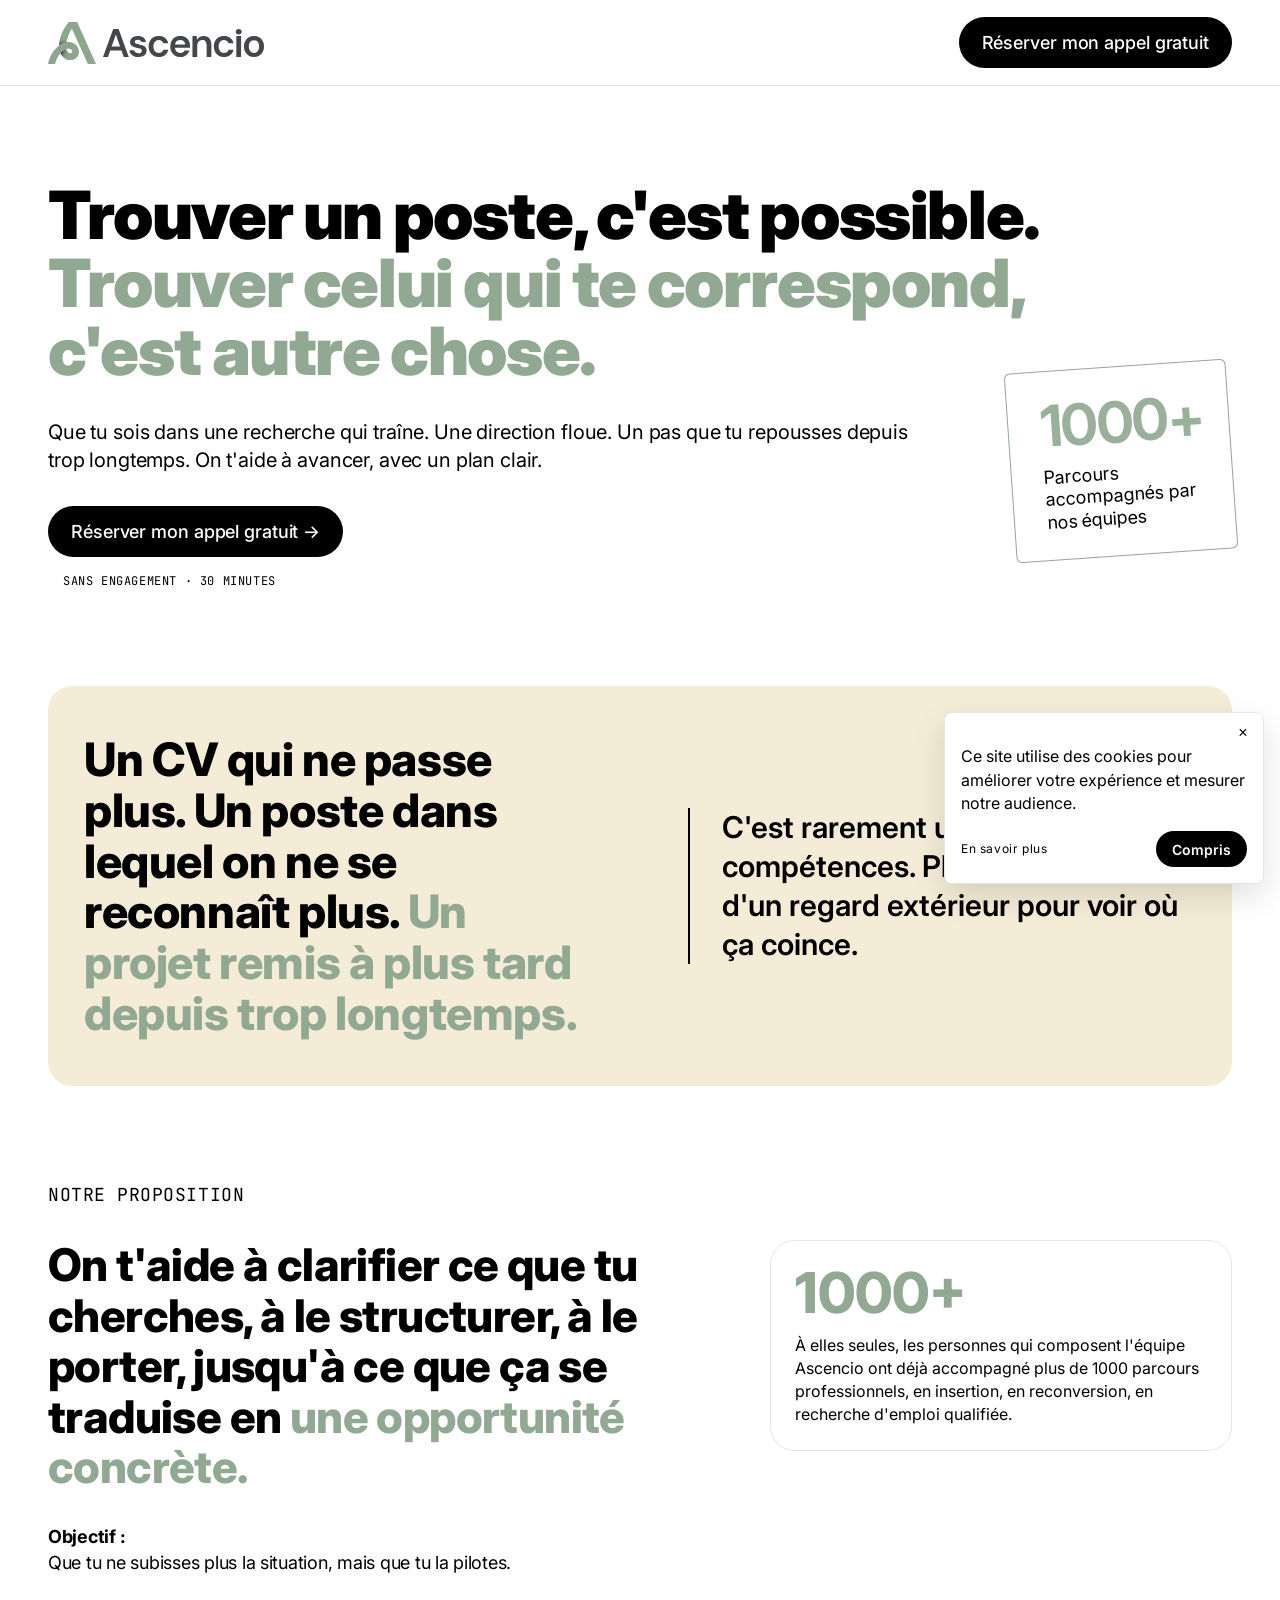
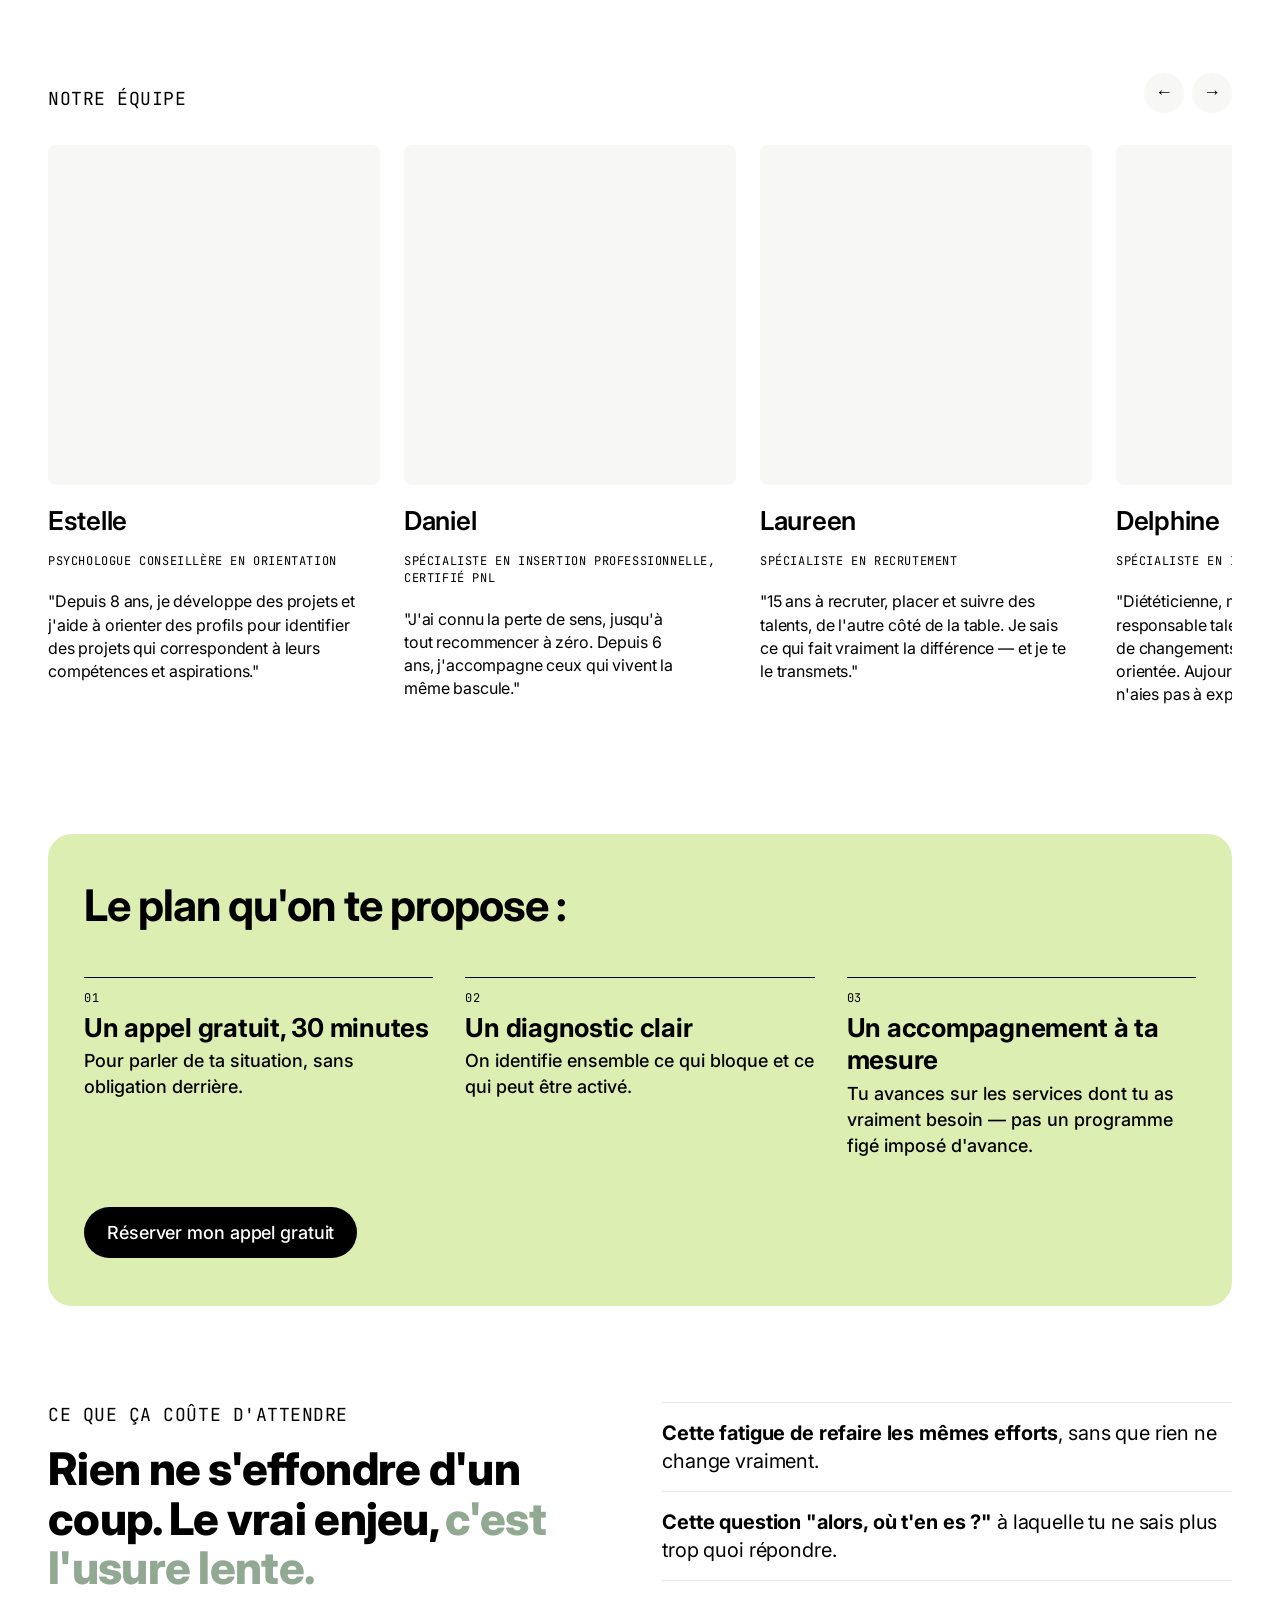
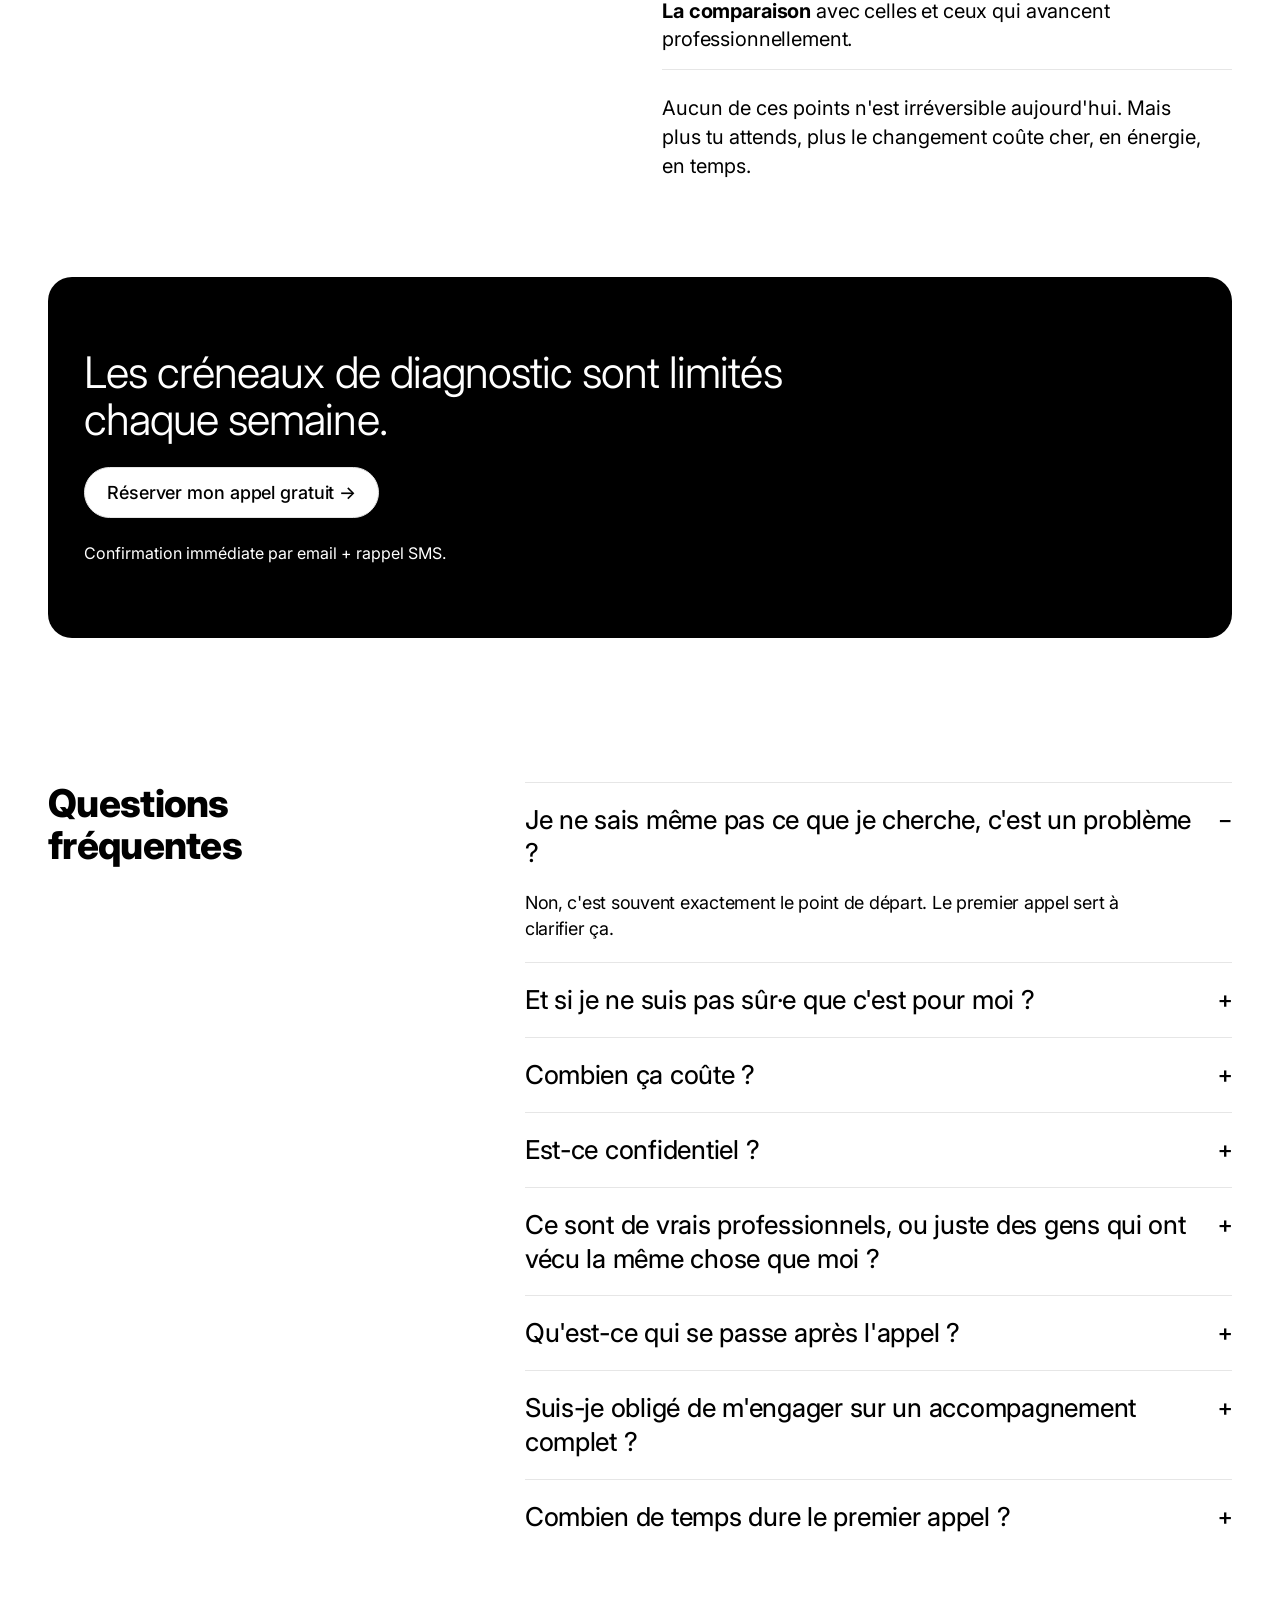
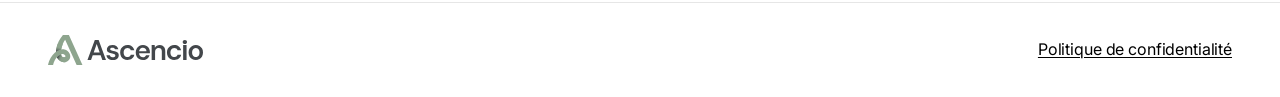
<file: index.html>
<!doctype html>
<html lang="fr">
<head>
<meta charset="utf-8">
<meta name="viewport" content="width=device-width, initial-scale=1">
<meta http-equiv="refresh" content="0; url=/avancer-professionnellement/">
<link rel="canonical" href="https://go.ascencio.ch/avancer-professionnellement/">
<title>Ascencio</title>
</head>
<body>
<p>Redirection en cours… <a href="/avancer-professionnellement/">clique ici si rien ne se passe</a>.</p>
</body>
</html>
</file>
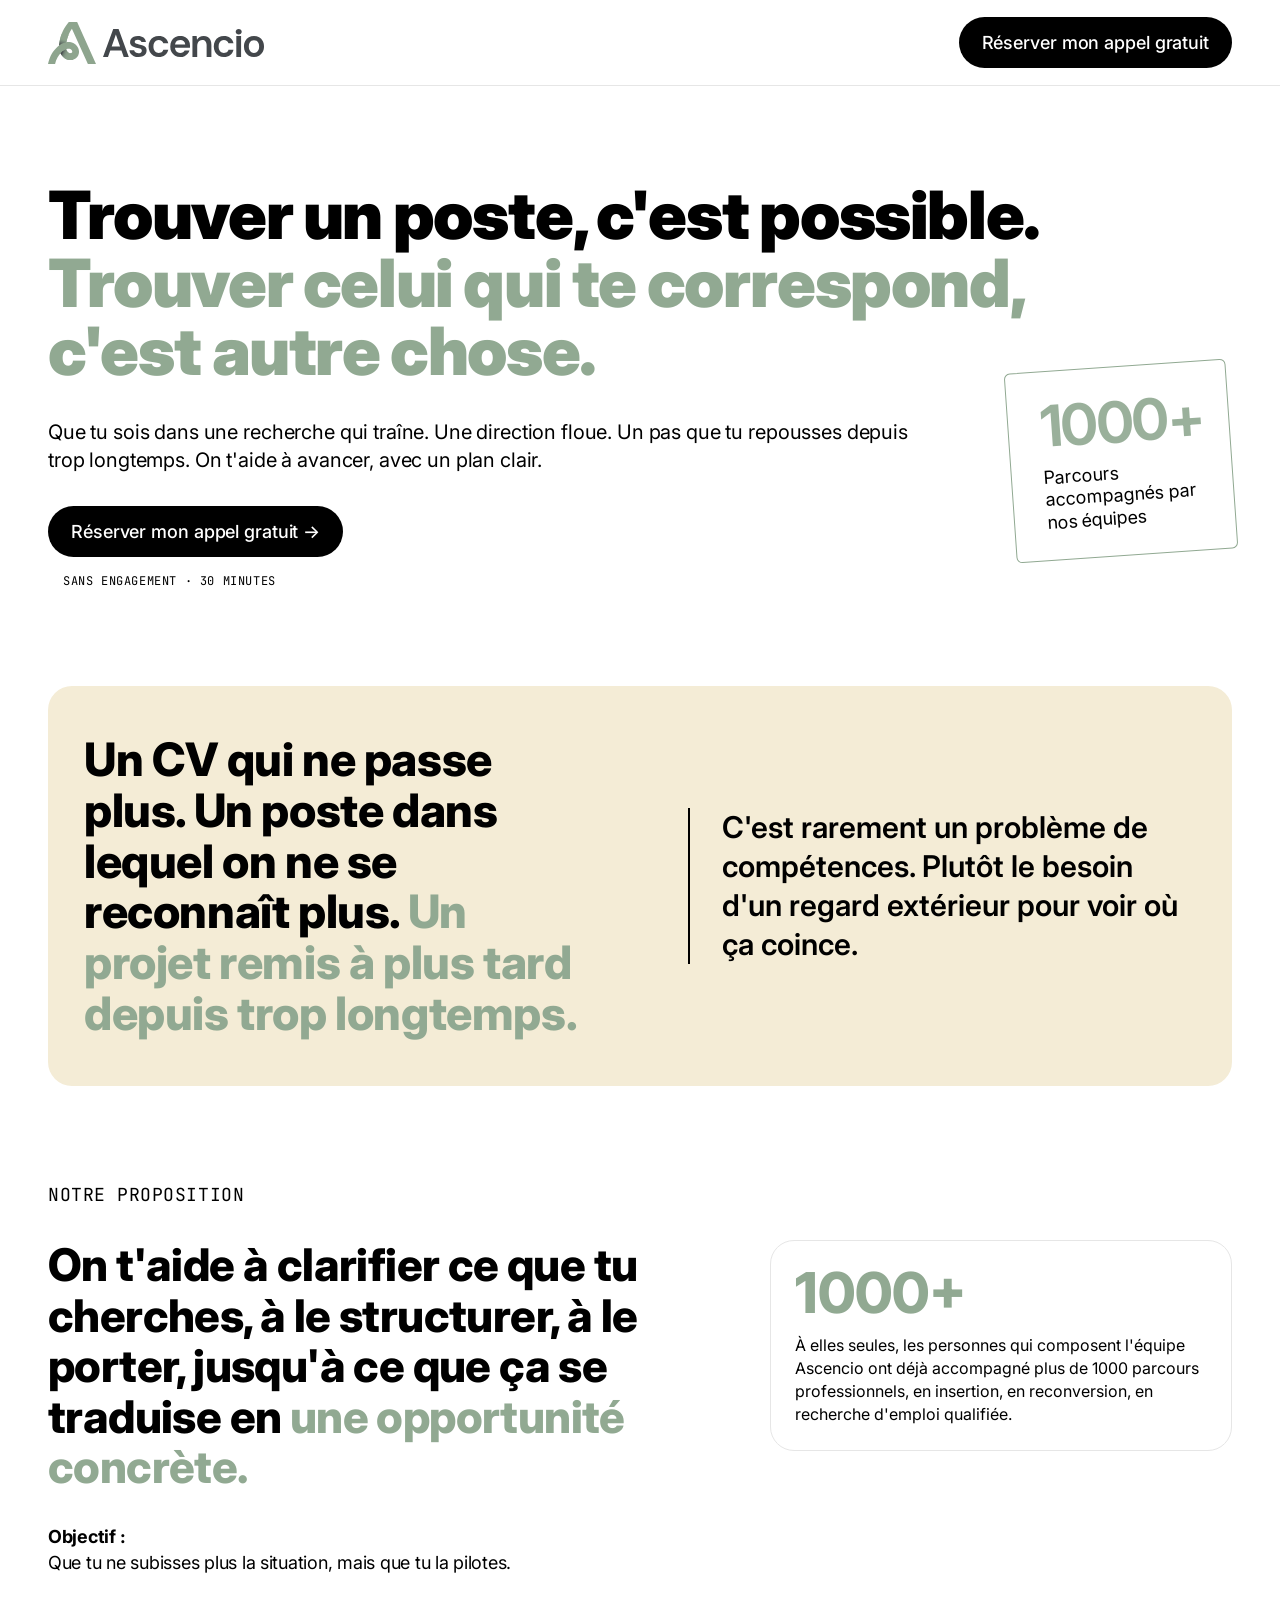
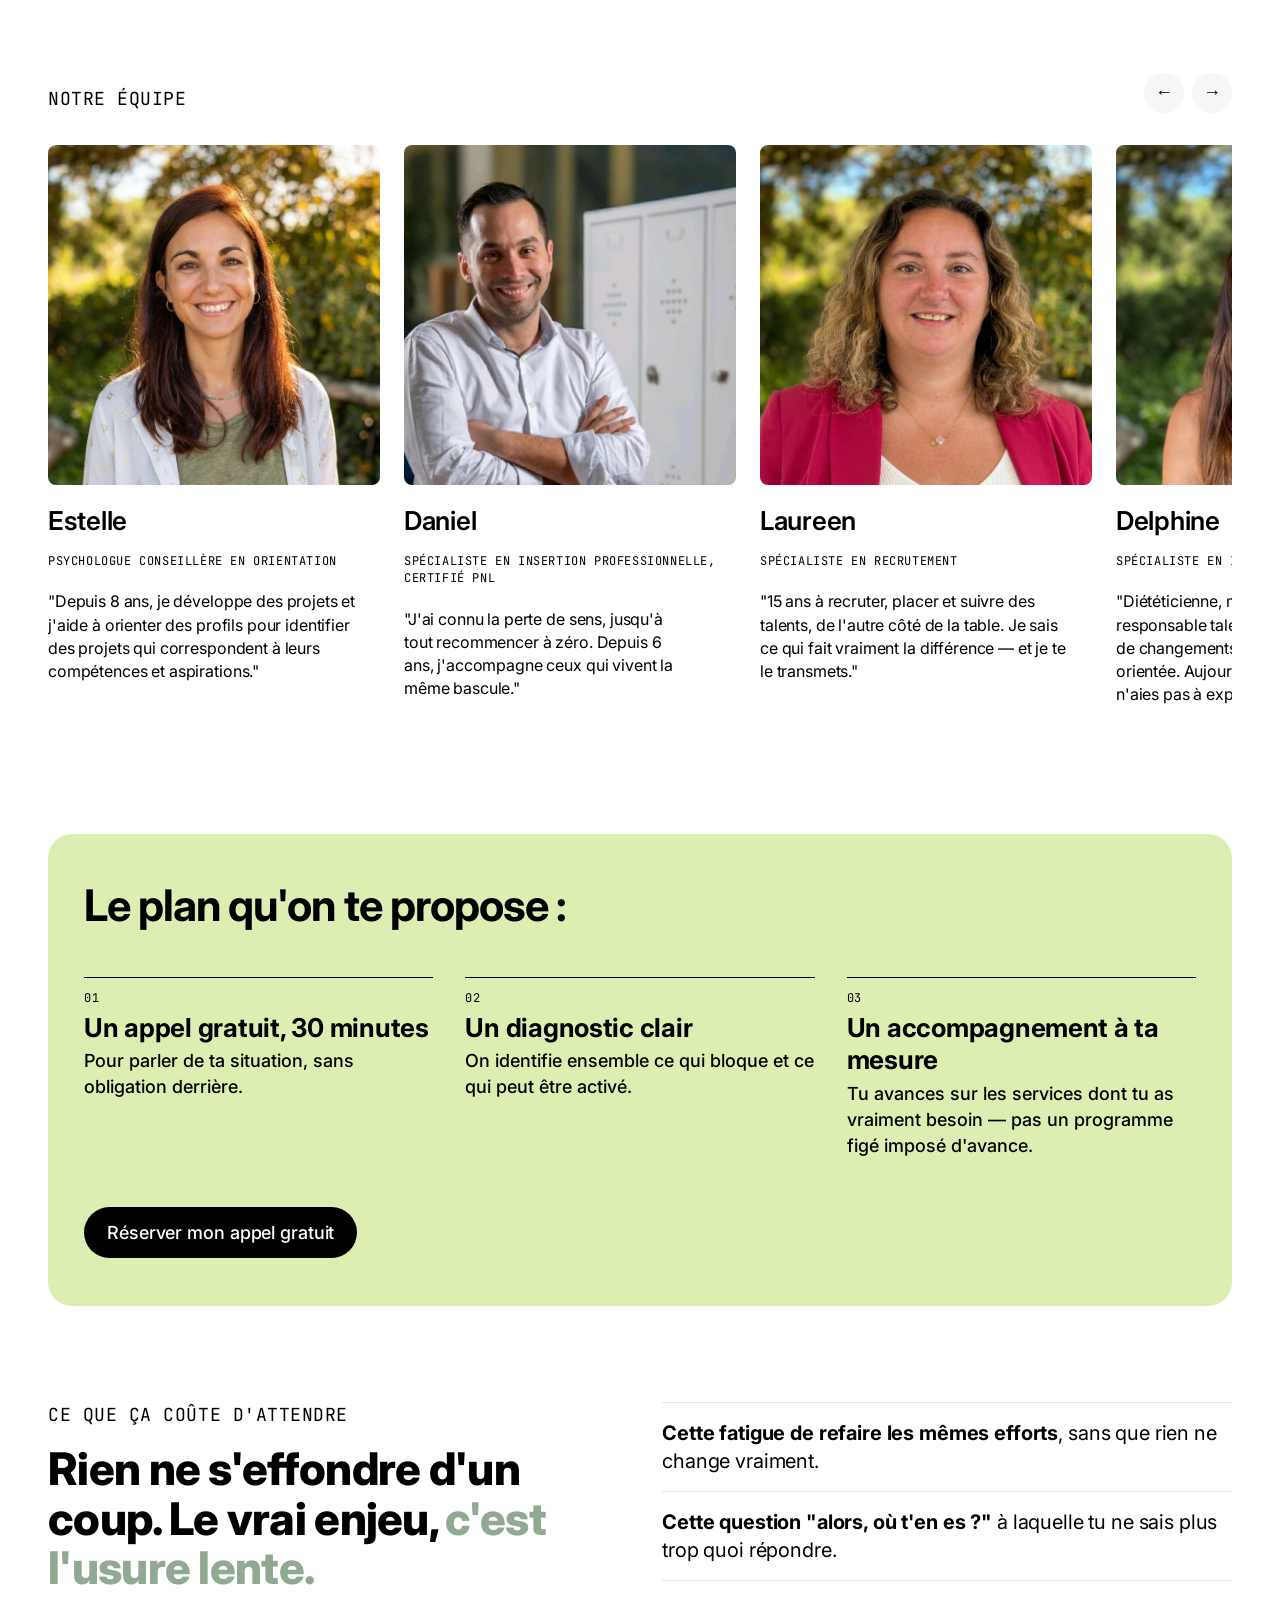
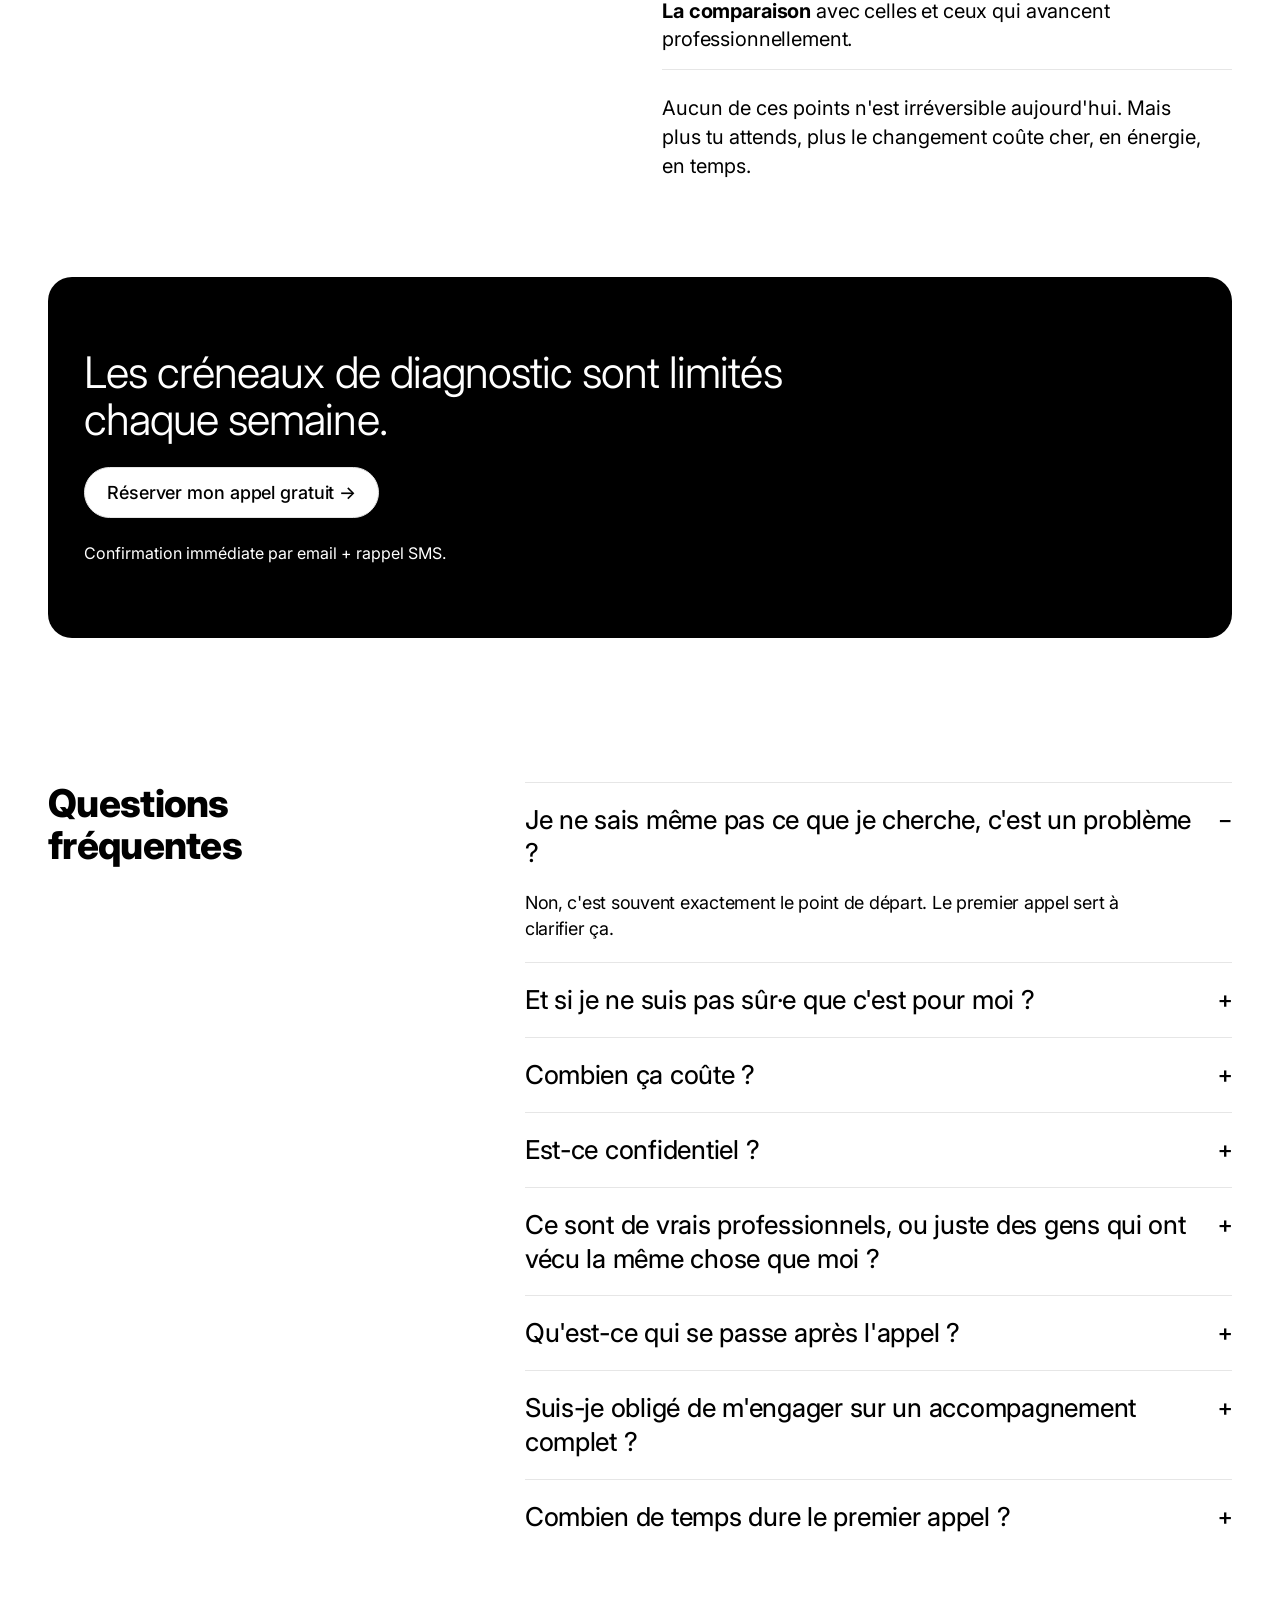
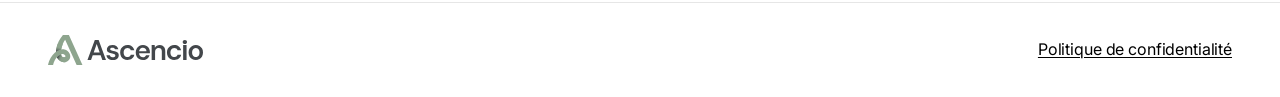
<file: avancer-professionnellement/index.html>
<!doctype html>
<html lang="fr">
<head>
<meta charset="utf-8">
<meta name="viewport" content="width=device-width, initial-scale=1">

<!-- Google Tag Manager container GTM-M7S3R6W7.
     Facebook Pixel and Google Analytics are configured as tags INSIDE
     this container (in the GTM web UI), not hardcoded here. -->
<script>(function(w,d,s,l,i){w[l]=w[l]||[];w[l].push({'gtm.start':
new Date().getTime(),event:'gtm.js'});var f=d.getElementsByTagName(s)[0],
j=d.createElement(s),dl=l!='dataLayer'?'&l='+l:'';j.async=true;j.src=
'https://www.googletagmanager.com/gtm.js?id='+i+dl;f.parentNode.insertBefore(j,f);
})(window,document,'script','dataLayer','GTM-M7S3R6W7');</script>
<!-- End Google Tag Manager -->

<title>Ascencio — Trouver un poste qui te correspond</title>
<meta name="description" content="Un appel gratuit de 30 minutes pour clarifier ta recherche d'emploi et construire un plan concret, sans engagement.">

<meta property="og:type" content="website">
<meta property="og:title" content="Ascencio — Trouver un poste qui te correspond">
<meta property="og:description" content="Un appel gratuit de 30 minutes pour clarifier ta recherche d'emploi et construire un plan concret, sans engagement.">
<meta property="og:image" content="../assets/images/team/estelle.webp">
<meta name="twitter:card" content="summary_large_image">

<!-- Fonts: preconnected + swapped in so first paint never blocks on them -->
<link rel="preconnect" href="https://fonts.googleapis.com">
<link rel="preconnect" href="https://fonts.gstatic.com" crossorigin>
<link rel="stylesheet" href="https://fonts.googleapis.com/css2?family=Inter:opsz,wght@14..32,100..900&family=JetBrains+Mono:wght@100..800&display=swap">

<link rel="icon" href="../assets/images/favicon.svg" type="image/svg+xml">
<link rel="icon" href="../assets/images/favicon-32.png" type="image/png" sizes="32x32">
<link rel="apple-touch-icon" href="../assets/images/apple-touch-icon.png">

<link rel="stylesheet" href="../assets/css/tokens.css">
<link rel="stylesheet" href="../assets/css/components.css">
</head>
<body>
<!-- Google Tag Manager (noscript) -->
<noscript><iframe src="https://www.googletagmanager.com/ns.html?id=GTM-M7S3R6W7" height="0" width="0" style="display:none;visibility:hidden"></iframe></noscript>
<!-- End Google Tag Manager (noscript) -->

<header class="site-header">
  <div class="header-inner container">
    <img class="logo" src="../assets/images/logo-ascensio.svg" width="217" height="42" alt="Ascensio">
    <a class="btn btn-primary" href="/reserver/" data-cta="reserver">Réserver mon appel gratuit</a>
  </div>
</header>

<main>

  <!-- ===== Hero ===== -->
  <section class="hero" data-component="hero">
    <div class="container">
      <h1 class="hero-title">Trouver un poste, c'est possible. <span class="accent">Trouver celui qui te correspond, c'est autre chose.</span></h1>
      <p class="hero-sub">Que tu sois dans une recherche qui traîne. Une direction floue. Un pas que tu repousses depuis trop longtemps. On t'aide à avancer, avec un plan clair.</p>
      <div class="hero-actions">
        <div class="hero-cta-col">
          <a class="btn btn-primary btn-block" href="/reserver/" data-cta="reserver">Réserver mon appel gratuit →</a>
          <span class="hero-reassurance">Sans engagement · 30 minutes</span>
        </div>
        <div class="hero-stat">
          <span class="hero-stat-number">1000+</span>
          <span class="hero-stat-label">Parcours accompagnés par nos équipes</span>
        </div>
      </div>
    </div>
  </section>
  <div data-sticky-sentinel aria-hidden="true"></div>

  <!-- ===== Mirror: problem framing (no consequences list for this theme — pull-quote instead) ===== -->
  <section data-component="mirror">
    <div class="container">
      <div class="color-block color-block--cream">
        <div class="mirror-grid mirror-grid--center">
          <div>
            <h2 class="mirror-title">Un CV qui ne passe plus. Un poste dans lequel on ne se reconnaît plus. <span class="accent">Un projet remis à plus tard depuis trop longtemps.</span></h2>
          </div>
          <blockquote class="mirror-quote">C'est rarement un problème de compétences. Plutôt le besoin d'un regard extérieur pour voir où ça coince.</blockquote>
        </div>
      </div>
    </div>
  </section>

  <!-- ===== Proposition ===== -->
  <section class="proposition" data-component="proposition">
    <div class="container">
      <div class="proposition-eyebrow">Notre proposition</div>
      <div class="proposition-grid">
        <div>
          <h2 class="proposition-title">On t'aide à clarifier ce que tu cherches, à le structurer, à le porter, jusqu'à ce que ça se traduise en <span class="accent">une opportunité concrète.</span></h2>
          <p class="proposition-goal"><strong>Objectif :</strong><br>Que tu ne subisses plus la situation, mais que tu la pilotes.</p>
        </div>
        <div class="proposition-card">
          <div class="stat-number">1000+</div>
          <p>À elles seules, les personnes qui composent l'équipe Ascencio ont déjà accompagné plus de 1000 parcours professionnels, en insertion, en reconversion, en recherche d'emploi qualifiée.</p>
        </div>
      </div>
    </div>
  </section>

  <!-- ===== Team ===== -->
  <section class="team" data-component="team" aria-label="Notre équipe">
    <div class="team-head container">
      <div class="team-eyebrow">Notre équipe</div>
      <div class="team-controls">
        <button type="button" class="icon-btn" data-rail-prev aria-label="Profil précédent">←</button>
        <button type="button" class="icon-btn" data-rail-next aria-label="Profil suivant">→</button>
      </div>
    </div>
    <div class="team-rail-outer">
    <div class="team-rail-mask">
    <ul class="team-rail" data-rail>
      <li class="team-card">
        <img class="team-photo" src="../assets/images/team/estelle.webp" width="780" height="780" alt="Estelle" loading="lazy" decoding="async">
        <div class="team-name">Estelle</div>
        <div class="team-role">Psychologue conseillère en orientation</div>
        <p class="team-quote">"Depuis 8 ans, je développe des projets et j'aide à orienter des profils pour identifier des projets qui correspondent à leurs compétences et aspirations."</p>
      </li>
      <li class="team-card">
        <img class="team-photo" src="../assets/images/team/daniel.webp" width="780" height="780" alt="Daniel" loading="lazy" decoding="async">
        <div class="team-name">Daniel</div>
        <div class="team-role">Spécialiste en insertion professionnelle, certifié PNL</div>
        <p class="team-quote">"J'ai connu la perte de sens, jusqu'à tout recommencer à zéro. Depuis 6 ans, j'accompagne ceux qui vivent la même bascule."</p>
      </li>
      <li class="team-card">
        <img class="team-photo" src="../assets/images/team/laureen.webp" width="780" height="780" alt="Laureen" loading="lazy" decoding="async">
        <div class="team-name">Laureen</div>
        <div class="team-role">Spécialiste en recrutement</div>
        <p class="team-quote">"15 ans à recruter, placer et suivre des talents, de l'autre côté de la table. Je sais ce qui fait vraiment la différence — et je te le transmets."</p>
      </li>
      <li class="team-card">
        <img class="team-photo" src="../assets/images/team/delphine.webp" width="780" height="780" alt="Delphine" loading="lazy" decoding="async">
        <div class="team-name">Delphine</div>
        <div class="team-role">Spécialiste en insertion professionnelle</div>
        <p class="team-quote">"Diététicienne, manager événementiel, responsable talents : ma carrière a été faite de changements faute d'avoir été bien orientée. Aujourd'hui, je m'assure que toi, tu n'aies pas à expérimenter mon vécu."</p>
      </li>
      <li class="team-card">
        <img class="team-photo" src="../assets/images/team/alexandre.webp" width="780" height="780" alt="Alexandre" loading="lazy" decoding="async">
        <div class="team-name">Alexandre</div>
        <div class="team-role">Psychologue conseiller en orientation</div>
        <p class="team-quote">"Mon parcours professionnel a commencé à 14 ans et m’a appris qu’une trajectoire n’est jamais toute tracée. Aujourd’hui, j’aide chacun à questionner ses choix, à trouver du sens et à construire un projet qui lui ressemble."</p>
      </li>
    </ul>
    </div>
    </div>
  </section>

  <!-- ===== Plan ===== -->
  <section data-component="plan">
    <div class="container">
      <div class="color-block color-block--lime">
        <h2 class="plan-title">Le plan qu'on te propose :</h2>
        <ol class="plan-list">
          <li class="plan-item">
            <span class="plan-num">01</span>
            <strong>Un appel gratuit, 30 minutes</strong>
            <span>Pour parler de ta situation, sans obligation derrière.</span>
          </li>
          <li class="plan-item">
            <span class="plan-num">02</span>
            <strong>Un diagnostic clair</strong>
            <span>On identifie ensemble ce qui bloque et ce qui peut être activé.</span>
          </li>
          <li class="plan-item">
            <span class="plan-num">03</span>
            <strong>Un accompagnement à ta mesure</strong>
            <span>Tu avances sur les services dont tu as vraiment besoin — pas un programme figé imposé d'avance.</span>
          </li>
        </ol>
        <div class="plan-cta">
          <a class="btn btn-primary btn-block" href="/reserver/" data-cta="reserver">Réserver mon appel gratuit</a>
        </div>
      </div>
    </div>
  </section>

  <!-- ===== Cost of waiting ===== -->
  <section class="cost" data-component="cost">
    <div class="container">
      <div class="cost-grid">
        <div>
          <div class="cost-eyebrow">Ce que ça coûte d'attendre</div>
          <h2 class="cost-title">Rien ne s'effondre d'un coup. Le vrai enjeu, <span class="accent">c'est l'usure lente.</span></h2>
        </div>
        <div>
          <div class="cost-list">
            <div><strong>Cette fatigue de refaire les mêmes efforts</strong>, sans que rien ne change vraiment.</div>
            <div><strong>Cette question "alors, où t'en es ?"</strong> à laquelle tu ne sais plus trop quoi répondre.</div>
            <div><strong>La comparaison</strong> avec celles et ceux qui avancent professionnellement.</div>
          </div>
          <p class="cost-note">Aucun de ces points n'est irréversible aujourd'hui. Mais plus tu attends, plus le changement coûte cher, en énergie, en temps.</p>
        </div>
      </div>
    </div>
  </section>

  <!-- ===== Scarcity / secondary CTA ===== -->
  <section class="scarcity-section" data-component="scarcity">
    <div class="container">
      <div class="color-block color-block--dark scarcity">
        <h2 class="scarcity-title">Les créneaux de diagnostic sont limités chaque semaine.</h2>
        <a class="btn btn-secondary btn-block" href="/reserver/" data-cta="reserver">Réserver mon appel gratuit →</a>
        <div class="scarcity-note">Confirmation immédiate par email + rappel SMS.</div>
      </div>
    </div>
  </section>

  <!-- ===== FAQ ===== -->
  <section class="faq" data-component="faq">
    <div class="container">
      <div class="faq-grid">
        <h2 class="faq-title">Questions fréquentes</h2>
        <div class="faq-list">
          <details class="faq-item" open>
            <summary>Je ne sais même pas ce que je cherche, c'est un problème ?</summary>
            <p>Non, c'est souvent exactement le point de départ. Le premier appel sert à clarifier ça.</p>
          </details>
          <details class="faq-item">
            <summary>Et si je ne suis pas sûr·e que c'est pour moi ?</summary>
            <p>L'appel n'engage à rien. S'il s'avère qu'on n'est pas la bonne réponse, on te le dira aussi.</p>
          </details>
          <details class="faq-item">
            <summary>Combien ça coûte ?</summary>
            <p>Ça dépend de ce dont tu as besoin, c'est justement ce que le premier appel permet de clarifier. Nos accompagnements démarrent à 150.–/h.</p>
          </details>
          <details class="faq-item">
            <summary>Est-ce confidentiel ?</summary>
            <p>Oui, entièrement. Rien n'est partagé.</p>
          </details>
          <details class="faq-item">
            <summary>Ce sont de vrais professionnels, ou juste des gens qui ont vécu la même chose que moi ?</summary>
            <p>Les deux à la fois. Chacun est sélectionné pour sa formation certifiée mais aussi pour son vécu personnel qui vient enrichir l'accompagnement, pas le remplacer.</p>
          </details>
          <details class="faq-item">
            <summary>Qu'est-ce qui se passe après l'appel ?</summary>
            <p>Une lecture claire de ta situation, et, si ça a du sens, une proposition adaptée d'accompagnement. Aucune obligation.</p>
          </details>
          <details class="faq-item">
            <summary>Suis-je obligé de m'engager sur un accompagnement complet ?</summary>
            <p>Non. Chaque accompagnement est sans engagement.</p>
          </details>
          <details class="faq-item">
            <summary>Combien de temps dure le premier appel ?</summary>
            <p>30 minutes, sans engagement.</p>
          </details>
        </div>
      </div>
    </div>
  </section>

</main>

<footer class="site-footer">
  <div class="container footer-inner">
    <img class="logo" src="../assets/images/logo-ascensio.svg" width="150" height="29" alt="Ascensio">
    <div class="footer-meta">
      <a class="footer-link" href="../politique-confidentialite/">Politique de confidentialité</a>
    </div>
  </div>
</footer>

<div class="sticky-cta" data-sticky-cta>
  <span>Réserver mon appel gratuit</span>
  <a class="btn btn-primary" href="/reserver/" data-cta="reserver">Réserver</a>
</div>

<div class="cookie-notice" data-cookie-notice hidden>
  <button type="button" class="cookie-notice-close" data-cookie-close aria-label="Fermer">×</button>
  <p class="cookie-notice-text">Ce site utilise des cookies pour améliorer votre expérience et mesurer notre audience.</p>
  <div class="cookie-notice-actions">
    <a class="cookie-notice-link" href="../politique-confidentialite/">En savoir plus</a>
    <button type="button" class="cookie-notice-accept" data-cookie-accept>Compris</button>
  </div>
</div>

<script src="../assets/js/main.js" defer></script>
</body>
</html>
</file>
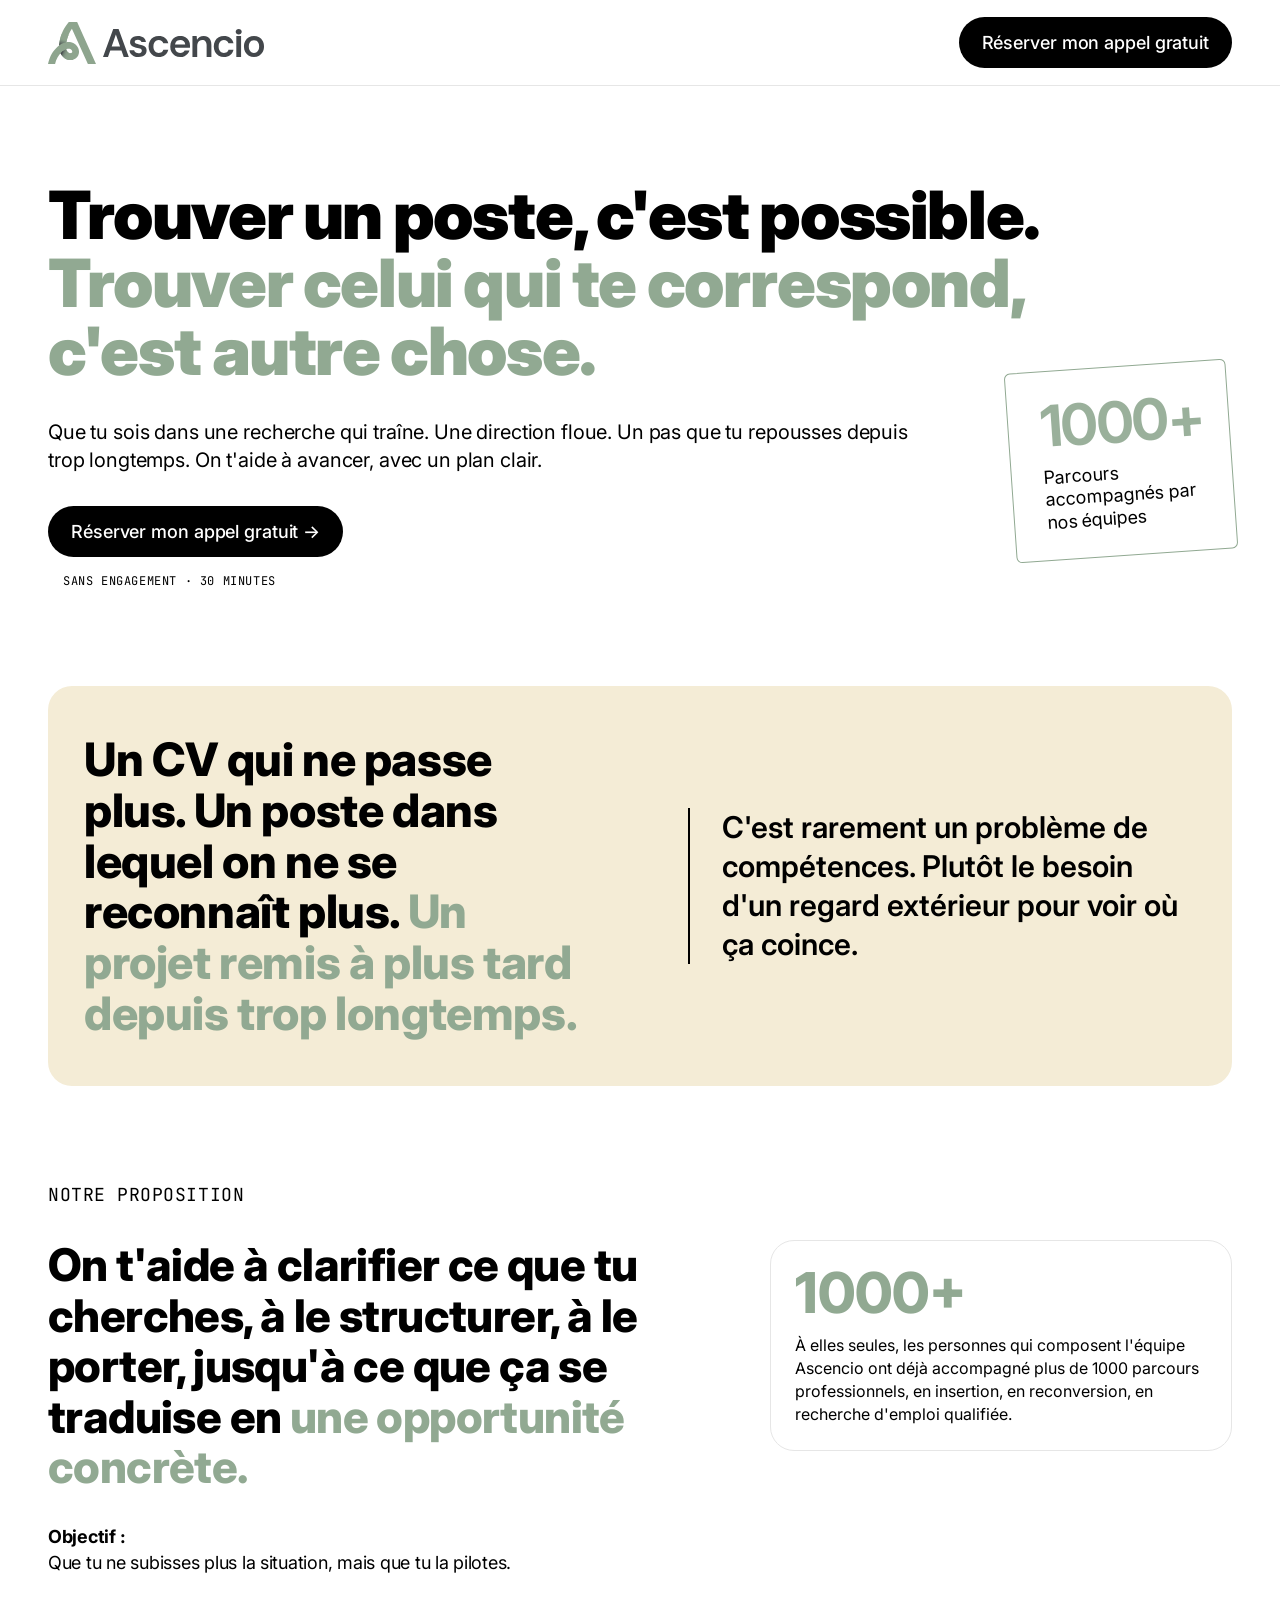
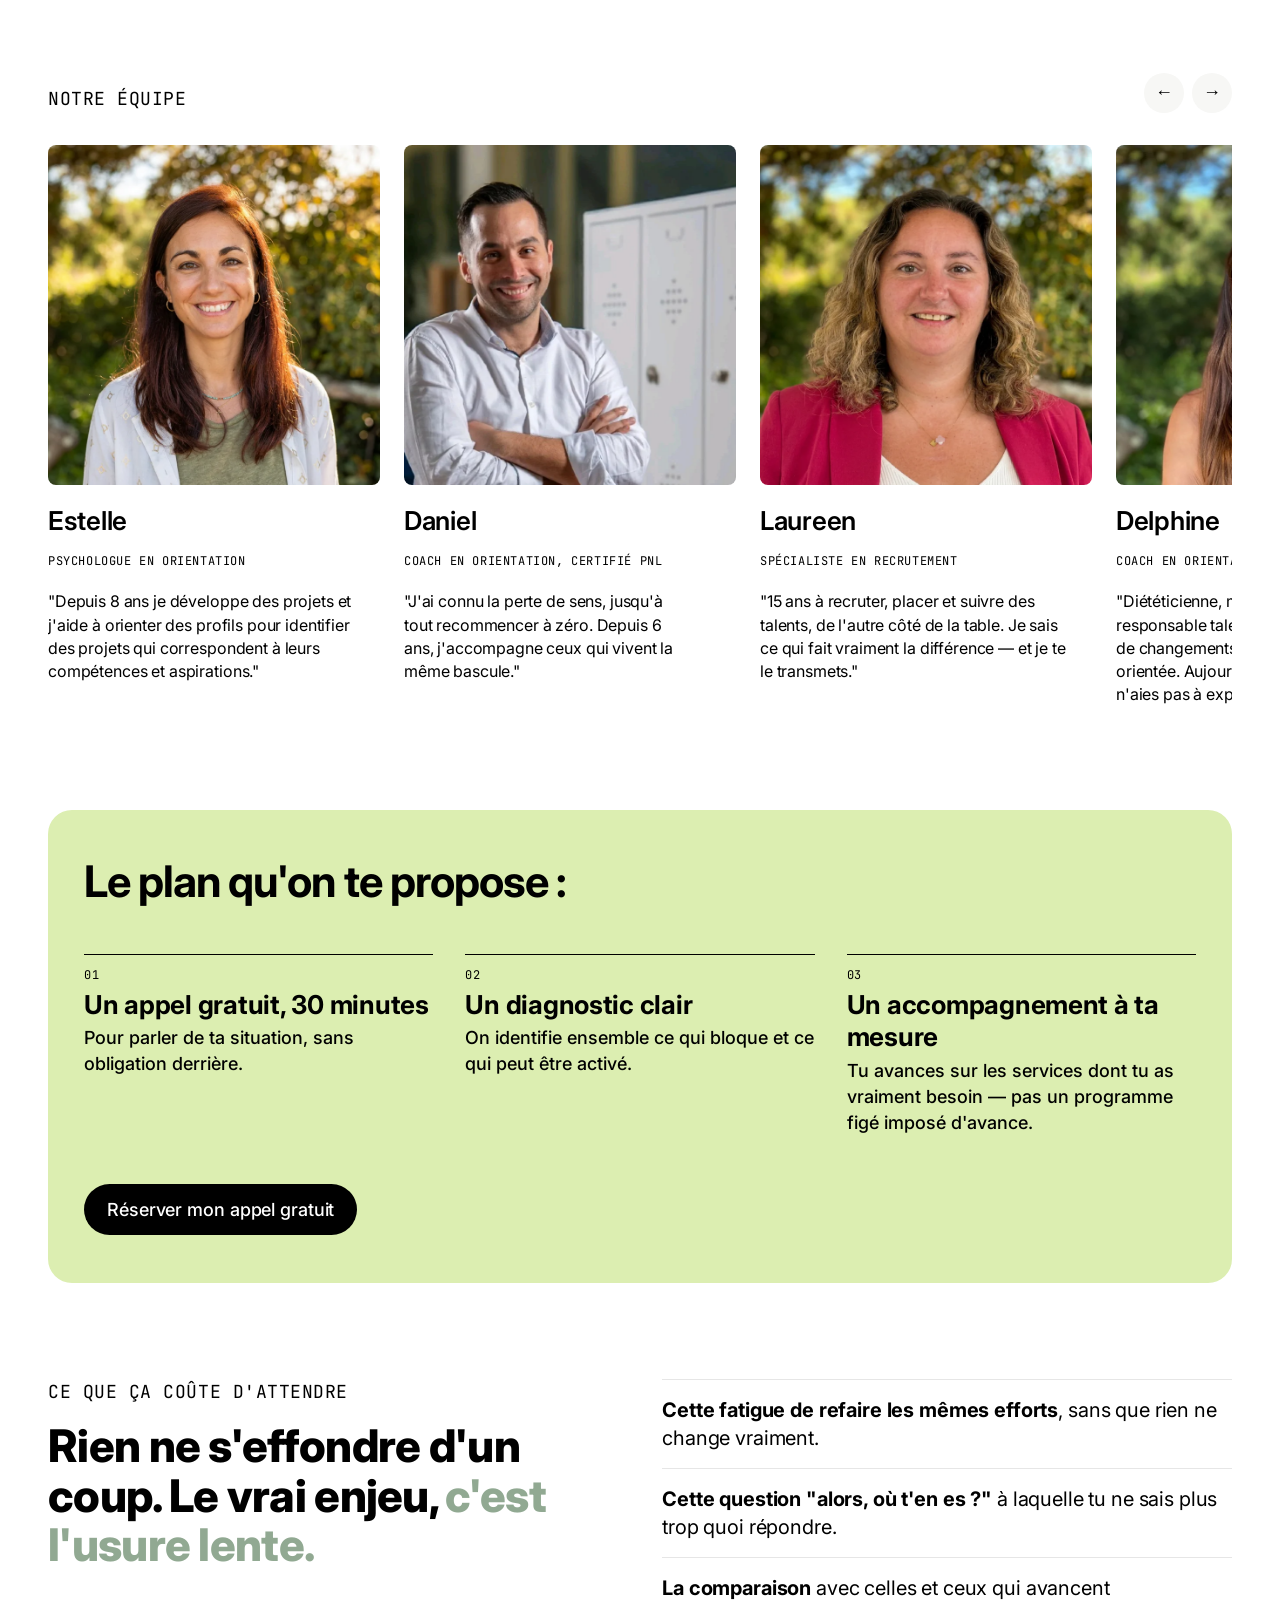
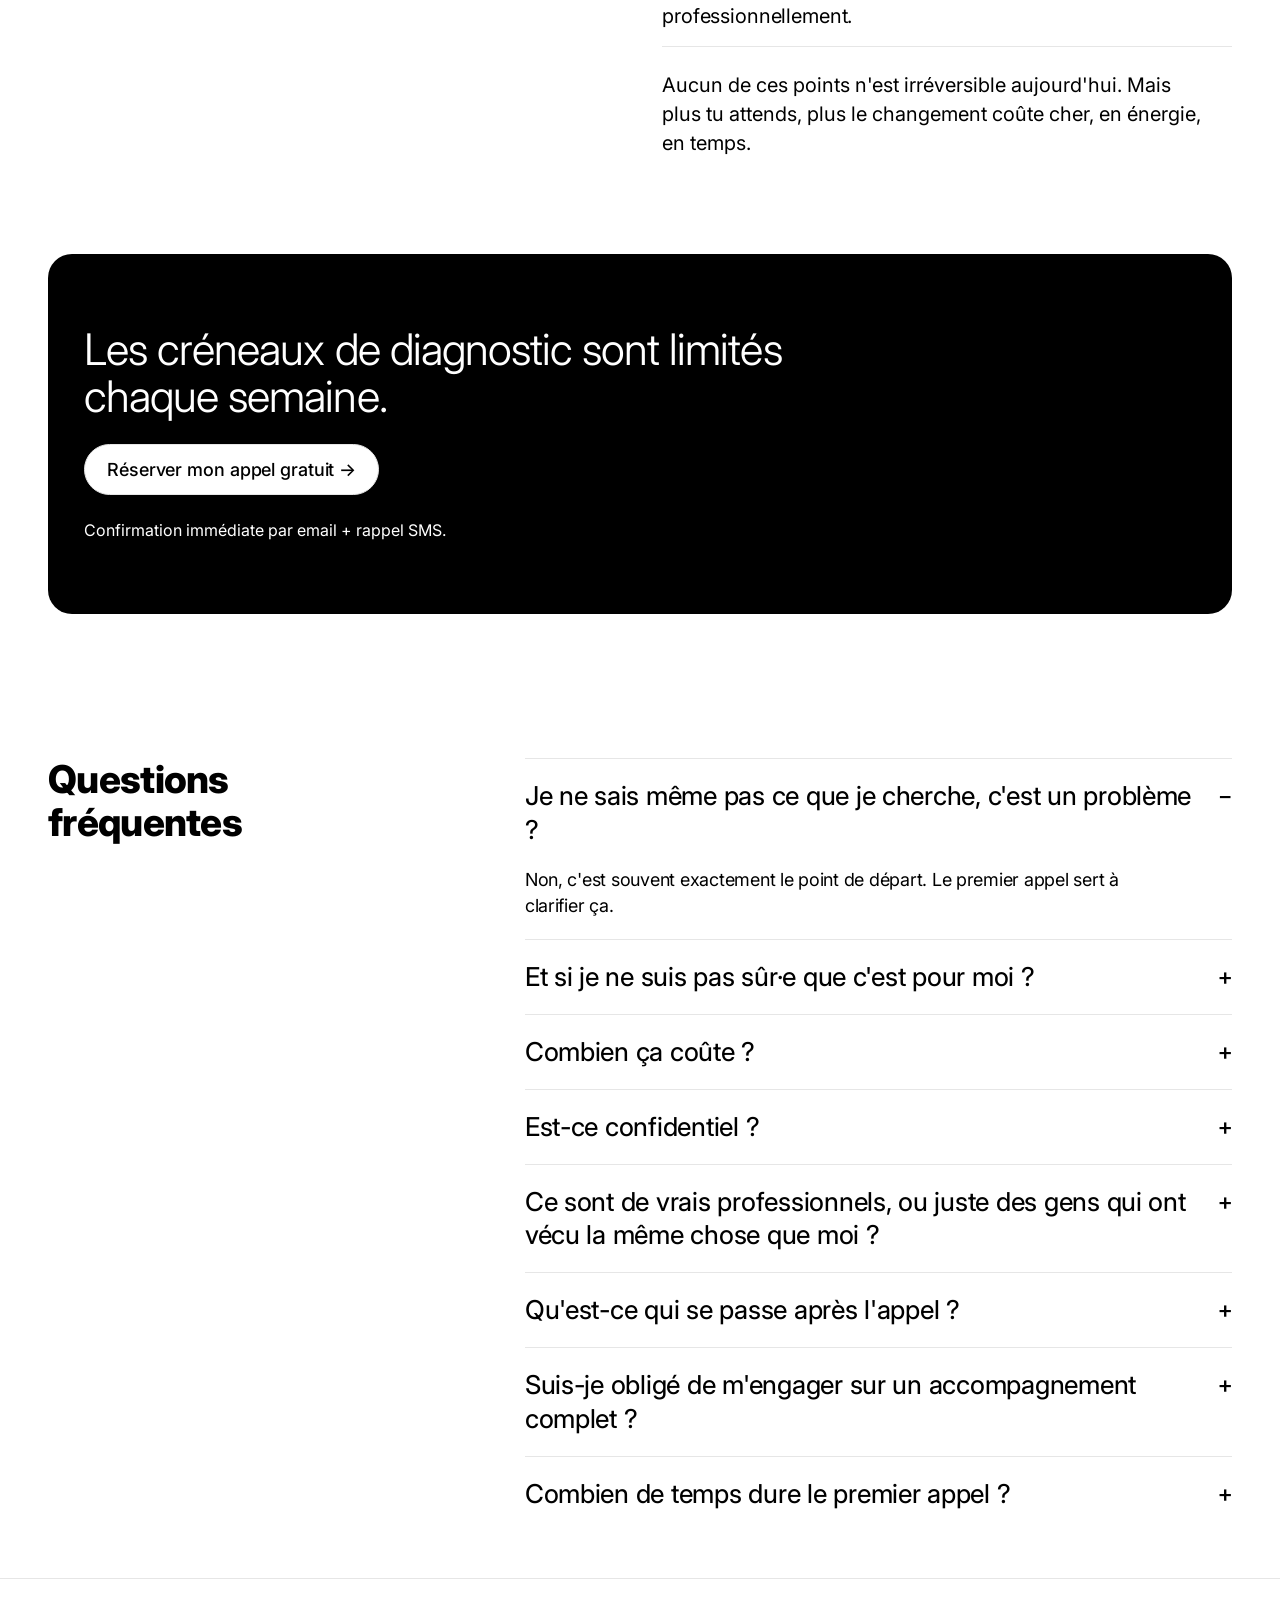
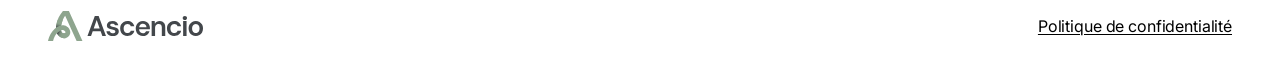
<file: celui-qui-te-correspond/index.html>
<!doctype html>
<html lang="fr">
<head>
<meta charset="utf-8">
<meta name="viewport" content="width=device-width, initial-scale=1">

<!-- Google Tag Manager container GTM-M7S3R6W7.
     Facebook Pixel and Google Analytics are configured as tags INSIDE
     this container (in the GTM web UI), not hardcoded here. -->
<script>(function(w,d,s,l,i){w[l]=w[l]||[];w[l].push({'gtm.start':
new Date().getTime(),event:'gtm.js'});var f=d.getElementsByTagName(s)[0],
j=d.createElement(s),dl=l!='dataLayer'?'&l='+l:'';j.async=true;j.src=
'https://www.googletagmanager.com/gtm.js?id='+i+dl;f.parentNode.insertBefore(j,f);
})(window,document,'script','dataLayer','GTM-M7S3R6W7');</script>
<!-- End Google Tag Manager -->

<title>Ascencio — Trouver un poste qui te correspond</title>
<meta name="description" content="Un appel gratuit de 30 minutes pour clarifier ta recherche d'emploi et construire un plan concret, sans engagement.">

<meta property="og:type" content="website">
<meta property="og:title" content="Ascencio — Trouver un poste qui te correspond">
<meta property="og:description" content="Un appel gratuit de 30 minutes pour clarifier ta recherche d'emploi et construire un plan concret, sans engagement.">
<meta property="og:image" content="../assets/images/team/estelle.webp">
<meta name="twitter:card" content="summary_large_image">

<!-- Fonts: preconnected + swapped in so first paint never blocks on them -->
<link rel="preconnect" href="https://fonts.googleapis.com">
<link rel="preconnect" href="https://fonts.gstatic.com" crossorigin>
<link rel="stylesheet" href="https://fonts.googleapis.com/css2?family=Inter:opsz,wght@14..32,100..900&family=JetBrains+Mono:wght@100..800&display=swap">

<link rel="icon" href="../assets/images/favicon.svg" type="image/svg+xml">
<link rel="icon" href="../assets/images/favicon-32.png" type="image/png" sizes="32x32">
<link rel="apple-touch-icon" href="../assets/images/apple-touch-icon.png">

<link rel="stylesheet" href="../assets/css/tokens.css">
<link rel="stylesheet" href="../assets/css/components.css">
</head>
<body>
<!-- Google Tag Manager (noscript) -->
<noscript><iframe src="https://www.googletagmanager.com/ns.html?id=GTM-M7S3R6W7" height="0" width="0" style="display:none;visibility:hidden"></iframe></noscript>
<!-- End Google Tag Manager (noscript) -->

<header class="site-header">
  <div class="header-inner container">
    <img class="logo" src="../assets/images/logo-ascensio.svg" width="217" height="42" alt="Ascensio">
    <a class="btn btn-primary" href="https://calendly.com/ascencio-ch/30min" target="_blank" rel="noopener noreferrer">Réserver mon appel gratuit</a>
  </div>
</header>

<main>

  <!-- ===== Hero ===== -->
  <section class="hero" data-component="hero">
    <div class="container">
      <h1 class="hero-title">Trouver un poste, c'est possible. <span class="accent">Trouver celui qui te correspond, c'est autre chose.</span></h1>
      <p class="hero-sub">Que tu sois dans une recherche qui traîne. Une direction floue. Un pas que tu repousses depuis trop longtemps. On t'aide à avancer, avec un plan clair.</p>
      <div class="hero-actions">
        <div class="hero-cta-col">
          <a class="btn btn-primary btn-block" href="https://calendly.com/ascencio-ch/30min" target="_blank" rel="noopener noreferrer">Réserver mon appel gratuit →</a>
          <span class="hero-reassurance">Sans engagement · 30 minutes</span>
        </div>
        <div class="hero-stat">
          <span class="hero-stat-number">1000+</span>
          <span class="hero-stat-label">Parcours accompagnés par nos équipes</span>
        </div>
      </div>
    </div>
  </section>
  <div data-sticky-sentinel aria-hidden="true"></div>

  <!-- ===== Mirror: problem framing (no consequences list for this theme — pull-quote instead) ===== -->
  <section data-component="mirror">
    <div class="container">
      <div class="color-block color-block--cream">
        <div class="mirror-grid mirror-grid--center">
          <div>
            <h2 class="mirror-title">Un CV qui ne passe plus. Un poste dans lequel on ne se reconnaît plus. <span class="accent">Un projet remis à plus tard depuis trop longtemps.</span></h2>
          </div>
          <blockquote class="mirror-quote">C'est rarement un problème de compétences. Plutôt le besoin d'un regard extérieur pour voir où ça coince.</blockquote>
        </div>
      </div>
    </div>
  </section>

  <!-- ===== Proposition ===== -->
  <section class="proposition" data-component="proposition">
    <div class="container">
      <div class="proposition-eyebrow">Notre proposition</div>
      <div class="proposition-grid">
        <div>
          <h2 class="proposition-title">On t'aide à clarifier ce que tu cherches, à le structurer, à le porter, jusqu'à ce que ça se traduise en <span class="accent">une opportunité concrète.</span></h2>
          <p class="proposition-goal"><strong>Objectif :</strong><br>Que tu ne subisses plus la situation, mais que tu la pilotes.</p>
        </div>
        <div class="proposition-card">
          <div class="stat-number">1000+</div>
          <p>À elles seules, les personnes qui composent l'équipe Ascencio ont déjà accompagné plus de 1000 parcours professionnels, en insertion, en reconversion, en recherche d'emploi qualifiée.</p>
        </div>
      </div>
    </div>
  </section>

  <!-- ===== Team ===== -->
  <section class="team" data-component="team" aria-label="Notre équipe">
    <div class="team-head container">
      <div class="team-eyebrow">Notre équipe</div>
      <div class="team-controls">
        <button type="button" class="icon-btn" data-rail-prev aria-label="Profil précédent">←</button>
        <button type="button" class="icon-btn" data-rail-next aria-label="Profil suivant">→</button>
      </div>
    </div>
    <div class="team-rail-outer">
    <div class="team-rail-mask">
    <ul class="team-rail" data-rail>
      <li class="team-card">
        <img class="team-photo" src="../assets/images/team/estelle.webp" width="780" height="780" alt="Estelle" loading="lazy" decoding="async">
        <div class="team-name">Estelle</div>
        <div class="team-role">Psychologue en orientation</div>
        <p class="team-quote">"Depuis 8 ans je développe des projets et j'aide à orienter des profils pour identifier des projets qui correspondent à leurs compétences et aspirations."</p>
      </li>
      <li class="team-card">
        <img class="team-photo" src="../assets/images/team/daniel.webp" width="780" height="780" alt="Daniel" loading="lazy" decoding="async">
        <div class="team-name">Daniel</div>
        <div class="team-role">Coach en orientation, certifié PNL</div>
        <p class="team-quote">"J'ai connu la perte de sens, jusqu'à tout recommencer à zéro. Depuis 6 ans, j'accompagne ceux qui vivent la même bascule."</p>
      </li>
      <li class="team-card">
        <img class="team-photo" src="../assets/images/team/laureen.webp" width="780" height="780" alt="Laureen" loading="lazy" decoding="async">
        <div class="team-name">Laureen</div>
        <div class="team-role">Spécialiste en recrutement</div>
        <p class="team-quote">"15 ans à recruter, placer et suivre des talents, de l'autre côté de la table. Je sais ce qui fait vraiment la différence — et je te le transmets."</p>
      </li>
      <li class="team-card">
        <img class="team-photo" src="../assets/images/team/delphine.webp" width="780" height="780" alt="Delphine" loading="lazy" decoding="async">
        <div class="team-name">Delphine</div>
        <div class="team-role">Coach en orientation</div>
        <p class="team-quote">"Diététicienne, manager événementiel, responsable talents : ma carrière a été faite de changements faute d'avoir été bien orientée. Aujourd'hui, je m'assure que toi, tu n'aies pas à expérimenter mon vécu."</p>
      </li>
      <li class="team-card">
        <img class="team-photo" src="../assets/images/team/alice.webp" width="390" height="520" alt="Alice" loading="lazy" decoding="async">
        <div class="team-name">Alice</div>
        <div class="team-role">Psychologue en orientation</div>
      </li>
    </ul>
    </div>
    </div>
  </section>

  <!-- ===== Plan ===== -->
  <section data-component="plan">
    <div class="container">
      <div class="color-block color-block--lime">
        <h2 class="plan-title">Le plan qu'on te propose :</h2>
        <ol class="plan-list">
          <li class="plan-item">
            <span class="plan-num">01</span>
            <strong>Un appel gratuit, 30 minutes</strong>
            <span>Pour parler de ta situation, sans obligation derrière.</span>
          </li>
          <li class="plan-item">
            <span class="plan-num">02</span>
            <strong>Un diagnostic clair</strong>
            <span>On identifie ensemble ce qui bloque et ce qui peut être activé.</span>
          </li>
          <li class="plan-item">
            <span class="plan-num">03</span>
            <strong>Un accompagnement à ta mesure</strong>
            <span>Tu avances sur les services dont tu as vraiment besoin — pas un programme figé imposé d'avance.</span>
          </li>
        </ol>
        <div class="plan-cta">
          <a class="btn btn-primary btn-block" href="https://calendly.com/ascencio-ch/30min" target="_blank" rel="noopener noreferrer">Réserver mon appel gratuit</a>
        </div>
      </div>
    </div>
  </section>

  <!-- ===== Cost of waiting ===== -->
  <section class="cost" data-component="cost">
    <div class="container">
      <div class="cost-grid">
        <div>
          <div class="cost-eyebrow">Ce que ça coûte d'attendre</div>
          <h2 class="cost-title">Rien ne s'effondre d'un coup. Le vrai enjeu, <span class="accent">c'est l'usure lente.</span></h2>
        </div>
        <div>
          <div class="cost-list">
            <div><strong>Cette fatigue de refaire les mêmes efforts</strong>, sans que rien ne change vraiment.</div>
            <div><strong>Cette question "alors, où t'en es ?"</strong> à laquelle tu ne sais plus trop quoi répondre.</div>
            <div><strong>La comparaison</strong> avec celles et ceux qui avancent professionnellement.</div>
          </div>
          <p class="cost-note">Aucun de ces points n'est irréversible aujourd'hui. Mais plus tu attends, plus le changement coûte cher, en énergie, en temps.</p>
        </div>
      </div>
    </div>
  </section>

  <!-- ===== Scarcity / secondary CTA ===== -->
  <section class="scarcity-section" data-component="scarcity">
    <div class="container">
      <div class="color-block color-block--dark scarcity">
        <h2 class="scarcity-title">Les créneaux de diagnostic sont limités chaque semaine.</h2>
        <a class="btn btn-secondary btn-block" href="https://calendly.com/ascencio-ch/30min" target="_blank" rel="noopener noreferrer">Réserver mon appel gratuit →</a>
        <div class="scarcity-note">Confirmation immédiate par email + rappel SMS.</div>
      </div>
    </div>
  </section>

  <!-- ===== FAQ ===== -->
  <section class="faq" data-component="faq">
    <div class="container">
      <div class="faq-grid">
        <h2 class="faq-title">Questions fréquentes</h2>
        <div class="faq-list">
          <details class="faq-item" open>
            <summary>Je ne sais même pas ce que je cherche, c'est un problème ?</summary>
            <p>Non, c'est souvent exactement le point de départ. Le premier appel sert à clarifier ça.</p>
          </details>
          <details class="faq-item">
            <summary>Et si je ne suis pas sûr·e que c'est pour moi ?</summary>
            <p>L'appel n'engage à rien. S'il s'avère qu'on n'est pas la bonne réponse, on te le dira aussi.</p>
          </details>
          <details class="faq-item">
            <summary>Combien ça coûte ?</summary>
            <p>Ça dépend de ce dont tu as besoin, c'est justement ce que le premier appel permet de clarifier. Nos accompagnements démarrent à 150.–/h.</p>
          </details>
          <details class="faq-item">
            <summary>Est-ce confidentiel ?</summary>
            <p>Oui, entièrement. Rien n'est partagé.</p>
          </details>
          <details class="faq-item">
            <summary>Ce sont de vrais professionnels, ou juste des gens qui ont vécu la même chose que moi ?</summary>
            <p>Les deux à la fois. Chacun est sélectionné pour sa formation certifiée mais aussi pour son vécu personnel qui vient enrichir l'accompagnement, pas le remplacer.</p>
          </details>
          <details class="faq-item">
            <summary>Qu'est-ce qui se passe après l'appel ?</summary>
            <p>Une lecture claire de ta situation, et, si ça a du sens, une proposition adaptée d'accompagnement. Aucune obligation.</p>
          </details>
          <details class="faq-item">
            <summary>Suis-je obligé de m'engager sur un accompagnement complet ?</summary>
            <p>Non. Chaque accompagnement est sans engagement.</p>
          </details>
          <details class="faq-item">
            <summary>Combien de temps dure le premier appel ?</summary>
            <p>30 minutes, sans engagement.</p>
          </details>
        </div>
      </div>
    </div>
  </section>

</main>

<footer class="site-footer">
  <div class="container footer-inner">
    <img class="logo" src="../assets/images/logo-ascensio.svg" width="150" height="29" alt="Ascensio">
    <div class="footer-meta">
      <a class="footer-link" href="../politique-confidentialite/">Politique de confidentialité</a>
    </div>
  </div>
</footer>

<div class="sticky-cta" data-sticky-cta>
  <span>Réserver mon appel gratuit</span>
  <a class="btn btn-primary" href="https://calendly.com/ascencio-ch/30min" target="_blank" rel="noopener noreferrer">Réserver</a>
</div>

<div class="cookie-notice" data-cookie-notice hidden>
  <button type="button" class="cookie-notice-close" data-cookie-close aria-label="Fermer">×</button>
  <p class="cookie-notice-text">Ce site utilise des cookies pour améliorer votre expérience et mesurer notre audience.</p>
  <div class="cookie-notice-actions">
    <a class="cookie-notice-link" href="../politique-confidentialite/">En savoir plus</a>
    <button type="button" class="cookie-notice-accept" data-cookie-accept>Compris</button>
  </div>
</div>

<script src="../assets/js/main.js" defer></script>
</body>
</html>
</file>
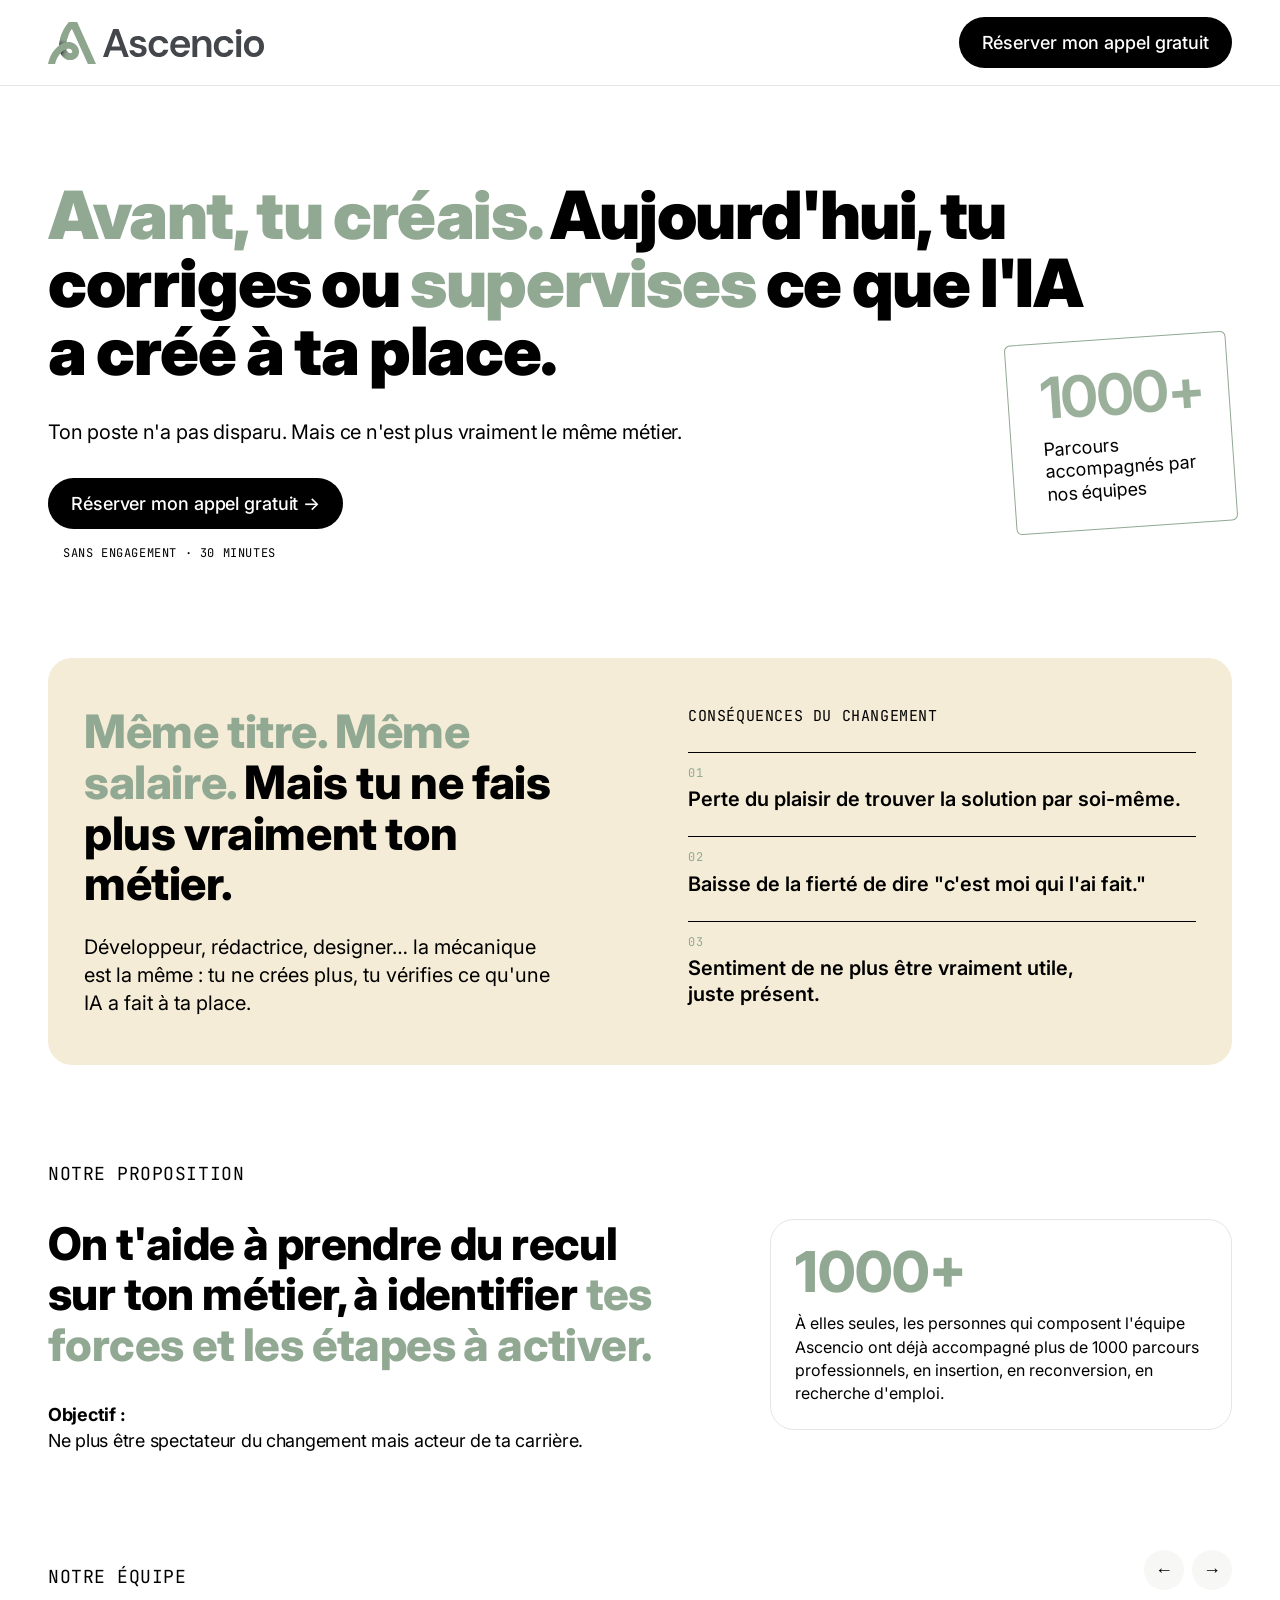
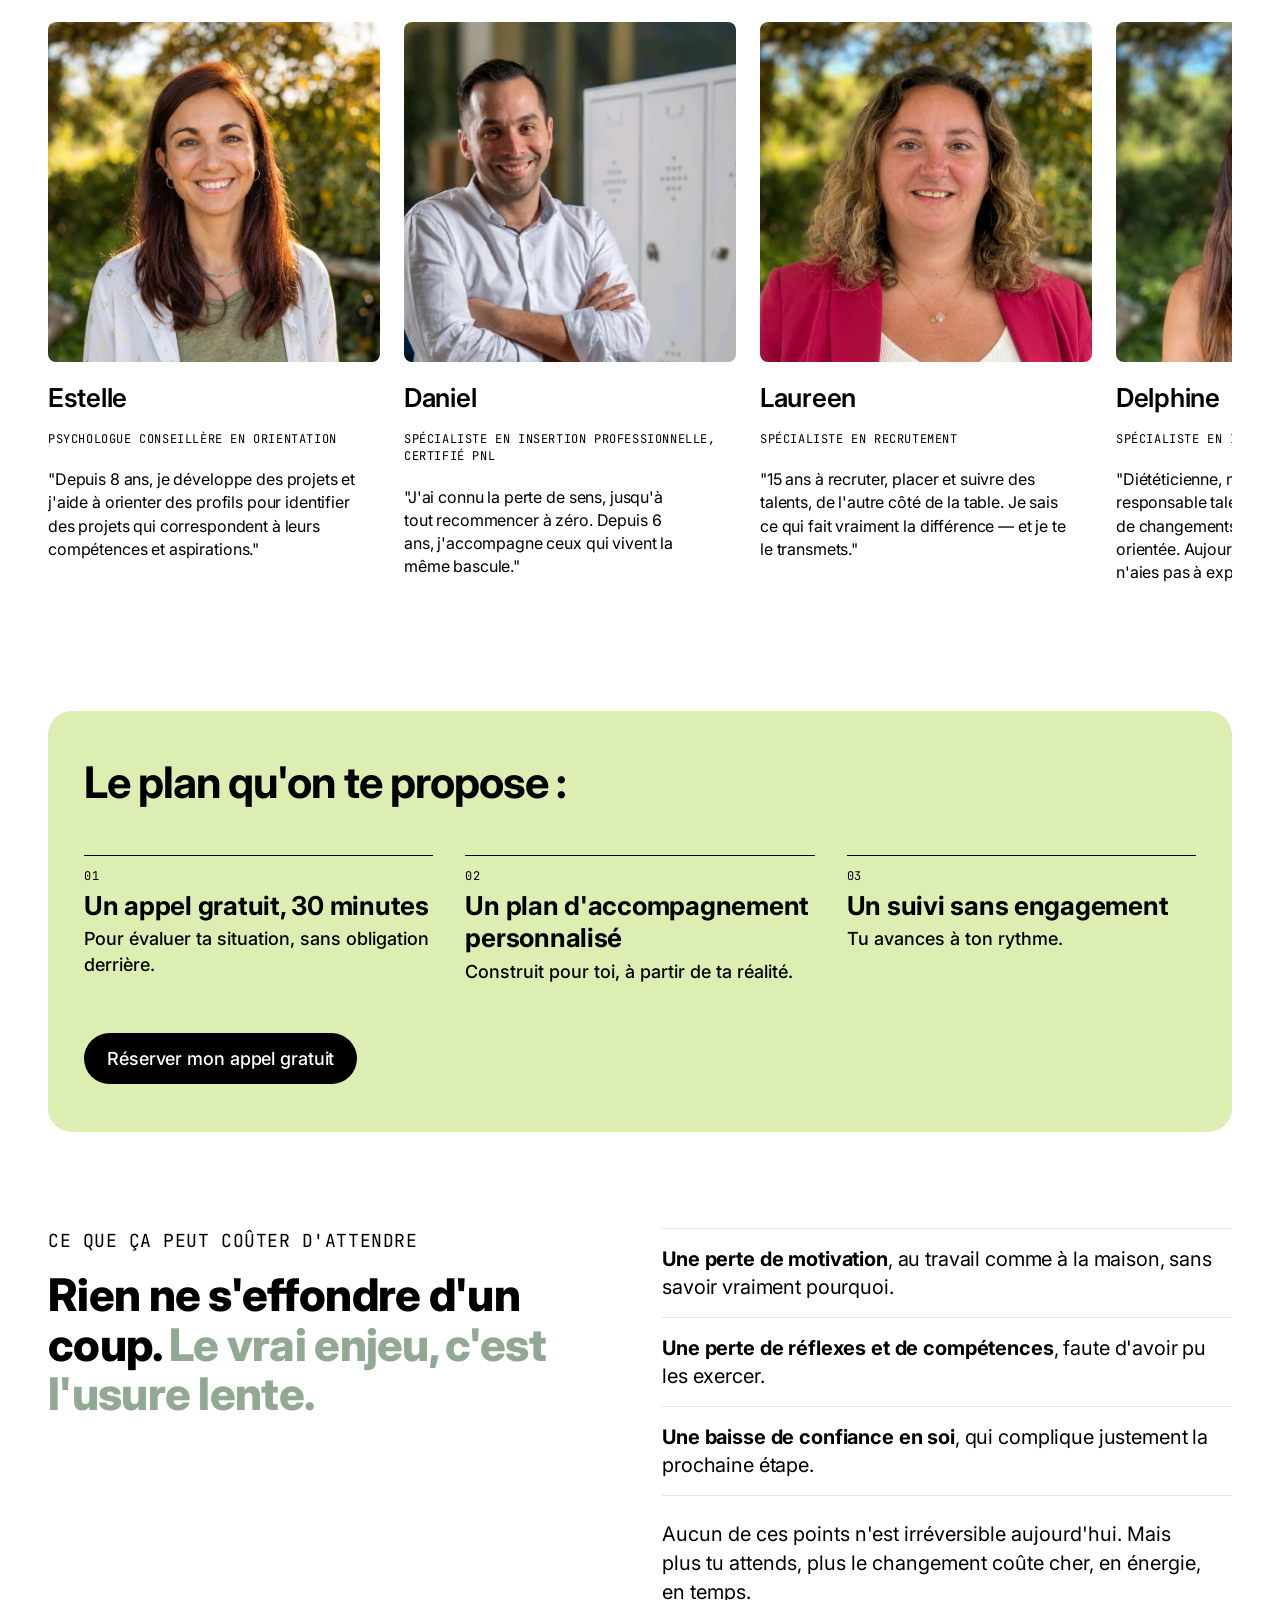
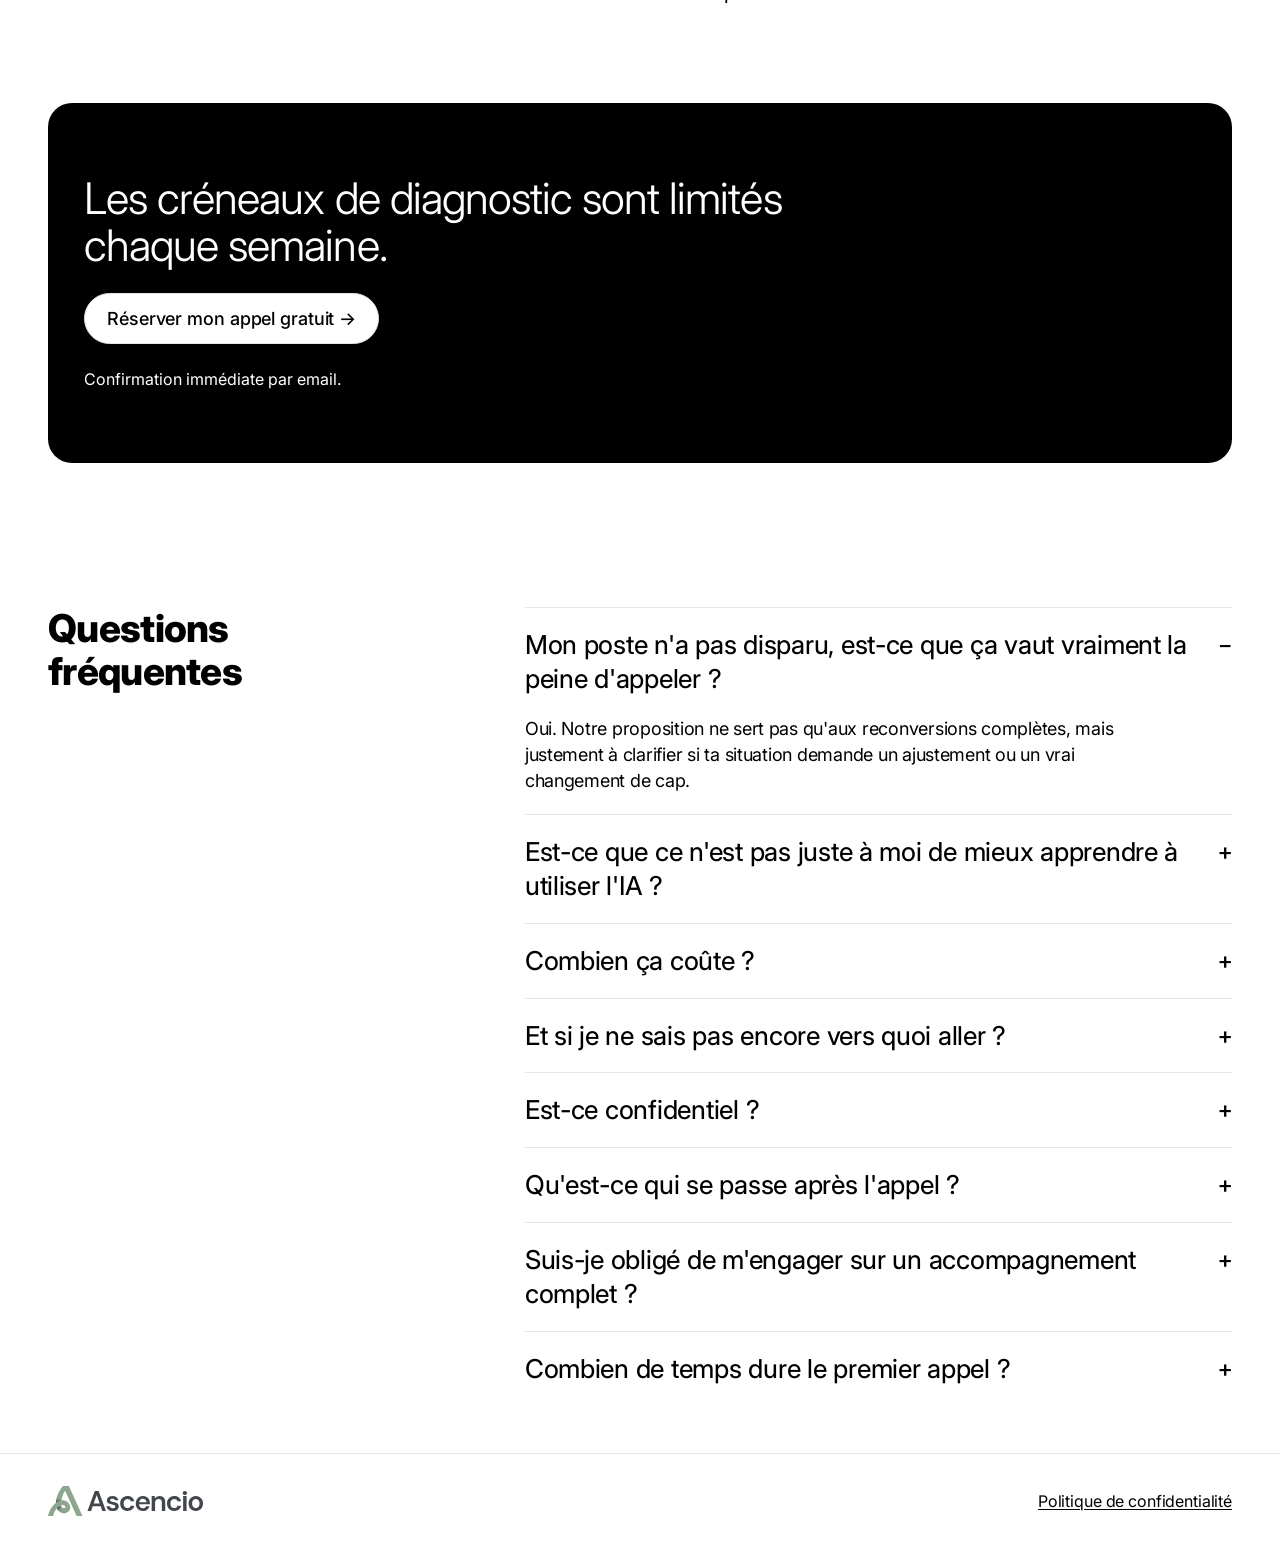
<file: ia-qui-vide-metier/index.html>
<!doctype html>
<html lang="fr">
<head>
<meta charset="utf-8">
<meta name="viewport" content="width=device-width, initial-scale=1">

<!-- Google Tag Manager container GTM-M7S3R6W7.
     Facebook Pixel and Google Analytics are configured as tags INSIDE
     this container (in the GTM web UI), not hardcoded here. -->
<script>(function(w,d,s,l,i){w[l]=w[l]||[];w[l].push({'gtm.start':
new Date().getTime(),event:'gtm.js'});var f=d.getElementsByTagName(s)[0],
j=d.createElement(s),dl=l!='dataLayer'?'&l='+l:'';j.async=true;j.src=
'https://www.googletagmanager.com/gtm.js?id='+i+dl;f.parentNode.insertBefore(j,f);
})(window,document,'script','dataLayer','GTM-M7S3R6W7');</script>
<!-- End Google Tag Manager -->

<title>Ascencio — Reprends la main sur ton métier face à l'IA</title>
<meta name="description" content="Un appel gratuit de 30 minutes pour faire le point sur ton métier et bâtir un plan d'accompagnement personnalisé, sans engagement.">

<meta property="og:type" content="website">
<meta property="og:title" content="Ascencio — Reprends la main sur ton métier face à l'IA">
<meta property="og:description" content="Un appel gratuit de 30 minutes pour faire le point sur ton métier et bâtir un plan d'accompagnement personnalisé, sans engagement.">
<meta property="og:image" content="../assets/images/team/estelle.webp">
<meta name="twitter:card" content="summary_large_image">

<!-- Fonts: preconnected + swapped in so first paint never blocks on them -->
<link rel="preconnect" href="https://fonts.googleapis.com">
<link rel="preconnect" href="https://fonts.gstatic.com" crossorigin>
<link rel="stylesheet" href="https://fonts.googleapis.com/css2?family=Inter:opsz,wght@14..32,100..900&family=JetBrains+Mono:wght@100..800&display=swap">

<link rel="icon" href="../assets/images/favicon.svg" type="image/svg+xml">
<link rel="icon" href="../assets/images/favicon-32.png" type="image/png" sizes="32x32">
<link rel="apple-touch-icon" href="../assets/images/apple-touch-icon.png">

<link rel="stylesheet" href="../assets/css/tokens.css">
<link rel="stylesheet" href="../assets/css/components.css">
</head>
<body>
<!-- Google Tag Manager (noscript) -->
<noscript><iframe src="https://www.googletagmanager.com/ns.html?id=GTM-M7S3R6W7" height="0" width="0" style="display:none;visibility:hidden"></iframe></noscript>
<!-- End Google Tag Manager (noscript) -->

<header class="site-header">
  <div class="header-inner container">
    <img class="logo" src="../assets/images/logo-ascensio.svg" width="217" height="42" alt="Ascensio">
    <a class="btn btn-primary" href="/reserver/" data-cta="reserver">Réserver mon appel gratuit</a>
  </div>
</header>

<main>

  <!-- ===== Hero ===== -->
  <section class="hero" data-component="hero">
    <div class="container">
      <h1 class="hero-title"><span class="accent">Avant, tu créais.</span> Aujourd'hui, tu corriges ou <span class="accent">supervises</span> ce que l'IA a créé à ta place.</h1>
      <p class="hero-sub">Ton poste n'a pas disparu. Mais ce n'est plus vraiment le même métier.</p>
      <div class="hero-actions">
        <div class="hero-cta-col">
          <a class="btn btn-primary btn-block" href="/reserver/" data-cta="reserver">Réserver mon appel gratuit →</a>
          <span class="hero-reassurance">Sans engagement · 30 minutes</span>
        </div>
        <div class="hero-stat">
          <span class="hero-stat-number">1000+</span>
          <span class="hero-stat-label">Parcours accompagnés par nos équipes</span>
        </div>
      </div>
    </div>
  </section>
  <div data-sticky-sentinel aria-hidden="true"></div>

  <!-- ===== Mirror: problem framing ===== -->
  <section data-component="mirror">
    <div class="container">
      <div class="color-block color-block--cream">
        <div class="mirror-grid">
          <div>
            <h2 class="mirror-title"><span class="accent">Même titre. Même salaire.</span> Mais tu ne fais plus vraiment ton métier.</h2>
            <p class="mirror-body">Développeur, rédactrice, designer… la mécanique est la même : tu ne crées plus, tu vérifies ce qu'une IA a fait à ta place.</p>
          </div>
          <div>
            <div class="mirror-eyebrow">Conséquences du changement</div>
            <ol class="mirror-list">
              <li class="mirror-item">
                <span class="mirror-num">01</span>
                <p>Perte du plaisir de trouver la solution par soi-même.</p>
              </li>
              <li class="mirror-item">
                <span class="mirror-num">02</span>
                <p>Baisse de la fierté de dire "c'est moi qui l'ai fait."</p>
              </li>
              <li class="mirror-item">
                <span class="mirror-num">03</span>
                <p>Sentiment de ne plus être vraiment utile, juste présent.</p>
              </li>
            </ol>
          </div>
        </div>
      </div>
    </div>
  </section>

  <!-- ===== Proposition ===== -->
  <section class="proposition" data-component="proposition">
    <div class="container">
      <div class="proposition-eyebrow">Notre proposition</div>
      <div class="proposition-grid">
        <div>
          <h2 class="proposition-title">On t'aide à prendre du recul sur ton métier, à identifier <span class="accent">tes forces et les étapes à activer.</span></h2>
          <p class="proposition-goal"><strong>Objectif :</strong><br>Ne plus être spectateur du changement mais acteur de ta carrière.</p>
        </div>
        <div class="proposition-card">
          <div class="stat-number">1000+</div>
          <p>À elles seules, les personnes qui composent l'équipe Ascencio ont déjà accompagné plus de 1000 parcours professionnels, en insertion, en reconversion, en recherche d'emploi.</p>
        </div>
      </div>
    </div>
  </section>

  <!-- ===== Team ===== -->
  <section class="team" data-component="team" aria-label="Notre équipe">
    <div class="team-head container">
      <div class="team-eyebrow">Notre équipe</div>
      <div class="team-controls">
        <button type="button" class="icon-btn" data-rail-prev aria-label="Profil précédent">←</button>
        <button type="button" class="icon-btn" data-rail-next aria-label="Profil suivant">→</button>
      </div>
    </div>
    <div class="team-rail-outer">
    <div class="team-rail-mask">
    <ul class="team-rail" data-rail>
      <li class="team-card">
        <img class="team-photo" src="../assets/images/team/estelle.webp" width="780" height="780" alt="Estelle" loading="lazy" decoding="async">
        <div class="team-name">Estelle</div>
        <div class="team-role">Psychologue conseillère en orientation</div>
        <p class="team-quote">"Depuis 8 ans, je développe des projets et j'aide à orienter des profils pour identifier des projets qui correspondent à leurs compétences et aspirations."</p>
      </li>
      <li class="team-card">
        <img class="team-photo" src="../assets/images/team/daniel.webp" width="780" height="780" alt="Daniel" loading="lazy" decoding="async">
        <div class="team-name">Daniel</div>
        <div class="team-role">Spécialiste en insertion professionnelle, certifié PNL</div>
        <p class="team-quote">"J'ai connu la perte de sens, jusqu'à tout recommencer à zéro. Depuis 6 ans, j'accompagne ceux qui vivent la même bascule."</p>
      </li>
      <li class="team-card">
        <img class="team-photo" src="../assets/images/team/laureen.webp" width="780" height="780" alt="Laureen" loading="lazy" decoding="async">
        <div class="team-name">Laureen</div>
        <div class="team-role">Spécialiste en recrutement</div>
        <p class="team-quote">"15 ans à recruter, placer et suivre des talents, de l'autre côté de la table. Je sais ce qui fait vraiment la différence — et je te le transmets."</p>
      </li>
      <li class="team-card">
        <img class="team-photo" src="../assets/images/team/delphine.webp" width="780" height="780" alt="Delphine" loading="lazy" decoding="async">
        <div class="team-name">Delphine</div>
        <div class="team-role">Spécialiste en insertion professionnelle</div>
        <p class="team-quote">"Diététicienne, manager événementiel, responsable talents : ma carrière a été faite de changements faute d'avoir été bien orientée. Aujourd'hui, je m'assure que toi, tu n'aies pas à expérimenter mon vécu."</p>
      </li>
      <li class="team-card">
        <img class="team-photo" src="../assets/images/team/alexandre.webp" width="780" height="780" alt="Alexandre" loading="lazy" decoding="async">
        <div class="team-name">Alexandre</div>
        <div class="team-role">Psychologue conseiller en orientation</div>
        <p class="team-quote">"Mon parcours professionnel a commencé à 14 ans et m’a appris qu’une trajectoire n’est jamais toute tracée. Aujourd’hui, j’aide chacun à questionner ses choix, à trouver du sens et à construire un projet qui lui ressemble."</p>
      </li>
    </ul>
    </div>
    </div>
  </section>

  <!-- ===== Plan ===== -->
  <section data-component="plan">
    <div class="container">
      <div class="color-block color-block--lime">
        <h2 class="plan-title">Le plan qu'on te propose :</h2>
        <ol class="plan-list">
          <li class="plan-item">
            <span class="plan-num">01</span>
            <strong>Un appel gratuit, 30 minutes</strong>
            <span>Pour évaluer ta situation, sans obligation derrière.</span>
          </li>
          <li class="plan-item">
            <span class="plan-num">02</span>
            <strong>Un plan d'accompagnement personnalisé</strong>
            <span>Construit pour toi, à partir de ta réalité.</span>
          </li>
          <li class="plan-item">
            <span class="plan-num">03</span>
            <strong>Un suivi sans engagement</strong>
            <span>Tu avances à ton rythme.</span>
          </li>
        </ol>
        <div class="plan-cta">
          <a class="btn btn-primary btn-block" href="/reserver/" data-cta="reserver">Réserver mon appel gratuit</a>
        </div>
      </div>
    </div>
  </section>

  <!-- ===== Cost of waiting ===== -->
  <section class="cost" data-component="cost">
    <div class="container">
      <div class="cost-grid">
        <div>
          <div class="cost-eyebrow">Ce que ça peut coûter d'attendre</div>
          <h2 class="cost-title">Rien ne s'effondre d'un coup. <span class="accent">Le vrai enjeu, c'est l'usure lente.</span></h2>
        </div>
        <div>
          <div class="cost-list">
            <div><strong>Une perte de motivation</strong>, au travail comme à la maison, sans savoir vraiment pourquoi.</div>
            <div><strong>Une perte de réflexes et de compétences</strong>, faute d'avoir pu les exercer.</div>
            <div><strong>Une baisse de confiance en soi</strong>, qui complique justement la prochaine étape.</div>
          </div>
          <p class="cost-note">Aucun de ces points n'est irréversible aujourd'hui. Mais plus tu attends, plus le changement coûte cher, en énergie, en temps.</p>
        </div>
      </div>
    </div>
  </section>

  <!-- ===== Scarcity / secondary CTA ===== -->
  <section class="scarcity-section" data-component="scarcity">
    <div class="container">
      <div class="color-block color-block--dark scarcity">
        <h2 class="scarcity-title">Les créneaux de diagnostic sont limités chaque semaine.</h2>
        <a class="btn btn-secondary btn-block" href="/reserver/" data-cta="reserver">Réserver mon appel gratuit →</a>
        <div class="scarcity-note">Confirmation immédiate par email.</div>
      </div>
    </div>
  </section>

  <!-- ===== FAQ ===== -->
  <section class="faq" data-component="faq">
    <div class="container">
      <div class="faq-grid">
        <h2 class="faq-title">Questions fréquentes</h2>
        <div class="faq-list">
          <details class="faq-item" open>
            <summary>Mon poste n'a pas disparu, est-ce que ça vaut vraiment la peine d'appeler ?</summary>
            <p>Oui. Notre proposition ne sert pas qu'aux reconversions complètes, mais justement à clarifier si ta situation demande un ajustement ou un vrai changement de cap.</p>
          </details>
          <details class="faq-item">
            <summary>Est-ce que ce n'est pas juste à moi de mieux apprendre à utiliser l'IA ?</summary>
            <p>C'est une des pistes qu'on regarde ensemble. Le but du premier appel, c'est justement de voir si la réponse est là, ou ailleurs.</p>
          </details>
          <details class="faq-item">
            <summary>Combien ça coûte ?</summary>
            <p>Ça dépend de ce dont tu as besoin, c'est justement ce que le premier appel permet de clarifier. Nos accompagnements démarrent à 150.–/h.</p>
          </details>
          <details class="faq-item">
            <summary>Et si je ne sais pas encore vers quoi aller ?</summary>
            <p>C'est justement le rôle de l'appel de 30 minutes : clarifier avant de décider.</p>
          </details>
          <details class="faq-item">
            <summary>Est-ce confidentiel ?</summary>
            <p>Oui, entièrement. Rien n'est partagé.</p>
          </details>
          <details class="faq-item">
            <summary>Qu'est-ce qui se passe après l'appel ?</summary>
            <p>Une lecture claire de ta situation, et, si ça a du sens, une proposition adaptée d'accompagnement. Aucune obligation.</p>
          </details>
          <details class="faq-item">
            <summary>Suis-je obligé de m'engager sur un accompagnement complet ?</summary>
            <p>Non. Chaque accompagnement est sans engagement.</p>
          </details>
          <details class="faq-item">
            <summary>Combien de temps dure le premier appel ?</summary>
            <p>30 minutes, sans engagement.</p>
          </details>
        </div>
      </div>
    </div>
  </section>

</main>

<footer class="site-footer">
  <div class="container footer-inner">
    <img class="logo" src="../assets/images/logo-ascensio.svg" width="150" height="29" alt="Ascensio">
    <div class="footer-meta">
      <a class="footer-link" href="../politique-confidentialite/">Politique de confidentialité</a>
    </div>
  </div>
</footer>

<div class="sticky-cta" data-sticky-cta>
  <span>Réserver mon appel gratuit</span>
  <a class="btn btn-primary" href="/reserver/" data-cta="reserver">Réserver</a>
</div>

<div class="cookie-notice" data-cookie-notice hidden>
  <button type="button" class="cookie-notice-close" data-cookie-close aria-label="Fermer">×</button>
  <p class="cookie-notice-text">Ce site utilise des cookies pour améliorer votre expérience et mesurer notre audience.</p>
  <div class="cookie-notice-actions">
    <a class="cookie-notice-link" href="../politique-confidentialite/">En savoir plus</a>
    <button type="button" class="cookie-notice-accept" data-cookie-accept>Compris</button>
  </div>
</div>

<script src="../assets/js/main.js" defer></script>
</body>
</html>
</file>
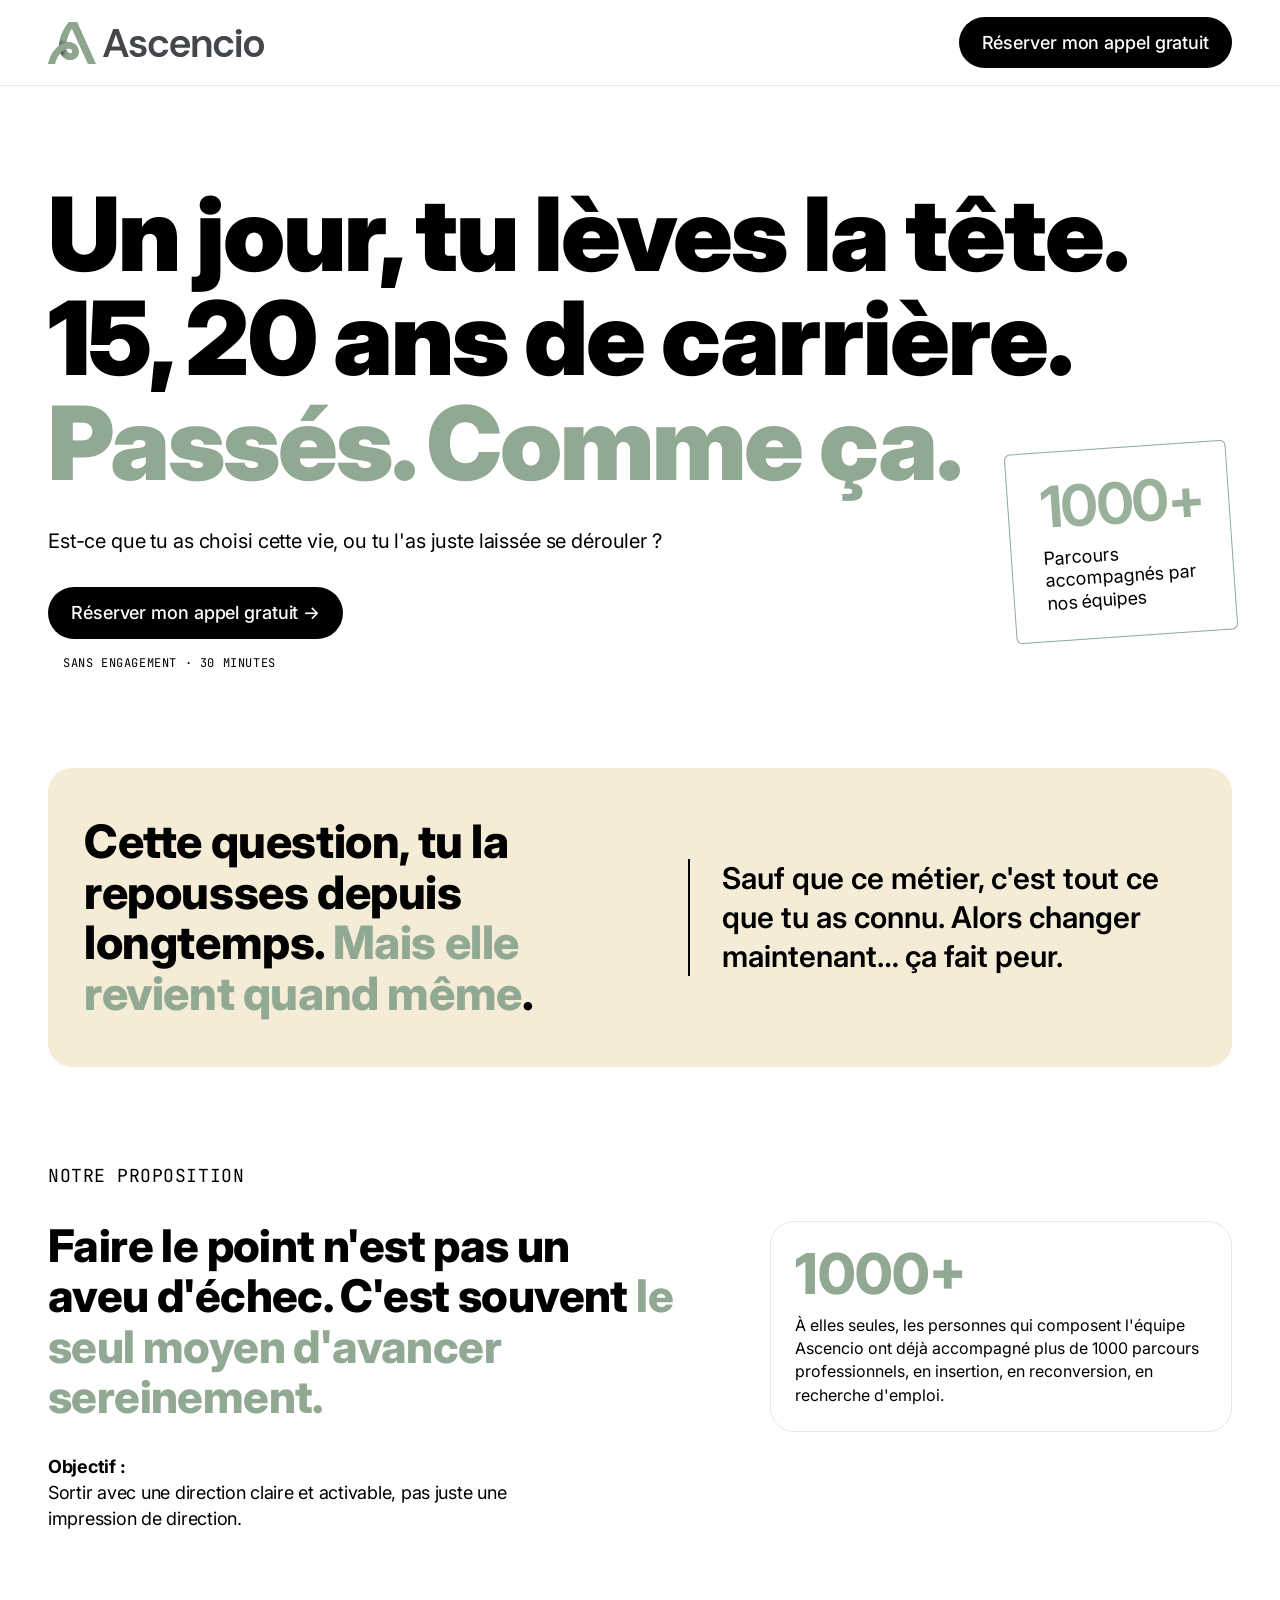
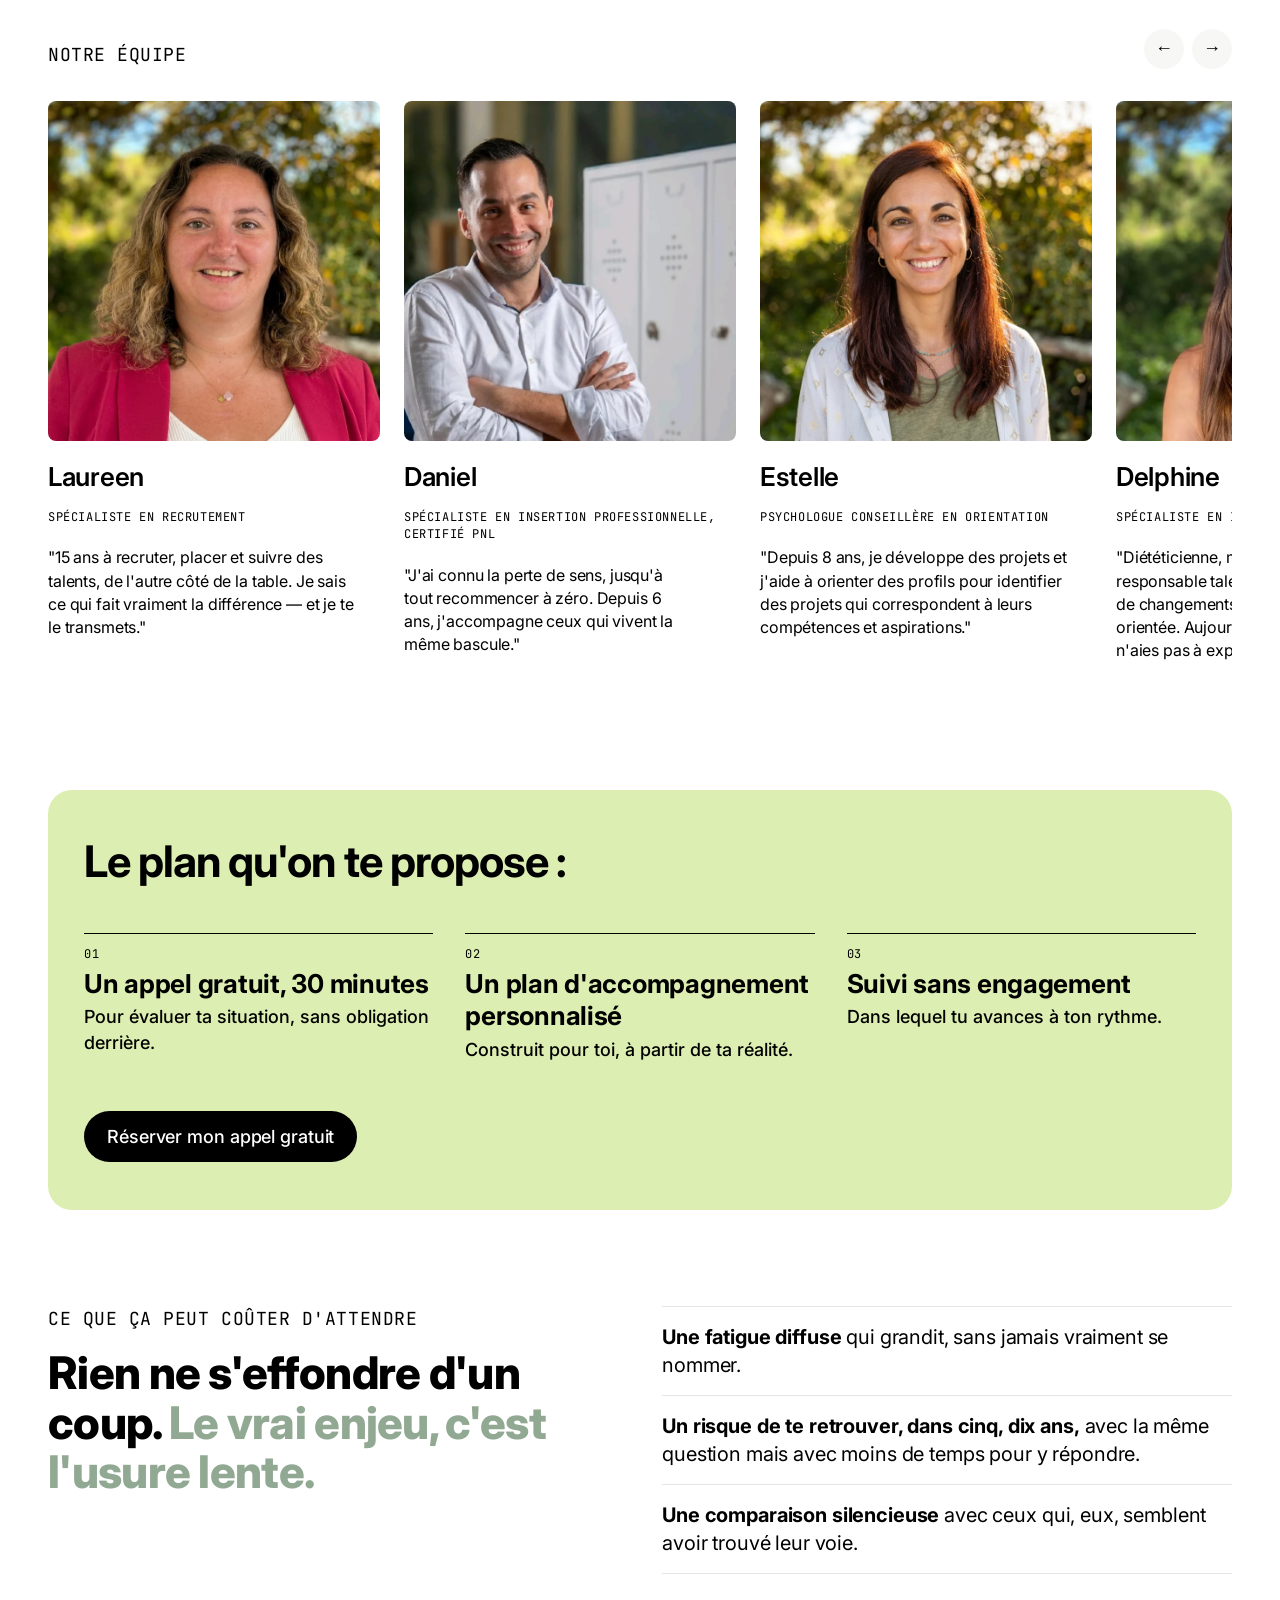
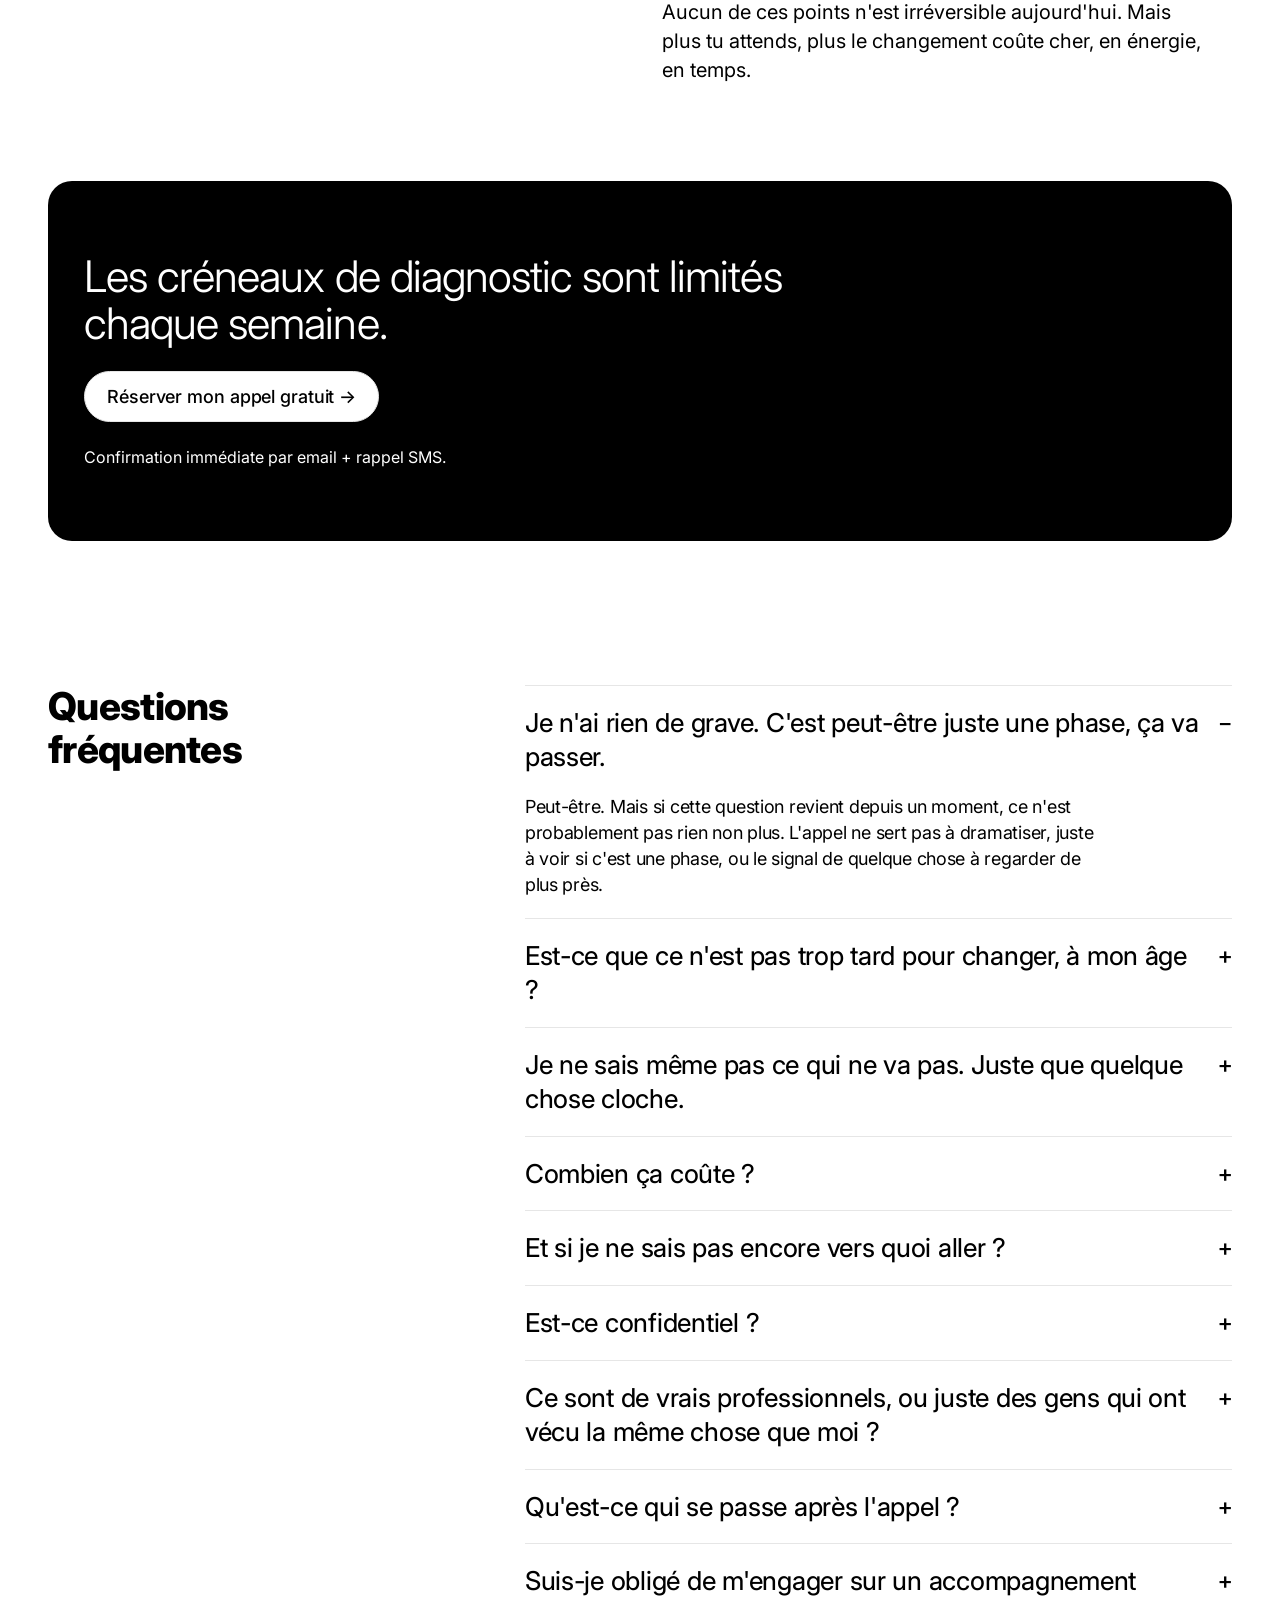
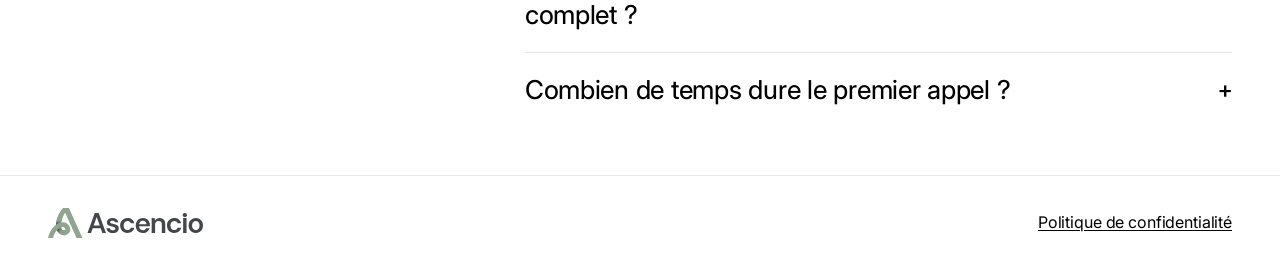
<file: la-question-qui-revient/index.html>
<!doctype html>
<html lang="fr">
<head>
<meta charset="utf-8">
<meta name="viewport" content="width=device-width, initial-scale=1">

<!-- Google Tag Manager container GTM-M7S3R6W7.
     Facebook Pixel and Google Analytics are configured as tags INSIDE
     this container (in the GTM web UI), not hardcoded here. -->
<script>(function(w,d,s,l,i){w[l]=w[l]||[];w[l].push({'gtm.start':
new Date().getTime(),event:'gtm.js'});var f=d.getElementsByTagName(s)[0],
j=d.createElement(s),dl=l!='dataLayer'?'&l='+l:'';j.async=true;j.src=
'https://www.googletagmanager.com/gtm.js?id='+i+dl;f.parentNode.insertBefore(j,f);
})(window,document,'script','dataLayer','GTM-M7S3R6W7');</script>
<!-- End Google Tag Manager -->

<title>Ascencio — Cette question sur ta carrière qui revient sans cesse</title>
<meta name="description" content="Un appel gratuit de 30 minutes pour faire le point sur ta carrière et sortir avec une direction claire, sans engagement.">

<meta property="og:type" content="website">
<meta property="og:title" content="Ascencio — Cette question sur ta carrière qui revient sans cesse">
<meta property="og:description" content="Un appel gratuit de 30 minutes pour faire le point sur ta carrière et sortir avec une direction claire, sans engagement.">
<meta property="og:image" content="../assets/images/team/estelle.webp">
<meta name="twitter:card" content="summary_large_image">

<!-- Fonts: preconnected + swapped in so first paint never blocks on them -->
<link rel="preconnect" href="https://fonts.googleapis.com">
<link rel="preconnect" href="https://fonts.gstatic.com" crossorigin>
<link rel="stylesheet" href="https://fonts.googleapis.com/css2?family=Inter:opsz,wght@14..32,100..900&family=JetBrains+Mono:wght@100..800&display=swap">

<link rel="icon" href="../assets/images/favicon.svg" type="image/svg+xml">
<link rel="icon" href="../assets/images/favicon-32.png" type="image/png" sizes="32x32">
<link rel="apple-touch-icon" href="../assets/images/apple-touch-icon.png">

<link rel="stylesheet" href="../assets/css/tokens.css">
<link rel="stylesheet" href="../assets/css/components.css">
</head>
<body>
<!-- Google Tag Manager (noscript) -->
<noscript><iframe src="https://www.googletagmanager.com/ns.html?id=GTM-M7S3R6W7" height="0" width="0" style="display:none;visibility:hidden"></iframe></noscript>
<!-- End Google Tag Manager (noscript) -->

<header class="site-header">
  <div class="header-inner container">
    <img class="logo" src="../assets/images/logo-ascensio.svg" width="217" height="42" alt="Ascensio">
    <a class="btn btn-primary" href="/reserver/" data-cta="reserver">Réserver mon appel gratuit</a>
  </div>
</header>

<main>

  <!-- ===== Hero ===== -->
  <section class="hero" data-component="hero">
    <div class="container">
      <h1 class="hero-title hero-title--lg">Un jour, tu lèves la tête. 15, 20 ans de carrière. <span class="accent">Passés. Comme ça.</span></h1>
      <p class="hero-sub">Est-ce que tu as choisi cette vie, ou tu l'as juste laissée se dérouler ?</p>
      <div class="hero-actions">
        <div class="hero-cta-col">
          <a class="btn btn-primary btn-block" href="/reserver/" data-cta="reserver">Réserver mon appel gratuit →</a>
          <span class="hero-reassurance">Sans engagement · 30 minutes</span>
        </div>
        <div class="hero-stat">
          <span class="hero-stat-number">1000+</span>
          <span class="hero-stat-label">Parcours accompagnés par nos équipes</span>
        </div>
      </div>
    </div>
  </section>
  <div data-sticky-sentinel aria-hidden="true"></div>

  <!-- ===== Mirror: problem framing (no consequences list for this theme — pull-quote instead) ===== -->
  <section data-component="mirror">
    <div class="container">
      <div class="color-block color-block--cream">
        <div class="mirror-grid mirror-grid--center">
          <div>
            <h2 class="mirror-title">Cette question, tu la repousses depuis longtemps. <span class="accent">Mais elle revient quand même</span>.</h2>
          </div>
          <blockquote class="mirror-quote">Sauf que ce métier, c'est tout ce que tu as connu. Alors changer maintenant… ça fait peur.</blockquote>
        </div>
      </div>
    </div>
  </section>

  <!-- ===== Proposition ===== -->
  <section class="proposition" data-component="proposition">
    <div class="container">
      <div class="proposition-eyebrow">Notre proposition</div>
      <div class="proposition-grid">
        <div>
          <h2 class="proposition-title">Faire le point n'est pas un aveu d'échec. C'est souvent <span class="accent">le seul moyen d'avancer sereinement.</span></h2>
          <p class="proposition-goal"><strong>Objectif :</strong><br>Sortir avec une direction claire et activable, pas juste une impression de direction.</p>
        </div>
        <div class="proposition-card">
          <div class="stat-number">1000+</div>
          <p>À elles seules, les personnes qui composent l'équipe Ascencio ont déjà accompagné plus de 1000 parcours professionnels, en insertion, en reconversion, en recherche d'emploi.</p>
        </div>
      </div>
    </div>
  </section>

  <!-- ===== Team ===== -->
  <section class="team" data-component="team" aria-label="Notre équipe">
    <div class="team-head container">
      <div class="team-eyebrow">Notre équipe</div>
      <div class="team-controls">
        <button type="button" class="icon-btn" data-rail-prev aria-label="Profil précédent">←</button>
        <button type="button" class="icon-btn" data-rail-next aria-label="Profil suivant">→</button>
      </div>
    </div>
    <div class="team-rail-outer">
    <div class="team-rail-mask">
    <ul class="team-rail" data-rail>
      <li class="team-card">
        <img class="team-photo" src="../assets/images/team/laureen.webp" width="780" height="780" alt="Laureen" loading="lazy" decoding="async">
        <div class="team-name">Laureen</div>
        <div class="team-role">Spécialiste en recrutement</div>
        <p class="team-quote">"15 ans à recruter, placer et suivre des talents, de l'autre côté de la table. Je sais ce qui fait vraiment la différence — et je te le transmets."</p>
      </li>
      <li class="team-card">
        <img class="team-photo" src="../assets/images/team/daniel.webp" width="780" height="780" alt="Daniel" loading="lazy" decoding="async">
        <div class="team-name">Daniel</div>
        <div class="team-role">Spécialiste en insertion professionnelle, certifié PNL</div>
        <p class="team-quote">"J'ai connu la perte de sens, jusqu'à tout recommencer à zéro. Depuis 6 ans, j'accompagne ceux qui vivent la même bascule."</p>
      </li>
      <li class="team-card">
        <img class="team-photo" src="../assets/images/team/estelle.webp" width="780" height="780" alt="Estelle" loading="lazy" decoding="async">
        <div class="team-name">Estelle</div>
        <div class="team-role">Psychologue conseillère en orientation</div>
        <p class="team-quote">"Depuis 8 ans, je développe des projets et j'aide à orienter des profils pour identifier des projets qui correspondent à leurs compétences et aspirations."</p>
      </li>
      <li class="team-card">
        <img class="team-photo" src="../assets/images/team/delphine.webp" width="780" height="780" alt="Delphine" loading="lazy" decoding="async">
        <div class="team-name">Delphine</div>
        <div class="team-role">Spécialiste en insertion professionnelle</div>
        <p class="team-quote">"Diététicienne, manager événementiel, responsable talents : ma carrière a été faite de changements faute d'avoir été bien orientée. Aujourd'hui, je m'assure que toi, tu n'aies pas à expérimenter mon vécu."</p>
      </li>
      <li class="team-card">
        <img class="team-photo" src="../assets/images/team/alexandre.webp" width="780" height="780" alt="Alexandre" loading="lazy" decoding="async">
        <div class="team-name">Alexandre</div>
        <div class="team-role">Psychologue conseiller en orientation</div>
        <p class="team-quote">"Mon parcours professionnel a commencé à 14 ans et m’a appris qu’une trajectoire n’est jamais toute tracée. Aujourd’hui, j’aide chacun à questionner ses choix, à trouver du sens et à construire un projet qui lui ressemble."</p>
      </li>
    </ul>
    </div>
    </div>
  </section>

  <!-- ===== Plan ===== -->
  <section data-component="plan">
    <div class="container">
      <div class="color-block color-block--lime">
        <h2 class="plan-title">Le plan qu'on te propose :</h2>
        <ol class="plan-list">
          <li class="plan-item">
            <span class="plan-num">01</span>
            <strong>Un appel gratuit, 30 minutes</strong>
            <span>Pour évaluer ta situation, sans obligation derrière.</span>
          </li>
          <li class="plan-item">
            <span class="plan-num">02</span>
            <strong>Un plan d'accompagnement personnalisé</strong>
            <span>Construit pour toi, à partir de ta réalité.</span>
          </li>
          <li class="plan-item">
            <span class="plan-num">03</span>
            <strong>Suivi sans engagement</strong>
            <span>Dans lequel tu avances à ton rythme.</span>
          </li>
        </ol>
        <div class="plan-cta">
          <a class="btn btn-primary btn-block" href="/reserver/" data-cta="reserver">Réserver mon appel gratuit</a>
        </div>
      </div>
    </div>
  </section>

  <!-- ===== Cost of waiting ===== -->
  <section class="cost" data-component="cost">
    <div class="container">
      <div class="cost-grid">
        <div>
          <div class="cost-eyebrow">Ce que ça peut coûter d'attendre</div>
          <h2 class="cost-title">Rien ne s'effondre d'un coup. <span class="accent">Le vrai enjeu, c'est l'usure lente.</span></h2>
        </div>
        <div>
          <div class="cost-list">
            <div><strong>Une fatigue diffuse</strong> qui grandit, sans jamais vraiment se nommer.</div>
            <div><strong>Un risque de te retrouver, dans cinq, dix ans,</strong> avec la même question mais avec moins de temps pour y répondre.</div>
            <div><strong>Une comparaison silencieuse</strong> avec ceux qui, eux, semblent avoir trouvé leur voie.</div>
          </div>
          <p class="cost-note">Aucun de ces points n'est irréversible aujourd'hui. Mais plus tu attends, plus le changement coûte cher, en énergie, en temps.</p>
        </div>
      </div>
    </div>
  </section>

  <!-- ===== Scarcity / secondary CTA ===== -->
  <section class="scarcity-section" data-component="scarcity">
    <div class="container">
      <div class="color-block color-block--dark scarcity">
        <h2 class="scarcity-title">Les créneaux de diagnostic sont limités chaque semaine.</h2>
        <a class="btn btn-secondary btn-block" href="/reserver/" data-cta="reserver">Réserver mon appel gratuit →</a>
        <div class="scarcity-note">Confirmation immédiate par email + rappel SMS.</div>
      </div>
    </div>
  </section>

  <!-- ===== FAQ ===== -->
  <section class="faq" data-component="faq">
    <div class="container">
      <div class="faq-grid">
        <h2 class="faq-title">Questions fréquentes</h2>
        <div class="faq-list">
          <details class="faq-item" open>
            <summary>Je n'ai rien de grave. C'est peut-être juste une phase, ça va passer.</summary>
            <p>Peut-être. Mais si cette question revient depuis un moment, ce n'est probablement pas rien non plus. L'appel ne sert pas à dramatiser, juste à voir si c'est une phase, ou le signal de quelque chose à regarder de plus près.</p>
          </details>
          <details class="faq-item">
            <summary>Est-ce que ce n'est pas trop tard pour changer, à mon âge ?</summary>
            <p>C'est justement une des questions qu'on entend le plus souvent, et rarement une bonne raison de ne pas se la poser. Changer à 45 ou 50 ans ne veut pas dire tout recommencer à zéro : la plupart des personnes accompagnées gardent une bonne partie de ce qu'elles ont construit, elles l'utilisent juste autrement.</p>
          </details>
          <details class="faq-item">
            <summary>Je ne sais même pas ce qui ne va pas. Juste que quelque chose cloche.</summary>
            <p>Tu n'as pas besoin de savoir avant d'appeler. C'est même souvent le point de départ : une sensation diffuse, sans nom précis. L'appel sert justement à commencer à la nommer.</p>
          </details>
          <details class="faq-item">
            <summary>Combien ça coûte ?</summary>
            <p>Ça dépend de ce dont tu as besoin, c'est justement ce que le premier appel permet de clarifier. Nos accompagnements démarrent à 150.–/h.</p>
          </details>
          <details class="faq-item">
            <summary>Et si je ne sais pas encore vers quoi aller ?</summary>
            <p>C'est justement le rôle de l'appel de 30 minutes : clarifier avant de décider.</p>
          </details>
          <details class="faq-item">
            <summary>Est-ce confidentiel ?</summary>
            <p>Oui, entièrement. Rien n'est partagé.</p>
          </details>
          <details class="faq-item">
            <summary>Ce sont de vrais professionnels, ou juste des gens qui ont vécu la même chose que moi ?</summary>
            <p>Les deux à la fois. Chacun est sélectionné pour sa formation certifiée mais aussi pour son vécu personnel qui vient enrichir l'accompagnement, pas le remplacer.</p>
          </details>
          <details class="faq-item">
            <summary>Qu'est-ce qui se passe après l'appel ?</summary>
            <p>Une lecture claire de ta situation, et, si ça a du sens, une proposition adaptée d'accompagnement. Aucune obligation.</p>
          </details>
          <details class="faq-item">
            <summary>Suis-je obligé de m'engager sur un accompagnement complet ?</summary>
            <p>Non. Chaque accompagnement est sans engagement.</p>
          </details>
          <details class="faq-item">
            <summary>Combien de temps dure le premier appel ?</summary>
            <p>30 minutes, sans engagement.</p>
          </details>
        </div>
      </div>
    </div>
  </section>

</main>

<footer class="site-footer">
  <div class="container footer-inner">
    <img class="logo" src="../assets/images/logo-ascensio.svg" width="150" height="29" alt="Ascensio">
    <div class="footer-meta">
      <a class="footer-link" href="../politique-confidentialite/">Politique de confidentialité</a>
    </div>
  </div>
</footer>

<div class="sticky-cta" data-sticky-cta>
  <span>Réserver mon appel gratuit</span>
  <a class="btn btn-primary" href="/reserver/" data-cta="reserver">Réserver</a>
</div>

<div class="cookie-notice" data-cookie-notice hidden>
  <button type="button" class="cookie-notice-close" data-cookie-close aria-label="Fermer">×</button>
  <p class="cookie-notice-text">Ce site utilise des cookies pour améliorer votre expérience et mesurer notre audience.</p>
  <div class="cookie-notice-actions">
    <a class="cookie-notice-link" href="../politique-confidentialite/">En savoir plus</a>
    <button type="button" class="cookie-notice-accept" data-cookie-accept>Compris</button>
  </div>
</div>

<script src="../assets/js/main.js" defer></script>
</body>
</html>
</file>
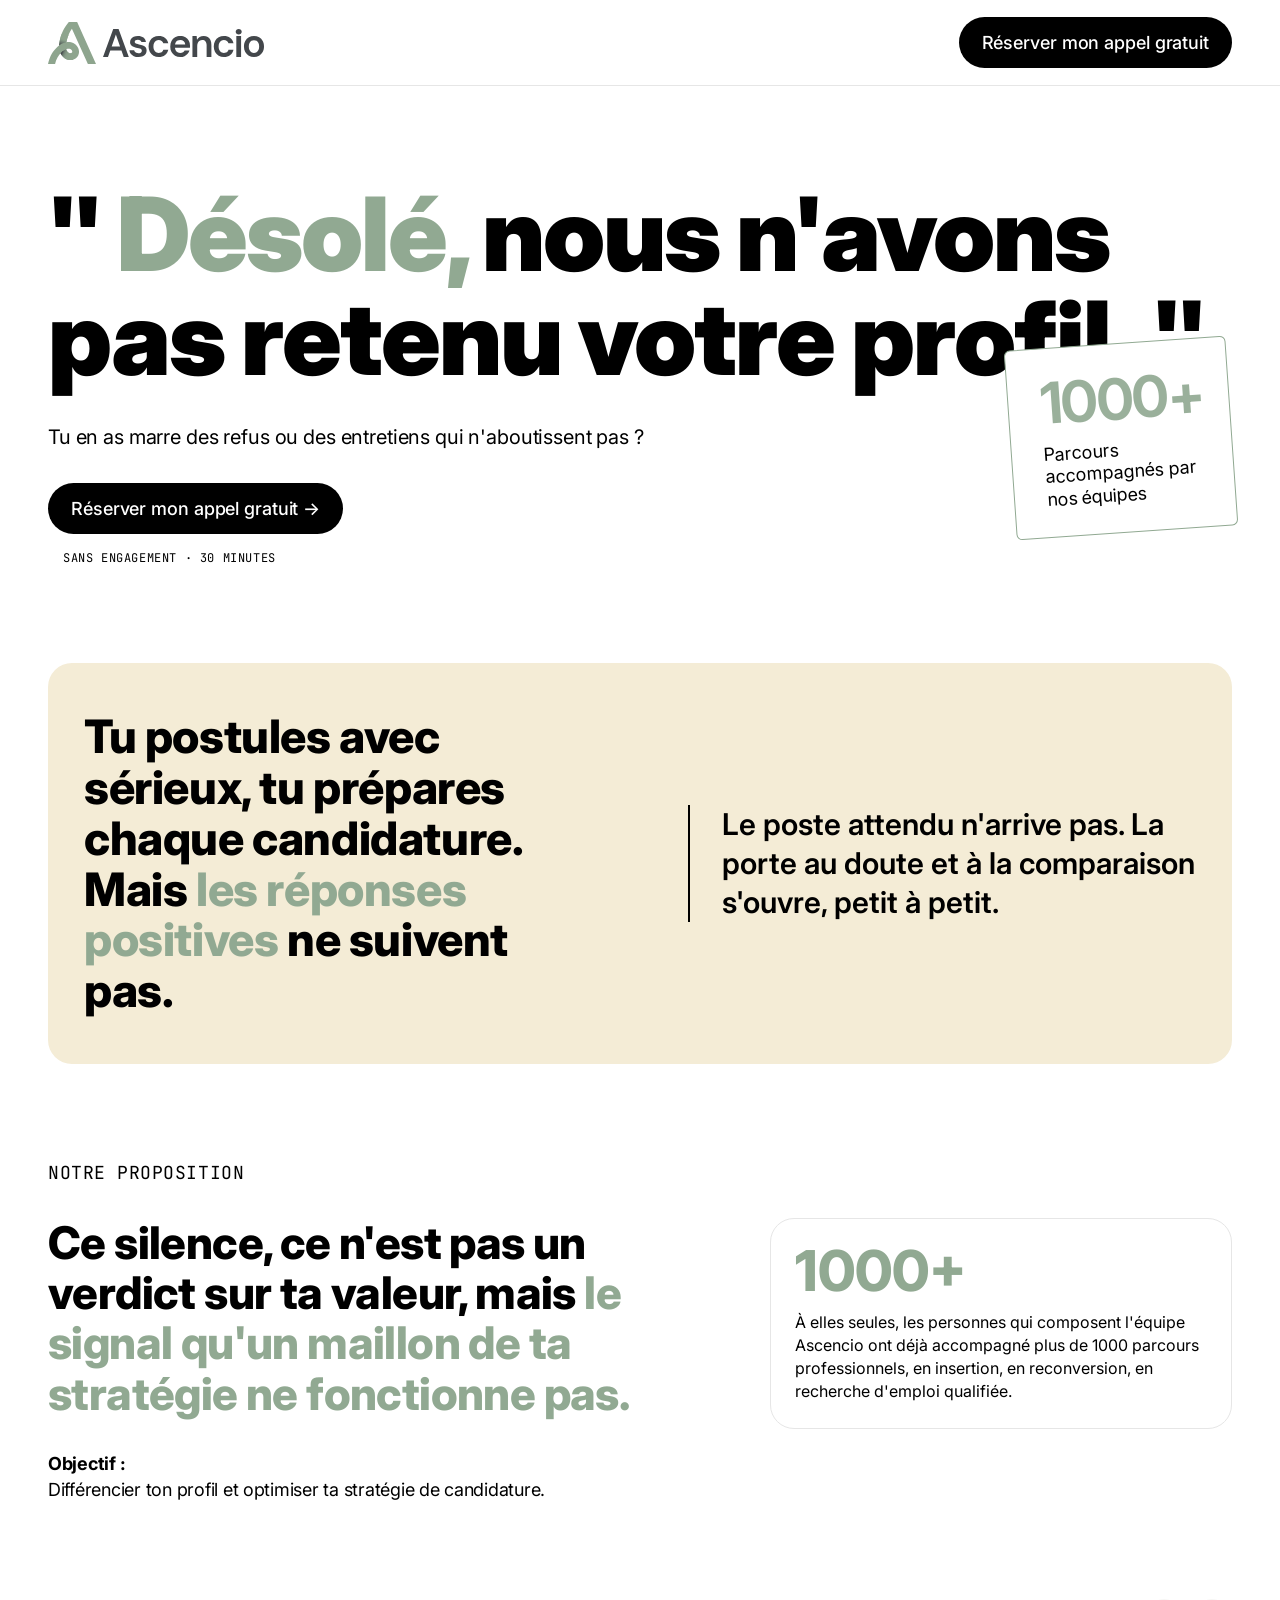
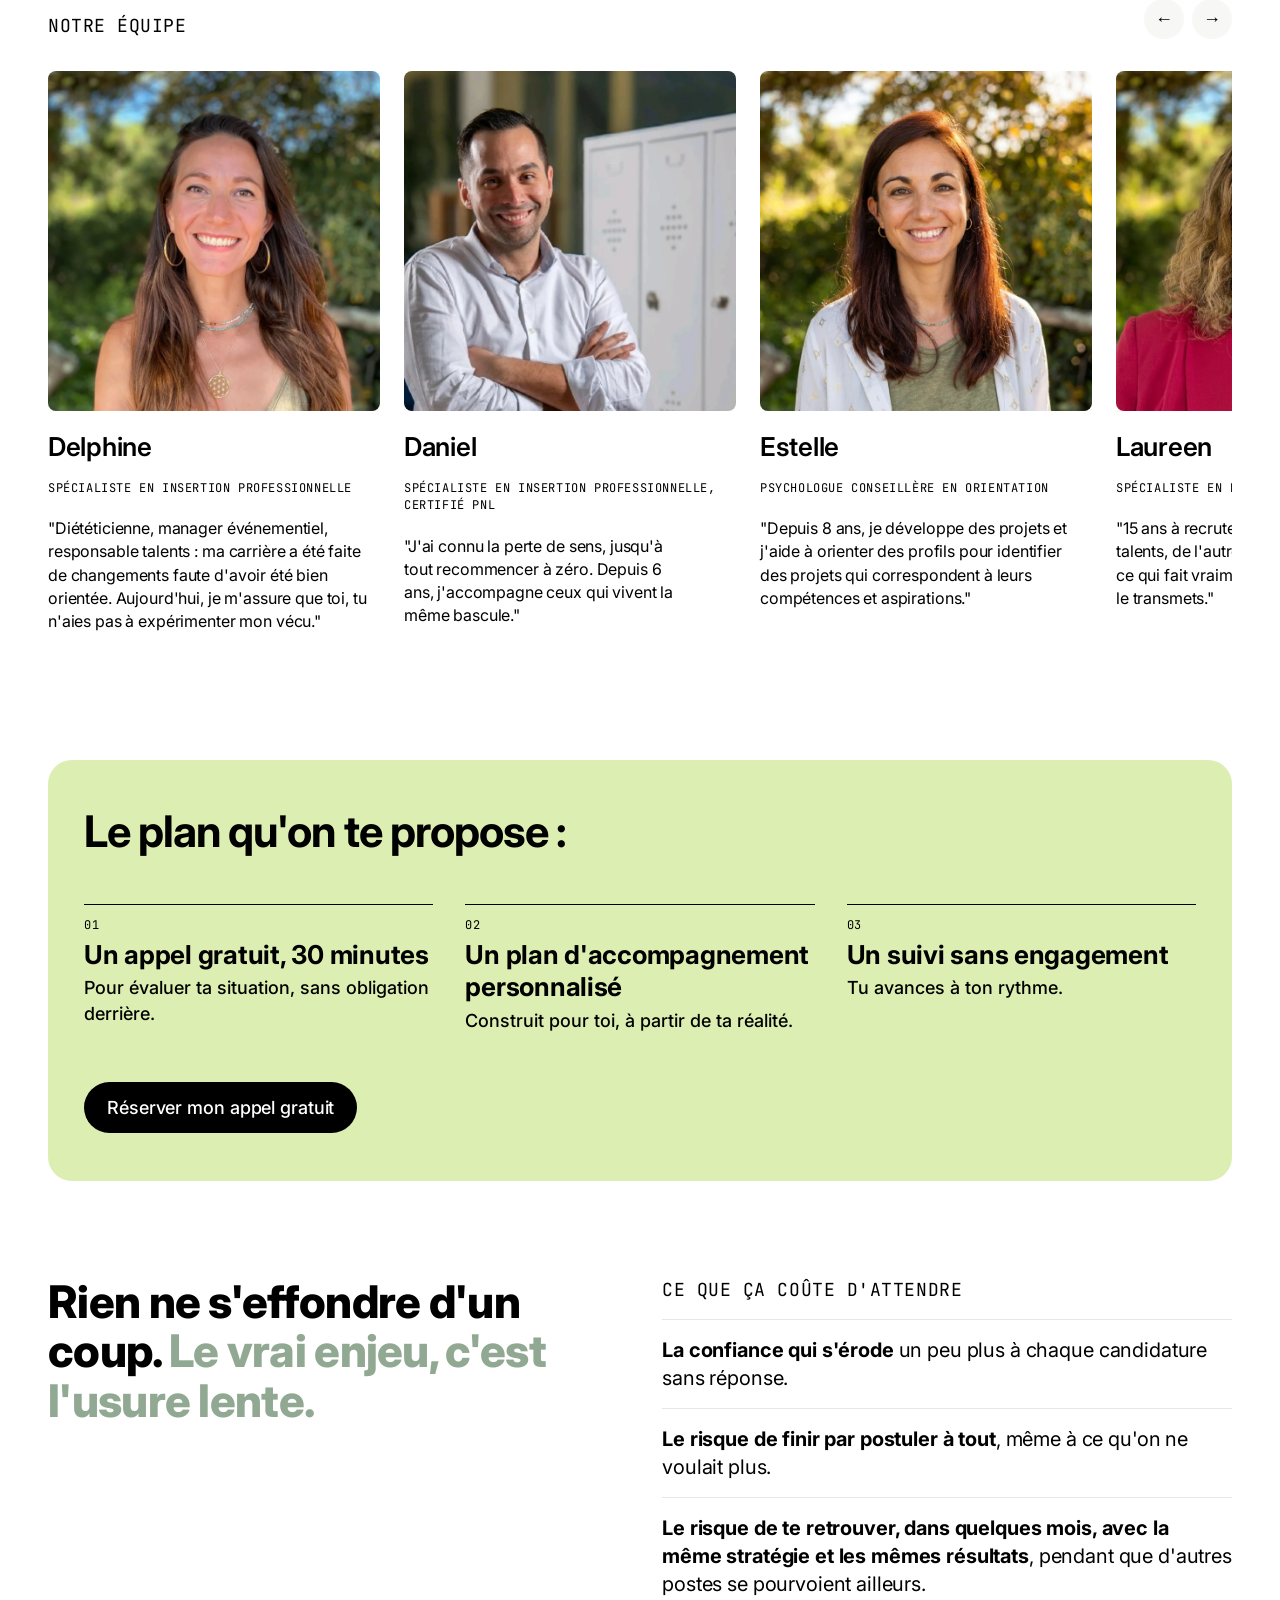
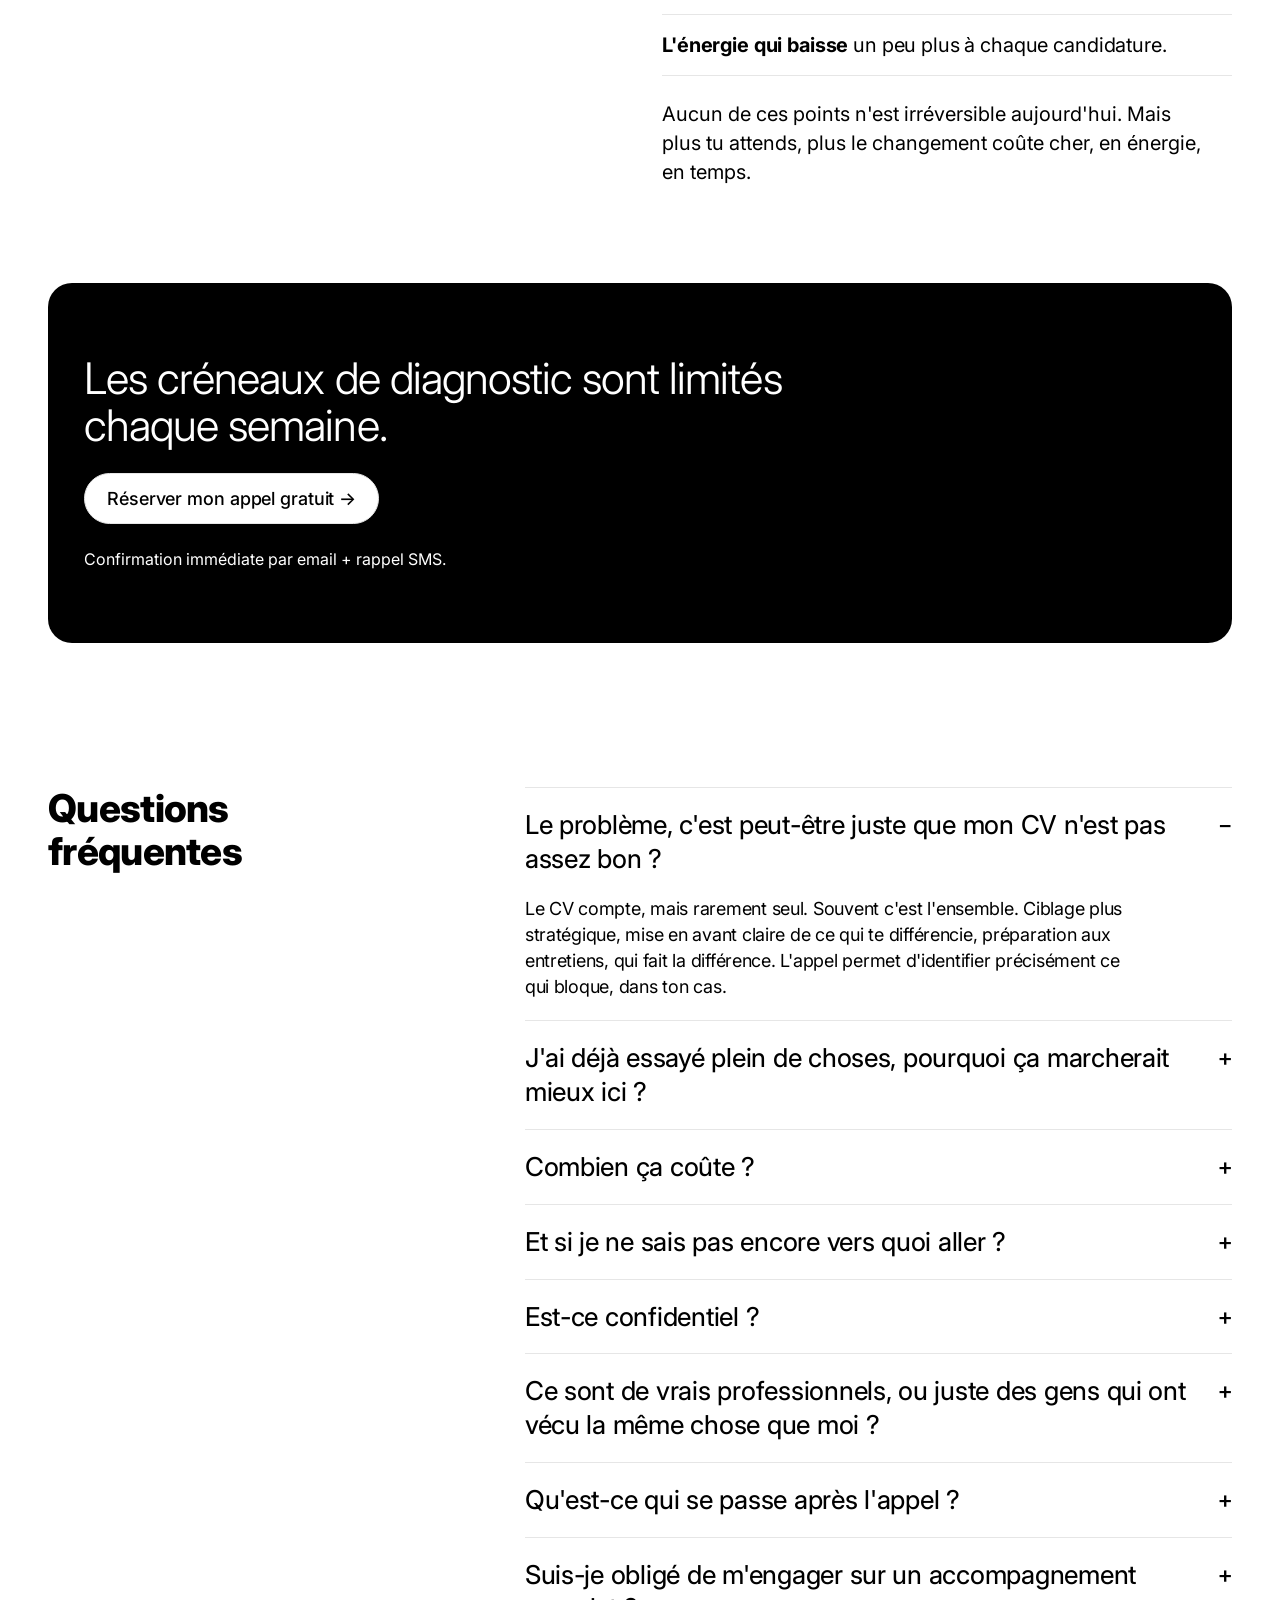
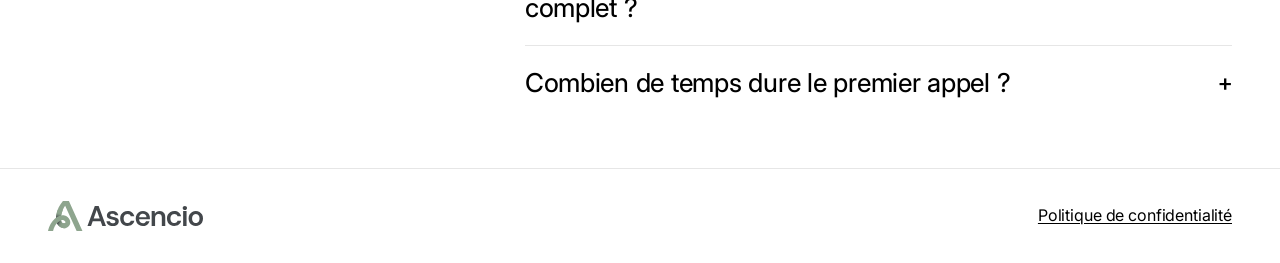
<file: le-silence-numerique/index.html>
<!doctype html>
<html lang="fr">
<head>
<meta charset="utf-8">
<meta name="viewport" content="width=device-width, initial-scale=1">

<!-- Google Tag Manager container GTM-M7S3R6W7.
     Facebook Pixel and Google Analytics are configured as tags INSIDE
     this container (in the GTM web UI), not hardcoded here. -->
<script>(function(w,d,s,l,i){w[l]=w[l]||[];w[l].push({'gtm.start':
new Date().getTime(),event:'gtm.js'});var f=d.getElementsByTagName(s)[0],
j=d.createElement(s),dl=l!='dataLayer'?'&l='+l:'';j.async=true;j.src=
'https://www.googletagmanager.com/gtm.js?id='+i+dl;f.parentNode.insertBefore(j,f);
})(window,document,'script','dataLayer','GTM-M7S3R6W7');</script>
<!-- End Google Tag Manager -->

<title>Ascencio — Sors du silence des candidatures</title>
<meta name="description" content="Tu enchaînes les candidatures sans réponse ? Un appel gratuit de 30 minutes pour identifier ce qui bloque et bâtir un plan d'accompagnement personnalisé.">

<meta property="og:type" content="website">
<meta property="og:title" content="Ascencio — Sors du silence des candidatures">
<meta property="og:description" content="Tu enchaînes les candidatures sans réponse ? Un appel gratuit de 30 minutes pour identifier ce qui bloque et bâtir un plan d'accompagnement personnalisé.">
<meta property="og:image" content="../assets/images/team/estelle.webp">
<meta name="twitter:card" content="summary_large_image">

<!-- Fonts: preconnected + swapped in so first paint never blocks on them -->
<link rel="preconnect" href="https://fonts.googleapis.com">
<link rel="preconnect" href="https://fonts.gstatic.com" crossorigin>
<link rel="stylesheet" href="https://fonts.googleapis.com/css2?family=Inter:opsz,wght@14..32,100..900&family=JetBrains+Mono:wght@100..800&display=swap">

<link rel="icon" href="../assets/images/favicon.svg" type="image/svg+xml">
<link rel="icon" href="../assets/images/favicon-32.png" type="image/png" sizes="32x32">
<link rel="apple-touch-icon" href="../assets/images/apple-touch-icon.png">

<link rel="stylesheet" href="../assets/css/tokens.css">
<link rel="stylesheet" href="../assets/css/components.css">
</head>
<body>
<!-- Google Tag Manager (noscript) -->
<noscript><iframe src="https://www.googletagmanager.com/ns.html?id=GTM-M7S3R6W7" height="0" width="0" style="display:none;visibility:hidden"></iframe></noscript>
<!-- End Google Tag Manager (noscript) -->

<header class="site-header">
  <div class="header-inner container">
    <img class="logo" src="../assets/images/logo-ascensio.svg" width="217" height="42" alt="Ascensio">
    <a class="btn btn-primary" href="/reserver/" data-cta="reserver">Réserver mon appel gratuit</a>
  </div>
</header>

<main>

  <!-- ===== Hero ===== -->
  <section class="hero" data-component="hero">
    <div class="container">
      <h1 class="hero-title hero-title--lg">"&nbsp;<span class="accent">Désolé,</span> nous n'avons pas retenu votre profil.&nbsp;"</h1>
      <p class="hero-sub">Tu en as marre des refus ou des entretiens qui n'aboutissent pas ?</p>
      <div class="hero-actions">
        <div class="hero-cta-col">
          <a class="btn btn-primary btn-block" href="/reserver/" data-cta="reserver">Réserver mon appel gratuit →</a>
          <span class="hero-reassurance">Sans engagement · 30 minutes</span>
        </div>
        <div class="hero-stat">
          <span class="hero-stat-number">1000+</span>
          <span class="hero-stat-label">Parcours accompagnés par nos équipes</span>
        </div>
      </div>
    </div>
  </section>
  <div data-sticky-sentinel aria-hidden="true"></div>

  <!-- ===== Mirror: problem framing (no consequences list for this theme — pull-quote instead) ===== -->
  <section data-component="mirror">
    <div class="container">
      <div class="color-block color-block--cream">
        <div class="mirror-grid mirror-grid--center">
          <div>
            <h2 class="mirror-title">Tu postules avec sérieux, tu prépares chaque candidature. Mais <span class="accent">les réponses positives</span> ne suivent pas.</h2>
          </div>
          <blockquote class="mirror-quote">Le poste attendu n'arrive pas. La porte au doute et à la comparaison s'ouvre, petit à petit.</blockquote>
        </div>
      </div>
    </div>
  </section>

  <!-- ===== Proposition ===== -->
  <section class="proposition" data-component="proposition">
    <div class="container">
      <div class="proposition-eyebrow">Notre proposition</div>
      <div class="proposition-grid">
        <div>
          <h2 class="proposition-title">Ce silence, ce n'est pas un verdict sur ta valeur, mais <span class="accent">le signal qu'un maillon de ta stratégie ne fonctionne pas.</span></h2>
          <p class="proposition-goal"><strong>Objectif :</strong><br>Différencier ton profil et optimiser ta stratégie de candidature.</p>
        </div>
        <div class="proposition-card">
          <div class="stat-number">1000+</div>
          <p>À elles seules, les personnes qui composent l'équipe Ascencio ont déjà accompagné plus de 1000 parcours professionnels, en insertion, en reconversion, en recherche d'emploi qualifiée.</p>
        </div>
      </div>
    </div>
  </section>

  <!-- ===== Team ===== -->
  <section class="team" data-component="team" aria-label="Notre équipe">
    <div class="team-head container">
      <div class="team-eyebrow">Notre équipe</div>
      <div class="team-controls">
        <button type="button" class="icon-btn" data-rail-prev aria-label="Profil précédent">←</button>
        <button type="button" class="icon-btn" data-rail-next aria-label="Profil suivant">→</button>
      </div>
    </div>
    <div class="team-rail-outer">
    <div class="team-rail-mask">
    <ul class="team-rail" data-rail>
      <li class="team-card">
        <img class="team-photo" src="../assets/images/team/delphine.webp" width="780" height="780" alt="Delphine" loading="lazy" decoding="async">
        <div class="team-name">Delphine</div>
        <div class="team-role">Spécialiste en insertion professionnelle</div>
        <p class="team-quote">"Diététicienne, manager événementiel, responsable talents : ma carrière a été faite de changements faute d'avoir été bien orientée. Aujourd'hui, je m'assure que toi, tu n'aies pas à expérimenter mon vécu."</p>
      </li>
      <li class="team-card">
        <img class="team-photo" src="../assets/images/team/daniel.webp" width="780" height="780" alt="Daniel" loading="lazy" decoding="async">
        <div class="team-name">Daniel</div>
        <div class="team-role">Spécialiste en insertion professionnelle, certifié PNL</div>
        <p class="team-quote">"J'ai connu la perte de sens, jusqu'à tout recommencer à zéro. Depuis 6 ans, j'accompagne ceux qui vivent la même bascule."</p>
      </li>
      <li class="team-card">
        <img class="team-photo" src="../assets/images/team/estelle.webp" width="780" height="780" alt="Estelle" loading="lazy" decoding="async">
        <div class="team-name">Estelle</div>
        <div class="team-role">Psychologue conseillère en orientation</div>
        <p class="team-quote">"Depuis 8 ans, je développe des projets et j'aide à orienter des profils pour identifier des projets qui correspondent à leurs compétences et aspirations."</p>
      </li>
      <li class="team-card">
        <img class="team-photo" src="../assets/images/team/laureen.webp" width="780" height="780" alt="Laureen" loading="lazy" decoding="async">
        <div class="team-name">Laureen</div>
        <div class="team-role">Spécialiste en recrutement</div>
        <p class="team-quote">"15 ans à recruter, placer et suivre des talents, de l'autre côté de la table. Je sais ce qui fait vraiment la différence — et je te le transmets."</p>
      </li>
      <li class="team-card">
        <img class="team-photo" src="../assets/images/team/alexandre.webp" width="780" height="780" alt="Alexandre" loading="lazy" decoding="async">
        <div class="team-name">Alexandre</div>
        <div class="team-role">Psychologue conseiller en orientation</div>
        <p class="team-quote">"Mon parcours professionnel a commencé à 14 ans et m’a appris qu’une trajectoire n’est jamais toute tracée. Aujourd’hui, j’aide chacun à questionner ses choix, à trouver du sens et à construire un projet qui lui ressemble."</p>
      </li>
    </ul>
    </div>
    </div>
  </section>

  <!-- ===== Plan ===== -->
  <section data-component="plan">
    <div class="container">
      <div class="color-block color-block--lime">
        <h2 class="plan-title">Le plan qu'on te propose :</h2>
        <ol class="plan-list">
          <li class="plan-item">
            <span class="plan-num">01</span>
            <strong>Un appel gratuit, 30 minutes</strong>
            <span>Pour évaluer ta situation, sans obligation derrière.</span>
          </li>
          <li class="plan-item">
            <span class="plan-num">02</span>
            <strong>Un plan d'accompagnement personnalisé</strong>
            <span>Construit pour toi, à partir de ta réalité.</span>
          </li>
          <li class="plan-item">
            <span class="plan-num">03</span>
            <strong>Un suivi sans engagement</strong>
            <span>Tu avances à ton rythme.</span>
          </li>
        </ol>
        <div class="plan-cta">
          <a class="btn btn-primary btn-block" href="/reserver/" data-cta="reserver">Réserver mon appel gratuit</a>
        </div>
      </div>
    </div>
  </section>

  <!-- ===== Cost of waiting ===== -->
  <section class="cost" data-component="cost">
    <div class="container">
      <div class="cost-grid">
        <div>
          <h2 class="cost-title">Rien ne s'effondre d'un coup. <span class="accent">Le vrai enjeu, c'est l'usure lente.</span></h2>
        </div>
        <div>
          <div class="cost-eyebrow">Ce que ça coûte d'attendre</div>
          <div class="cost-list">
            <div><strong>La confiance qui s'érode</strong> un peu plus à chaque candidature sans réponse.</div>
            <div><strong>Le risque de finir par postuler à tout</strong>, même à ce qu'on ne voulait plus.</div>
            <div><strong>Le risque de te retrouver, dans quelques mois, avec la même stratégie et les mêmes résultats</strong>, pendant que d'autres postes se pourvoient ailleurs.</div>
            <div><strong>L'énergie qui baisse</strong> un peu plus à chaque candidature.</div>
          </div>
          <p class="cost-note">Aucun de ces points n'est irréversible aujourd'hui. Mais plus tu attends, plus le changement coûte cher, en énergie, en temps.</p>
        </div>
      </div>
    </div>
  </section>

  <!-- ===== Scarcity / secondary CTA ===== -->
  <section class="scarcity-section" data-component="scarcity">
    <div class="container">
      <div class="color-block color-block--dark scarcity">
        <h2 class="scarcity-title">Les créneaux de diagnostic sont limités chaque semaine.</h2>
        <a class="btn btn-secondary btn-block" href="/reserver/" data-cta="reserver">Réserver mon appel gratuit →</a>
        <div class="scarcity-note">Confirmation immédiate par email + rappel SMS.</div>
      </div>
    </div>
  </section>

  <!-- ===== FAQ ===== -->
  <section class="faq" data-component="faq">
    <div class="container">
      <div class="faq-grid">
        <h2 class="faq-title">Questions fréquentes</h2>
        <div class="faq-list">
          <details class="faq-item" open>
            <summary>Le problème, c'est peut-être juste que mon CV n'est pas assez bon ?</summary>
            <p>Le CV compte, mais rarement seul. Souvent c'est l'ensemble. Ciblage plus stratégique, mise en avant claire de ce qui te différencie, préparation aux entretiens, qui fait la différence. L'appel permet d'identifier précisément ce qui bloque, dans ton cas.</p>
          </details>
          <details class="faq-item">
            <summary>J'ai déjà essayé plein de choses, pourquoi ça marcherait mieux ici ?</summary>
            <p>Parce qu'on ne travaille pas un seul outil isolé. On regarde l'ensemble de ta stratégie, de ce qui te différencie vraiment jusqu'à ta façon de te présenter en entretien, pour identifier le vrai point de blocage, pas juste retoucher un CV de plus.</p>
          </details>
          <details class="faq-item">
            <summary>Combien ça coûte ?</summary>
            <p>Ça dépend de ce dont tu as besoin — c'est justement ce que le premier appel permet de clarifier. Nos accompagnements démarrent à 150.–/h.</p>
          </details>
          <details class="faq-item">
            <summary>Et si je ne sais pas encore vers quoi aller ?</summary>
            <p>C'est justement le rôle de l'appel de 30 minutes : clarifier avant de décider.</p>
          </details>
          <details class="faq-item">
            <summary>Est-ce confidentiel ?</summary>
            <p>Oui, entièrement. Rien n'est partagé.</p>
          </details>
          <details class="faq-item">
            <summary>Ce sont de vrais professionnels, ou juste des gens qui ont vécu la même chose que moi ?</summary>
            <p>Les deux à la fois. Chacun est sélectionné pour sa formation certifiée mais aussi pour son vécu personnel qui vient enrichir l'accompagnement, pas le remplacer.</p>
          </details>
          <details class="faq-item">
            <summary>Qu'est-ce qui se passe après l'appel ?</summary>
            <p>Une lecture claire de ta situation, et, si ça a du sens, une proposition adaptée d'accompagnement. Aucune obligation.</p>
          </details>
          <details class="faq-item">
            <summary>Suis-je obligé de m'engager sur un accompagnement complet ?</summary>
            <p>Non. Chaque accompagnement est sans engagement.</p>
          </details>
          <details class="faq-item">
            <summary>Combien de temps dure le premier appel ?</summary>
            <p>30 minutes, sans engagement.</p>
          </details>
        </div>
      </div>
    </div>
  </section>

</main>

<footer class="site-footer">
  <div class="container footer-inner">
    <img class="logo" src="../assets/images/logo-ascensio.svg" width="150" height="29" alt="Ascensio">
    <div class="footer-meta">
      <a class="footer-link" href="../politique-confidentialite/">Politique de confidentialité</a>
    </div>
  </div>
</footer>

<div class="sticky-cta" data-sticky-cta>
  <span>Réserver mon appel gratuit</span>
  <a class="btn btn-primary" href="/reserver/" data-cta="reserver">Réserver</a>
</div>

<div class="cookie-notice" data-cookie-notice hidden>
  <button type="button" class="cookie-notice-close" data-cookie-close aria-label="Fermer">×</button>
  <p class="cookie-notice-text">Ce site utilise des cookies pour améliorer votre expérience et mesurer notre audience.</p>
  <div class="cookie-notice-actions">
    <a class="cookie-notice-link" href="../politique-confidentialite/">En savoir plus</a>
    <button type="button" class="cookie-notice-accept" data-cookie-accept>Compris</button>
  </div>
</div>

<script src="../assets/js/main.js" defer></script>
</body>
</html>
</file>
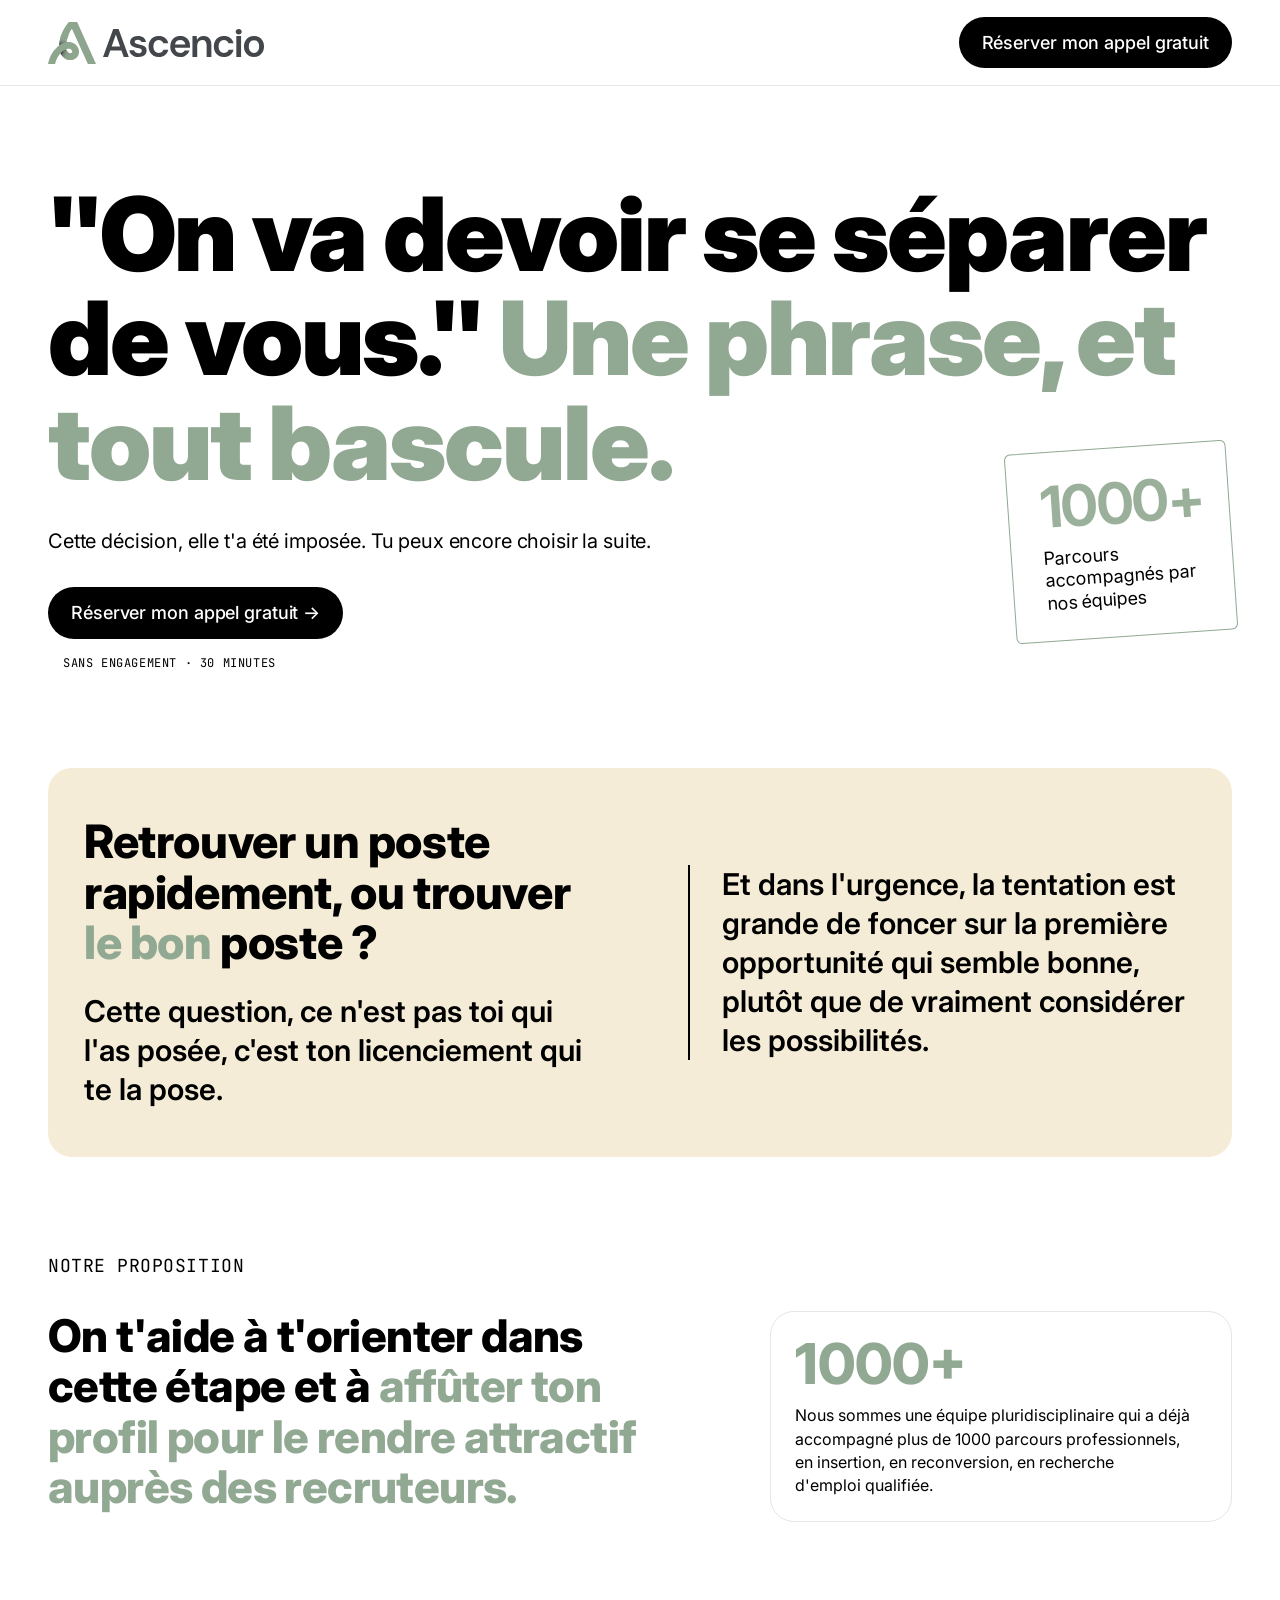
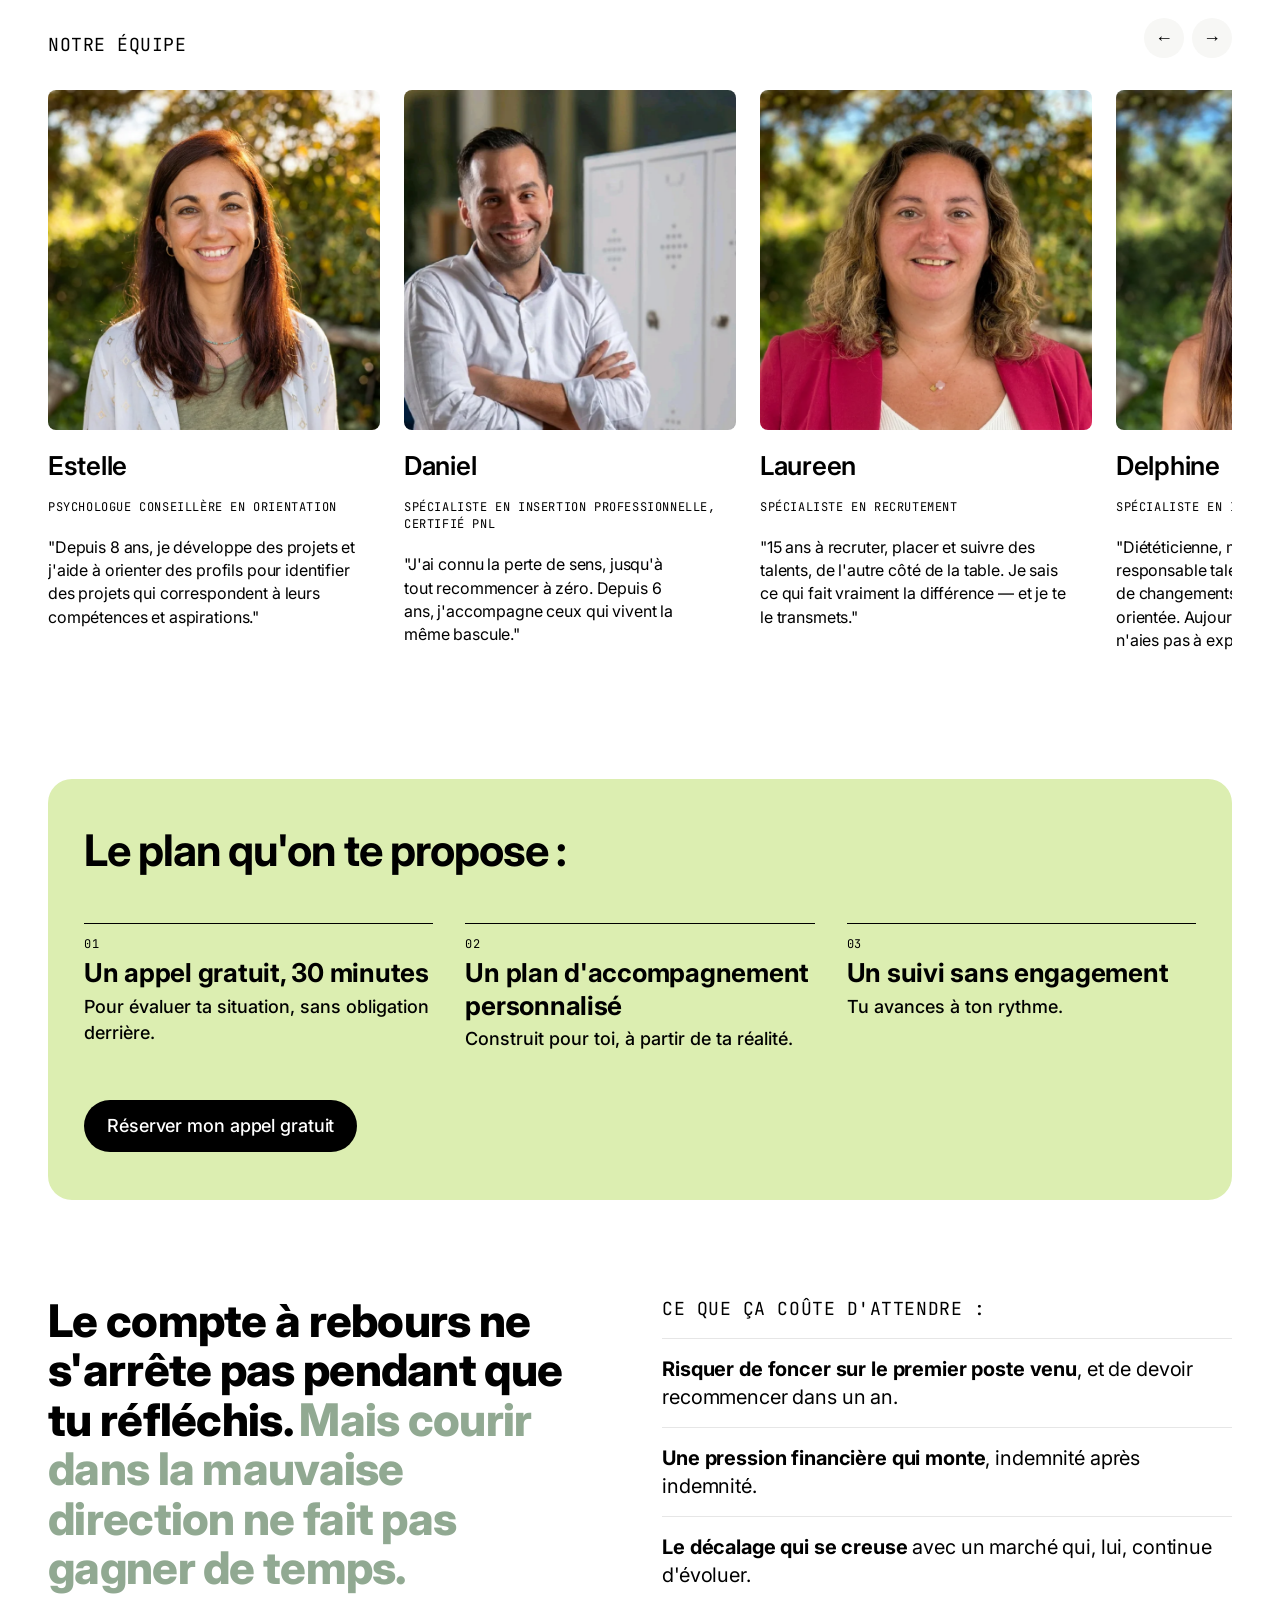
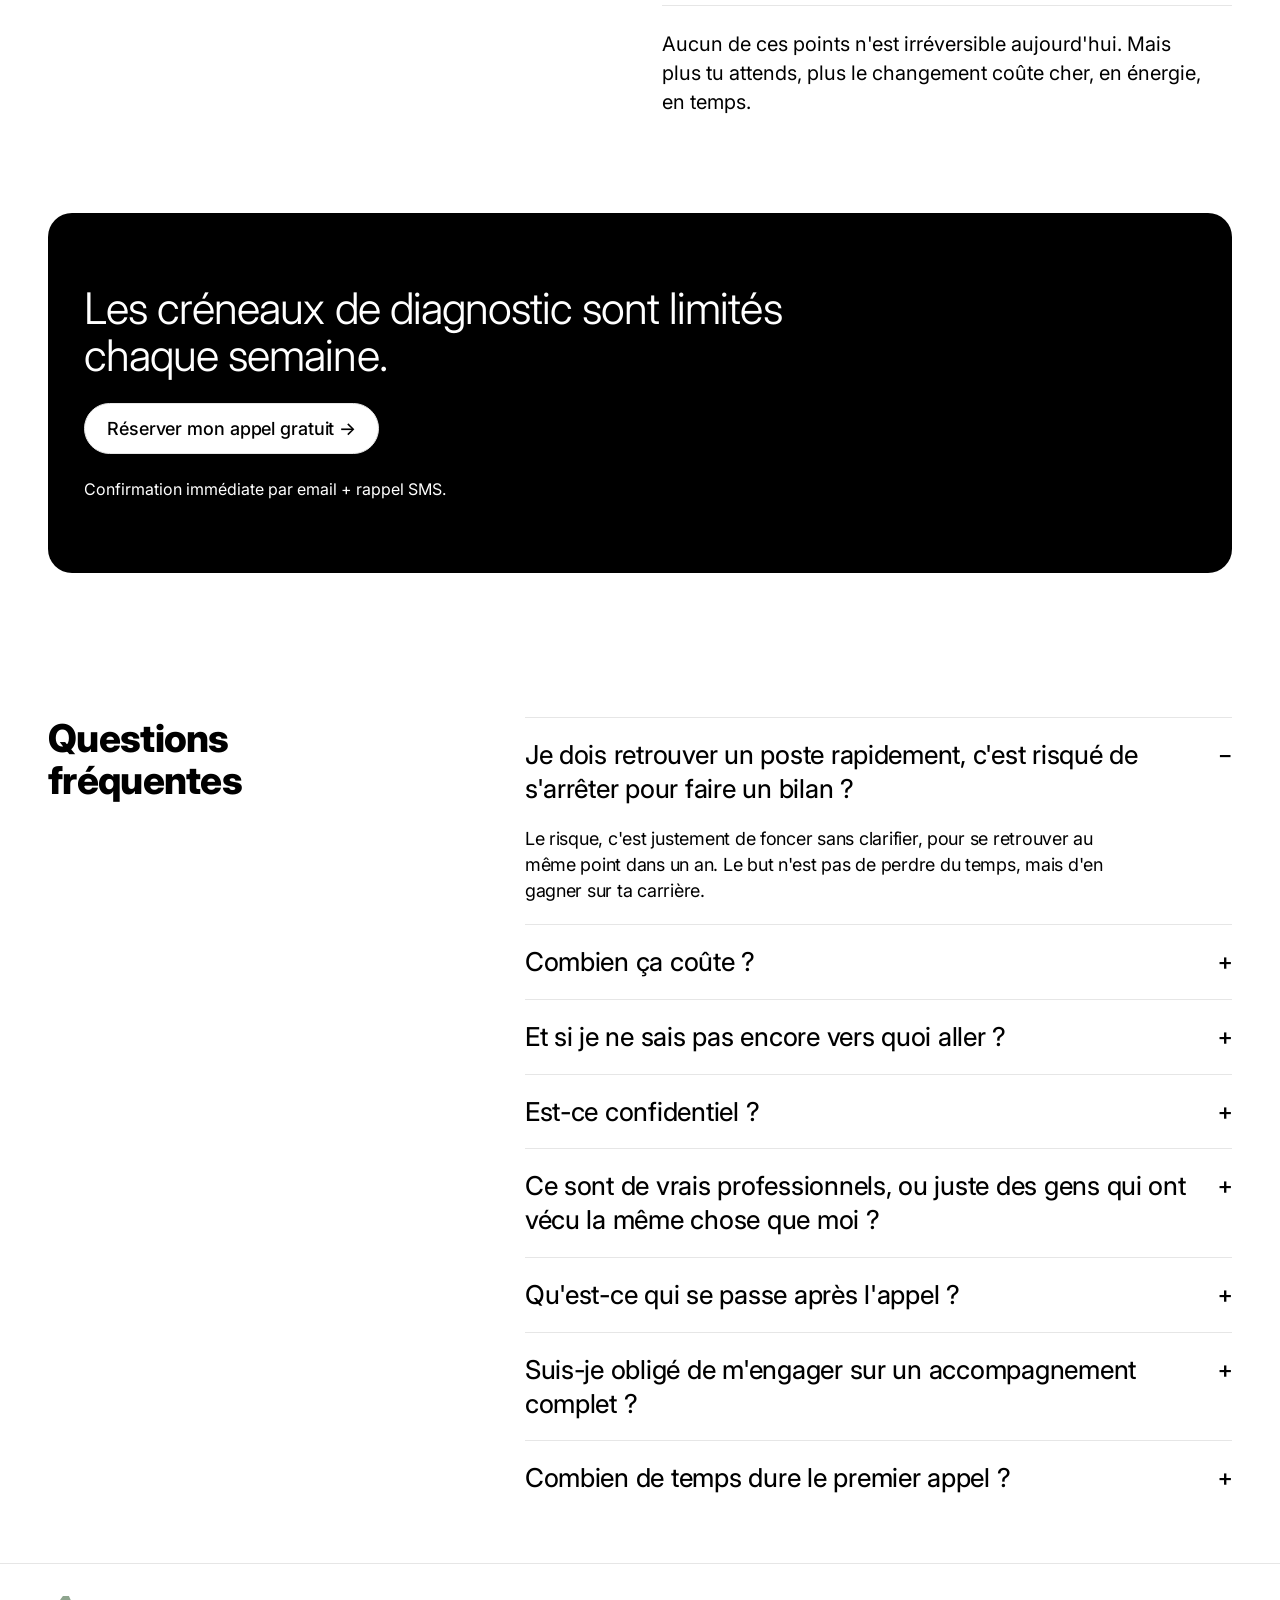
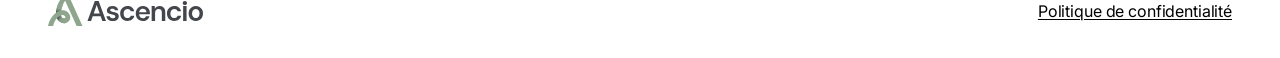
<file: licenciement-restructuration/index.html>
<!doctype html>
<html lang="fr">
<head>
<meta charset="utf-8">
<meta name="viewport" content="width=device-width, initial-scale=1">

<!-- Google Tag Manager container GTM-M7S3R6W7.
     Facebook Pixel and Google Analytics are configured as tags INSIDE
     this container (in the GTM web UI), not hardcoded here. -->
<script>(function(w,d,s,l,i){w[l]=w[l]||[];w[l].push({'gtm.start':
new Date().getTime(),event:'gtm.js'});var f=d.getElementsByTagName(s)[0],
j=d.createElement(s),dl=l!='dataLayer'?'&l='+l:'';j.async=true;j.src=
'https://www.googletagmanager.com/gtm.js?id='+i+dl;f.parentNode.insertBefore(j,f);
})(window,document,'script','dataLayer','GTM-M7S3R6W7');</script>
<!-- End Google Tag Manager -->

<title>Ascencio — Une phrase, et tout bascule</title>
<meta name="description" content="Un appel gratuit de 30 minutes pour faire le point après un licenciement ou une restructuration, et choisir la suite plutôt que la subir.">

<meta property="og:type" content="website">
<meta property="og:title" content="Ascencio — Une phrase, et tout bascule">
<meta property="og:description" content="Un appel gratuit de 30 minutes pour faire le point après un licenciement ou une restructuration, et choisir la suite plutôt que la subir.">
<meta property="og:image" content="../assets/images/team/estelle.webp">
<meta name="twitter:card" content="summary_large_image">

<!-- Fonts: preconnected + swapped in so first paint never blocks on them -->
<link rel="preconnect" href="https://fonts.googleapis.com">
<link rel="preconnect" href="https://fonts.gstatic.com" crossorigin>
<link rel="stylesheet" href="https://fonts.googleapis.com/css2?family=Inter:opsz,wght@14..32,100..900&family=JetBrains+Mono:wght@100..800&display=swap">

<link rel="icon" href="../assets/images/favicon.svg" type="image/svg+xml">
<link rel="icon" href="../assets/images/favicon-32.png" type="image/png" sizes="32x32">
<link rel="apple-touch-icon" href="../assets/images/apple-touch-icon.png">

<link rel="stylesheet" href="../assets/css/tokens.css">
<link rel="stylesheet" href="../assets/css/components.css">
</head>
<body>
<!-- Google Tag Manager (noscript) -->
<noscript><iframe src="https://www.googletagmanager.com/ns.html?id=GTM-M7S3R6W7" height="0" width="0" style="display:none;visibility:hidden"></iframe></noscript>
<!-- End Google Tag Manager (noscript) -->

<header class="site-header">
  <div class="header-inner container">
    <img class="logo" src="../assets/images/logo-ascensio.svg" width="217" height="42" alt="Ascensio">
    <a class="btn btn-primary" href="/reserver/" data-cta="reserver">Réserver mon appel gratuit</a>
  </div>
</header>

<main>

  <!-- ===== Hero ===== -->
  <section class="hero" data-component="hero">
    <div class="container">
      <h1 class="hero-title hero-title--lg">"On va devoir se séparer de vous." <span class="accent">Une phrase, et tout bascule.</span></h1>
      <p class="hero-sub">Cette décision, elle t'a été imposée. Tu peux encore choisir la suite.</p>
      <div class="hero-actions">
        <div class="hero-cta-col">
          <a class="btn btn-primary btn-block" href="/reserver/" data-cta="reserver">Réserver mon appel gratuit →</a>
          <span class="hero-reassurance">Sans engagement · 30 minutes</span>
        </div>
        <div class="hero-stat">
          <span class="hero-stat-number">1000+</span>
          <span class="hero-stat-label">Parcours accompagnés par nos équipes</span>
        </div>
      </div>
    </div>
  </section>
  <div data-sticky-sentinel aria-hidden="true"></div>

  <!-- ===== Mirror: problem framing (no consequences list — pull-quote instead) ===== -->
  <section data-component="mirror">
    <div class="container">
      <div class="color-block color-block--cream">
        <div class="mirror-grid mirror-grid--center">
          <div>
            <h2 class="mirror-title">Retrouver un poste rapidement, ou trouver <span class="accent">le bon</span> poste ?</h2>
            <p class="mirror-quote">Cette question, ce n'est pas toi qui l'as posée, c'est ton licenciement qui te la pose.</p>
          </div>
          <blockquote class="mirror-quote">Et dans l'urgence, la tentation est grande de foncer sur la première opportunité qui semble bonne, plutôt que de vraiment considérer les possibilités.</blockquote>
        </div>
      </div>
    </div>
  </section>

  <!-- ===== Proposition ===== -->
  <section class="proposition" data-component="proposition">
    <div class="container">
      <div class="proposition-eyebrow">Notre proposition</div>
      <div class="proposition-grid">
        <div>
          <h2 class="proposition-title">On t'aide à t'orienter dans cette étape et à <span class="accent">affûter ton profil pour le rendre attractif auprès des recruteurs.</span></h2>
        </div>
        <div class="proposition-card">
          <div class="stat-number">1000+</div>
          <p>Nous sommes une équipe pluridisciplinaire qui a déjà accompagné plus de 1000 parcours professionnels, en insertion, en reconversion, en recherche d'emploi qualifiée.</p>
        </div>
      </div>
    </div>
  </section>

  <!-- ===== Team ===== -->
  <section class="team" data-component="team" aria-label="Notre équipe">
    <div class="team-head container">
      <div class="team-eyebrow">Notre équipe</div>
      <div class="team-controls">
        <button type="button" class="icon-btn" data-rail-prev aria-label="Profil précédent">←</button>
        <button type="button" class="icon-btn" data-rail-next aria-label="Profil suivant">→</button>
      </div>
    </div>
    <div class="team-rail-outer">
    <div class="team-rail-mask">
    <ul class="team-rail" data-rail>
      <li class="team-card">
        <img class="team-photo" src="../assets/images/team/estelle.webp" width="780" height="780" alt="Estelle" loading="lazy" decoding="async">
        <div class="team-name">Estelle</div>
        <div class="team-role">Psychologue conseillère en orientation</div>
        <p class="team-quote">"Depuis 8 ans, je développe des projets et j'aide à orienter des profils pour identifier des projets qui correspondent à leurs compétences et aspirations."</p>
      </li>
      <li class="team-card">
        <img class="team-photo" src="../assets/images/team/daniel.webp" width="780" height="780" alt="Daniel" loading="lazy" decoding="async">
        <div class="team-name">Daniel</div>
        <div class="team-role">Spécialiste en insertion professionnelle, certifié PNL</div>
        <p class="team-quote">"J'ai connu la perte de sens, jusqu'à tout recommencer à zéro. Depuis 6 ans, j'accompagne ceux qui vivent la même bascule."</p>
      </li>
      <li class="team-card">
        <img class="team-photo" src="../assets/images/team/laureen.webp" width="780" height="780" alt="Laureen" loading="lazy" decoding="async">
        <div class="team-name">Laureen</div>
        <div class="team-role">Spécialiste en recrutement</div>
        <p class="team-quote">"15 ans à recruter, placer et suivre des talents, de l'autre côté de la table. Je sais ce qui fait vraiment la différence — et je te le transmets."</p>
      </li>
      <li class="team-card">
        <img class="team-photo" src="../assets/images/team/delphine.webp" width="780" height="780" alt="Delphine" loading="lazy" decoding="async">
        <div class="team-name">Delphine</div>
        <div class="team-role">Spécialiste en insertion professionnelle</div>
        <p class="team-quote">"Diététicienne, manager événementiel, responsable talents : ma carrière a été faite de changements faute d'avoir été bien orientée. Aujourd'hui, je m'assure que toi, tu n'aies pas à expérimenter mon vécu."</p>
      </li>
      <li class="team-card">
        <img class="team-photo" src="../assets/images/team/alexandre.webp" width="780" height="780" alt="Alexandre" loading="lazy" decoding="async">
        <div class="team-name">Alexandre</div>
        <div class="team-role">Psychologue conseiller en orientation</div>
        <p class="team-quote">"Mon parcours professionnel a commencé à 14 ans et m’a appris qu’une trajectoire n’est jamais toute tracée. Aujourd’hui, j’aide chacun à questionner ses choix, à trouver du sens et à construire un projet qui lui ressemble."</p>
      </li>
    </ul>
    </div>
    </div>
  </section>

  <!-- ===== Plan ===== -->
  <section data-component="plan">
    <div class="container">
      <div class="color-block color-block--lime">
        <h2 class="plan-title">Le plan qu'on te propose :</h2>
        <ol class="plan-list">
          <li class="plan-item">
            <span class="plan-num">01</span>
            <strong>Un appel gratuit, 30 minutes</strong>
            <span>Pour évaluer ta situation, sans obligation derrière.</span>
          </li>
          <li class="plan-item">
            <span class="plan-num">02</span>
            <strong>Un plan d'accompagnement personnalisé</strong>
            <span>Construit pour toi, à partir de ta réalité.</span>
          </li>
          <li class="plan-item">
            <span class="plan-num">03</span>
            <strong>Un suivi sans engagement</strong>
            <span>Tu avances à ton rythme.</span>
          </li>
        </ol>
        <div class="plan-cta">
          <a class="btn btn-primary btn-block" href="/reserver/" data-cta="reserver">Réserver mon appel gratuit</a>
        </div>
      </div>
    </div>
  </section>

  <!-- ===== Cost of waiting ===== -->
  <section class="cost" data-component="cost">
    <div class="container">
      <div class="cost-grid">
        <div>
          <h2 class="cost-title">Le compte à rebours ne s'arrête pas pendant que tu réfléchis. <span class="accent">Mais courir dans la mauvaise direction ne fait pas gagner de temps.</span></h2>
        </div>
        <div>
          <div class="cost-eyebrow">Ce que ça coûte d'attendre : </div>
          <div class="cost-list">
            <div><strong>Risquer de foncer sur le premier poste venu</strong>, et de devoir recommencer dans un an.</div>
            <div><strong>Une pression financière qui monte</strong>, indemnité après indemnité.</div>
            <div><strong>Le décalage qui se creuse</strong> avec un marché qui, lui, continue d'évoluer.</div>
          </div>
          <p class="cost-note">Aucun de ces points n'est irréversible aujourd'hui. Mais plus tu attends, plus le changement coûte cher, en énergie, en temps.</p>
        </div>
      </div>
    </div>
  </section>

  <!-- ===== Scarcity / secondary CTA ===== -->
  <section class="scarcity-section" data-component="scarcity">
    <div class="container">
      <div class="color-block color-block--dark scarcity">
        <h2 class="scarcity-title">Les créneaux de diagnostic sont limités chaque semaine.</h2>
        <a class="btn btn-secondary btn-block" href="/reserver/" data-cta="reserver">Réserver mon appel gratuit →</a>
        <div class="scarcity-note">Confirmation immédiate par email + rappel SMS.</div>
      </div>
    </div>
  </section>

  <!-- ===== FAQ ===== -->
  <section class="faq" data-component="faq">
    <div class="container">
      <div class="faq-grid">
        <h2 class="faq-title">Questions fréquentes</h2>
        <div class="faq-list">
          <details class="faq-item" open>
            <summary>Je dois retrouver un poste rapidement, c'est risqué de s'arrêter pour faire un bilan ?</summary>
            <p>Le risque, c'est justement de foncer sans clarifier, pour se retrouver au même point dans un an. Le but n'est pas de perdre du temps, mais d'en gagner sur ta carrière.</p>
          </details>
          <details class="faq-item">
            <summary>Combien ça coûte ?</summary>
            <p>Ça dépend de ce dont tu as besoin — c'est justement ce que le premier appel permet de clarifier. Nos accompagnements démarrent à 150.–/h.</p>
          </details>
          <details class="faq-item">
            <summary>Et si je ne sais pas encore vers quoi aller ?</summary>
            <p>C'est justement le rôle de l'appel de 30 minutes : clarifier avant de décider.</p>
          </details>
          <details class="faq-item">
            <summary>Est-ce confidentiel ?</summary>
            <p>Oui, entièrement. Rien n'est partagé.</p>
          </details>
          <details class="faq-item">
            <summary>Ce sont de vrais professionnels, ou juste des gens qui ont vécu la même chose que moi ?</summary>
            <p>Les deux à la fois. Chacun est sélectionné pour sa formation certifiée mais aussi pour son vécu personnel qui vient enrichir l'accompagnement, pas le remplacer.</p>
          </details>
          <details class="faq-item">
            <summary>Qu'est-ce qui se passe après l'appel ?</summary>
            <p>Une lecture claire de ta situation, et, si ça a du sens, une proposition adaptée d'accompagnement. Aucune obligation.</p>
          </details>
          <details class="faq-item">
            <summary>Suis-je obligé de m'engager sur un accompagnement complet ?</summary>
            <p>Non. Chaque accompagnement est sans engagement.</p>
          </details>
          <details class="faq-item">
            <summary>Combien de temps dure le premier appel ?</summary>
            <p>30 minutes, sans engagement.</p>
          </details>
        </div>
      </div>
    </div>
  </section>

</main>

<footer class="site-footer">
  <div class="container footer-inner">
    <img class="logo" src="../assets/images/logo-ascensio.svg" width="150" height="29" alt="Ascensio">
    <div class="footer-meta">
      <a class="footer-link" href="../politique-confidentialite/">Politique de confidentialité</a>
    </div>
  </div>
</footer>

<div class="sticky-cta" data-sticky-cta>
  <span>Réserver mon appel gratuit</span>
  <a class="btn btn-primary" href="/reserver/" data-cta="reserver">Réserver</a>
</div>

<div class="cookie-notice" data-cookie-notice hidden>
  <button type="button" class="cookie-notice-close" data-cookie-close aria-label="Fermer">×</button>
  <p class="cookie-notice-text">Ce site utilise des cookies pour améliorer votre expérience et mesurer notre audience.</p>
  <div class="cookie-notice-actions">
    <a class="cookie-notice-link" href="../politique-confidentialite/">En savoir plus</a>
    <button type="button" class="cookie-notice-accept" data-cookie-accept>Compris</button>
  </div>
</div>

<script src="../assets/js/main.js" defer></script>
</body>
</html>
</file>
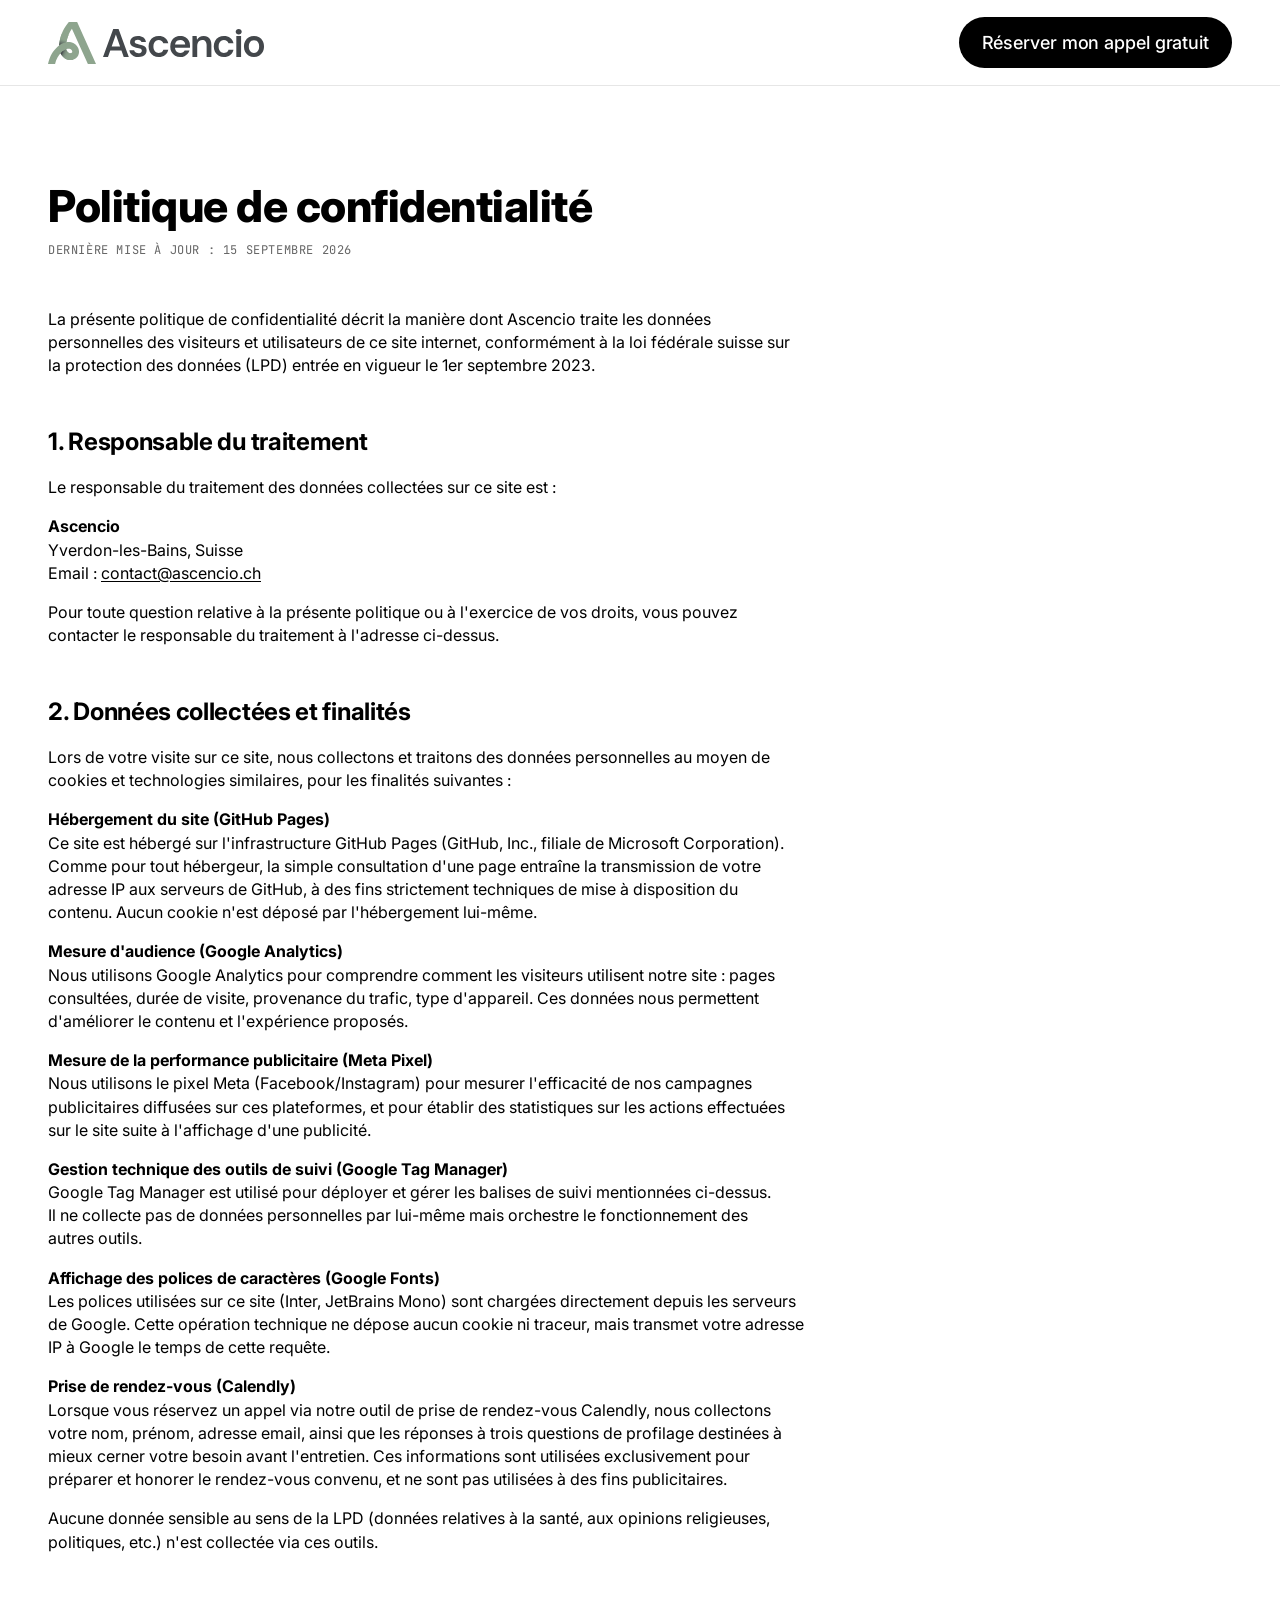
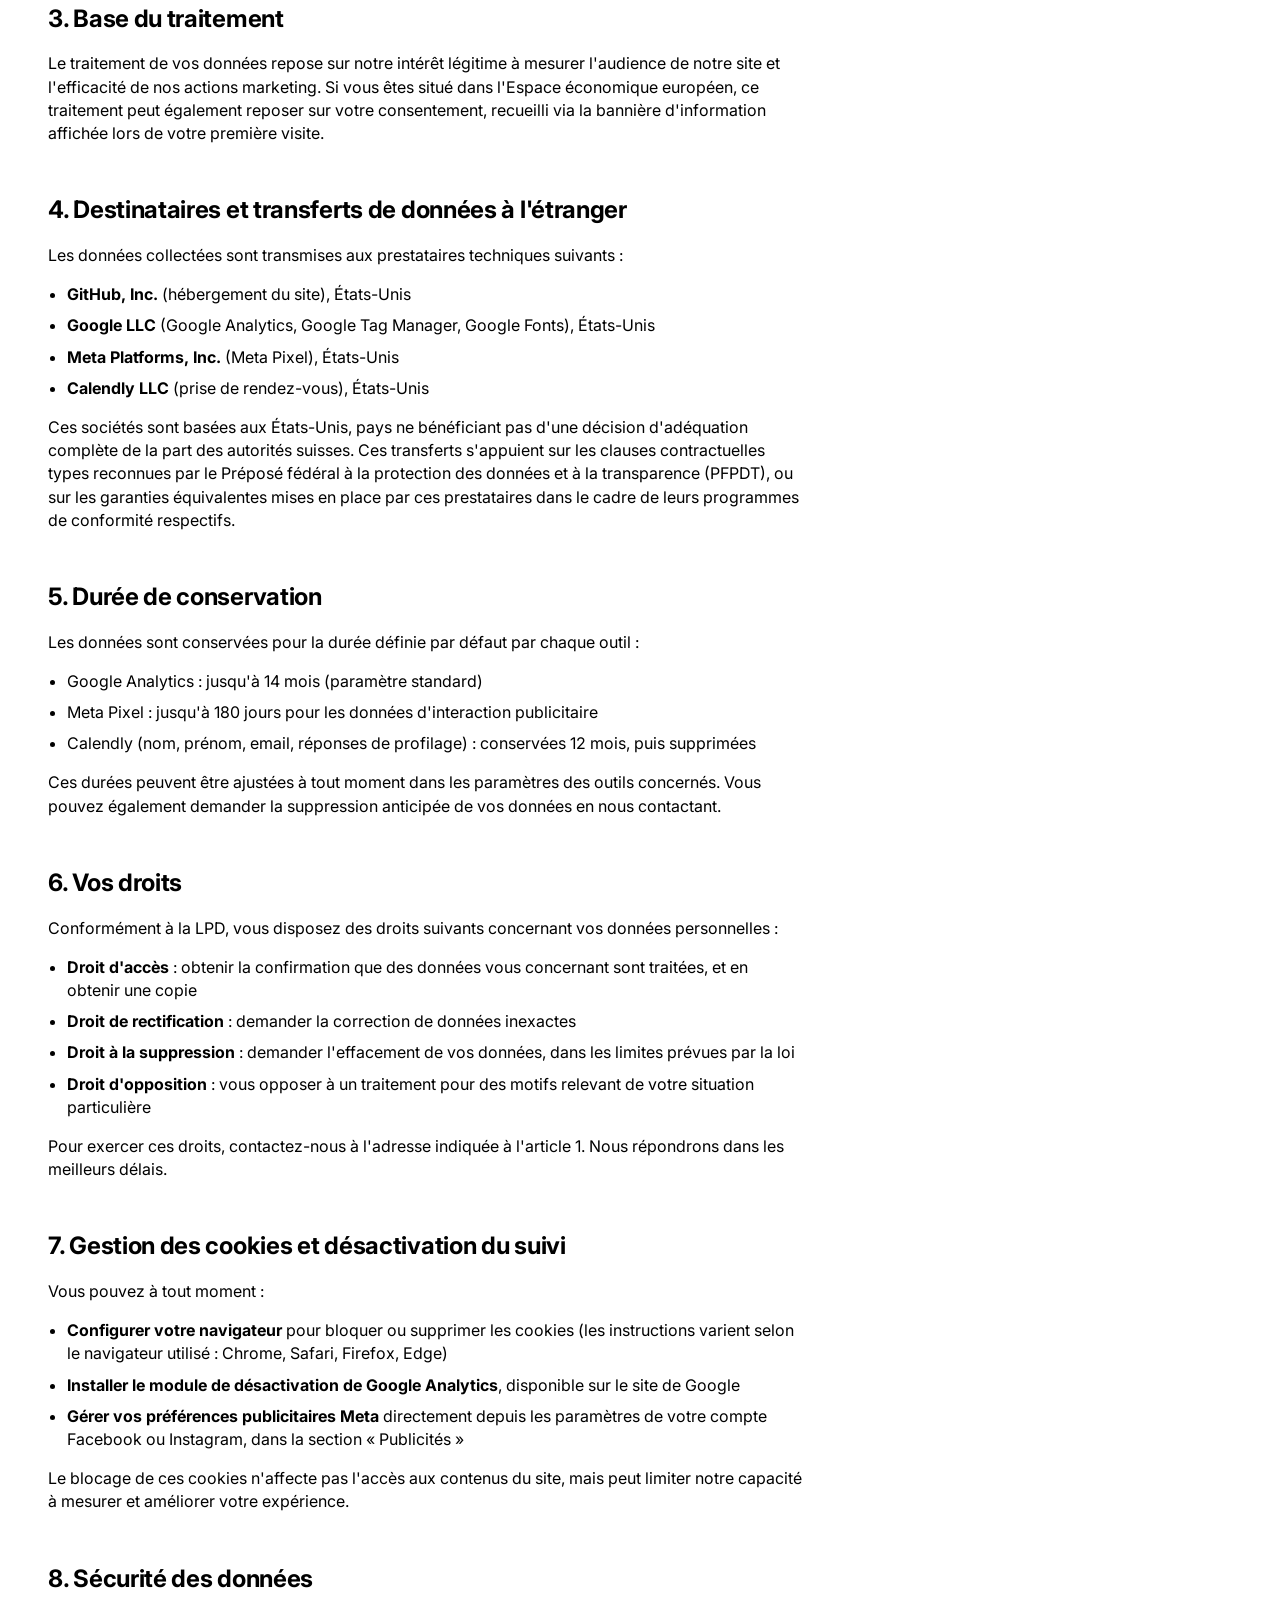
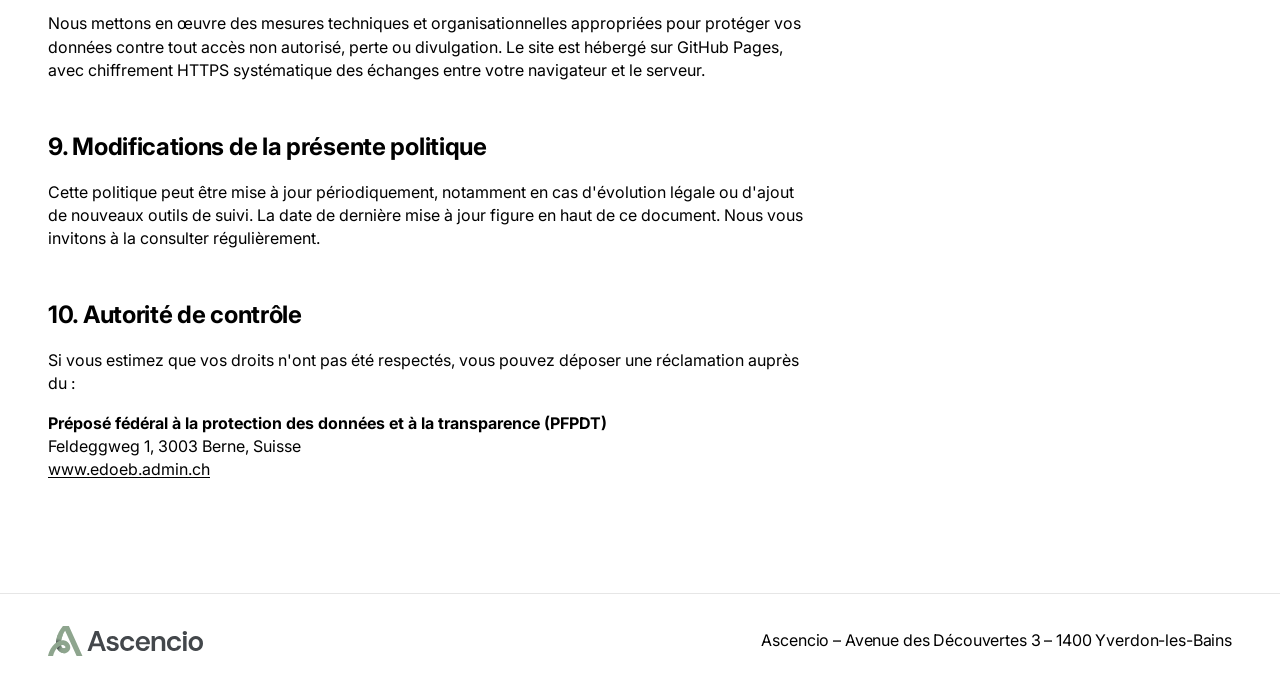
<file: politique-confidentialite/index.html>
<!doctype html>
<html lang="fr">
<head>
<meta charset="utf-8">
<meta name="viewport" content="width=device-width, initial-scale=1">

<!-- Google Tag Manager container GTM-M7S3R6W7.
     Facebook Pixel and Google Analytics are configured as tags INSIDE
     this container (in the GTM web UI), not hardcoded here. -->
<script>(function(w,d,s,l,i){w[l]=w[l]||[];w[l].push({'gtm.start':
new Date().getTime(),event:'gtm.js'});var f=d.getElementsByTagName(s)[0],
j=d.createElement(s),dl=l!='dataLayer'?'&l='+l:'';j.async=true;j.src=
'https://www.googletagmanager.com/gtm.js?id='+i+dl;f.parentNode.insertBefore(j,f);
})(window,document,'script','dataLayer','GTM-M7S3R6W7');</script>
<!-- End Google Tag Manager -->

<title>Ascencio — Politique de confidentialité</title>
<meta name="description" content="Comment Ascencio traite les données personnelles des visiteurs de ce site, conformément à la loi fédérale suisse sur la protection des données (LPD).">

<link rel="preconnect" href="https://fonts.googleapis.com">
<link rel="preconnect" href="https://fonts.gstatic.com" crossorigin>
<link rel="stylesheet" href="https://fonts.googleapis.com/css2?family=Inter:opsz,wght@14..32,100..900&family=JetBrains+Mono:wght@100..800&display=swap">

<link rel="icon" href="../assets/images/favicon.svg" type="image/svg+xml">
<link rel="icon" href="../assets/images/favicon-32.png" type="image/png" sizes="32x32">
<link rel="apple-touch-icon" href="../assets/images/apple-touch-icon.png">

<link rel="stylesheet" href="../assets/css/tokens.css">
<link rel="stylesheet" href="../assets/css/components.css">
</head>
<body>
<!-- Google Tag Manager (noscript) -->
<noscript><iframe src="https://www.googletagmanager.com/ns.html?id=GTM-M7S3R6W7" height="0" width="0" style="display:none;visibility:hidden"></iframe></noscript>
<!-- End Google Tag Manager (noscript) -->

<header class="site-header">
  <div class="header-inner container">
    <img class="logo" src="../assets/images/logo-ascensio.svg" width="217" height="42" alt="Ascensio">
    <a class="btn btn-primary" href="/reserver/" data-cta="reserver">Réserver mon appel gratuit</a>
  </div>
</header>

<main>
  <section class="legal" data-component="legal">
    <div class="container">
      <h1 class="legal-title">Politique de confidentialité</h1>
      <p class="legal-updated">Dernière mise à jour : 15 septembre 2026</p>

      <div class="legal-content">
        <p>La présente politique de confidentialité décrit la manière dont Ascencio traite les données personnelles des visiteurs et utilisateurs de ce site internet, conformément à la loi fédérale suisse sur la protection des données (LPD) entrée en vigueur le 1er septembre 2023.</p>

        <h2>1. Responsable du traitement</h2>
        <p>Le responsable du traitement des données collectées sur ce site est :</p>
        <p><strong>Ascencio</strong><br>Yverdon-les-Bains, Suisse<br>Email : <a href="mailto:contact@ascencio.ch">contact@ascencio.ch</a></p>
        <p>Pour toute question relative à la présente politique ou à l'exercice de vos droits, vous pouvez contacter le responsable du traitement à l'adresse ci-dessus.</p>

        <h2>2. Données collectées et finalités</h2>
        <p>Lors de votre visite sur ce site, nous collectons et traitons des données personnelles au moyen de cookies et technologies similaires, pour les finalités suivantes :</p>
        <p><strong>Hébergement du site (GitHub Pages)</strong><br>Ce site est hébergé sur l'infrastructure GitHub Pages (GitHub, Inc., filiale de Microsoft Corporation). Comme pour tout hébergeur, la simple consultation d'une page entraîne la transmission de votre adresse IP aux serveurs de GitHub, à des fins strictement techniques de mise à disposition du contenu. Aucun cookie n'est déposé par l'hébergement lui-même.</p>
        <p><strong>Mesure d'audience (Google Analytics)</strong><br>Nous utilisons Google Analytics pour comprendre comment les visiteurs utilisent notre site : pages consultées, durée de visite, provenance du trafic, type d'appareil. Ces données nous permettent d'améliorer le contenu et l'expérience proposés.</p>
        <p><strong>Mesure de la performance publicitaire (Meta Pixel)</strong><br>Nous utilisons le pixel Meta (Facebook/Instagram) pour mesurer l'efficacité de nos campagnes publicitaires diffusées sur ces plateformes, et pour établir des statistiques sur les actions effectuées sur le site suite à l'affichage d'une publicité.</p>
        <p><strong>Gestion technique des outils de suivi (Google Tag Manager)</strong><br>Google Tag Manager est utilisé pour déployer et gérer les balises de suivi mentionnées ci-dessus. Il ne collecte pas de données personnelles par lui-même mais orchestre le fonctionnement des autres outils.</p>
        <p><strong>Affichage des polices de caractères (Google Fonts)</strong><br>Les polices utilisées sur ce site (Inter, JetBrains Mono) sont chargées directement depuis les serveurs de Google. Cette opération technique ne dépose aucun cookie ni traceur, mais transmet votre adresse IP à Google le temps de cette requête.</p>
        <p><strong>Prise de rendez-vous (Calendly)</strong><br>Lorsque vous réservez un appel via notre outil de prise de rendez-vous Calendly, nous collectons votre nom, prénom, adresse email, ainsi que les réponses à trois questions de profilage destinées à mieux cerner votre besoin avant l'entretien. Ces informations sont utilisées exclusivement pour préparer et honorer le rendez-vous convenu, et ne sont pas utilisées à des fins publicitaires.</p>
        <p>Aucune donnée sensible au sens de la LPD (données relatives à la santé, aux opinions religieuses, politiques, etc.) n'est collectée via ces outils.</p>

        <h2>3. Base du traitement</h2>
        <p>Le traitement de vos données repose sur notre intérêt légitime à mesurer l'audience de notre site et l'efficacité de nos actions marketing. Si vous êtes situé dans l'Espace économique européen, ce traitement peut également reposer sur votre consentement, recueilli via la bannière d'information affichée lors de votre première visite.</p>

        <h2>4. Destinataires et transferts de données à l'étranger</h2>
        <p>Les données collectées sont transmises aux prestataires techniques suivants :</p>
        <ul>
          <li><strong>GitHub, Inc.</strong> (hébergement du site), États-Unis</li>
          <li><strong>Google LLC</strong> (Google Analytics, Google Tag Manager, Google Fonts), États-Unis</li>
          <li><strong>Meta Platforms, Inc.</strong> (Meta Pixel), États-Unis</li>
          <li><strong>Calendly LLC</strong> (prise de rendez-vous), États-Unis</li>
        </ul>
        <p>Ces sociétés sont basées aux États-Unis, pays ne bénéficiant pas d'une décision d'adéquation complète de la part des autorités suisses. Ces transferts s'appuient sur les clauses contractuelles types reconnues par le Préposé fédéral à la protection des données et à la transparence (PFPDT), ou sur les garanties équivalentes mises en place par ces prestataires dans le cadre de leurs programmes de conformité respectifs.</p>

        <h2>5. Durée de conservation</h2>
        <p>Les données sont conservées pour la durée définie par défaut par chaque outil :</p>
        <ul>
          <li>Google Analytics : jusqu'à 14 mois (paramètre standard)</li>
          <li>Meta Pixel : jusqu'à 180 jours pour les données d'interaction publicitaire</li>
          <li>Calendly (nom, prénom, email, réponses de profilage) : conservées 12 mois, puis supprimées</li>
        </ul>
        <p>Ces durées peuvent être ajustées à tout moment dans les paramètres des outils concernés. Vous pouvez également demander la suppression anticipée de vos données en nous contactant.</p>

        <h2>6. Vos droits</h2>
        <p>Conformément à la LPD, vous disposez des droits suivants concernant vos données personnelles :</p>
        <ul>
          <li><strong>Droit d'accès</strong> : obtenir la confirmation que des données vous concernant sont traitées, et en obtenir une copie</li>
          <li><strong>Droit de rectification</strong> : demander la correction de données inexactes</li>
          <li><strong>Droit à la suppression</strong> : demander l'effacement de vos données, dans les limites prévues par la loi</li>
          <li><strong>Droit d'opposition</strong> : vous opposer à un traitement pour des motifs relevant de votre situation particulière</li>
        </ul>
        <p>Pour exercer ces droits, contactez-nous à l'adresse indiquée à l'article 1. Nous répondrons dans les meilleurs délais.</p>

        <h2>7. Gestion des cookies et désactivation du suivi</h2>
        <p>Vous pouvez à tout moment :</p>
        <ul>
          <li><strong>Configurer votre navigateur</strong> pour bloquer ou supprimer les cookies (les instructions varient selon le navigateur utilisé : Chrome, Safari, Firefox, Edge)</li>
          <li><strong>Installer le module de désactivation de Google Analytics</strong>, disponible sur le site de Google</li>
          <li><strong>Gérer vos préférences publicitaires Meta</strong> directement depuis les paramètres de votre compte Facebook ou Instagram, dans la section « Publicités »</li>
        </ul>
        <p>Le blocage de ces cookies n'affecte pas l'accès aux contenus du site, mais peut limiter notre capacité à mesurer et améliorer votre expérience.</p>

        <h2>8. Sécurité des données</h2>
        <p>Nous mettons en œuvre des mesures techniques et organisationnelles appropriées pour protéger vos données contre tout accès non autorisé, perte ou divulgation. Le site est hébergé sur GitHub Pages, avec chiffrement HTTPS systématique des échanges entre votre navigateur et le serveur.</p>

        <h2>9. Modifications de la présente politique</h2>
        <p>Cette politique peut être mise à jour périodiquement, notamment en cas d'évolution légale ou d'ajout de nouveaux outils de suivi. La date de dernière mise à jour figure en haut de ce document. Nous vous invitons à la consulter régulièrement.</p>

        <h2>10. Autorité de contrôle</h2>
        <p>Si vous estimez que vos droits n'ont pas été respectés, vous pouvez déposer une réclamation auprès du :</p>
        <p><strong>Préposé fédéral à la protection des données et à la transparence (PFPDT)</strong><br>Feldeggweg 1, 3003 Berne, Suisse<br><a href="https://www.edoeb.admin.ch" target="_blank" rel="noopener noreferrer">www.edoeb.admin.ch</a></p>
      </div>
    </div>
  </section>
</main>

<footer class="site-footer">
  <div class="container footer-inner">
    <img class="logo" src="../assets/images/logo-ascensio.svg" width="150" height="29" alt="Ascensio">
    <div class="footer-meta">
      <address>Ascencio – Avenue des Découvertes 3 – 1400 Yverdon-les-Bains</address>
    </div>
  </div>
</footer>

</body>
</html>
</file>
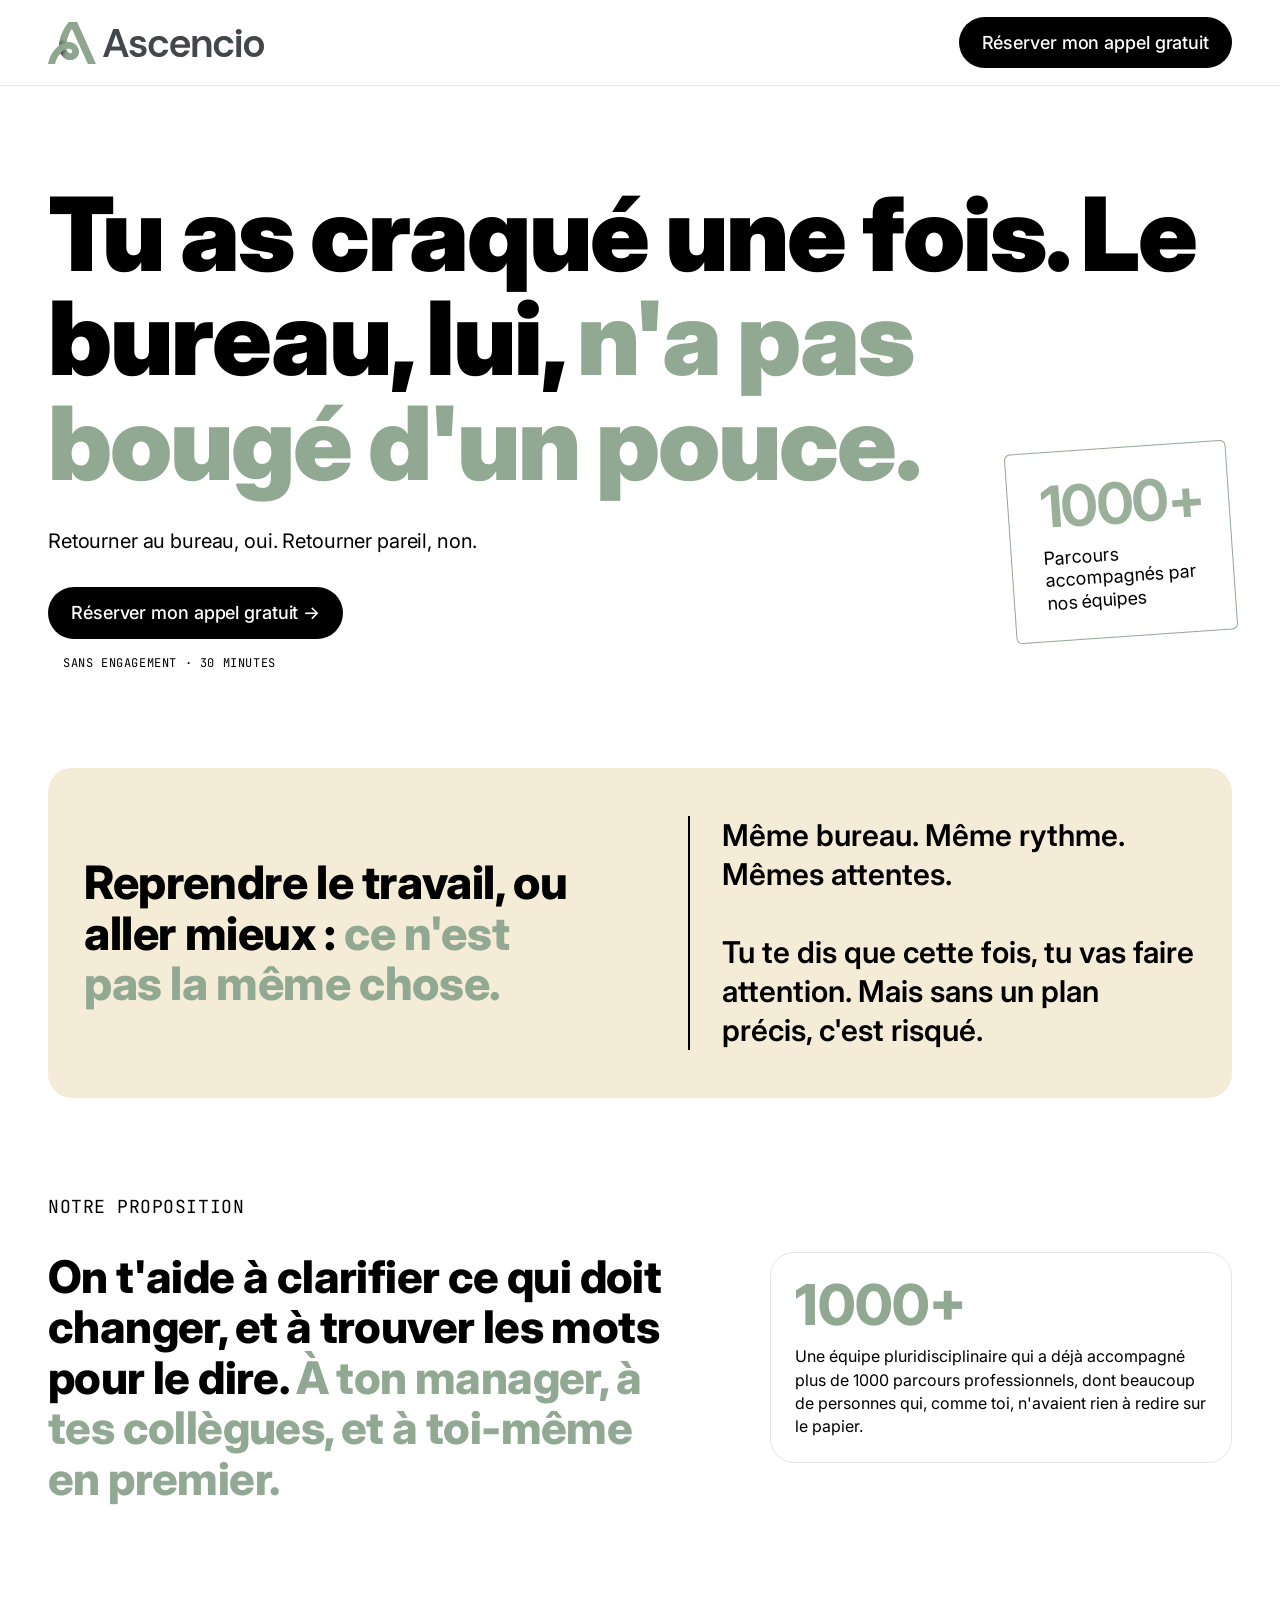
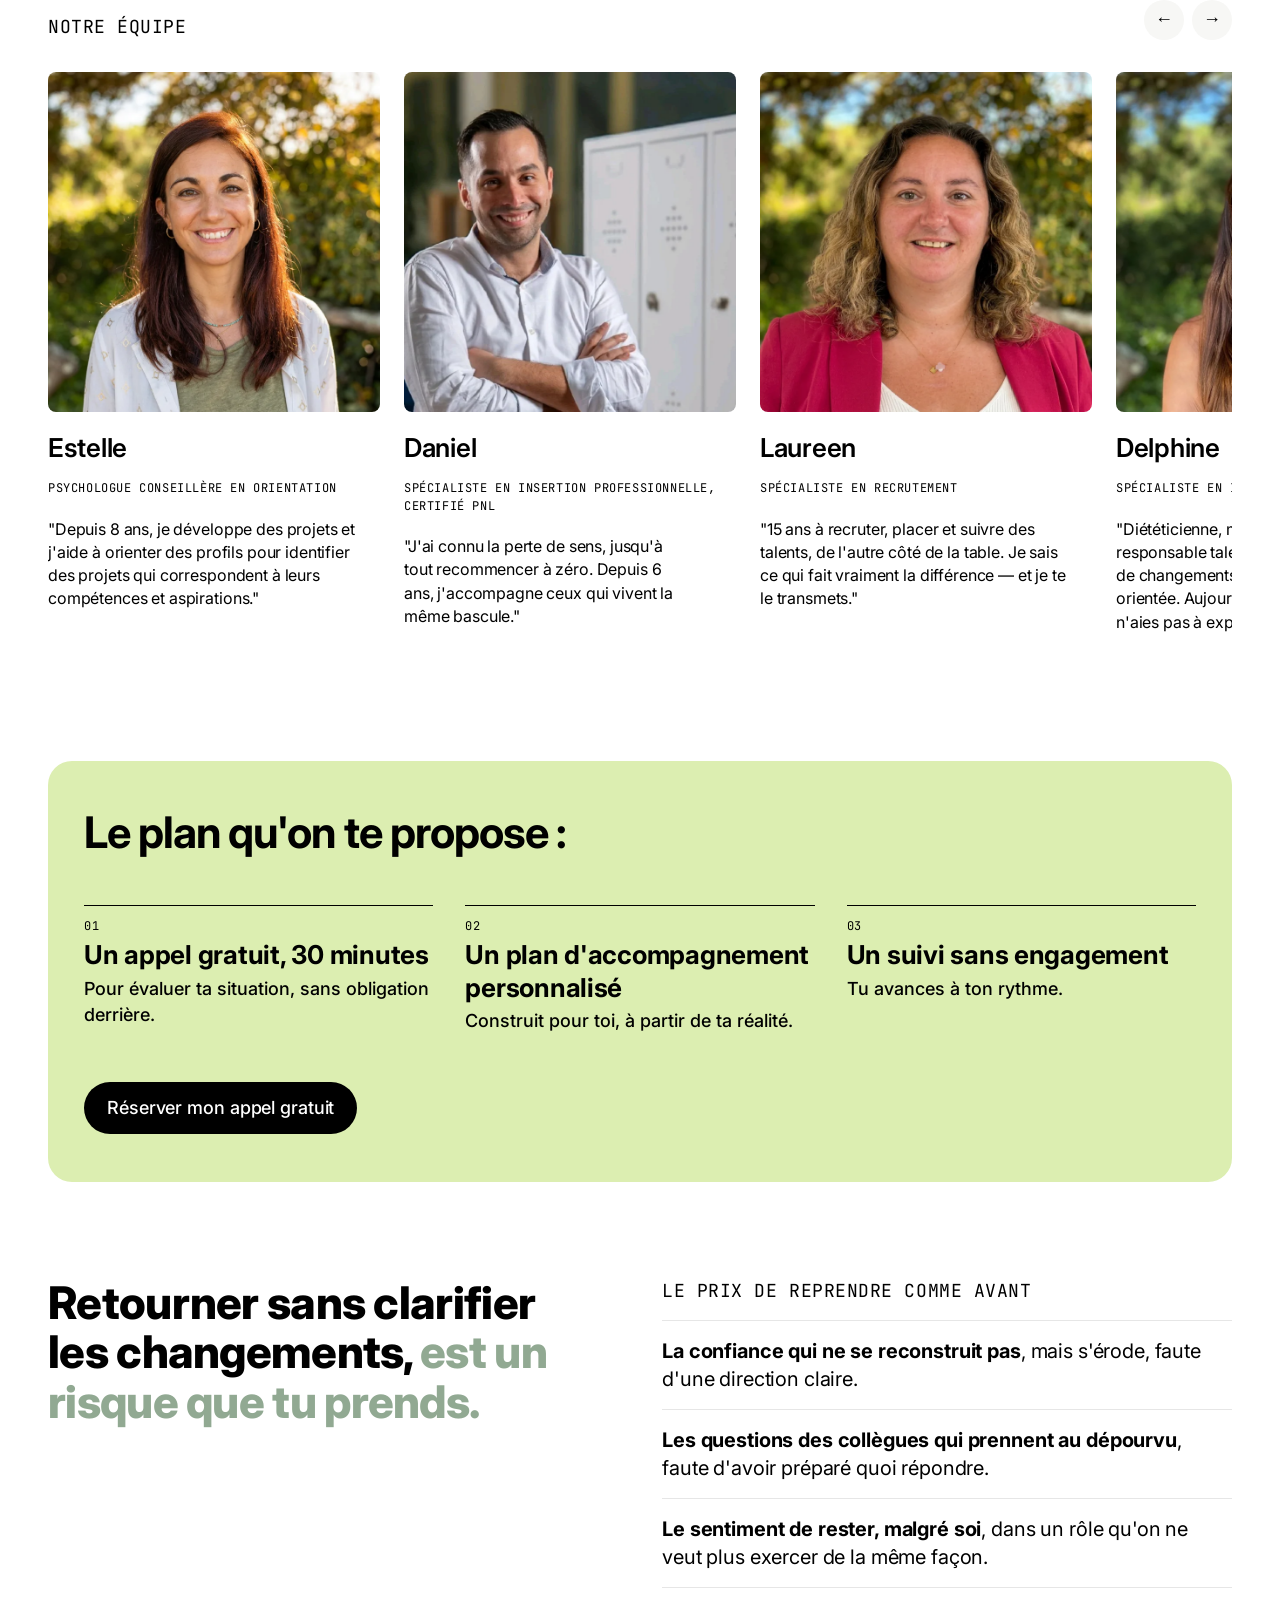
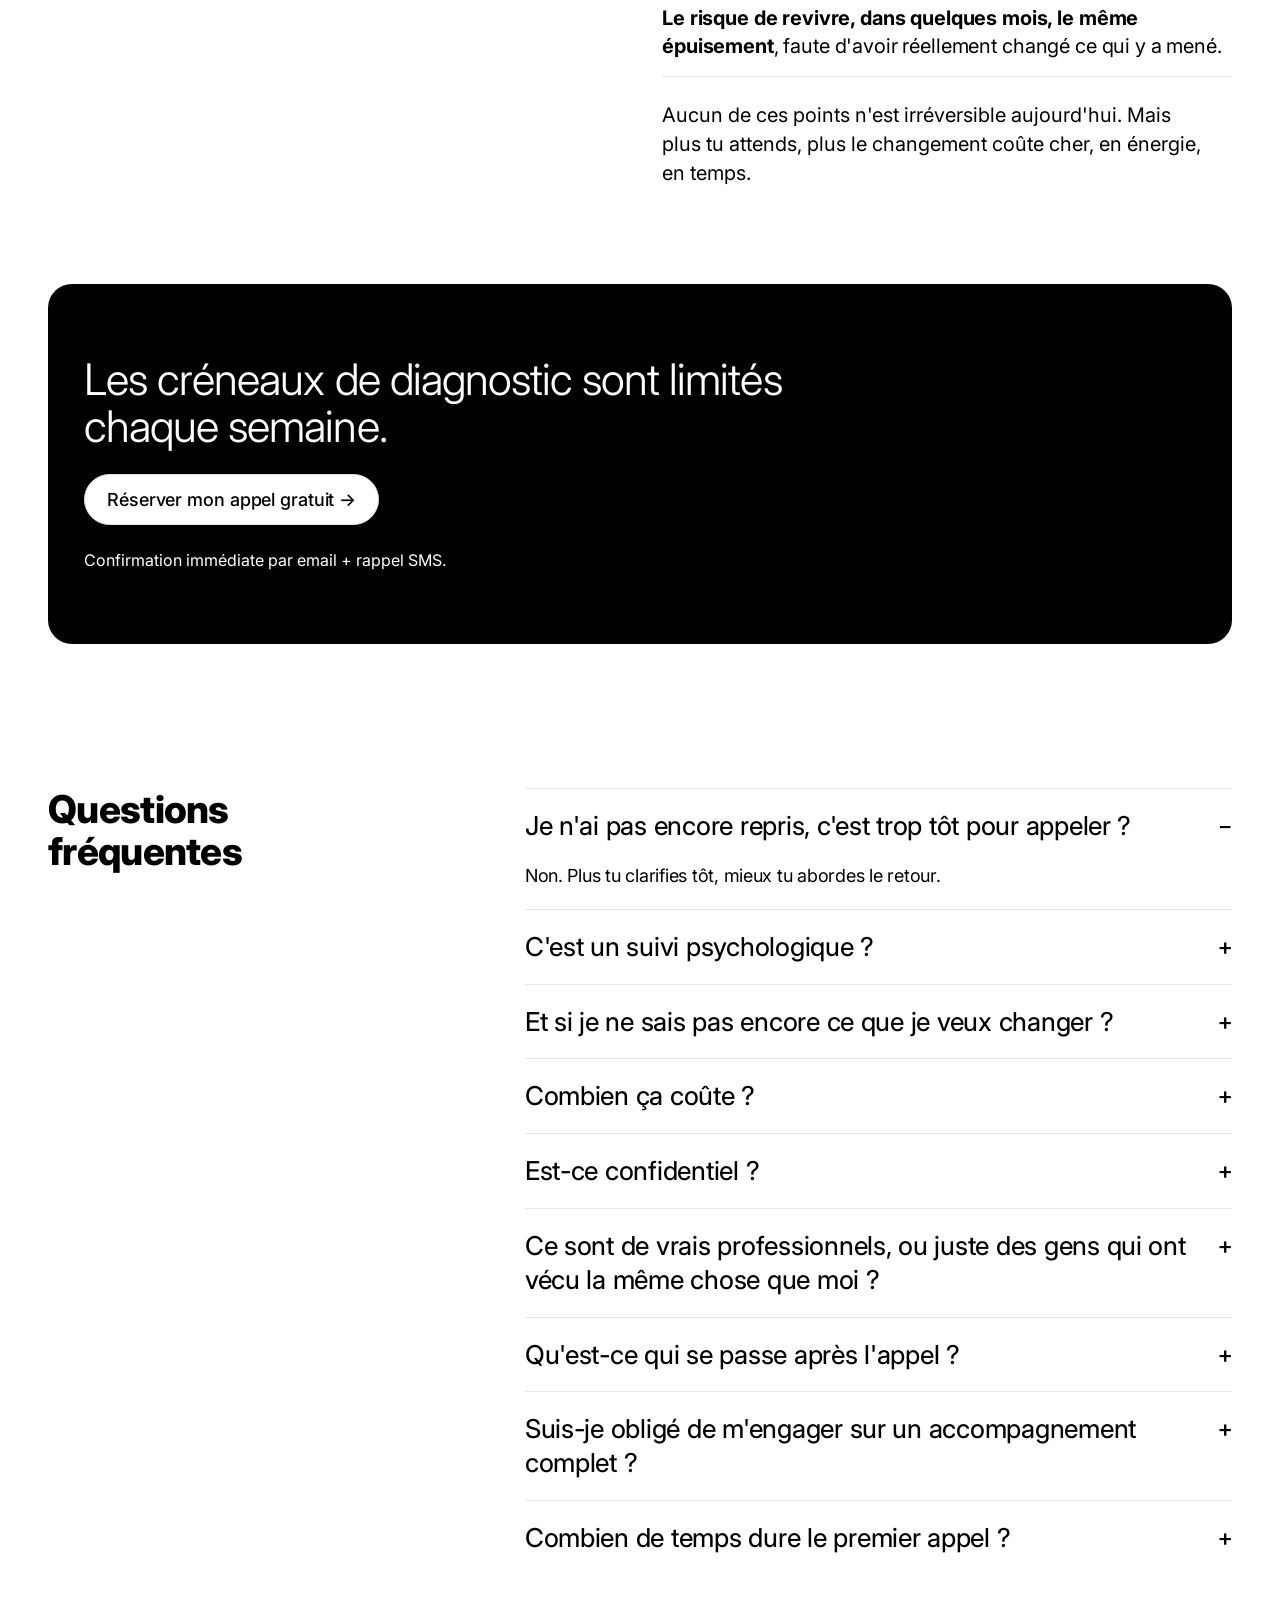
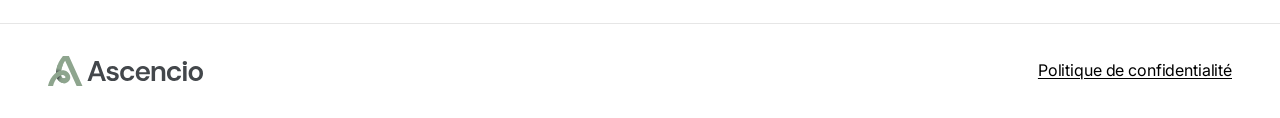
<file: reprendre-apres-une-pause/index.html>
<!doctype html>
<html lang="fr">
<head>
<meta charset="utf-8">
<meta name="viewport" content="width=device-width, initial-scale=1">

<!-- Google Tag Manager container GTM-M7S3R6W7.
     Facebook Pixel and Google Analytics are configured as tags INSIDE
     this container (in the GTM web UI), not hardcoded here. -->
<script>(function(w,d,s,l,i){w[l]=w[l]||[];w[l].push({'gtm.start':
new Date().getTime(),event:'gtm.js'});var f=d.getElementsByTagName(s)[0],
j=d.createElement(s),dl=l!='dataLayer'?'&l='+l:'';j.async=true;j.src=
'https://www.googletagmanager.com/gtm.js?id='+i+dl;f.parentNode.insertBefore(j,f);
})(window,document,'script','dataLayer','GTM-M7S3R6W7');</script>
<!-- End Google Tag Manager -->

<title>Ascencio — Retourner au bureau, oui. Pareil, non.</title>
<meta name="description" content="Ton corps avait dit stop. Bientôt, tu retournes au bureau. Un appel gratuit de 30 minutes pour clarifier ce qui doit changer avant la reprise.">

<meta property="og:type" content="website">
<meta property="og:title" content="Ascencio — Retourner au bureau, oui. Pareil, non.">
<meta property="og:description" content="Ton corps avait dit stop. Bientôt, tu retournes au bureau. Un appel gratuit de 30 minutes pour clarifier ce qui doit changer avant la reprise.">
<meta property="og:image" content="../assets/images/team/estelle.webp">
<meta name="twitter:card" content="summary_large_image">

<!-- Fonts: preconnected + swapped in so first paint never blocks on them -->
<link rel="preconnect" href="https://fonts.googleapis.com">
<link rel="preconnect" href="https://fonts.gstatic.com" crossorigin>
<link rel="stylesheet" href="https://fonts.googleapis.com/css2?family=Inter:opsz,wght@14..32,100..900&family=JetBrains+Mono:wght@100..800&display=swap">

<link rel="icon" href="../assets/images/favicon.svg" type="image/svg+xml">
<link rel="icon" href="../assets/images/favicon-32.png" type="image/png" sizes="32x32">
<link rel="apple-touch-icon" href="../assets/images/apple-touch-icon.png">

<link rel="stylesheet" href="../assets/css/tokens.css">
<link rel="stylesheet" href="../assets/css/components.css">
</head>
<body>
<!-- Google Tag Manager (noscript) -->
<noscript><iframe src="https://www.googletagmanager.com/ns.html?id=GTM-M7S3R6W7" height="0" width="0" style="display:none;visibility:hidden"></iframe></noscript>
<!-- End Google Tag Manager (noscript) -->

<header class="site-header">
  <div class="header-inner container">
    <img class="logo" src="../assets/images/logo-ascensio.svg" width="217" height="42" alt="Ascensio">
    <a class="btn btn-primary" href="/reserver/" data-cta="reserver">Réserver mon appel gratuit</a>
  </div>
</header>

<main>

  <!-- ===== Hero ===== -->
  <section class="hero" data-component="hero">
    <div class="container">
      <h1 class="hero-title hero-title--lg">Tu as craqué une fois. Le bureau, lui, <span class="accent">n'a pas bougé d'un pouce.</span></h1>
      <p class="hero-sub">Retourner au bureau, oui. Retourner pareil, non.</p>
      <div class="hero-actions">
        <div class="hero-cta-col">
          <a class="btn btn-primary btn-block" href="/reserver/" data-cta="reserver">Réserver mon appel gratuit →</a>
          <span class="hero-reassurance">Sans engagement · 30 minutes</span>
        </div>
        <div class="hero-stat">
          <span class="hero-stat-number">1000+</span>
          <span class="hero-stat-label">Parcours accompagnés par nos équipes</span>
        </div>
      </div>
    </div>
  </section>
  <div data-sticky-sentinel aria-hidden="true"></div>

  <!-- ===== Mirror: problem framing (no consequences list for this theme — pull-quote instead) ===== -->
  <section data-component="mirror">
    <div class="container">
      <div class="color-block color-block--cream">
        <div class="mirror-grid mirror-grid--center">
          <div>
            <h2 class="mirror-title">Reprendre le travail, ou aller mieux : <span class="accent">ce n'est pas la même chose.</span></h2>
          </div>
          <blockquote class="mirror-quote">Même bureau. Même rythme. Mêmes attentes. <br /> <br /> Tu te dis que cette fois, tu vas faire attention. Mais sans un plan précis, c'est risqué.</blockquote>
        </div>
      </div>
    </div>
  </section>

  <!-- ===== Proposition ===== -->
  <section class="proposition" data-component="proposition">
    <div class="container">
      <div class="proposition-eyebrow">Notre proposition</div>
      <div class="proposition-grid">
        <div>
          <h2 class="proposition-title">On t'aide à clarifier ce qui doit changer, et à trouver les mots pour le dire. <span class="accent">À ton manager, à tes collègues, et à toi-même en premier.</span></h2>
        </div>
        <div class="proposition-card">
          <div class="stat-number">1000+</div>
          <p>Une équipe pluridisciplinaire qui a déjà accompagné plus de 1000 parcours professionnels, dont beaucoup de personnes qui, comme toi, n'avaient rien à redire sur le papier.</p>
        </div>
      </div>
    </div>
  </section>

  <!-- ===== Team ===== -->
  <section class="team" data-component="team" aria-label="Notre équipe">
    <div class="team-head container">
      <div class="team-eyebrow">Notre équipe</div>
      <div class="team-controls">
        <button type="button" class="icon-btn" data-rail-prev aria-label="Profil précédent">←</button>
        <button type="button" class="icon-btn" data-rail-next aria-label="Profil suivant">→</button>
      </div>
    </div>
    <div class="team-rail-outer">
    <div class="team-rail-mask">
    <ul class="team-rail" data-rail>
      <li class="team-card">
        <img class="team-photo" src="../assets/images/team/estelle.webp" width="780" height="780" alt="Estelle" loading="lazy" decoding="async">
        <div class="team-name">Estelle</div>
        <div class="team-role">Psychologue conseillère en orientation</div>
        <p class="team-quote">"Depuis 8 ans, je développe des projets et j'aide à orienter des profils pour identifier des projets qui correspondent à leurs compétences et aspirations."</p>
      </li>
      <li class="team-card">
        <img class="team-photo" src="../assets/images/team/daniel.webp" width="780" height="780" alt="Daniel" loading="lazy" decoding="async">
        <div class="team-name">Daniel</div>
        <div class="team-role">Spécialiste en insertion professionnelle, certifié PNL</div>
        <p class="team-quote">"J'ai connu la perte de sens, jusqu'à tout recommencer à zéro. Depuis 6 ans, j'accompagne ceux qui vivent la même bascule."</p>
      </li>
      <li class="team-card">
        <img class="team-photo" src="../assets/images/team/laureen.webp" width="780" height="780" alt="Laureen" loading="lazy" decoding="async">
        <div class="team-name">Laureen</div>
        <div class="team-role">Spécialiste en recrutement</div>
        <p class="team-quote">"15 ans à recruter, placer et suivre des talents, de l'autre côté de la table. Je sais ce qui fait vraiment la différence — et je te le transmets."</p>
      </li>
      <li class="team-card">
        <img class="team-photo" src="../assets/images/team/delphine.webp" width="780" height="780" alt="Delphine" loading="lazy" decoding="async">
        <div class="team-name">Delphine</div>
        <div class="team-role">Spécialiste en insertion professionnelle</div>
        <p class="team-quote">"Diététicienne, manager événementiel, responsable talents : ma carrière a été faite de changements faute d'avoir été bien orientée. Aujourd'hui, je m'assure que toi, tu n'aies pas à expérimenter mon vécu."</p>
      </li>
      <li class="team-card">
        <img class="team-photo" src="../assets/images/team/alexandre.webp" width="780" height="780" alt="Alexandre" loading="lazy" decoding="async">
        <div class="team-name">Alexandre</div>
        <div class="team-role">Psychologue conseiller en orientation</div>
        <p class="team-quote">"Mon parcours professionnel a commencé à 14 ans et m’a appris qu’une trajectoire n’est jamais toute tracée. Aujourd’hui, j’aide chacun à questionner ses choix, à trouver du sens et à construire un projet qui lui ressemble."</p>
      </li>
    </ul>
    </div>
    </div>
  </section>

  <!-- ===== Plan ===== -->
  <section data-component="plan">
    <div class="container">
      <div class="color-block color-block--lime">
        <h2 class="plan-title">Le plan qu'on te propose :</h2>
        <ol class="plan-list">
          <li class="plan-item">
            <span class="plan-num">01</span>
            <strong>Un appel gratuit, 30 minutes</strong>
            <span>Pour évaluer ta situation, sans obligation derrière.</span>
          </li>
          <li class="plan-item">
            <span class="plan-num">02</span>
            <strong>Un plan d'accompagnement personnalisé</strong>
            <span>Construit pour toi, à partir de ta réalité.</span>
          </li>
          <li class="plan-item">
            <span class="plan-num">03</span>
            <strong>Un suivi sans engagement</strong>
            <span>Tu avances à ton rythme.</span>
          </li>
        </ol>
        <div class="plan-cta">
          <a class="btn btn-primary btn-block" href="/reserver/" data-cta="reserver">Réserver mon appel gratuit</a>
        </div>
      </div>
    </div>
  </section>

  <!-- ===== Cost of waiting ===== -->
  <section class="cost" data-component="cost">
    <div class="container">
      <div class="cost-grid">
        <div>
          <h2 class="cost-title">Retourner sans clarifier les changements,<span class="accent"> est un risque que tu prends.</span></h2>
        </div>
        <div>
          <div class="cost-eyebrow">Le prix de reprendre comme avant</div>
          <div class="cost-list">
            <div><strong>La confiance qui ne se reconstruit pas</strong>, mais s'érode, faute d'une direction claire.</div>
            <div><strong>Les questions des collègues qui prennent au dépourvu</strong>, faute d'avoir préparé quoi répondre.</div>
            <div><strong>Le sentiment de rester, malgré soi</strong>, dans un rôle qu'on ne veut plus exercer de la même façon.</div>
            <div><strong>Le risque de revivre, dans quelques mois, le même épuisement</strong>, faute d'avoir réellement changé ce qui y a mené.</div>
          </div>
          <p class="cost-note">Aucun de ces points n'est irréversible aujourd'hui. Mais plus tu attends, plus le changement coûte cher, en énergie, en temps.</p>
        </div>
      </div>
    </div>
  </section>

  <!-- ===== Scarcity / secondary CTA ===== -->
  <section class="scarcity-section" data-component="scarcity">
    <div class="container">
      <div class="color-block color-block--dark scarcity">
        <h2 class="scarcity-title">Les créneaux de diagnostic sont limités chaque semaine.</h2>
        <a class="btn btn-secondary btn-block" href="/reserver/" data-cta="reserver">Réserver mon appel gratuit →</a>
        <div class="scarcity-note">Confirmation immédiate par email + rappel SMS.</div>
      </div>
    </div>
  </section>

  <!-- ===== FAQ ===== -->
  <section class="faq" data-component="faq">
    <div class="container">
      <div class="faq-grid">
        <h2 class="faq-title">Questions fréquentes</h2>
        <div class="faq-list">
          <details class="faq-item" open>
            <summary>Je n'ai pas encore repris, c'est trop tôt pour appeler ?</summary>
            <p>Non. Plus tu clarifies tôt, mieux tu abordes le retour.</p>
          </details>
          <details class="faq-item">
            <summary>C'est un suivi psychologique ?</summary>
            <p>Non, et c'est important de le savoir. On ne fait pas de suivi médical ou thérapeutique ; si c'est de ça dont tu as besoin, nous t'orienterons vers la bonne ressource. Ce qu'on fait ici, c'est la partie professionnelle : ce qui doit changer dans ton poste ou ta trajectoire pour que ça ne se reproduise pas.</p>
          </details>
          <details class="faq-item">
            <summary>Et si je ne sais pas encore ce que je veux changer ?</summary>
            <p>C'est justement le point de départ de l'appel. Tu n'as pas besoin d'arriver avec des réponses toutes faites.</p>
          </details>
          <details class="faq-item">
            <summary>Combien ça coûte ?</summary>
            <p>Ça dépend de ce dont tu as besoin, c'est justement ce que le premier appel permet de clarifier. Nos accompagnements démarrent à 150.–/h.</p>
          </details>
          <details class="faq-item">
            <summary>Est-ce confidentiel ?</summary>
            <p>Oui, entièrement. Rien n'est partagé.</p>
          </details>
          <details class="faq-item">
            <summary>Ce sont de vrais professionnels, ou juste des gens qui ont vécu la même chose que moi ?</summary>
            <p>Les deux à la fois. Chacun est sélectionné pour sa formation certifiée mais aussi pour son vécu personnel qui vient enrichir l'accompagnement, pas le remplacer.</p>
          </details>
          <details class="faq-item">
            <summary>Qu'est-ce qui se passe après l'appel ?</summary>
            <p>Une lecture claire de ta situation, et, si ça a du sens, une proposition adaptée d'accompagnement. Aucune obligation.</p>
          </details>
          <details class="faq-item">
            <summary>Suis-je obligé de m'engager sur un accompagnement complet ?</summary>
            <p>Non. Chaque accompagnement est sans engagement.</p>
          </details>
          <details class="faq-item">
            <summary>Combien de temps dure le premier appel ?</summary>
            <p>30 minutes, sans engagement.</p>
          </details>
        </div>
      </div>
    </div>
  </section>

</main>

<footer class="site-footer">
  <div class="container footer-inner">
    <img class="logo" src="../assets/images/logo-ascensio.svg" width="150" height="29" alt="Ascensio">
    <div class="footer-meta">
      <a class="footer-link" href="../politique-confidentialite/">Politique de confidentialité</a>
    </div>
  </div>
</footer>

<div class="sticky-cta" data-sticky-cta>
  <span>Réserver mon appel gratuit</span>
  <a class="btn btn-primary" href="/reserver/" data-cta="reserver">Réserver</a>
</div>

<div class="cookie-notice" data-cookie-notice hidden>
  <button type="button" class="cookie-notice-close" data-cookie-close aria-label="Fermer">×</button>
  <p class="cookie-notice-text">Ce site utilise des cookies pour améliorer votre expérience et mesurer notre audience.</p>
  <div class="cookie-notice-actions">
    <a class="cookie-notice-link" href="../politique-confidentialite/">En savoir plus</a>
    <button type="button" class="cookie-notice-accept" data-cookie-accept>Compris</button>
  </div>
</div>

<script src="../assets/js/main.js" defer></script>
</body>
</html>
</file>
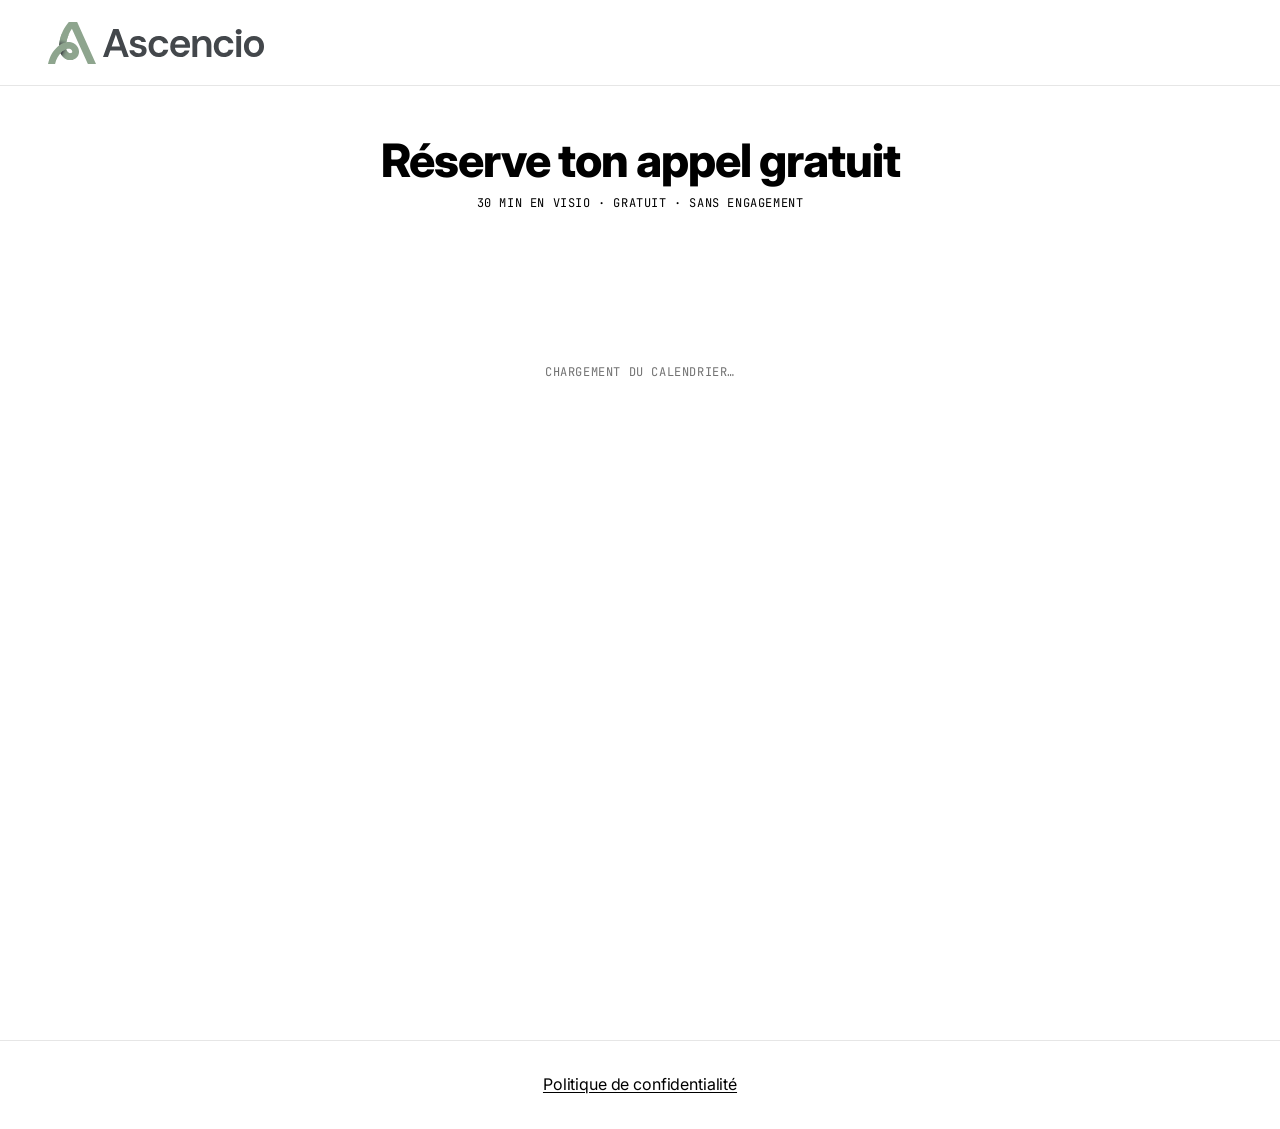
<file: reserver/index.html>
<!doctype html>
<html lang="fr">
<head>
<meta charset="utf-8">
<meta name="viewport" content="width=device-width, initial-scale=1">
<meta name="robots" content="noindex, follow">

<!-- Google Tag Manager container GTM-M7S3R6W7.
     Facebook Pixel and Google Analytics are configured as tags INSIDE
     this container (in the GTM web UI), not hardcoded here. -->
<script>(function(w,d,s,l,i){w[l]=w[l]||[];w[l].push({'gtm.start':
new Date().getTime(),event:'gtm.js'});var f=d.getElementsByTagName(s)[0],
j=d.createElement(s),dl=l!='dataLayer'?'&l='+l:'';j.async=true;j.src=
'https://www.googletagmanager.com/gtm.js?id='+i+dl;f.parentNode.insertBefore(j,f);
})(window,document,'script','dataLayer','GTM-M7S3R6W7');</script>
<!-- End Google Tag Manager -->

<title>Réserver un appel — Ascencio</title>

<link rel="preconnect" href="https://calendly.com">
<link rel="preconnect" href="https://assets.calendly.com">

<!-- Fonts: preconnected + swapped in so first paint never blocks on them -->
<link rel="preconnect" href="https://fonts.googleapis.com">
<link rel="preconnect" href="https://fonts.gstatic.com" crossorigin>
<link rel="stylesheet" href="https://fonts.googleapis.com/css2?family=Inter:opsz,wght@14..32,100..900&family=JetBrains+Mono:wght@100..800&display=swap">

<link rel="icon" href="../assets/images/favicon.svg" type="image/svg+xml">
<link rel="icon" href="../assets/images/favicon-32.png" type="image/png" sizes="32x32">
<link rel="apple-touch-icon" href="../assets/images/apple-touch-icon.png">

<link rel="stylesheet" href="../assets/css/tokens.css">
<link rel="stylesheet" href="../assets/css/components.css">
<noscript><style>.reserve-loading { display: none; }</style></noscript>
</head>
<body>
<!-- Google Tag Manager (noscript) -->
<noscript><iframe src="https://www.googletagmanager.com/ns.html?id=GTM-M7S3R6W7" height="0" width="0" style="display:none;visibility:hidden"></iframe></noscript>
<!-- End Google Tag Manager (noscript) -->

<header class="site-header">
  <div class="header-inner container">
    <a class="logo-link" href="/" data-reserve-back aria-label="Retour">
      <img class="logo" src="../assets/images/logo-ascensio.svg" width="217" height="42" alt="Ascensio">
    </a>
  </div>
</header>

<main class="reserve" data-component="reserve">
  <div class="reserve-inner">
    <div class="reserve-head">
      <h1 class="reserve-title">Réserve ton appel gratuit</h1>
      <p class="reserve-reassurance">30 min en visio · gratuit · sans engagement</p>
    </div>

    <div class="reserve-calendar">
      <p class="reserve-loading" data-reserve-loading>Chargement du calendrier…</p>
      <div class="calendly-inline-widget"
           data-url="https://calendly.com/ascencio-ch/30min?hide_gdpr_banner=1"
           data-resize="true"
           style="min-width:320px;"></div>
    </div>
  </div>
</main>

<footer class="site-footer">
  <div class="container footer-inner footer-inner--solo">
    <div class="footer-meta">
      <a class="footer-link" href="/politique-confidentialite/">Politique de confidentialité</a>
    </div>
  </div>
</footer>

<div class="cookie-notice" data-cookie-notice hidden>
  <button type="button" class="cookie-notice-close" data-cookie-close aria-label="Fermer">×</button>
  <p class="cookie-notice-text">Ce site utilise des cookies pour améliorer votre expérience et mesurer notre audience.</p>
  <div class="cookie-notice-actions">
    <a class="cookie-notice-link" href="/politique-confidentialite/">En savoir plus</a>
    <button type="button" class="cookie-notice-accept" data-cookie-accept>Compris</button>
  </div>
</div>

<!-- Must run before widget.js: Calendly reads data-url once, when it initialises.
     Everything here is non-personal: only the 5 UTM params go to Calendly, and
     the dataLayer events carry the landing slug, never anything from the booking. -->
<script>
(function () {
  "use strict";
  window.dataLayer = window.dataLayer || [];

  var params = new URLSearchParams(location.search);
  var src = params.get("src");
  var landingSource = src && /^[A-Za-z0-9_-]{1,64}$/.test(src) ? src : "direct";

  var widget = document.querySelector(".calendly-inline-widget");
  if (widget) {
    var url = new URL(widget.getAttribute("data-url"));
    ["utm_source", "utm_medium", "utm_campaign", "utm_content", "utm_term"].forEach(function (key) {
      var value = params.get(key);
      if (value) url.searchParams.set(key, value);
    });
    widget.setAttribute("data-url", url.toString());
  }

  var EVENTS = {
    "calendly.event_type_viewed": "calendly_view",
    "calendly.date_and_time_selected": "calendly_date_selected",
    "calendly.event_scheduled": "calendly_booking_confirmed"
  };
  var pushed = {};
  window.addEventListener("message", function (e) {
    if (e.origin !== "https://calendly.com") return;
    var name = e.data && e.data.event;
    if (typeof name !== "string" || name.indexOf("calendly.") !== 0) return;
    var event = EVENTS[name];
    if (!event || pushed[event]) return;
    pushed[event] = true;
    window.dataLayer.push({ event: event, landing_source: landingSource });
    if (event === "calendly_view") {
      var box = document.querySelector(".reserve-calendar");
      if (box) box.classList.add("is-loaded");
    }
  });

  var back = document.querySelector("[data-reserve-back]");
  if (back) {
    if (landingSource !== "direct") back.setAttribute("href", "/" + landingSource + "/");
    back.addEventListener("click", function (e) {
      var sameSiteReferrer = false;
      try { sameSiteReferrer = !!document.referrer && new URL(document.referrer).origin === location.origin; } catch (err) {}
      if (sameSiteReferrer && history.length > 1) {
        e.preventDefault();
        history.back();
      }
    });
  }
})();
</script>
<script src="https://assets.calendly.com/assets/external/widget.js" async></script>
<noscript><a href="https://calendly.com/ascencio-ch/30min">Réserver mon appel gratuit</a></noscript>

<script src="../assets/js/main.js" defer></script>
</body>
</html>
</file>
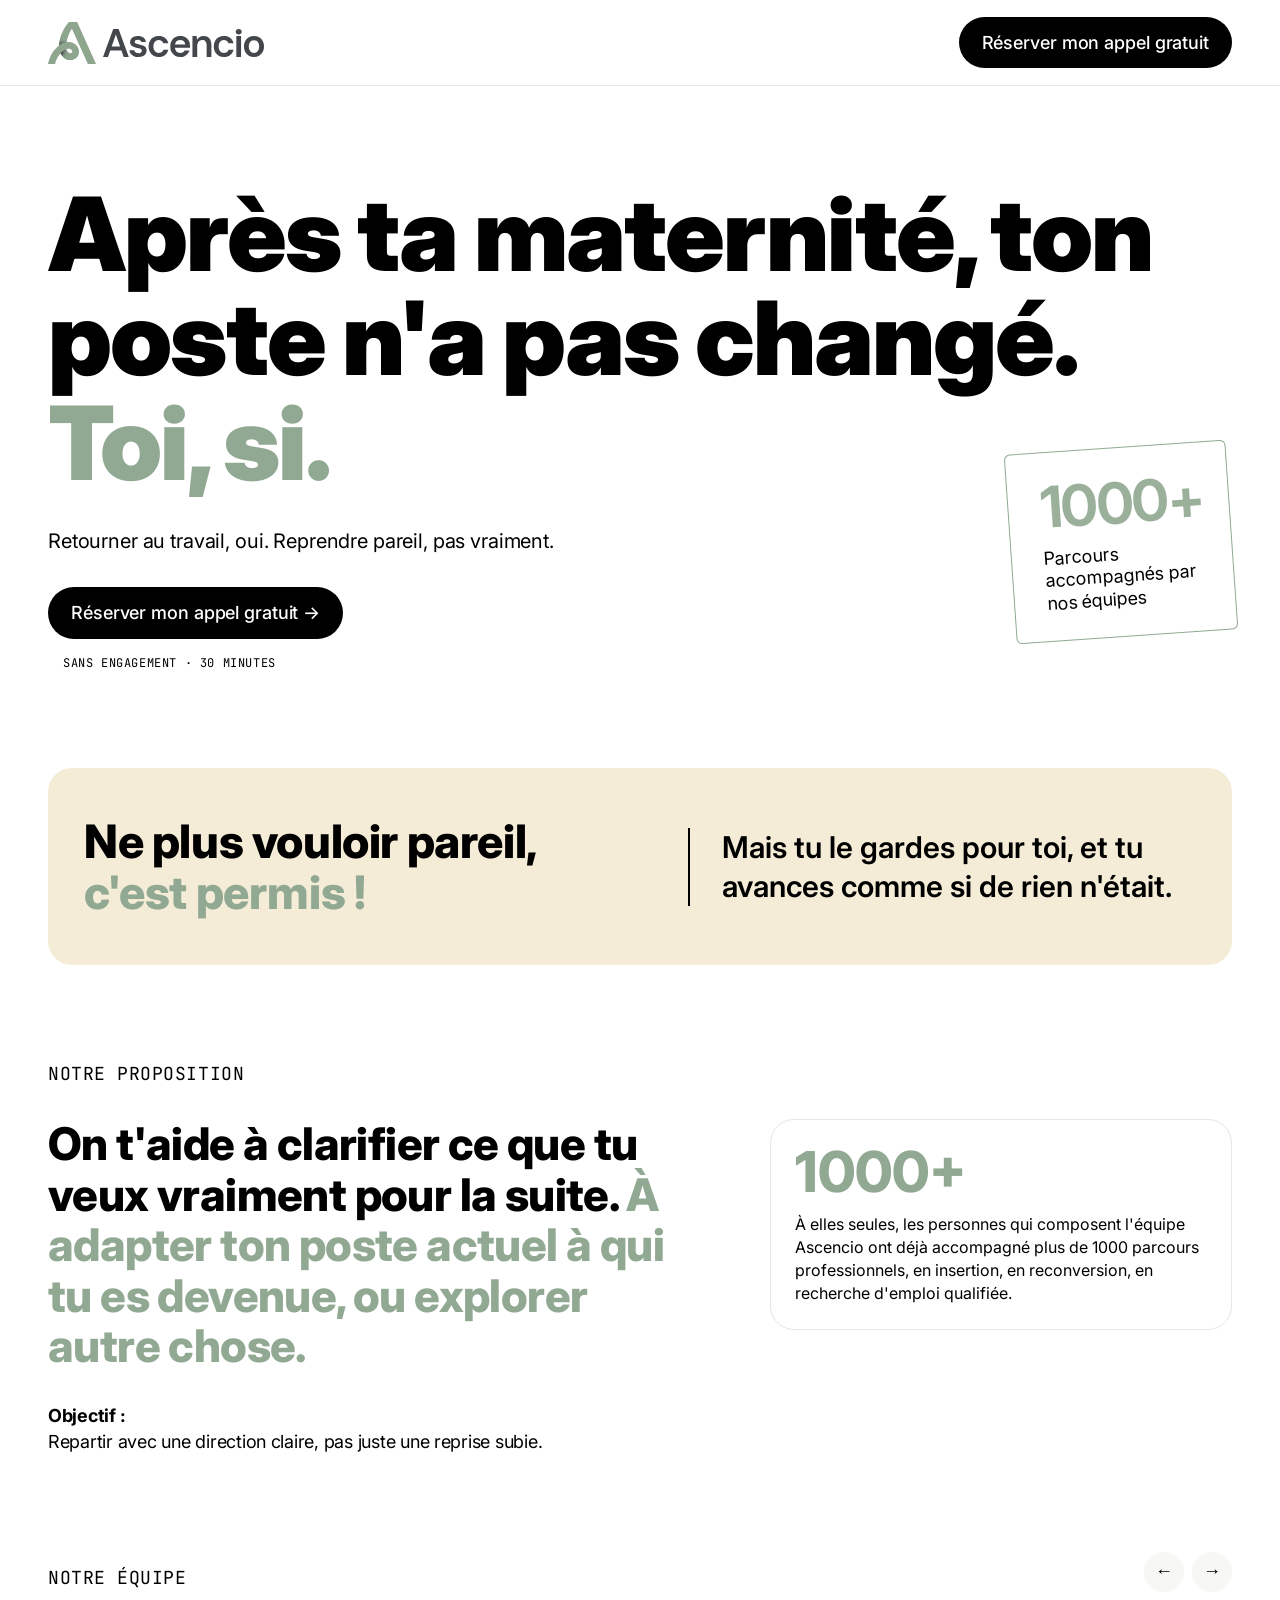
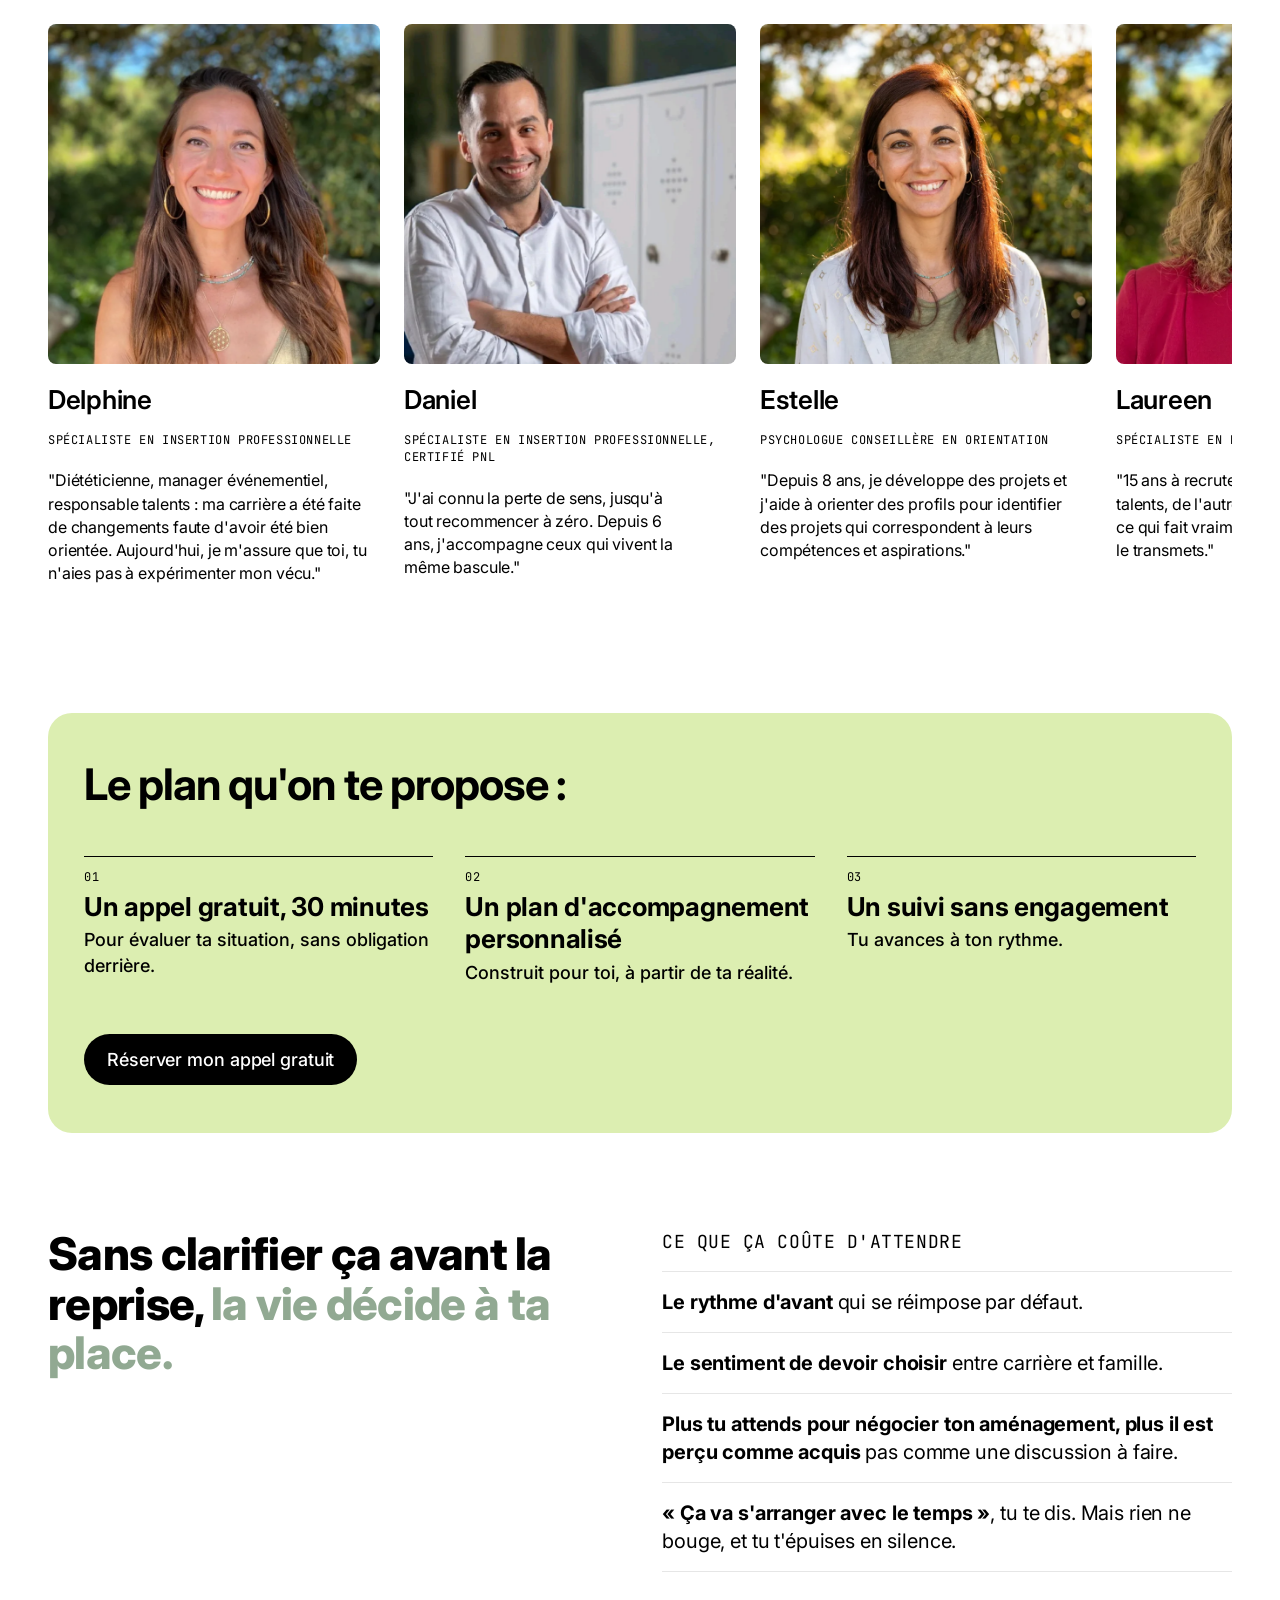
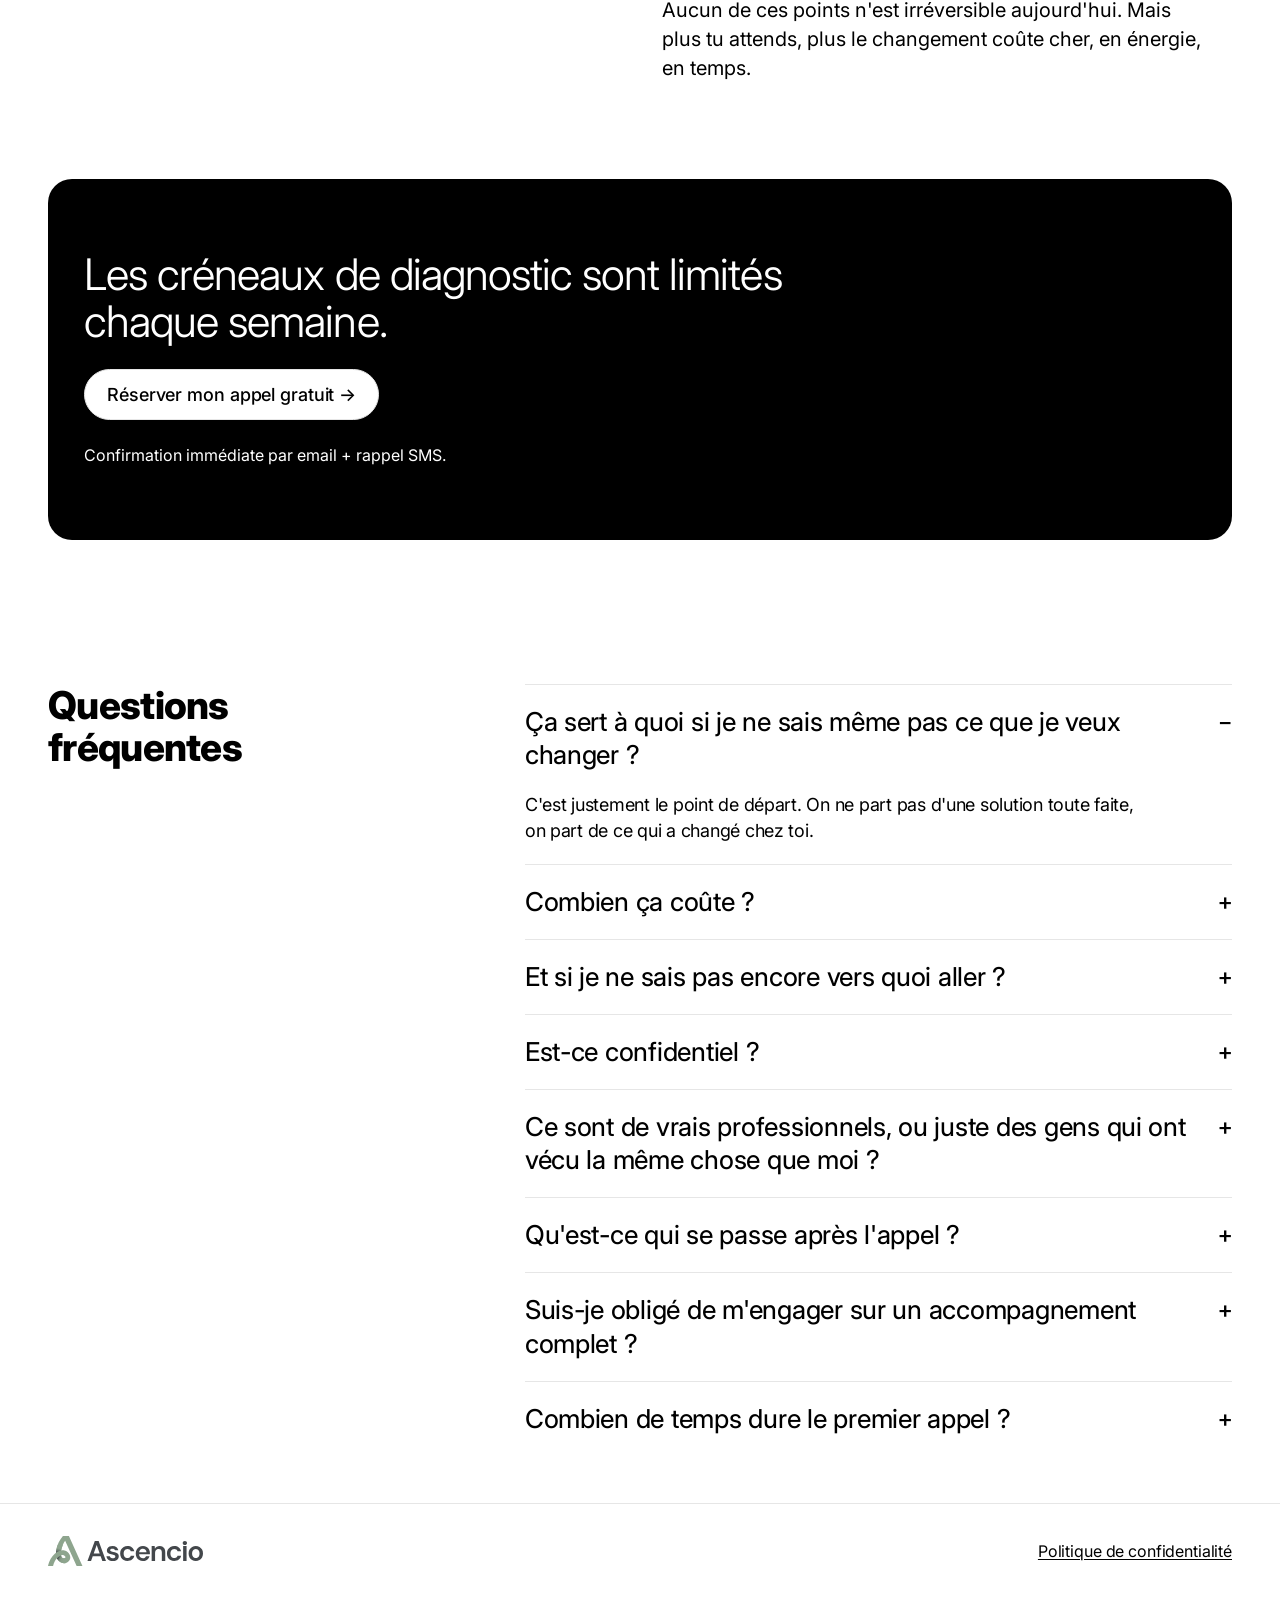
<file: retour-conge-maternite/index.html>
<!doctype html>
<html lang="fr">
<head>
<meta charset="utf-8">
<meta name="viewport" content="width=device-width, initial-scale=1">
<meta name="robots" content="noindex">
<link rel="canonical" href="https://go.ascencio.ch/revenir-apres-un-conge/">
<meta http-equiv="refresh" content="0; url=/revenir-apres-un-conge/">
<title>Ascencio</title>
<!-- Ancienne URL conservée pour les liens déjà diffusés (pubs, réseaux).
     Le JS garde la query string (UTM, fbclid…) ; le meta refresh est le repli sans JS.
     Pas de GTM ici : le visiteur est compté sur la nouvelle page. -->
<script>location.replace("/revenir-apres-un-conge/" + location.search + location.hash);</script>
</head>
<body>
<p>Redirection en cours… <a href="/revenir-apres-un-conge/">clique ici si rien ne se passe</a>.</p>
</body>
</html>
</file>
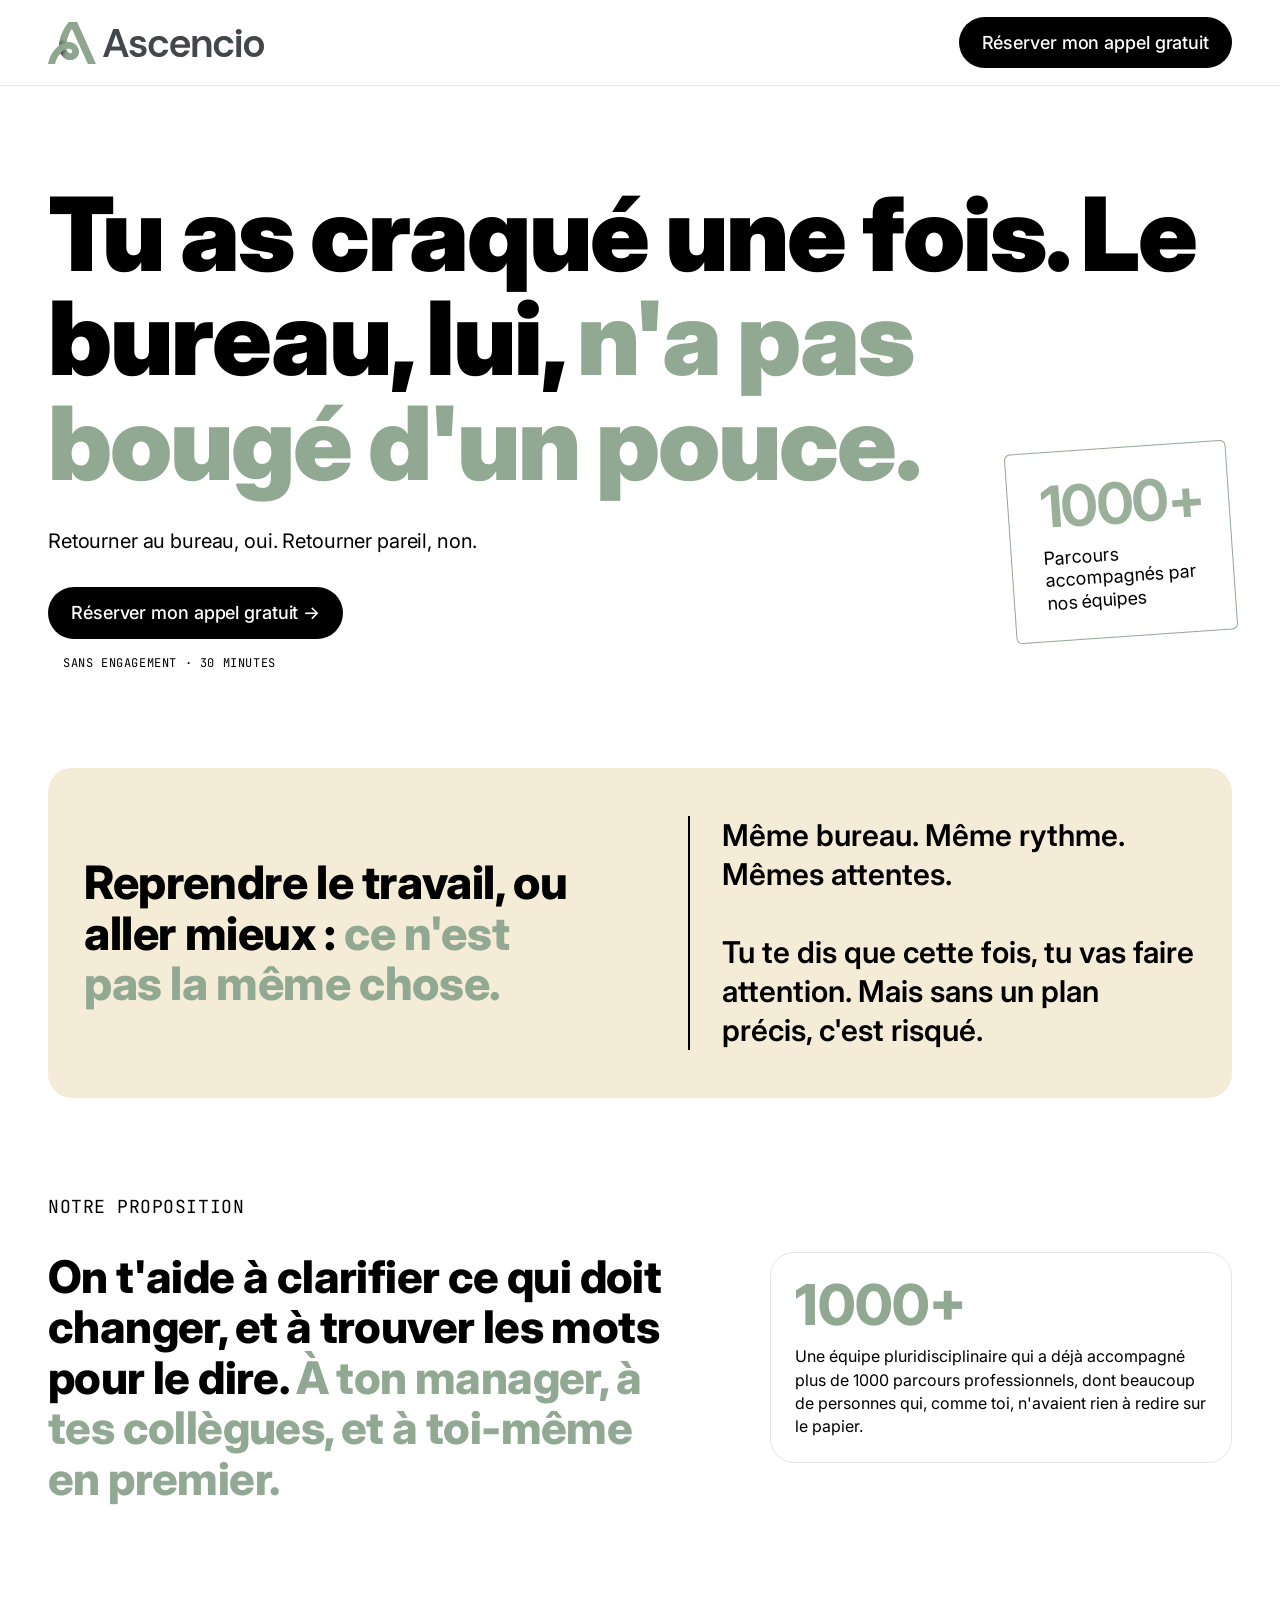
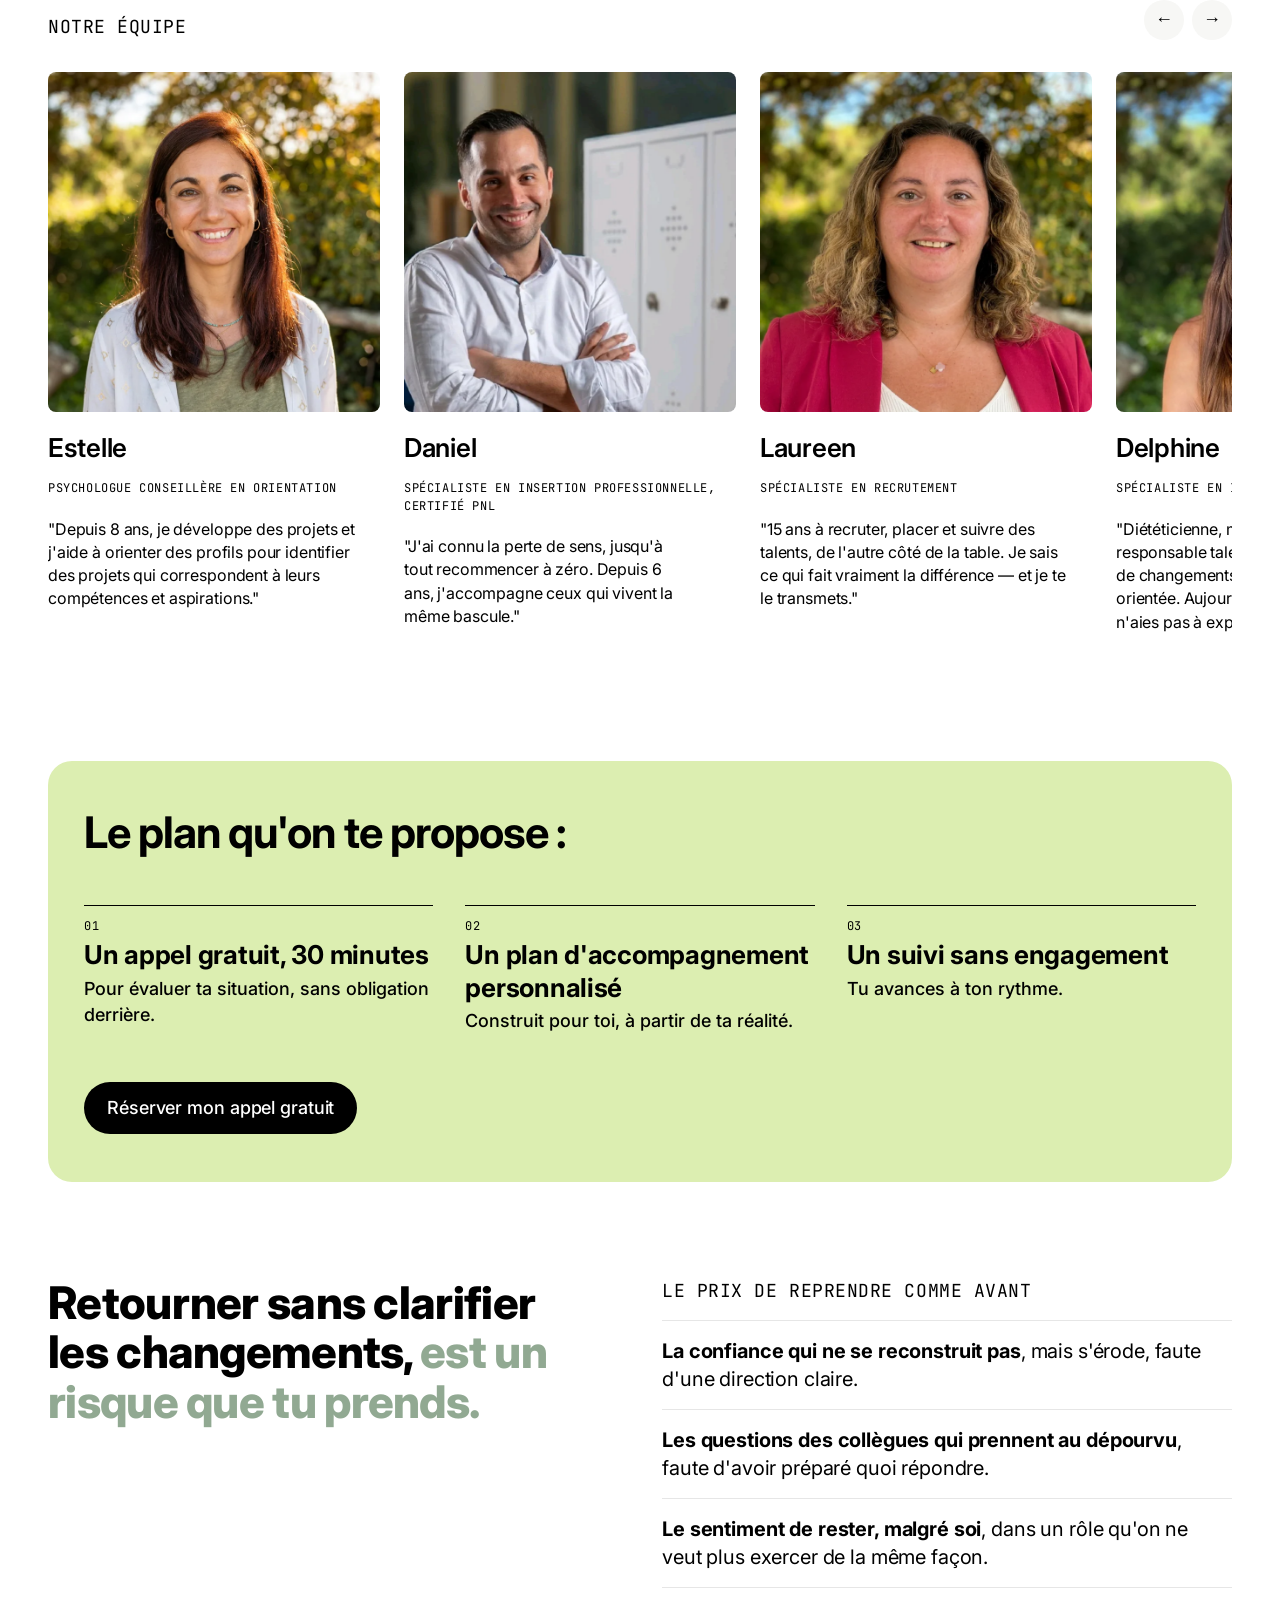
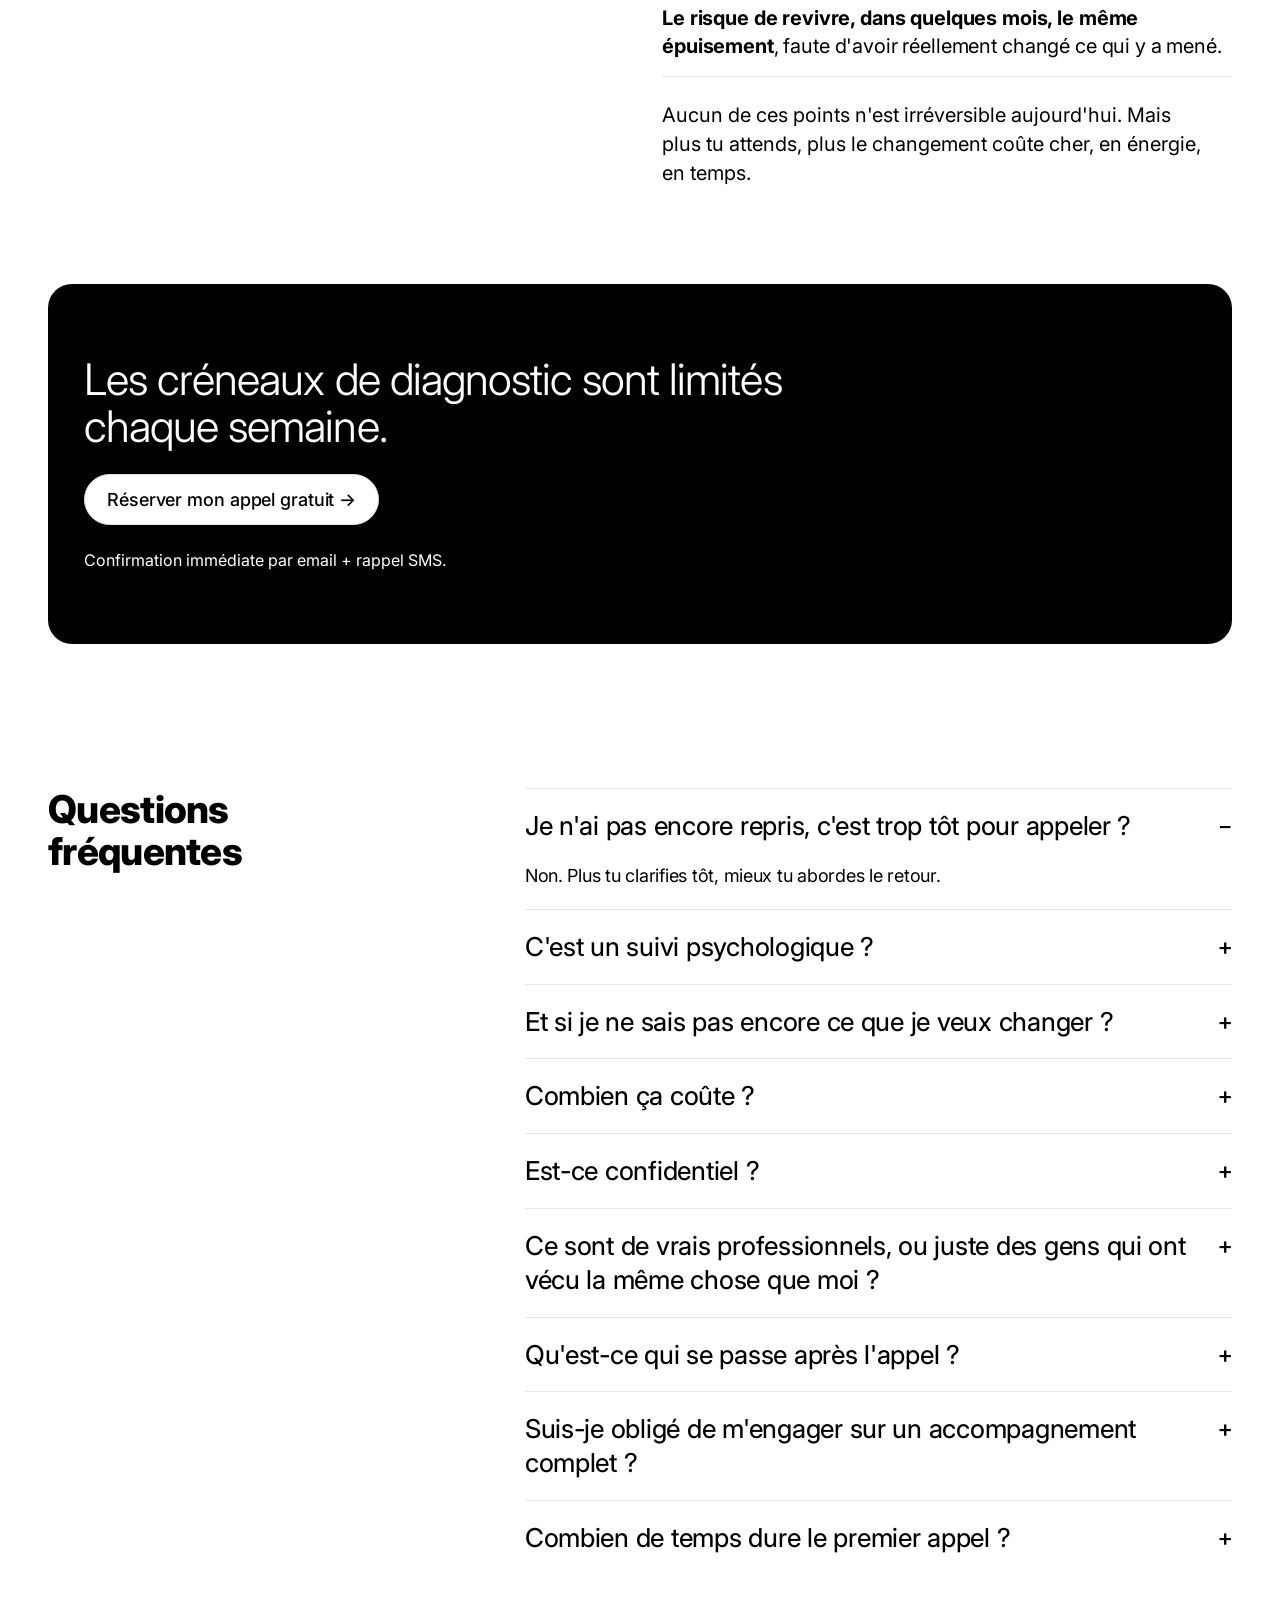
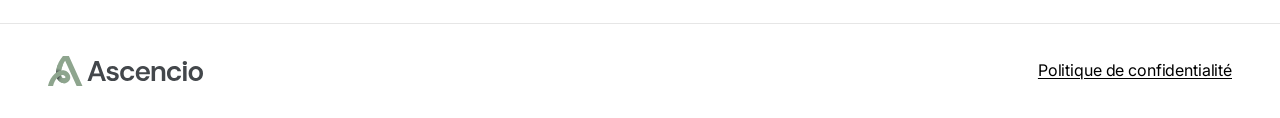
<file: retour-du-burnout/index.html>
<!doctype html>
<html lang="fr">
<head>
<meta charset="utf-8">
<meta name="viewport" content="width=device-width, initial-scale=1">
<meta name="robots" content="noindex">
<link rel="canonical" href="https://go.ascencio.ch/reprendre-apres-une-pause/">
<meta http-equiv="refresh" content="0; url=/reprendre-apres-une-pause/">
<title>Ascencio</title>
<!-- Ancienne URL conservée pour les liens déjà diffusés (pubs, réseaux).
     Le JS garde la query string (UTM, fbclid…) ; le meta refresh est le repli sans JS.
     Pas de GTM ici : le visiteur est compté sur la nouvelle page. -->
<script>location.replace("/reprendre-apres-une-pause/" + location.search + location.hash);</script>
</head>
<body>
<p>Redirection en cours… <a href="/reprendre-apres-une-pause/">clique ici si rien ne se passe</a>.</p>
</body>
</html>
</file>
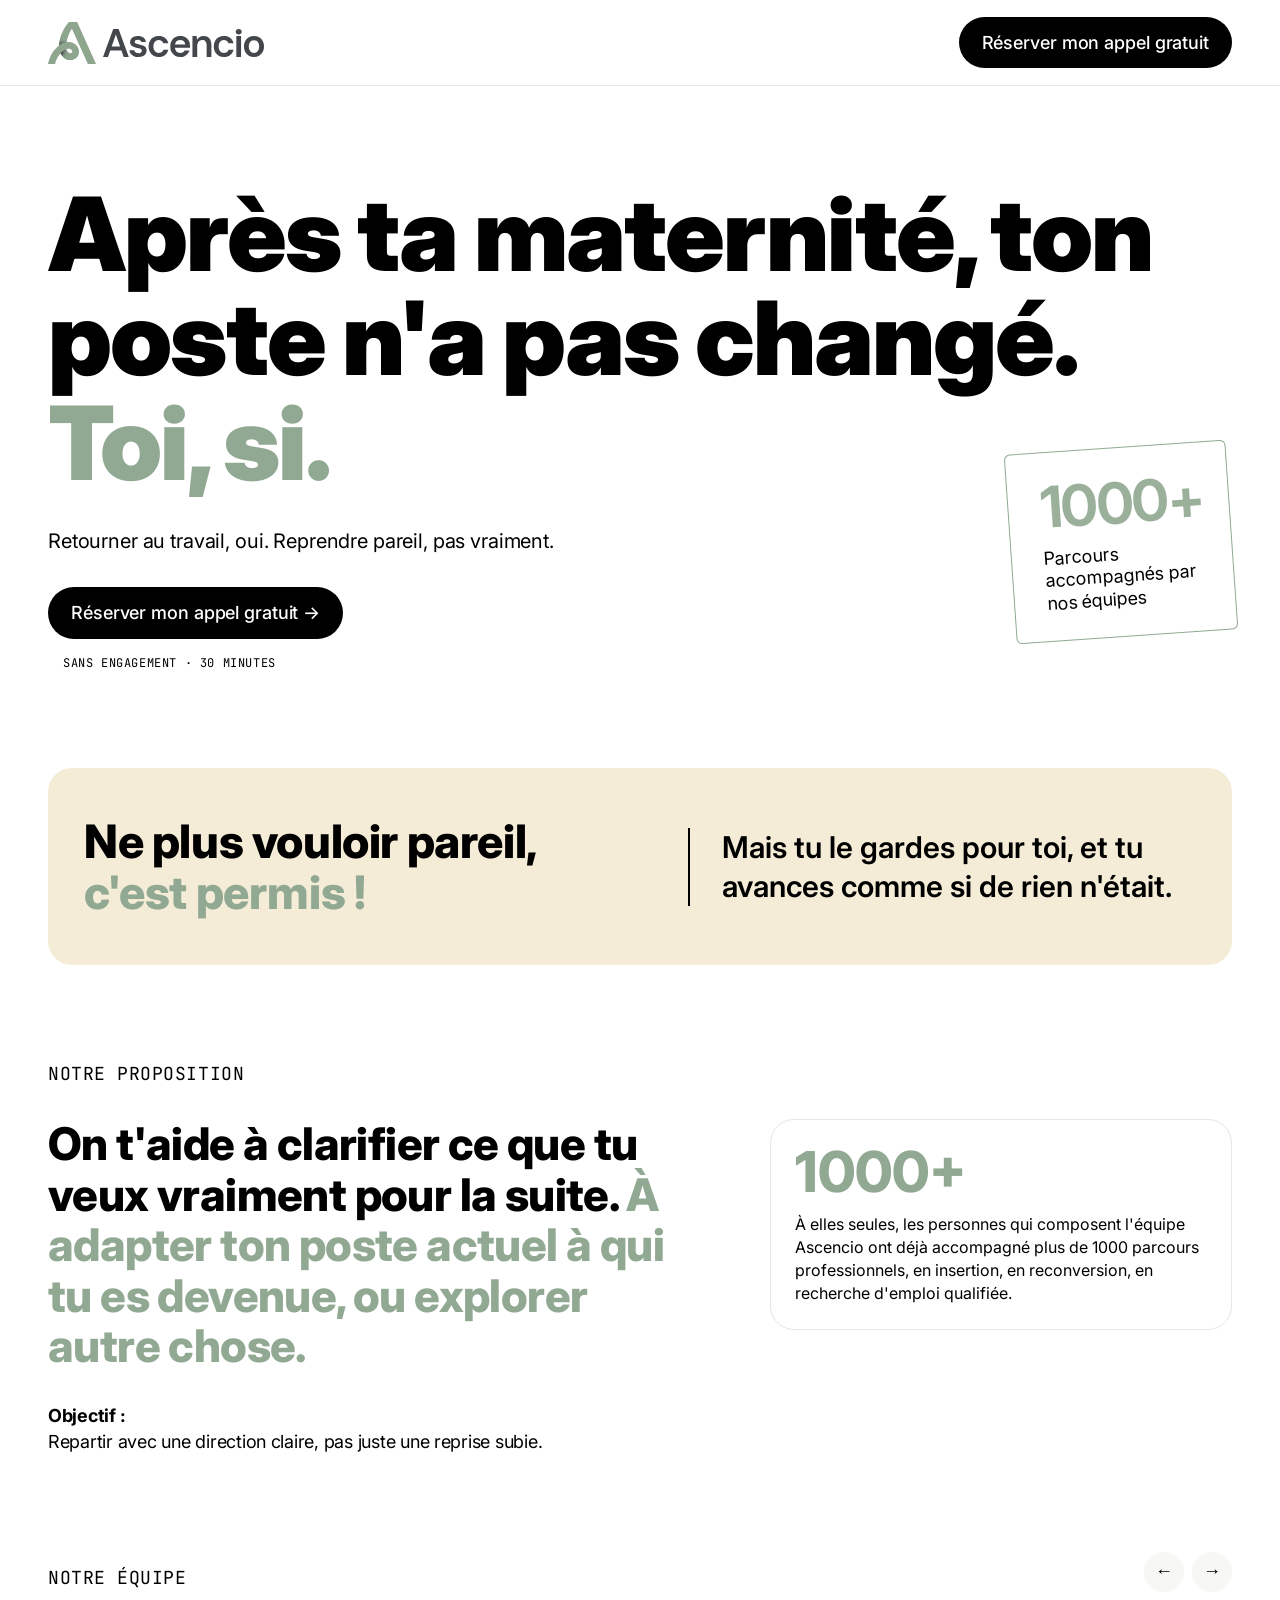
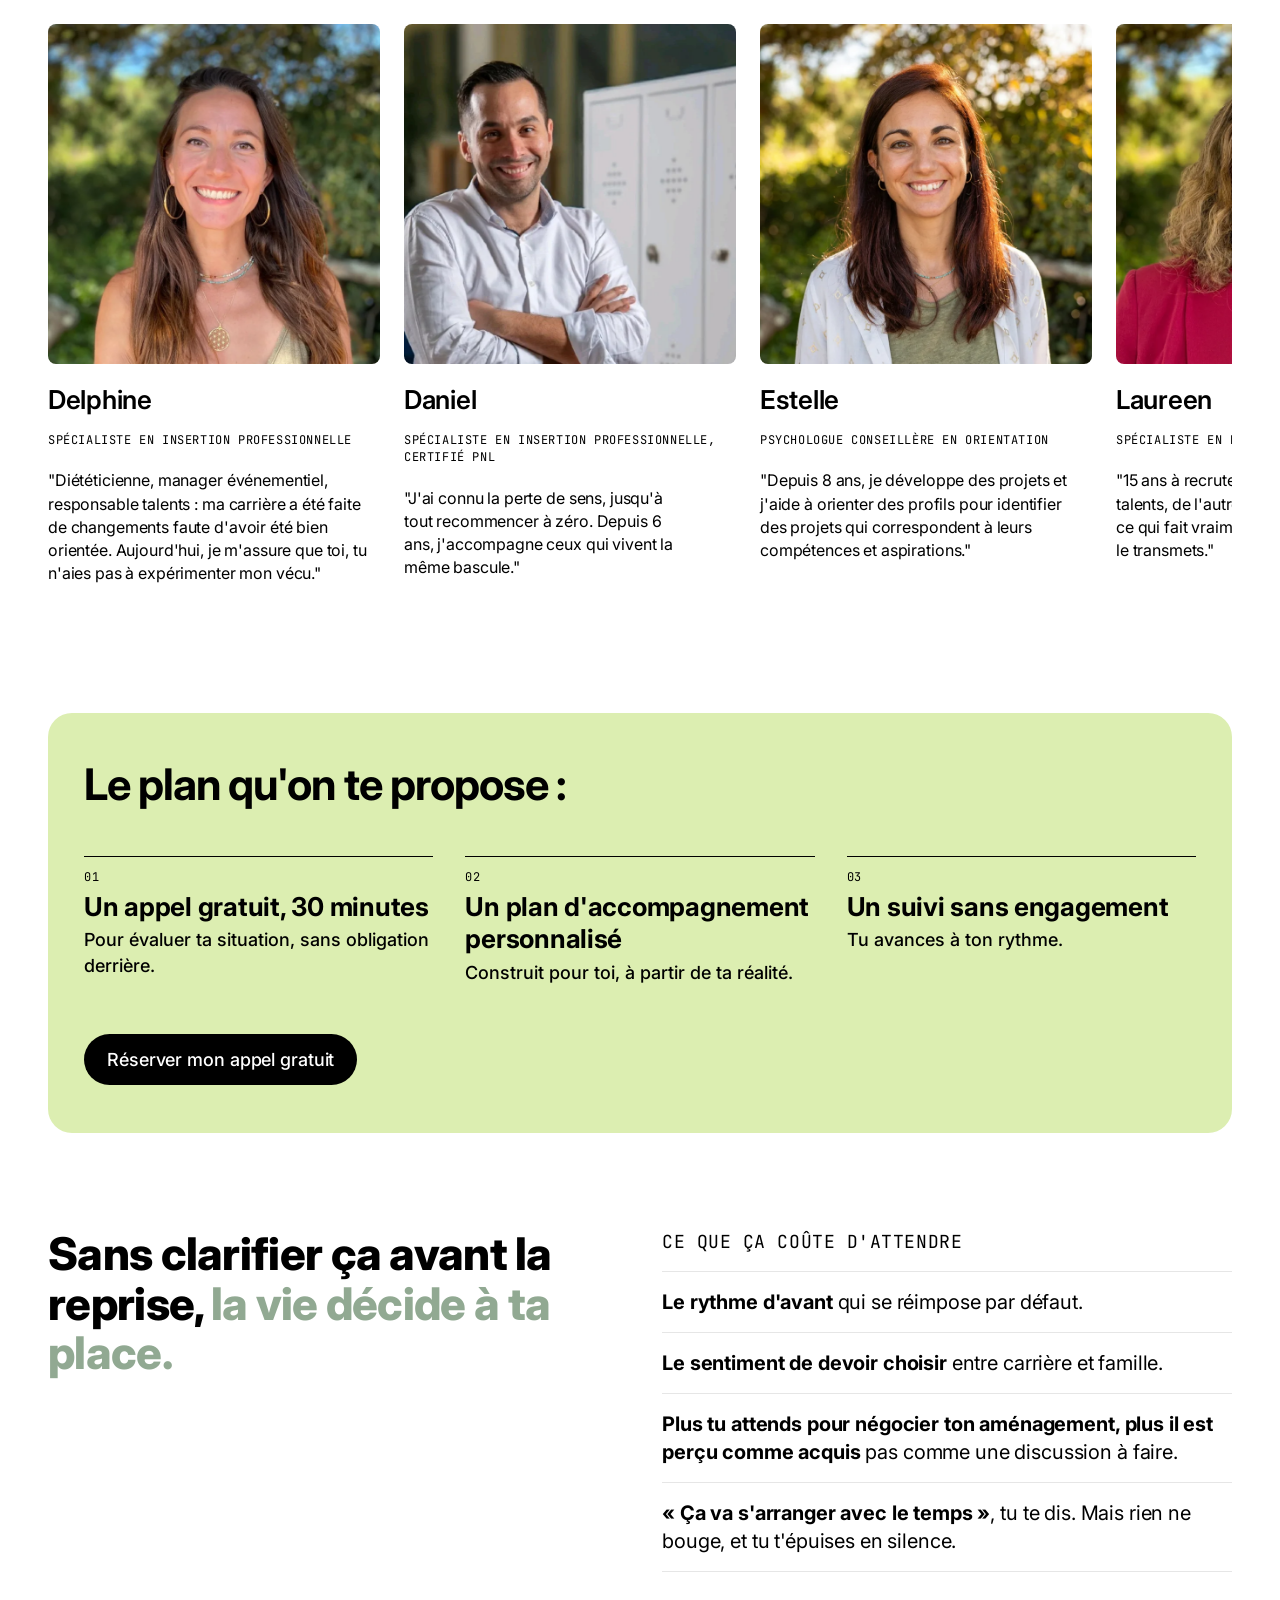
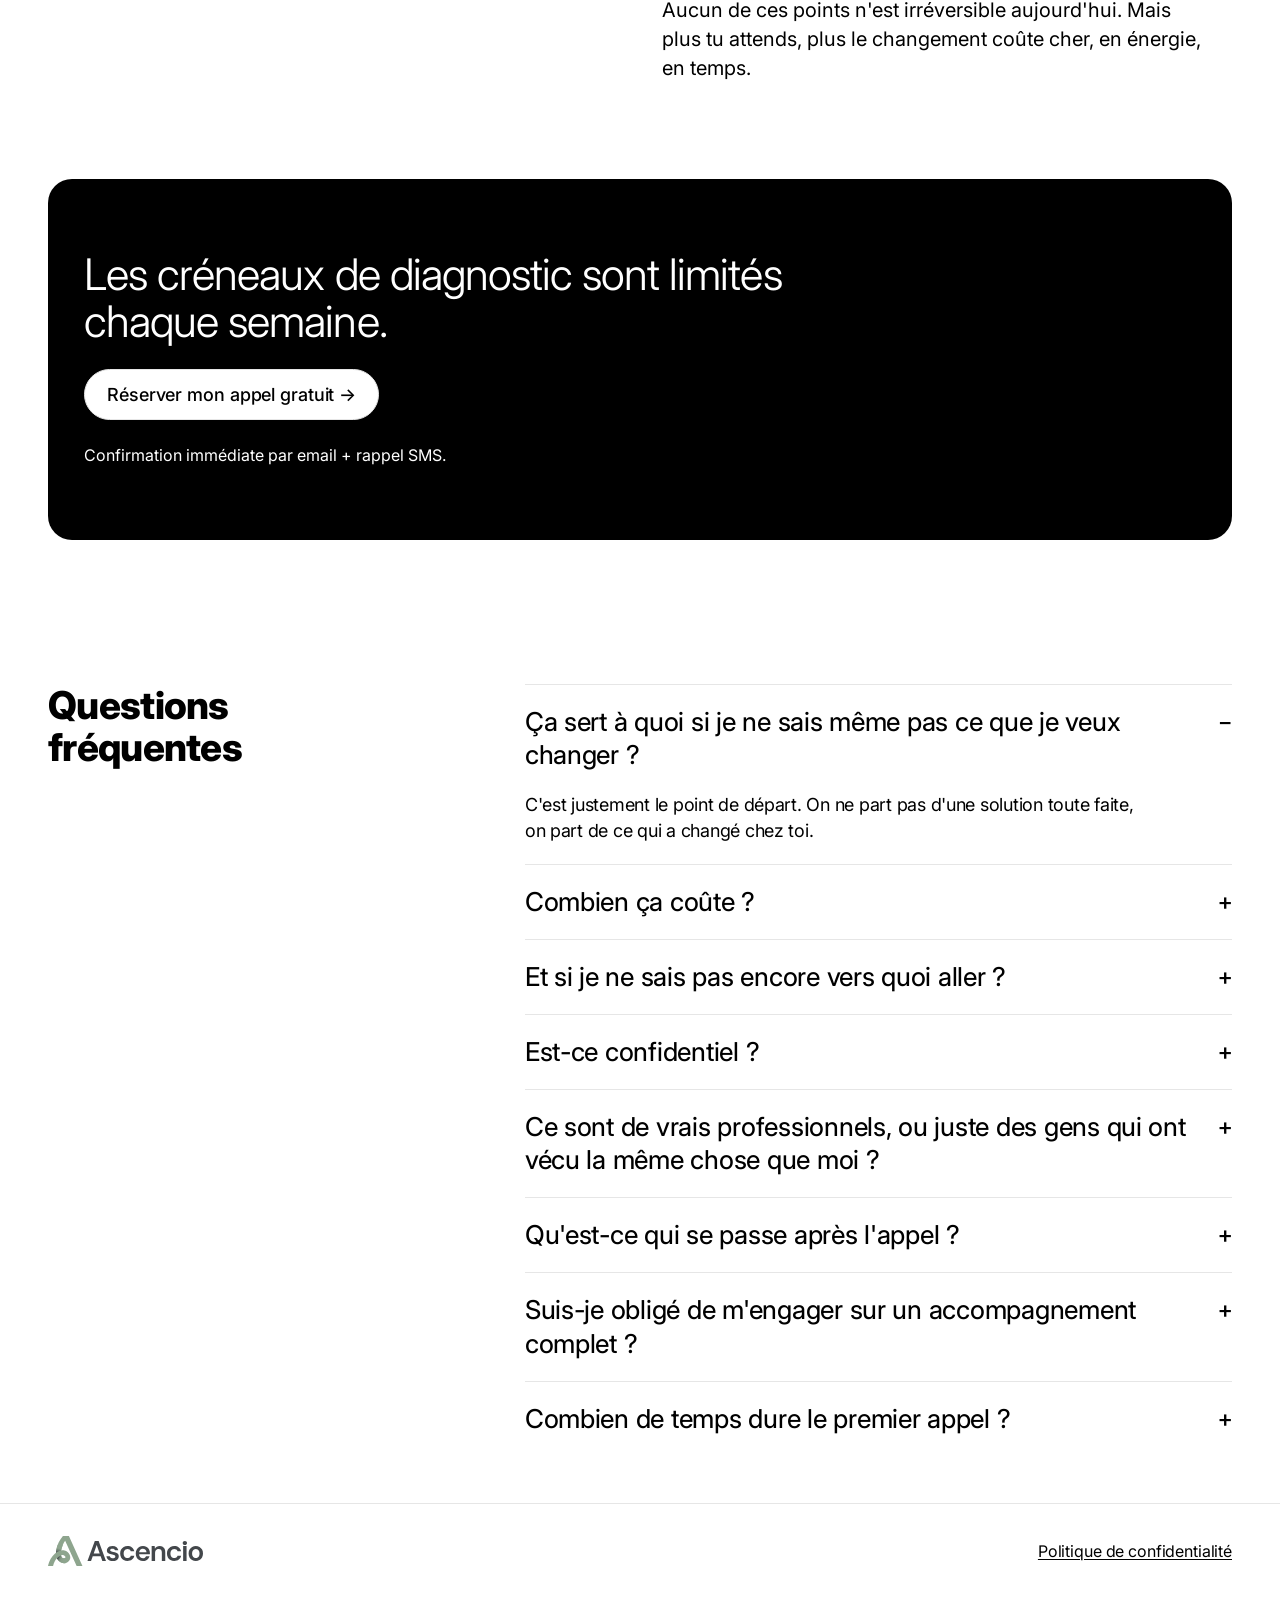
<file: revenir-apres-un-conge/index.html>
<!doctype html>
<html lang="fr">
<head>
<meta charset="utf-8">
<meta name="viewport" content="width=device-width, initial-scale=1">

<!-- Google Tag Manager container GTM-M7S3R6W7.
     Facebook Pixel and Google Analytics are configured as tags INSIDE
     this container (in the GTM web UI), not hardcoded here. -->
<script>(function(w,d,s,l,i){w[l]=w[l]||[];w[l].push({'gtm.start':
new Date().getTime(),event:'gtm.js'});var f=d.getElementsByTagName(s)[0],
j=d.createElement(s),dl=l!='dataLayer'?'&l='+l:'';j.async=true;j.src=
'https://www.googletagmanager.com/gtm.js?id='+i+dl;f.parentNode.insertBefore(j,f);
})(window,document,'script','dataLayer','GTM-M7S3R6W7');</script>
<!-- End Google Tag Manager -->

<title>Ascencio — Ton poste n'a pas changé. Toi, si.</title>
<meta name="description" content="Retourner au travail après ta maternité, oui. Reprendre pareil, pas vraiment. Un appel gratuit de 30 minutes pour clarifier ce que tu veux vraiment pour la suite.">

<meta property="og:type" content="website">
<meta property="og:title" content="Ascencio — Ton poste n'a pas changé. Toi, si.">
<meta property="og:description" content="Retourner au travail après ta maternité, oui. Reprendre pareil, pas vraiment. Un appel gratuit de 30 minutes pour clarifier ce que tu veux vraiment pour la suite.">
<meta property="og:image" content="../assets/images/team/estelle.webp">
<meta name="twitter:card" content="summary_large_image">

<!-- Fonts: preconnected + swapped in so first paint never blocks on them -->
<link rel="preconnect" href="https://fonts.googleapis.com">
<link rel="preconnect" href="https://fonts.gstatic.com" crossorigin>
<link rel="stylesheet" href="https://fonts.googleapis.com/css2?family=Inter:opsz,wght@14..32,100..900&family=JetBrains+Mono:wght@100..800&display=swap">

<link rel="icon" href="../assets/images/favicon.svg" type="image/svg+xml">
<link rel="icon" href="../assets/images/favicon-32.png" type="image/png" sizes="32x32">
<link rel="apple-touch-icon" href="../assets/images/apple-touch-icon.png">

<link rel="stylesheet" href="../assets/css/tokens.css">
<link rel="stylesheet" href="../assets/css/components.css">
</head>
<body>
<!-- Google Tag Manager (noscript) -->
<noscript><iframe src="https://www.googletagmanager.com/ns.html?id=GTM-M7S3R6W7" height="0" width="0" style="display:none;visibility:hidden"></iframe></noscript>
<!-- End Google Tag Manager (noscript) -->

<header class="site-header">
  <div class="header-inner container">
    <img class="logo" src="../assets/images/logo-ascensio.svg" width="217" height="42" alt="Ascensio">
    <a class="btn btn-primary" href="/reserver/" data-cta="reserver">Réserver mon appel gratuit</a>
  </div>
</header>

<main>

  <!-- ===== Hero ===== -->
  <section class="hero" data-component="hero">
    <div class="container">
      <h1 class="hero-title hero-title--lg">Après ta maternité, ton poste n'a pas changé. <span class="accent">Toi, si.</span></h1>
      <p class="hero-sub">Retourner au travail, oui. Reprendre pareil, pas vraiment.</p>
      <div class="hero-actions">
        <div class="hero-cta-col">
          <a class="btn btn-primary btn-block" href="/reserver/" data-cta="reserver">Réserver mon appel gratuit →</a>
          <span class="hero-reassurance">Sans engagement · 30 minutes</span>
        </div>
        <div class="hero-stat">
          <span class="hero-stat-number">1000+</span>
          <span class="hero-stat-label">Parcours accompagnés par nos équipes</span>
        </div>
      </div>
    </div>
  </section>
  <div data-sticky-sentinel aria-hidden="true"></div>

  <!-- ===== Mirror: problem framing (no consequences list for this theme — pull-quote instead) ===== -->
  <section data-component="mirror">
    <div class="container">
      <div class="color-block color-block--cream">
        <div class="mirror-grid mirror-grid--center">
          <div>
            <h2 class="mirror-title">Ne plus vouloir pareil, <span class="accent">c'est permis&nbsp;!</span></h2>
          </div>
          <blockquote class="mirror-quote">Mais tu le gardes pour toi, et tu avances comme si de rien n'était.</blockquote>
        </div>
      </div>
    </div>
  </section>

  <!-- ===== Proposition ===== -->
  <section class="proposition" data-component="proposition">
    <div class="container">
      <div class="proposition-eyebrow">Notre proposition</div>
      <div class="proposition-grid">
        <div>
          <h2 class="proposition-title">On t'aide à clarifier ce que tu veux vraiment pour la suite. <span class="accent">À adapter ton poste actuel à qui tu es devenue, ou explorer autre chose.</span></h2>
          <p class="proposition-goal"><strong>Objectif :</strong><br>Repartir avec une direction claire, pas juste une reprise subie.</p>
        </div>
        <div class="proposition-card">
          <div class="stat-number">1000+</div>
          <p>À elles seules, les personnes qui composent l'équipe Ascencio ont déjà accompagné plus de 1000 parcours professionnels, en insertion, en reconversion, en recherche d'emploi qualifiée.</p>
        </div>
      </div>
    </div>
  </section>

  <!-- ===== Team ===== -->
  <section class="team" data-component="team" aria-label="Notre équipe">
    <div class="team-head container">
      <div class="team-eyebrow">Notre équipe</div>
      <div class="team-controls">
        <button type="button" class="icon-btn" data-rail-prev aria-label="Profil précédent">←</button>
        <button type="button" class="icon-btn" data-rail-next aria-label="Profil suivant">→</button>
      </div>
    </div>
    <div class="team-rail-outer">
    <div class="team-rail-mask">
    <ul class="team-rail" data-rail>
      <li class="team-card">
        <img class="team-photo" src="../assets/images/team/delphine.webp" width="780" height="780" alt="Delphine" loading="lazy" decoding="async">
        <div class="team-name">Delphine</div>
        <div class="team-role">Spécialiste en insertion professionnelle</div>
        <p class="team-quote">"Diététicienne, manager événementiel, responsable talents : ma carrière a été faite de changements faute d'avoir été bien orientée. Aujourd'hui, je m'assure que toi, tu n'aies pas à expérimenter mon vécu."</p>
      </li>
      <li class="team-card">
        <img class="team-photo" src="../assets/images/team/daniel.webp" width="780" height="780" alt="Daniel" loading="lazy" decoding="async">
        <div class="team-name">Daniel</div>
        <div class="team-role">Spécialiste en insertion professionnelle, certifié PNL</div>
        <p class="team-quote">"J'ai connu la perte de sens, jusqu'à tout recommencer à zéro. Depuis 6 ans, j'accompagne ceux qui vivent la même bascule."</p>
      </li>
      <li class="team-card">
        <img class="team-photo" src="../assets/images/team/estelle.webp" width="780" height="780" alt="Estelle" loading="lazy" decoding="async">
        <div class="team-name">Estelle</div>
        <div class="team-role">Psychologue conseillère en orientation</div>
        <p class="team-quote">"Depuis 8 ans, je développe des projets et j'aide à orienter des profils pour identifier des projets qui correspondent à leurs compétences et aspirations."</p>
      </li>
      <li class="team-card">
        <img class="team-photo" src="../assets/images/team/laureen.webp" width="780" height="780" alt="Laureen" loading="lazy" decoding="async">
        <div class="team-name">Laureen</div>
        <div class="team-role">Spécialiste en recrutement</div>
        <p class="team-quote">"15 ans à recruter, placer et suivre des talents, de l'autre côté de la table. Je sais ce qui fait vraiment la différence — et je te le transmets."</p>
      </li>
      <li class="team-card">
        <img class="team-photo" src="../assets/images/team/alexandre.webp" width="780" height="780" alt="Alexandre" loading="lazy" decoding="async">
        <div class="team-name">Alexandre</div>
        <div class="team-role">Psychologue conseiller en orientation</div>
        <p class="team-quote">"Mon parcours professionnel a commencé à 14 ans et m’a appris qu’une trajectoire n’est jamais toute tracée. Aujourd’hui, j’aide chacun à questionner ses choix, à trouver du sens et à construire un projet qui lui ressemble."</p>
      </li>
    </ul>
    </div>
    </div>
  </section>

  <!-- ===== Plan ===== -->
  <section data-component="plan">
    <div class="container">
      <div class="color-block color-block--lime">
        <h2 class="plan-title">Le plan qu'on te propose :</h2>
        <ol class="plan-list">
          <li class="plan-item">
            <span class="plan-num">01</span>
            <strong>Un appel gratuit, 30 minutes</strong>
            <span>Pour évaluer ta situation, sans obligation derrière.</span>
          </li>
          <li class="plan-item">
            <span class="plan-num">02</span>
            <strong>Un plan d'accompagnement personnalisé</strong>
            <span>Construit pour toi, à partir de ta réalité.</span>
          </li>
          <li class="plan-item">
            <span class="plan-num">03</span>
            <strong>Un suivi sans engagement</strong>
            <span>Tu avances à ton rythme.</span>
          </li>
        </ol>
        <div class="plan-cta">
          <a class="btn btn-primary btn-block" href="/reserver/" data-cta="reserver">Réserver mon appel gratuit</a>
        </div>
      </div>
    </div>
  </section>

  <!-- ===== Cost of waiting ===== -->
  <section class="cost" data-component="cost">
    <div class="container">
      <div class="cost-grid">
        <div>
          <h2 class="cost-title">Sans clarifier ça avant la reprise, <span class="accent">la vie décide à ta place.</span></h2>
        </div>
        <div>
          <div class="cost-eyebrow">Ce que ça coûte d'attendre</div>
          <div class="cost-list">
            <div><strong>Le rythme d'avant</strong> qui se réimpose par défaut.</div>
            <div><strong>Le sentiment de devoir choisir</strong> entre carrière et famille.</div>
            <div><strong>Plus tu attends pour négocier ton aménagement, plus il est perçu comme acquis</strong> pas comme une discussion à faire.</div>
            <div><strong>« Ça va s'arranger avec le temps »</strong>, tu te dis. Mais rien ne bouge, et tu t'épuises en silence.</div>
          </div>
          <p class="cost-note">Aucun de ces points n'est irréversible aujourd'hui. Mais plus tu attends, plus le changement coûte cher, en énergie, en temps.</p>
        </div>
      </div>
    </div>
  </section>

  <!-- ===== Scarcity / secondary CTA ===== -->
  <section class="scarcity-section" data-component="scarcity">
    <div class="container">
      <div class="color-block color-block--dark scarcity">
        <h2 class="scarcity-title">Les créneaux de diagnostic sont limités chaque semaine.</h2>
        <a class="btn btn-secondary btn-block" href="/reserver/" data-cta="reserver">Réserver mon appel gratuit →</a>
        <div class="scarcity-note">Confirmation immédiate par email + rappel SMS.</div>
      </div>
    </div>
  </section>

  <!-- ===== FAQ ===== -->
  <section class="faq" data-component="faq">
    <div class="container">
      <div class="faq-grid">
        <h2 class="faq-title">Questions fréquentes</h2>
        <div class="faq-list">
          <details class="faq-item" open>
            <summary>Ça sert à quoi si je ne sais même pas ce que je veux changer ?</summary>
            <p>C'est justement le point de départ. On ne part pas d'une solution toute faite, on part de ce qui a changé chez toi.</p>
          </details>
          <details class="faq-item">
            <summary>Combien ça coûte ?</summary>
            <p>Ça dépend de ce dont tu as besoin, c'est justement ce que le premier appel permet de clarifier. Nos accompagnements démarrent à 150.–/h.</p>
          </details>
          <details class="faq-item">
            <summary>Et si je ne sais pas encore vers quoi aller ?</summary>
            <p>C'est justement le rôle de l'appel de 30 minutes : clarifier avant de décider.</p>
          </details>
          <details class="faq-item">
            <summary>Est-ce confidentiel ?</summary>
            <p>Oui, entièrement. Rien n'est partagé.</p>
          </details>
          <details class="faq-item">
            <summary>Ce sont de vrais professionnels, ou juste des gens qui ont vécu la même chose que moi ?</summary>
            <p>Les deux à la fois. Chacun est sélectionné pour sa formation certifiée mais aussi pour son vécu personnel qui vient enrichir l'accompagnement, pas le remplacer.</p>
          </details>
          <details class="faq-item">
            <summary>Qu'est-ce qui se passe après l'appel ?</summary>
            <p>Une lecture claire de ta situation, et, si ça a du sens, une proposition adaptée d'accompagnement. Aucune obligation.</p>
          </details>
          <details class="faq-item">
            <summary>Suis-je obligé de m'engager sur un accompagnement complet ?</summary>
            <p>Non. Chaque accompagnement est sans engagement.</p>
          </details>
          <details class="faq-item">
            <summary>Combien de temps dure le premier appel ?</summary>
            <p>30 minutes, sans engagement.</p>
          </details>
        </div>
      </div>
    </div>
  </section>

</main>

<footer class="site-footer">
  <div class="container footer-inner">
    <img class="logo" src="../assets/images/logo-ascensio.svg" width="150" height="29" alt="Ascensio">
    <div class="footer-meta">
      <a class="footer-link" href="../politique-confidentialite/">Politique de confidentialité</a>
    </div>
  </div>
</footer>

<div class="sticky-cta" data-sticky-cta>
  <span>Réserver mon appel gratuit</span>
  <a class="btn btn-primary" href="/reserver/" data-cta="reserver">Réserver</a>
</div>

<div class="cookie-notice" data-cookie-notice hidden>
  <button type="button" class="cookie-notice-close" data-cookie-close aria-label="Fermer">×</button>
  <p class="cookie-notice-text">Ce site utilise des cookies pour améliorer votre expérience et mesurer notre audience.</p>
  <div class="cookie-notice-actions">
    <a class="cookie-notice-link" href="../politique-confidentialite/">En savoir plus</a>
    <button type="button" class="cookie-notice-accept" data-cookie-accept>Compris</button>
  </div>
</div>

<script src="../assets/js/main.js" defer></script>
</body>
</html>
</file>
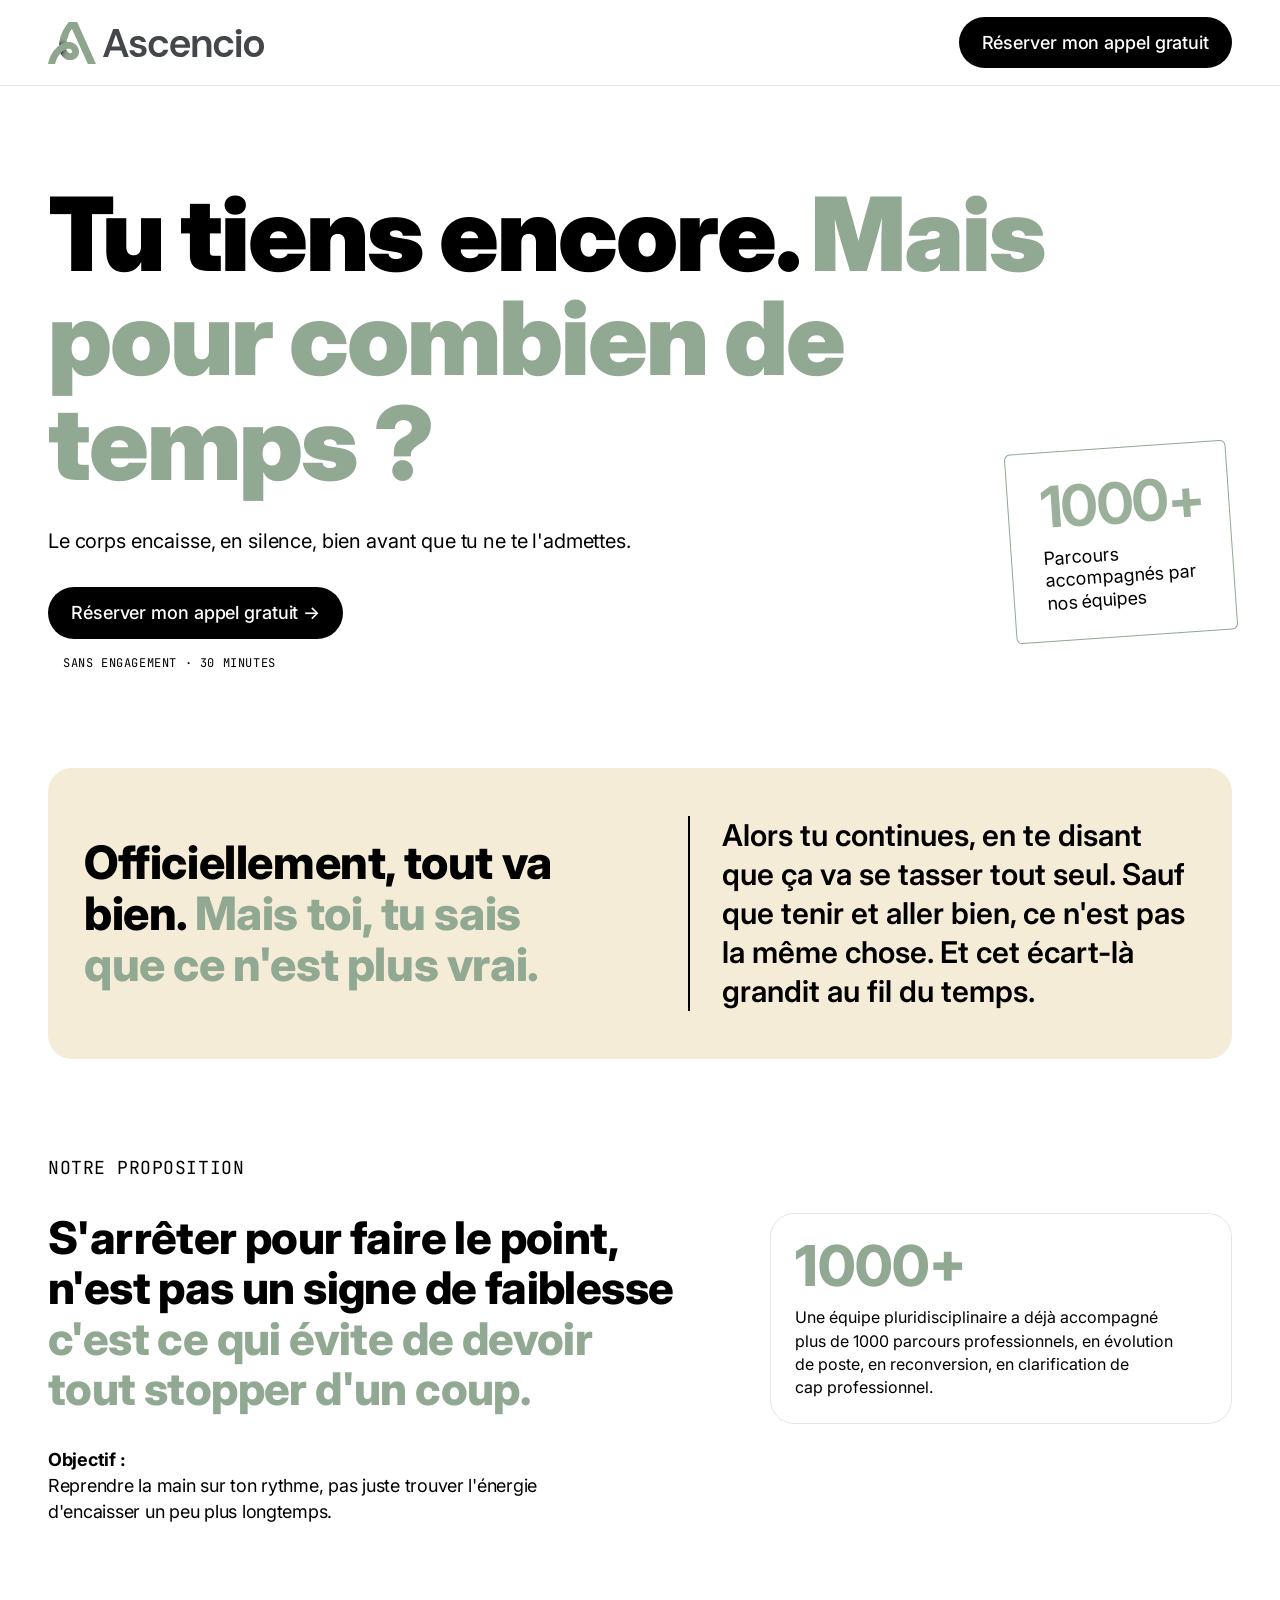
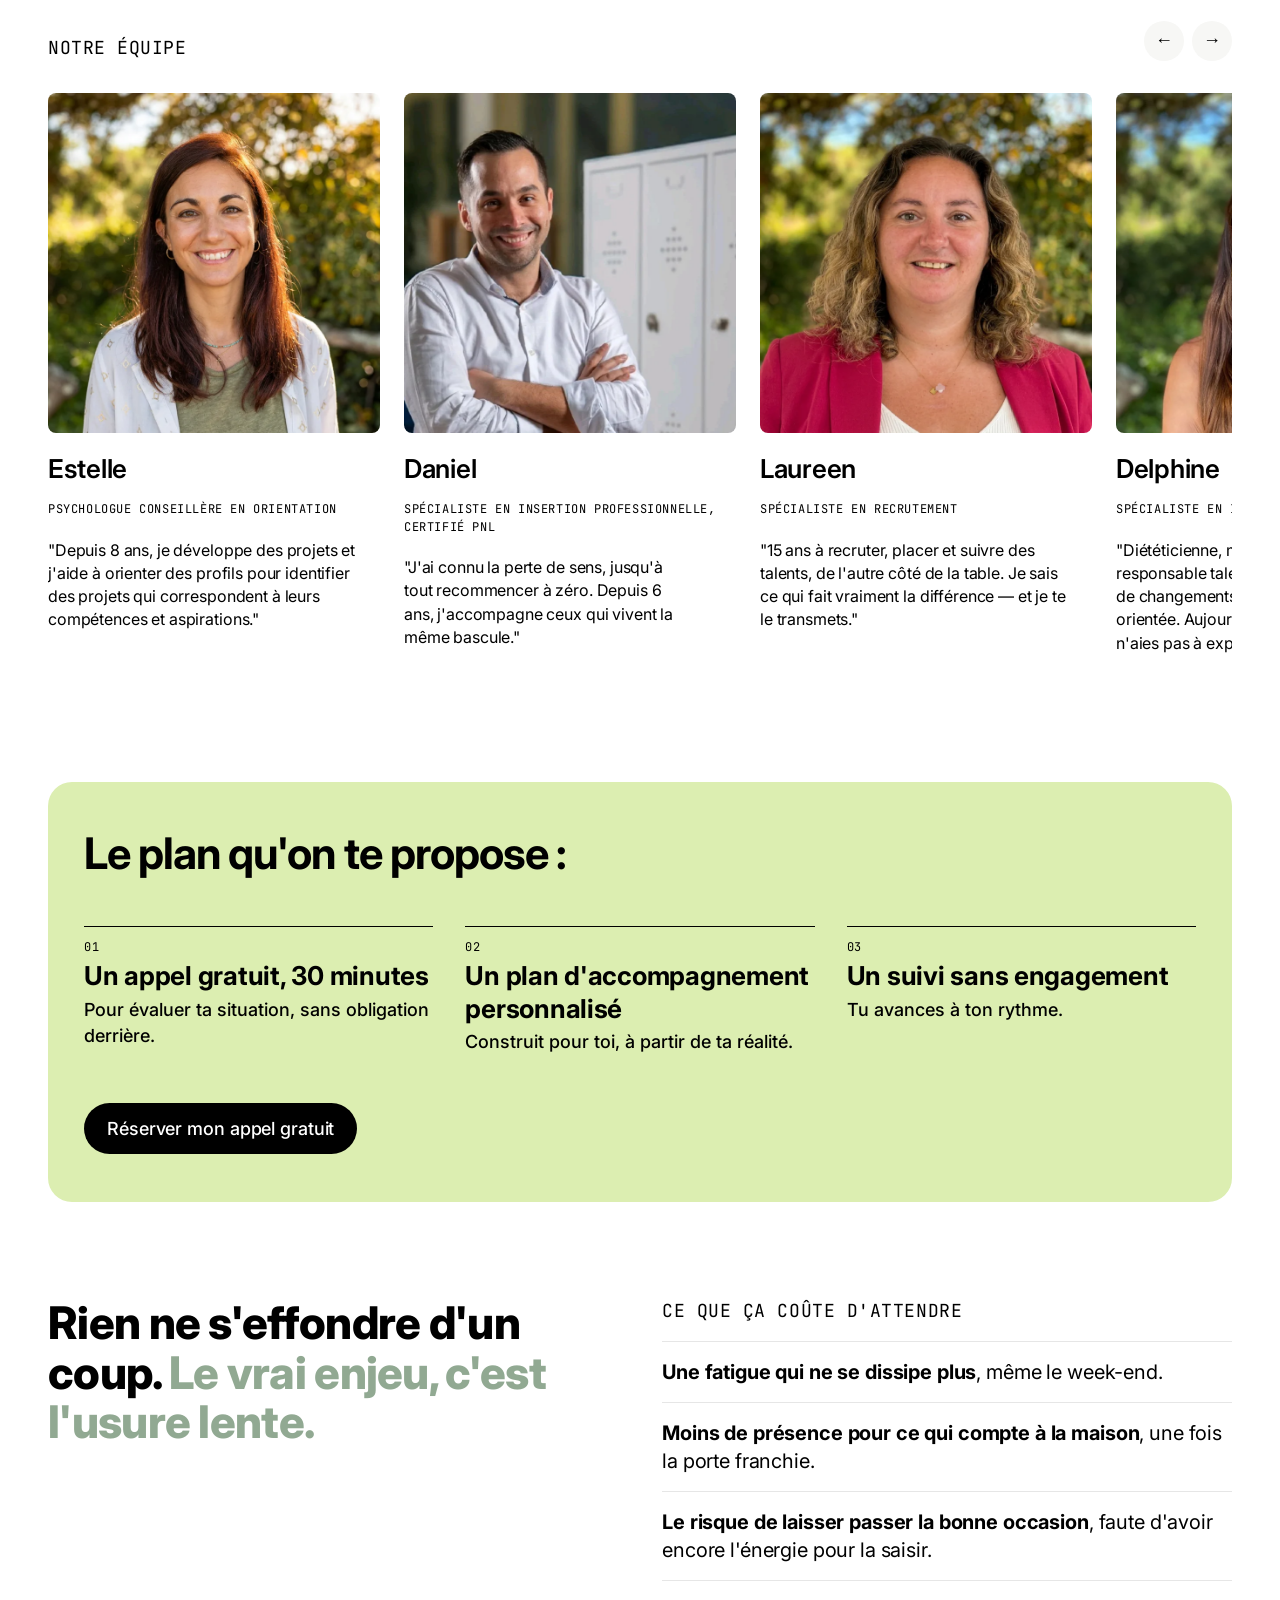
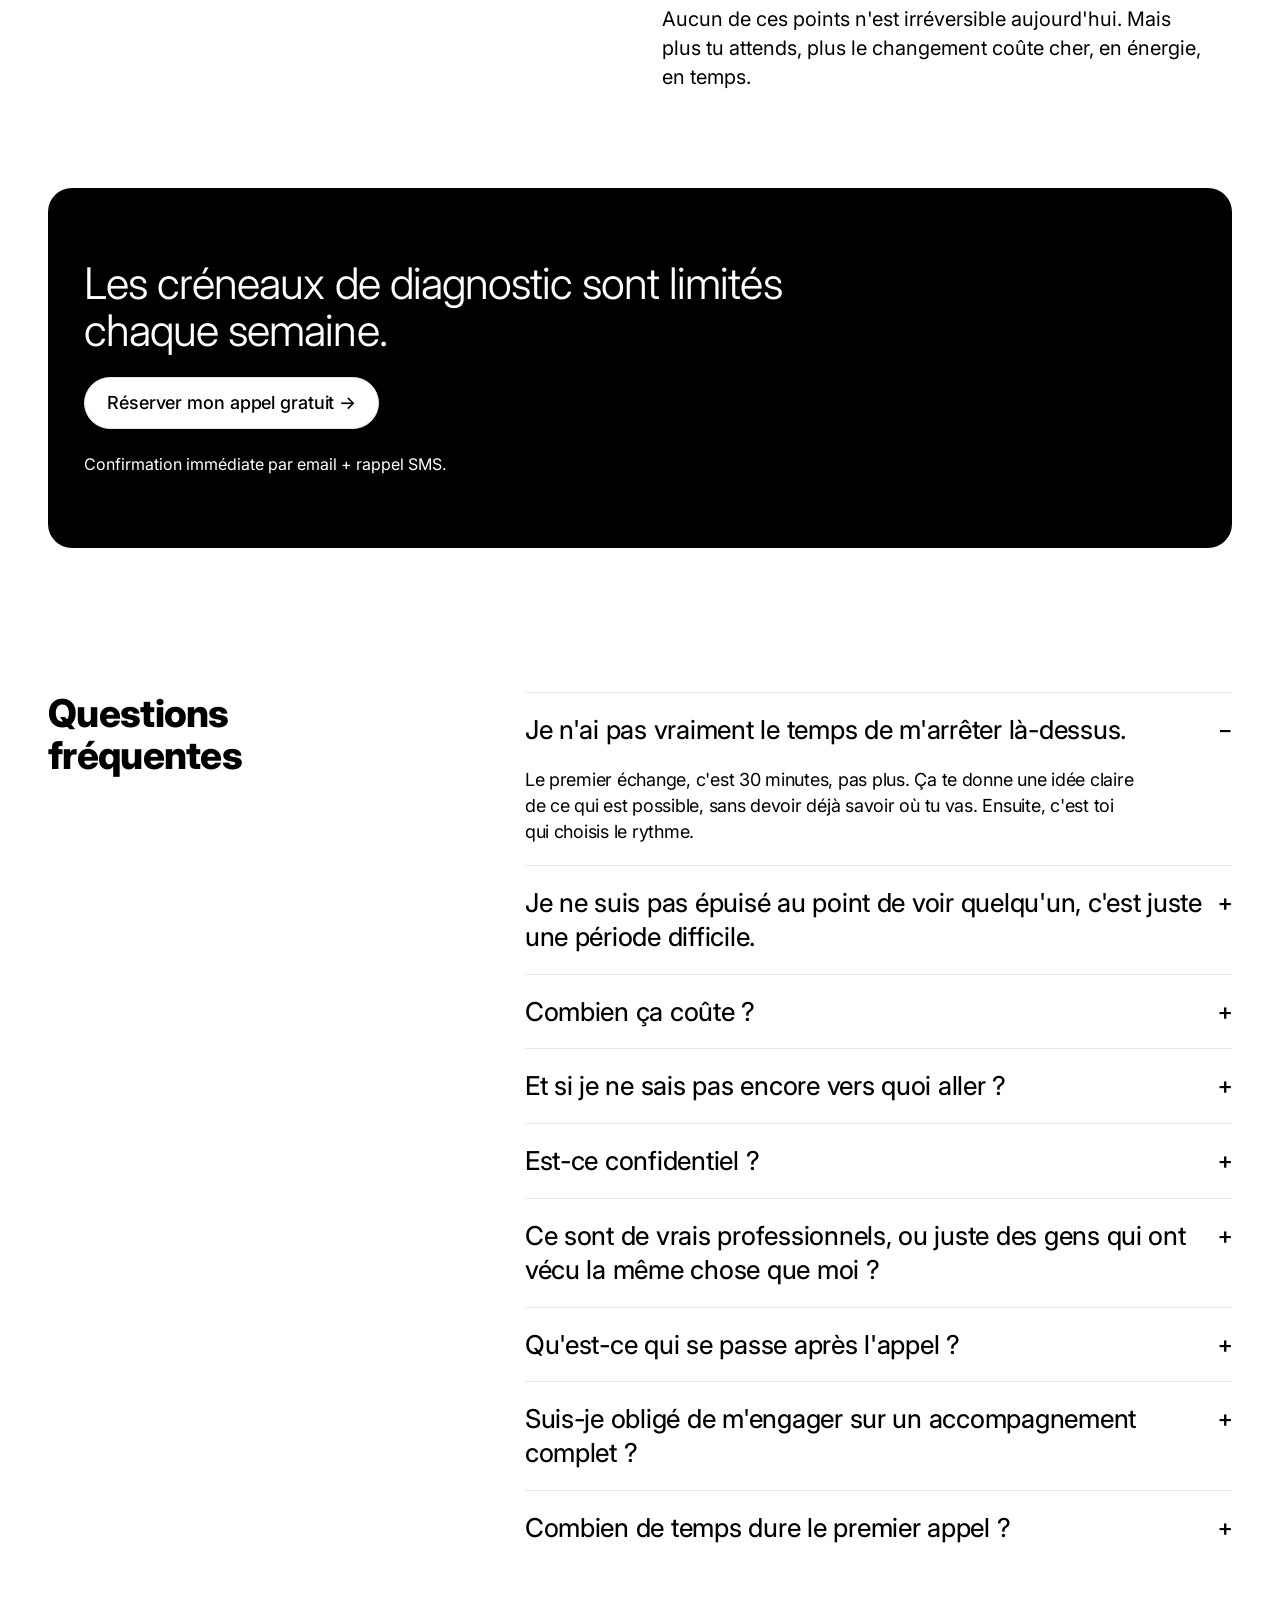
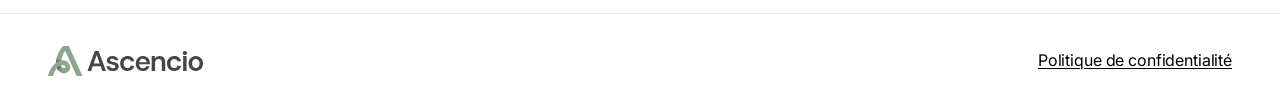
<file: tu-tiens-encore/index.html>
<!doctype html>
<html lang="fr">
<head>
<meta charset="utf-8">
<meta name="viewport" content="width=device-width, initial-scale=1">

<!-- Google Tag Manager container GTM-M7S3R6W7.
     Facebook Pixel and Google Analytics are configured as tags INSIDE
     this container (in the GTM web UI), not hardcoded here. -->
<script>(function(w,d,s,l,i){w[l]=w[l]||[];w[l].push({'gtm.start':
new Date().getTime(),event:'gtm.js'});var f=d.getElementsByTagName(s)[0],
j=d.createElement(s),dl=l!='dataLayer'?'&l='+l:'';j.async=true;j.src=
'https://www.googletagmanager.com/gtm.js?id='+i+dl;f.parentNode.insertBefore(j,f);
})(window,document,'script','dataLayer','GTM-M7S3R6W7');</script>
<!-- End Google Tag Manager -->

<title>Ascencio — Tu tiens encore, mais pour combien de temps ?</title>
<meta name="description" content="On évite de se poser cette question. Un appel gratuit de 30 minutes pour reprendre la main sur ton rythme, avant de devoir tout stopper d'un coup.">

<meta property="og:type" content="website">
<meta property="og:title" content="Ascencio — Tu tiens encore, mais pour combien de temps ?">
<meta property="og:description" content="On évite de se poser cette question. Un appel gratuit de 30 minutes pour reprendre la main sur ton rythme, avant de devoir tout stopper d'un coup.">
<meta property="og:image" content="../assets/images/team/estelle.webp">
<meta name="twitter:card" content="summary_large_image">

<!-- Fonts: preconnected + swapped in so first paint never blocks on them -->
<link rel="preconnect" href="https://fonts.googleapis.com">
<link rel="preconnect" href="https://fonts.gstatic.com" crossorigin>
<link rel="stylesheet" href="https://fonts.googleapis.com/css2?family=Inter:opsz,wght@14..32,100..900&family=JetBrains+Mono:wght@100..800&display=swap">

<link rel="icon" href="../assets/images/favicon.svg" type="image/svg+xml">
<link rel="icon" href="../assets/images/favicon-32.png" type="image/png" sizes="32x32">
<link rel="apple-touch-icon" href="../assets/images/apple-touch-icon.png">

<link rel="stylesheet" href="../assets/css/tokens.css">
<link rel="stylesheet" href="../assets/css/components.css">
</head>
<body>
<!-- Google Tag Manager (noscript) -->
<noscript><iframe src="https://www.googletagmanager.com/ns.html?id=GTM-M7S3R6W7" height="0" width="0" style="display:none;visibility:hidden"></iframe></noscript>
<!-- End Google Tag Manager (noscript) -->

<header class="site-header">
  <div class="header-inner container">
    <img class="logo" src="../assets/images/logo-ascensio.svg" width="217" height="42" alt="Ascensio">
    <a class="btn btn-primary" href="/reserver/" data-cta="reserver">Réserver mon appel gratuit</a>
  </div>
</header>

<main>

  <!-- ===== Hero ===== -->
  <section class="hero" data-component="hero">
    <div class="container">
      <h1 class="hero-title hero-title--lg">Tu tiens encore. <span class="accent">Mais pour combien de temps&nbsp;?</span></h1>
      <p class="hero-sub">Le corps encaisse, en silence, bien avant que tu ne te l'admettes.</p>
      <div class="hero-actions">
        <div class="hero-cta-col">
          <a class="btn btn-primary btn-block" href="/reserver/" data-cta="reserver">Réserver mon appel gratuit →</a>
          <span class="hero-reassurance">Sans engagement · 30 minutes</span>
        </div>
        <div class="hero-stat">
          <span class="hero-stat-number">1000+</span>
          <span class="hero-stat-label">Parcours accompagnés par nos équipes</span>
        </div>
      </div>
    </div>
  </section>
  <div data-sticky-sentinel aria-hidden="true"></div>

  <!-- ===== Mirror: problem framing (no consequences list for this theme — pull-quote instead) ===== -->
  <section data-component="mirror">
    <div class="container">
      <div class="color-block color-block--cream">
        <div class="mirror-grid mirror-grid--center">
          <div>
            <h2 class="mirror-title">Officiellement, tout va bien. <span class="accent">Mais toi, tu sais que ce n'est plus vrai.</span></h2>
          </div>
          <blockquote class="mirror-quote">Alors tu continues, en te disant que ça va se tasser tout seul. Sauf que tenir et aller bien, ce n'est pas la même chose. Et cet écart-là grandit au fil du temps.</blockquote>
        </div>
      </div>
    </div>
  </section>

  <!-- ===== Proposition ===== -->
  <section class="proposition" data-component="proposition">
    <div class="container">
      <div class="proposition-eyebrow">Notre proposition</div>
      <div class="proposition-grid">
        <div>
          <h2 class="proposition-title">S'arrêter pour faire le point, n'est pas un signe de faiblesse <span class="accent">c'est ce qui évite de devoir tout stopper d'un coup.</span></h2>
          <p class="proposition-goal"><strong>Objectif :</strong><br>Reprendre la main sur ton rythme, pas juste trouver l'énergie d'encaisser un peu plus longtemps.</p>
        </div>
        <div class="proposition-card">
          <div class="stat-number">1000+</div>
          <p>Une équipe pluridisciplinaire a déjà accompagné plus de 1000 parcours professionnels, en évolution de poste, en reconversion, en clarification de cap professionnel.</p>
        </div>
      </div>
    </div>
  </section>

  <!-- ===== Team ===== -->
  <section class="team" data-component="team" aria-label="Notre équipe">
    <div class="team-head container">
      <div class="team-eyebrow">Notre équipe</div>
      <div class="team-controls">
        <button type="button" class="icon-btn" data-rail-prev aria-label="Profil précédent">←</button>
        <button type="button" class="icon-btn" data-rail-next aria-label="Profil suivant">→</button>
      </div>
    </div>
    <div class="team-rail-outer">
    <div class="team-rail-mask">
    <ul class="team-rail" data-rail>
      <li class="team-card">
        <img class="team-photo" src="../assets/images/team/estelle.webp" width="780" height="780" alt="Estelle" loading="lazy" decoding="async">
        <div class="team-name">Estelle</div>
        <div class="team-role">Psychologue conseillère en orientation</div>
        <p class="team-quote">"Depuis 8 ans, je développe des projets et j'aide à orienter des profils pour identifier des projets qui correspondent à leurs compétences et aspirations."</p>
      </li>
      <li class="team-card">
        <img class="team-photo" src="../assets/images/team/daniel.webp" width="780" height="780" alt="Daniel" loading="lazy" decoding="async">
        <div class="team-name">Daniel</div>
        <div class="team-role">Spécialiste en insertion professionnelle, certifié PNL</div>
        <p class="team-quote">"J'ai connu la perte de sens, jusqu'à tout recommencer à zéro. Depuis 6 ans, j'accompagne ceux qui vivent la même bascule."</p>
      </li>
      <li class="team-card">
        <img class="team-photo" src="../assets/images/team/laureen.webp" width="780" height="780" alt="Laureen" loading="lazy" decoding="async">
        <div class="team-name">Laureen</div>
        <div class="team-role">Spécialiste en recrutement</div>
        <p class="team-quote">"15 ans à recruter, placer et suivre des talents, de l'autre côté de la table. Je sais ce qui fait vraiment la différence — et je te le transmets."</p>
      </li>
      <li class="team-card">
        <img class="team-photo" src="../assets/images/team/delphine.webp" width="780" height="780" alt="Delphine" loading="lazy" decoding="async">
        <div class="team-name">Delphine</div>
        <div class="team-role">Spécialiste en insertion professionnelle</div>
        <p class="team-quote">"Diététicienne, manager événementiel, responsable talents : ma carrière a été faite de changements faute d'avoir été bien orientée. Aujourd'hui, je m'assure que toi, tu n'aies pas à expérimenter mon vécu."</p>
      </li>
      <li class="team-card">
        <img class="team-photo" src="../assets/images/team/alexandre.webp" width="780" height="780" alt="Alexandre" loading="lazy" decoding="async">
        <div class="team-name">Alexandre</div>
        <div class="team-role">Psychologue conseiller en orientation</div>
        <p class="team-quote">"Mon parcours professionnel a commencé à 14 ans et m’a appris qu’une trajectoire n’est jamais toute tracée. Aujourd’hui, j’aide chacun à questionner ses choix, à trouver du sens et à construire un projet qui lui ressemble."</p>
      </li>
    </ul>
    </div>
    </div>
  </section>

  <!-- ===== Plan ===== -->
  <section data-component="plan">
    <div class="container">
      <div class="color-block color-block--lime">
        <h2 class="plan-title">Le plan qu'on te propose :</h2>
        <ol class="plan-list">
          <li class="plan-item">
            <span class="plan-num">01</span>
            <strong>Un appel gratuit, 30 minutes</strong>
            <span>Pour évaluer ta situation, sans obligation derrière.</span>
          </li>
          <li class="plan-item">
            <span class="plan-num">02</span>
            <strong>Un plan d'accompagnement personnalisé</strong>
            <span>Construit pour toi, à partir de ta réalité.</span>
          </li>
          <li class="plan-item">
            <span class="plan-num">03</span>
            <strong>Un suivi sans engagement</strong>
            <span>Tu avances à ton rythme.</span>
          </li>
        </ol>
        <div class="plan-cta">
          <a class="btn btn-primary btn-block" href="/reserver/" data-cta="reserver">Réserver mon appel gratuit</a>
        </div>
      </div>
    </div>
  </section>

  <!-- ===== Cost of waiting ===== -->
  <section class="cost" data-component="cost">
    <div class="container">
      <div class="cost-grid">
        <div>
          <h2 class="cost-title">Rien ne s'effondre d'un coup. <span class="accent">Le vrai enjeu, c'est l'usure lente.</span></h2>
        </div>
        <div>
          <div class="cost-eyebrow">Ce que ça coûte d'attendre</div>
          <div class="cost-list">
            <div><strong>Une fatigue qui ne se dissipe plus</strong>, même le week-end.</div>
            <div><strong>Moins de présence pour ce qui compte à la maison</strong>, une fois la porte franchie.</div>
            <div><strong>Le risque de laisser passer la bonne occasion</strong>, faute d'avoir encore l'énergie pour la saisir.</div>
          </div>
          <p class="cost-note">Aucun de ces points n'est irréversible aujourd'hui. Mais plus tu attends, plus le changement coûte cher, en énergie, en temps.</p>
        </div>
      </div>
    </div>
  </section>

  <!-- ===== Scarcity / secondary CTA ===== -->
  <section class="scarcity-section" data-component="scarcity">
    <div class="container">
      <div class="color-block color-block--dark scarcity">
        <h2 class="scarcity-title">Les créneaux de diagnostic sont limités chaque semaine.</h2>
        <a class="btn btn-secondary btn-block" href="/reserver/" data-cta="reserver">Réserver mon appel gratuit →</a>
        <div class="scarcity-note">Confirmation immédiate par email + rappel SMS.</div>
      </div>
    </div>
  </section>

  <!-- ===== FAQ ===== -->
  <section class="faq" data-component="faq">
    <div class="container">
      <div class="faq-grid">
        <h2 class="faq-title">Questions fréquentes</h2>
        <div class="faq-list">
          <details class="faq-item" open>
            <summary>Je n'ai pas vraiment le temps de m'arrêter là-dessus.</summary>
            <p>Le premier échange, c'est 30 minutes, pas plus. Ça te donne une idée claire de ce qui est possible, sans devoir déjà savoir où tu vas. Ensuite, c'est toi qui choisis le rythme.</p>
          </details>
          <details class="faq-item">
            <summary>Je ne suis pas épuisé au point de voir quelqu'un, c'est juste une période difficile.</summary>
            <p>Justement, c'est le bon moment pour agir, avant que ce soit une évidence pour tout le monde autour de toi. Plus tu attends d'être à bout, moins tu as de marge pour envisager des changements.</p>
          </details>
          <details class="faq-item">
            <summary>Combien ça coûte ?</summary>
            <p>Ça dépend de ce dont tu as besoin, c'est justement ce que le premier appel permet de clarifier. Nos accompagnements démarrent à 150.–/h.</p>
          </details>
          <details class="faq-item">
            <summary>Et si je ne sais pas encore vers quoi aller ?</summary>
            <p>C'est justement le rôle de l'appel de 30 minutes : clarifier avant de décider.</p>
          </details>
          <details class="faq-item">
            <summary>Est-ce confidentiel ?</summary>
            <p>Oui, entièrement. Rien n'est partagé.</p>
          </details>
          <details class="faq-item">
            <summary>Ce sont de vrais professionnels, ou juste des gens qui ont vécu la même chose que moi ?</summary>
            <p>Les deux à la fois. Chacun est sélectionné pour sa formation certifiée mais aussi pour son vécu personnel qui vient enrichir l'accompagnement, pas le remplacer.</p>
          </details>
          <details class="faq-item">
            <summary>Qu'est-ce qui se passe après l'appel ?</summary>
            <p>Une lecture claire de ta situation, et, si ça a du sens, une proposition adaptée d'accompagnement. Aucune obligation.</p>
          </details>
          <details class="faq-item">
            <summary>Suis-je obligé de m'engager sur un accompagnement complet ?</summary>
            <p>Non. Chaque accompagnement est sans engagement.</p>
          </details>
          <details class="faq-item">
            <summary>Combien de temps dure le premier appel ?</summary>
            <p>30 minutes, sans engagement.</p>
          </details>
        </div>
      </div>
    </div>
  </section>

</main>

<footer class="site-footer">
  <div class="container footer-inner">
    <img class="logo" src="../assets/images/logo-ascensio.svg" width="150" height="29" alt="Ascensio">
    <div class="footer-meta">
      <a class="footer-link" href="../politique-confidentialite/">Politique de confidentialité</a>
    </div>
  </div>
</footer>

<div class="sticky-cta" data-sticky-cta>
  <span>Réserver mon appel gratuit</span>
  <a class="btn btn-primary" href="/reserver/" data-cta="reserver">Réserver</a>
</div>

<div class="cookie-notice" data-cookie-notice hidden>
  <button type="button" class="cookie-notice-close" data-cookie-close aria-label="Fermer">×</button>
  <p class="cookie-notice-text">Ce site utilise des cookies pour améliorer votre expérience et mesurer notre audience.</p>
  <div class="cookie-notice-actions">
    <a class="cookie-notice-link" href="../politique-confidentialite/">En savoir plus</a>
    <button type="button" class="cookie-notice-accept" data-cookie-accept>Compris</button>
  </div>
</div>

<script src="../assets/js/main.js" defer></script>
</body>
</html>
</file>
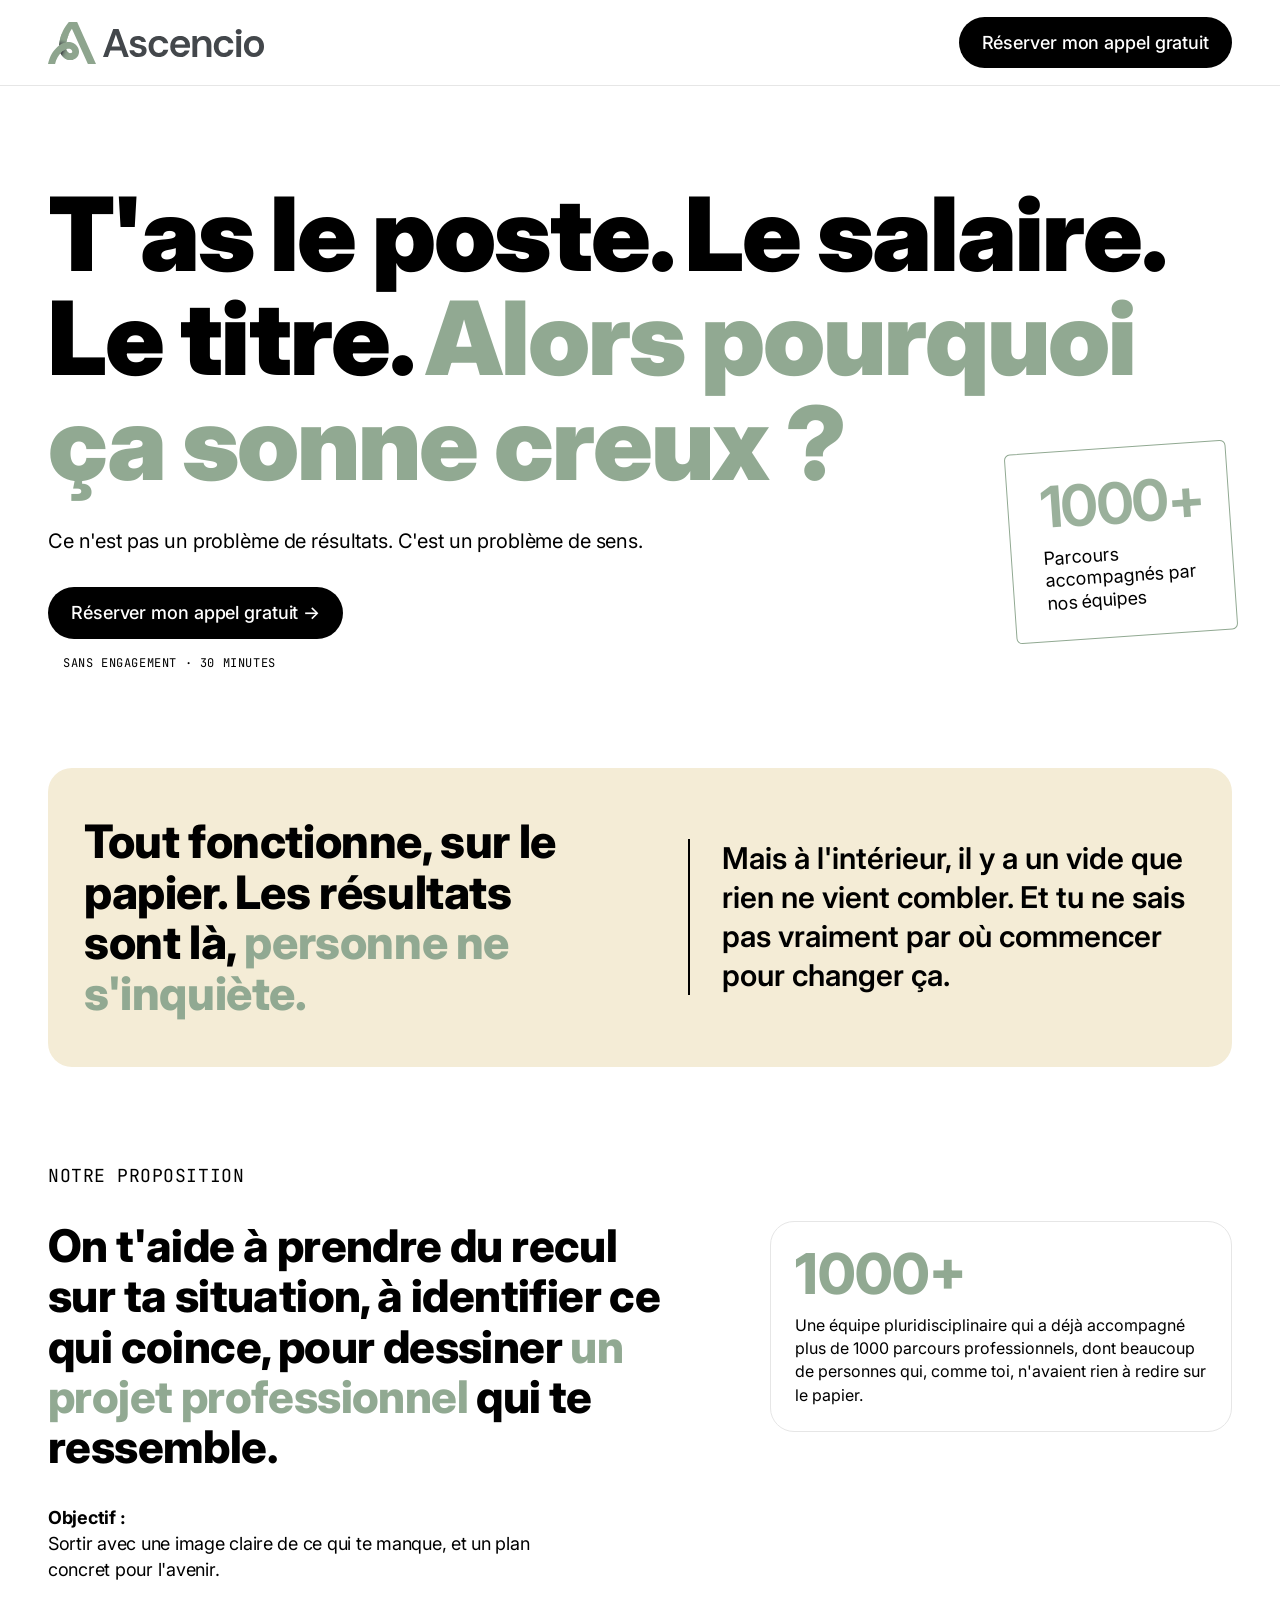
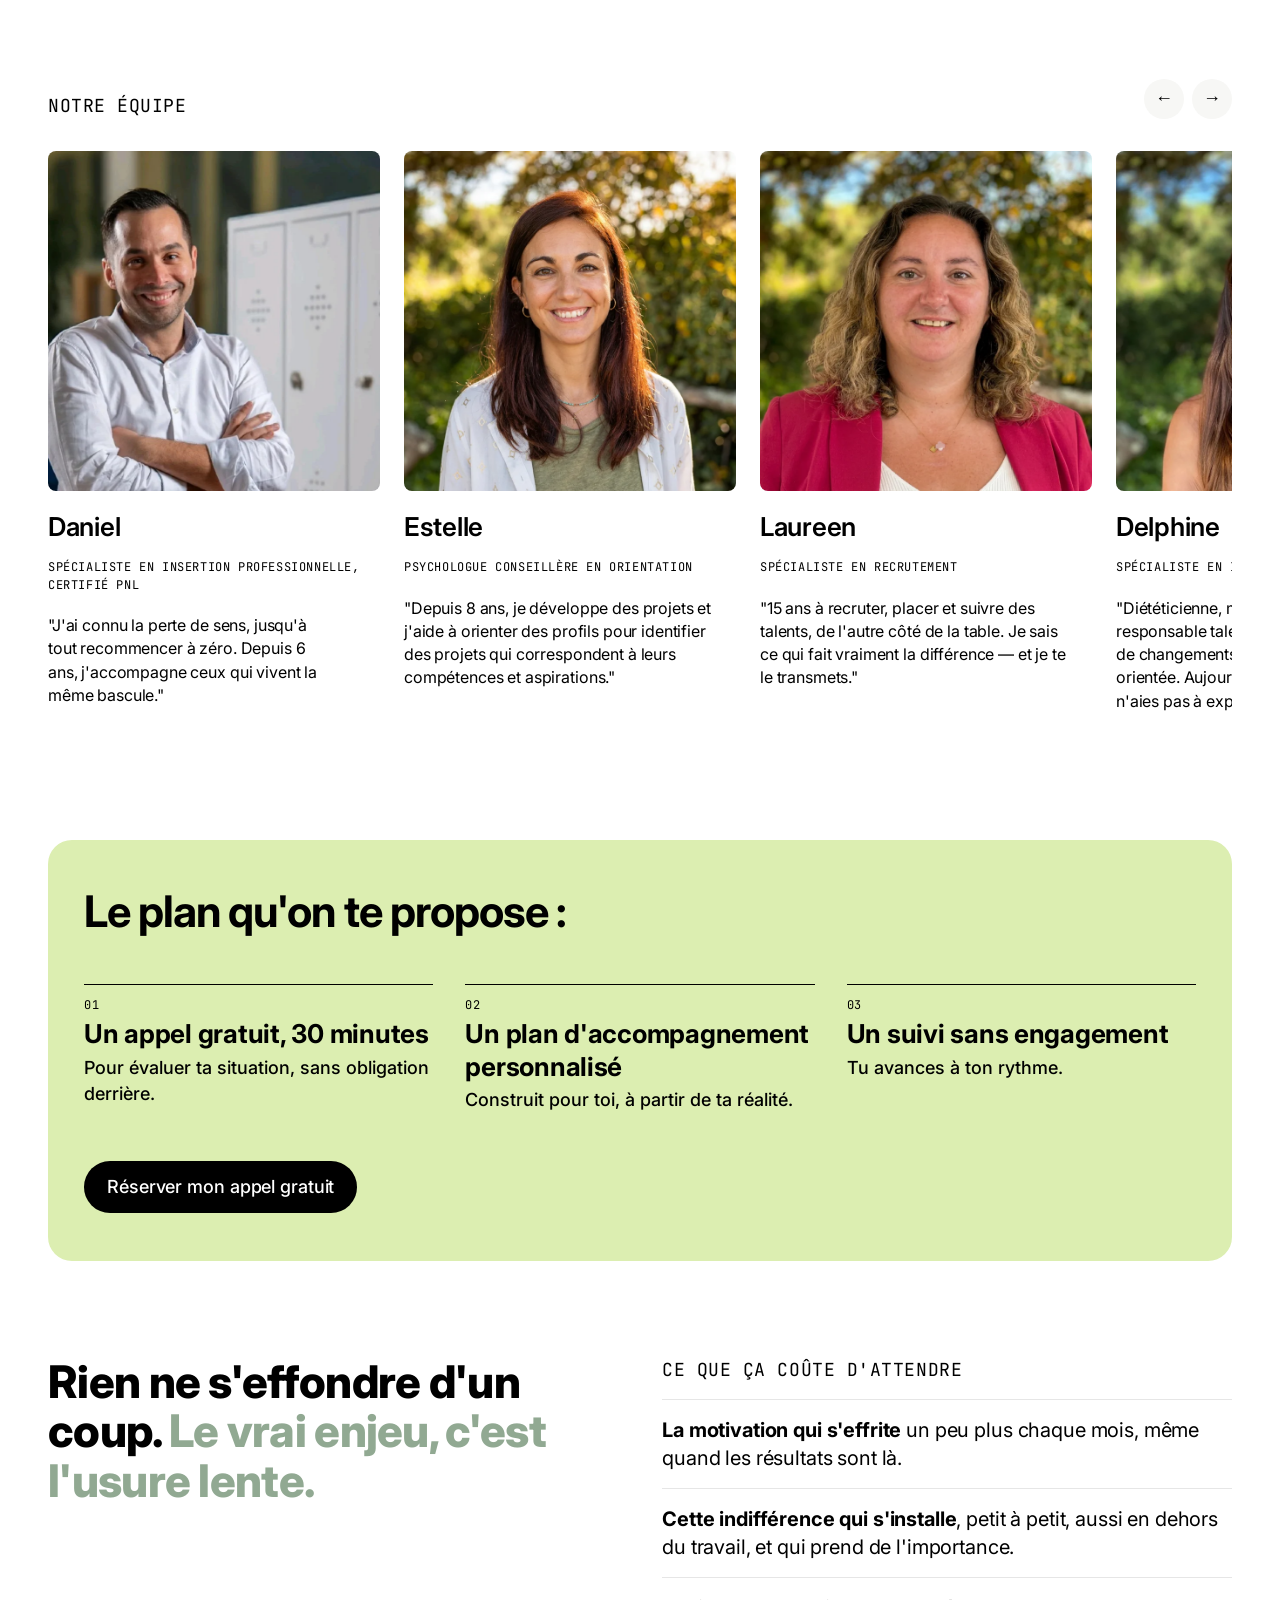
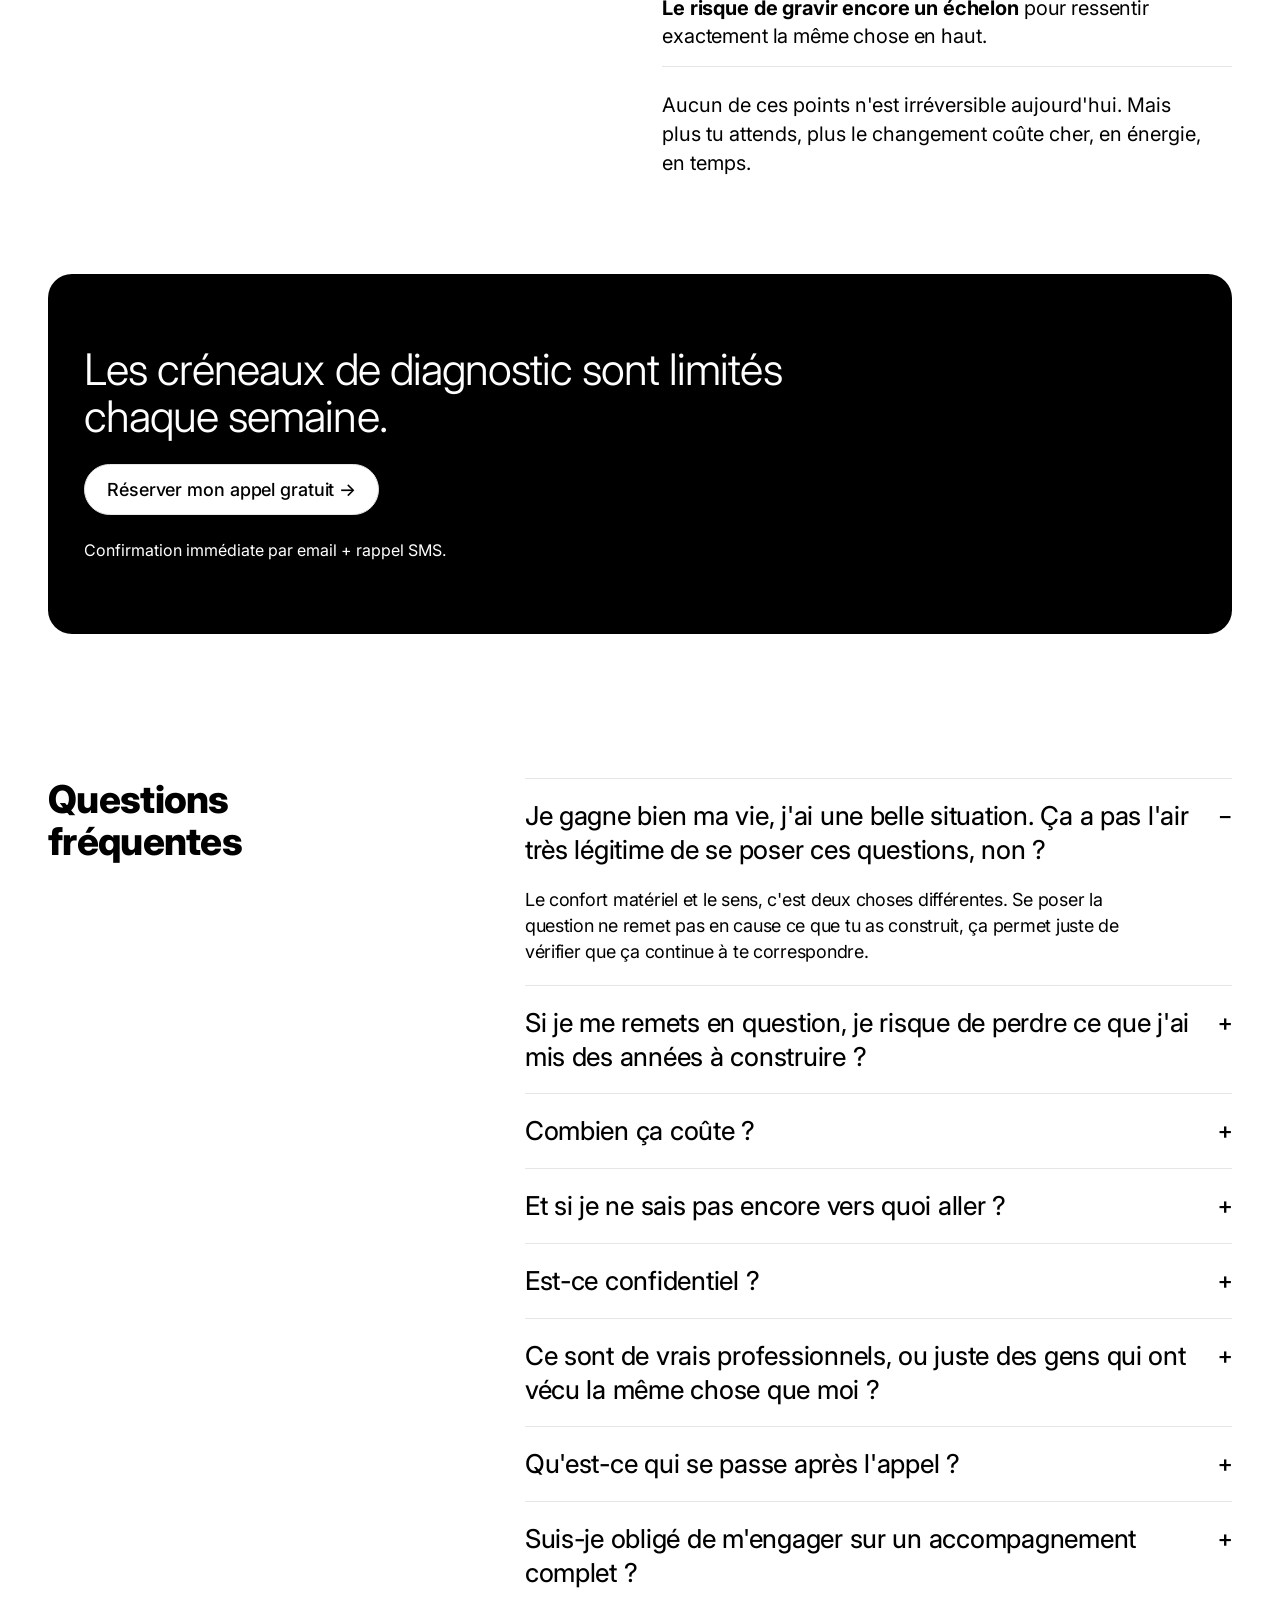
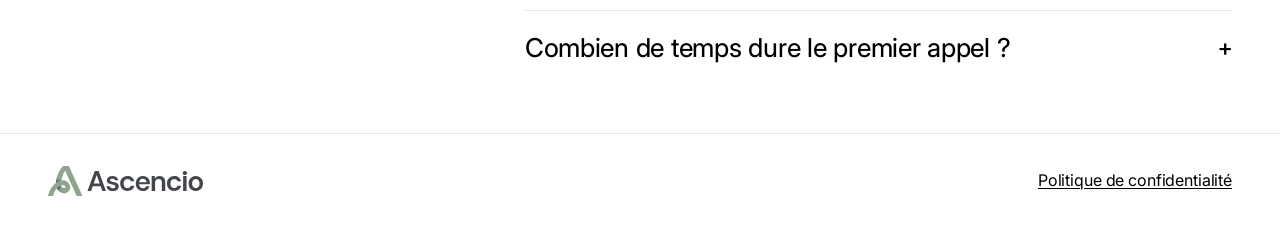
<file: un-probleme-de-sens/index.html>
<!doctype html>
<html lang="fr">
<head>
<meta charset="utf-8">
<meta name="viewport" content="width=device-width, initial-scale=1">

<!-- Google Tag Manager container GTM-M7S3R6W7.
     Facebook Pixel and Google Analytics are configured as tags INSIDE
     this container (in the GTM web UI), not hardcoded here. -->
<script>(function(w,d,s,l,i){w[l]=w[l]||[];w[l].push({'gtm.start':
new Date().getTime(),event:'gtm.js'});var f=d.getElementsByTagName(s)[0],
j=d.createElement(s),dl=l!='dataLayer'?'&l='+l:'';j.async=true;j.src=
'https://www.googletagmanager.com/gtm.js?id='+i+dl;f.parentNode.insertBefore(j,f);
})(window,document,'script','dataLayer','GTM-M7S3R6W7');</script>
<!-- End Google Tag Manager -->

<title>Ascencio — Alors pourquoi ça sonne creux ?</title>
<meta name="description" content="Ce n'est pas un problème de résultats. C'est un problème de sens. Un appel gratuit de 30 minutes pour sortir avec une image claire de ce qui te manque.">

<meta property="og:type" content="website">
<meta property="og:title" content="Ascencio — Alors pourquoi ça sonne creux ?">
<meta property="og:description" content="Ce n'est pas un problème de résultats. C'est un problème de sens. Un appel gratuit de 30 minutes pour sortir avec une image claire de ce qui te manque.">
<meta property="og:image" content="../assets/images/team/estelle.webp">
<meta name="twitter:card" content="summary_large_image">

<!-- Fonts: preconnected + swapped in so first paint never blocks on them -->
<link rel="preconnect" href="https://fonts.googleapis.com">
<link rel="preconnect" href="https://fonts.gstatic.com" crossorigin>
<link rel="stylesheet" href="https://fonts.googleapis.com/css2?family=Inter:opsz,wght@14..32,100..900&family=JetBrains+Mono:wght@100..800&display=swap">

<link rel="icon" href="../assets/images/favicon.svg" type="image/svg+xml">
<link rel="icon" href="../assets/images/favicon-32.png" type="image/png" sizes="32x32">
<link rel="apple-touch-icon" href="../assets/images/apple-touch-icon.png">

<link rel="stylesheet" href="../assets/css/tokens.css">
<link rel="stylesheet" href="../assets/css/components.css">
</head>
<body>
<!-- Google Tag Manager (noscript) -->
<noscript><iframe src="https://www.googletagmanager.com/ns.html?id=GTM-M7S3R6W7" height="0" width="0" style="display:none;visibility:hidden"></iframe></noscript>
<!-- End Google Tag Manager (noscript) -->

<header class="site-header">
  <div class="header-inner container">
    <img class="logo" src="../assets/images/logo-ascensio.svg" width="217" height="42" alt="Ascensio">
    <a class="btn btn-primary" href="/reserver/" data-cta="reserver">Réserver mon appel gratuit</a>
  </div>
</header>

<main>

  <!-- ===== Hero ===== -->
  <section class="hero" data-component="hero">
    <div class="container">
      <h1 class="hero-title hero-title--lg">T'as le poste. Le salaire. Le titre. <span class="accent">Alors pourquoi ça sonne creux ?</span></h1>
      <p class="hero-sub">Ce n'est pas un problème de résultats. C'est un problème de sens.</p>
      <div class="hero-actions">
        <div class="hero-cta-col">
          <a class="btn btn-primary btn-block" href="/reserver/" data-cta="reserver">Réserver mon appel gratuit →</a>
          <span class="hero-reassurance">Sans engagement · 30 minutes</span>
        </div>
        <div class="hero-stat">
          <span class="hero-stat-number">1000+</span>
          <span class="hero-stat-label">Parcours accompagnés par nos équipes</span>
        </div>
      </div>
    </div>
  </section>
  <div data-sticky-sentinel aria-hidden="true"></div>

  <!-- ===== Mirror: problem framing (no consequences list for this theme — pull-quote instead) ===== -->
  <section data-component="mirror">
    <div class="container">
      <div class="color-block color-block--cream">
        <div class="mirror-grid mirror-grid--center">
          <div>
            <h2 class="mirror-title">Tout fonctionne, sur le papier. Les résultats sont là, <span class="accent">personne ne s'inquiète.</span></h2>
          </div>
          <blockquote class="mirror-quote">Mais à l'intérieur, il y a un vide que rien ne vient combler. Et tu ne sais pas vraiment par où commencer pour changer ça.</blockquote>
        </div>
      </div>
    </div>
  </section>

  <!-- ===== Proposition ===== -->
  <section class="proposition" data-component="proposition">
    <div class="container">
      <div class="proposition-eyebrow">Notre proposition</div>
      <div class="proposition-grid">
        <div>
          <h2 class="proposition-title">On t'aide à prendre du recul sur ta situation, à identifier ce qui coince, pour dessiner <span class="accent">un projet professionnel</span> qui te ressemble.</h2>
          <p class="proposition-goal"><strong>Objectif :</strong><br>Sortir avec une image claire de ce qui te manque, et un plan concret pour l'avenir.</p>
        </div>
        <div class="proposition-card">
          <div class="stat-number">1000+</div>
          <p>Une équipe pluridisciplinaire qui a déjà accompagné plus de 1000 parcours professionnels, dont beaucoup de personnes qui, comme toi, n'avaient rien à redire sur le papier.</p>
        </div>
      </div>
    </div>
  </section>

  <!-- ===== Team ===== -->
  <section class="team" data-component="team" aria-label="Notre équipe">
    <div class="team-head container">
      <div class="team-eyebrow">Notre équipe</div>
      <div class="team-controls">
        <button type="button" class="icon-btn" data-rail-prev aria-label="Profil précédent">←</button>
        <button type="button" class="icon-btn" data-rail-next aria-label="Profil suivant">→</button>
      </div>
    </div>
    <div class="team-rail-outer">
    <div class="team-rail-mask">
    <ul class="team-rail" data-rail>
      <li class="team-card">
        <img class="team-photo" src="../assets/images/team/daniel.webp" width="780" height="780" alt="Daniel" loading="lazy" decoding="async">
        <div class="team-name">Daniel</div>
        <div class="team-role">Spécialiste en insertion professionnelle, certifié PNL</div>
        <p class="team-quote">"J'ai connu la perte de sens, jusqu'à tout recommencer à zéro. Depuis 6 ans, j'accompagne ceux qui vivent la même bascule."</p>
      </li>
      <li class="team-card">
        <img class="team-photo" src="../assets/images/team/estelle.webp" width="780" height="780" alt="Estelle" loading="lazy" decoding="async">
        <div class="team-name">Estelle</div>
        <div class="team-role">Psychologue conseillère en orientation</div>
        <p class="team-quote">"Depuis 8 ans, je développe des projets et j'aide à orienter des profils pour identifier des projets qui correspondent à leurs compétences et aspirations."</p>
      </li>
      <li class="team-card">
        <img class="team-photo" src="../assets/images/team/laureen.webp" width="780" height="780" alt="Laureen" loading="lazy" decoding="async">
        <div class="team-name">Laureen</div>
        <div class="team-role">Spécialiste en recrutement</div>
        <p class="team-quote">"15 ans à recruter, placer et suivre des talents, de l'autre côté de la table. Je sais ce qui fait vraiment la différence — et je te le transmets."</p>
      </li>
      <li class="team-card">
        <img class="team-photo" src="../assets/images/team/delphine.webp" width="780" height="780" alt="Delphine" loading="lazy" decoding="async">
        <div class="team-name">Delphine</div>
        <div class="team-role">Spécialiste en insertion professionnelle</div>
        <p class="team-quote">"Diététicienne, manager événementiel, responsable talents : ma carrière a été faite de changements faute d'avoir été bien orientée. Aujourd'hui, je m'assure que toi, tu n'aies pas à expérimenter mon vécu."</p>
      </li>
      <li class="team-card">
        <img class="team-photo" src="../assets/images/team/alexandre.webp" width="780" height="780" alt="Alexandre" loading="lazy" decoding="async">
        <div class="team-name">Alexandre</div>
        <div class="team-role">Psychologue conseiller en orientation</div>
        <p class="team-quote">"Mon parcours professionnel a commencé à 14 ans et m’a appris qu’une trajectoire n’est jamais toute tracée. Aujourd’hui, j’aide chacun à questionner ses choix, à trouver du sens et à construire un projet qui lui ressemble."</p>
      </li>
    </ul>
    </div>
    </div>
  </section>

  <!-- ===== Plan ===== -->
  <section data-component="plan">
    <div class="container">
      <div class="color-block color-block--lime">
        <h2 class="plan-title">Le plan qu'on te propose :</h2>
        <ol class="plan-list">
          <li class="plan-item">
            <span class="plan-num">01</span>
            <strong>Un appel gratuit, 30 minutes</strong>
            <span>Pour évaluer ta situation, sans obligation derrière.</span>
          </li>
          <li class="plan-item">
            <span class="plan-num">02</span>
            <strong>Un plan d'accompagnement personnalisé</strong>
            <span>Construit pour toi, à partir de ta réalité.</span>
          </li>
          <li class="plan-item">
            <span class="plan-num">03</span>
            <strong>Un suivi sans engagement</strong>
            <span>Tu avances à ton rythme.</span>
          </li>
        </ol>
        <div class="plan-cta">
          <a class="btn btn-primary btn-block" href="/reserver/" data-cta="reserver">Réserver mon appel gratuit</a>
        </div>
      </div>
    </div>
  </section>

  <!-- ===== Cost of waiting ===== -->
  <section class="cost" data-component="cost">
    <div class="container">
      <div class="cost-grid">
        <div>
          <h2 class="cost-title">Rien ne s'effondre d'un coup. <span class="accent">Le vrai enjeu, c'est l'usure lente.</span></h2>
        </div>
        <div>
          <div class="cost-eyebrow">Ce que ça coûte d'attendre</div>
          <div class="cost-list">
            <div><strong>La motivation qui s'effrite</strong> un peu plus chaque mois, même quand les résultats sont là.</div>
            <div><strong>Cette indifférence qui s'installe</strong>, petit à petit, aussi en dehors du travail, et qui prend de l'importance.</div>
            <div><strong>Le risque de gravir encore un échelon</strong> pour ressentir exactement la même chose en haut.</div>
          </div>
          <p class="cost-note">Aucun de ces points n'est irréversible aujourd'hui. Mais plus tu attends, plus le changement coûte cher, en énergie, en temps.</p>
        </div>
      </div>
    </div>
  </section>

  <!-- ===== Scarcity / secondary CTA ===== -->
  <section class="scarcity-section" data-component="scarcity">
    <div class="container">
      <div class="color-block color-block--dark scarcity">
        <h2 class="scarcity-title">Les créneaux de diagnostic sont limités chaque semaine.</h2>
        <a class="btn btn-secondary btn-block" href="/reserver/" data-cta="reserver">Réserver mon appel gratuit →</a>
        <div class="scarcity-note">Confirmation immédiate par email + rappel SMS.</div>
      </div>
    </div>
  </section>

  <!-- ===== FAQ ===== -->
  <section class="faq" data-component="faq">
    <div class="container">
      <div class="faq-grid">
        <h2 class="faq-title">Questions fréquentes</h2>
        <div class="faq-list">
          <details class="faq-item" open>
            <summary>Je gagne bien ma vie, j'ai une belle situation. Ça a pas l'air très légitime de se poser ces questions, non ?</summary>
            <p>Le confort matériel et le sens, c'est deux choses différentes. Se poser la question ne remet pas en cause ce que tu as construit, ça permet juste de vérifier que ça continue à te correspondre.</p>
          </details>
          <details class="faq-item">
            <summary>Si je me remets en question, je risque de perdre ce que j'ai mis des années à construire ?</summary>
            <p>Pas forcément. La plupart des personnes accompagnées gardent une bonne partie de ce qu'elles ont construit, elles l'utilisent juste autrement. Le premier appel sert justement à orienter les besoins et identifier certaines craintes.</p>
          </details>
          <details class="faq-item">
            <summary>Combien ça coûte ?</summary>
            <p>Ça dépend de ce dont tu as besoin, c'est justement ce que le premier appel permet de clarifier. Nos accompagnements démarrent à 150.–/h.</p>
          </details>
          <details class="faq-item">
            <summary>Et si je ne sais pas encore vers quoi aller ?</summary>
            <p>C'est justement le rôle de l'appel de 30 minutes : clarifier avant de décider.</p>
          </details>
          <details class="faq-item">
            <summary>Est-ce confidentiel ?</summary>
            <p>Oui, entièrement. Rien n'est partagé.</p>
          </details>
          <details class="faq-item">
            <summary>Ce sont de vrais professionnels, ou juste des gens qui ont vécu la même chose que moi ?</summary>
            <p>Les deux à la fois. Chacun est sélectionné pour sa formation certifiée mais aussi pour son vécu personnel qui vient enrichir l'accompagnement, pas le remplacer.</p>
          </details>
          <details class="faq-item">
            <summary>Qu'est-ce qui se passe après l'appel ?</summary>
            <p>Une lecture claire de ta situation, et, si ça a du sens, une proposition adaptée d'accompagnement. Aucune obligation.</p>
          </details>
          <details class="faq-item">
            <summary>Suis-je obligé de m'engager sur un accompagnement complet ?</summary>
            <p>Non. Chaque accompagnement est sans engagement.</p>
          </details>
          <details class="faq-item">
            <summary>Combien de temps dure le premier appel ?</summary>
            <p>30 minutes, sans engagement.</p>
          </details>
        </div>
      </div>
    </div>
  </section>

</main>

<footer class="site-footer">
  <div class="container footer-inner">
    <img class="logo" src="../assets/images/logo-ascensio.svg" width="150" height="29" alt="Ascensio">
    <div class="footer-meta">
      <a class="footer-link" href="../politique-confidentialite/">Politique de confidentialité</a>
    </div>
  </div>
</footer>

<div class="sticky-cta" data-sticky-cta>
  <span>Réserver mon appel gratuit</span>
  <a class="btn btn-primary" href="/reserver/" data-cta="reserver">Réserver</a>
</div>

<div class="cookie-notice" data-cookie-notice hidden>
  <button type="button" class="cookie-notice-close" data-cookie-close aria-label="Fermer">×</button>
  <p class="cookie-notice-text">Ce site utilise des cookies pour améliorer votre expérience et mesurer notre audience.</p>
  <div class="cookie-notice-actions">
    <a class="cookie-notice-link" href="../politique-confidentialite/">En savoir plus</a>
    <button type="button" class="cookie-notice-accept" data-cookie-accept>Compris</button>
  </div>
</div>

<script src="../assets/js/main.js" defer></script>
</body>
</html>
</file>
<file: assets/css/tokens.css>
/* Design tokens — generated from the Figma marketing design system export.
   Shared by every variant; edit here to restyle all landing pages at once. */
:root {
  /* color */
  --black: #000000;
  --white: #ffffff;
  --gray-e6: #e6e6e6;
  --gray-f7: #f7f7f5;
  --lime: #dceeb1;
  --lilac: #c5b0f4;
  --cream: #f4ecd6;
  --pink: #efd4d4;
  --mint: #c8e6cd;
  --coral: #f3c9b6;
  --navy: #1f1d3d;
  --brand: #91a992; /* sage accent used for headline highlights, stat numbers, hover state */

  --ink: var(--black);
  --canvas: var(--white);
  --inverse-ink: var(--white);
  --hairline: var(--gray-e6);
  --surface-soft: var(--gray-f7);
  --border-card: var(--hairline);

  --block-lime: var(--lime);
  --block-lilac: var(--lilac);
  --block-cream: var(--cream);
  --block-pink: var(--pink);
  --block-mint: var(--mint);
  --block-coral: var(--coral);
  --block-navy: var(--navy);

  /* type */
  --font-sans: "Inter", system-ui, -apple-system, sans-serif;
  --font-mono: "JetBrains Mono", ui-monospace, "SF Mono", monospace;

  --fs-display-lg: 64px; --lh-display-lg: 1.1; --ls-display-lg: -0.96px; --fw-display-lg: 700;
  --fs-headline: 26px; --lh-headline: 1.3; --ls-headline: -0.26px; --fw-headline: 600;
  --fs-subhead: 26px; --lh-subhead: 1.35; --ls-subhead: -0.26px; --fw-subhead: 450;
  --fs-card-title: 24px;
  --fs-body-lg: 20px; --lh-body-lg: 1.4; --ls-body-lg: -0.14px; --fw-body-lg: 400;
  --fs-body: 18px; --lh-body: 1.45; --ls-body: -0.26px; --fw-body: 400;
  --fs-body-sm: 16px; --lh-body-sm: 1.45; --ls-body-sm: -0.14px;
  --fs-button: 18px; --lh-button: 1.4; --ls-button: -0.1px; --fw-button: 500;
  --fs-eyebrow: 18px; --ls-eyebrow: 0.54px;
  --fs-caption: 12px; --ls-caption: 0.6px;

  /* space */
  --space-hair: 1px; --space-xxs: 4px; --space-xs: 8px; --space-sm: 12px; --space-md: 16px;
  --space-lg: 24px; --space-xl: 32px; --space-xxl: 48px; --space-section: 96px;

  --container-max: 1280px;
  --gutter-desktop: 48px;
  --gutter-mobile: 20px;
  --pad-block: 48px;
  --pad-card: 24px;

  /* shape / motion */
  --radius-md: 8px;
  --radius-lg: 24px;
  --radius-pill: 50px;
  --radius-full: 9999px;
  --ease-out: cubic-bezier(.2, .6, .2, 1);
  --dur-fast: 160ms;
  --dur-base: 280ms;

  /* breakpoint value for JS (kept in sync with the media query below) */
  --bp-mobile: 720px;
}
</file>
<file: assets/css/components.css>
/* Component library shared by every variant's index.html.
   Mobile-first: base rules target the phone layout used inside the
   Instagram/Facebook in-app browser; the single breakpoint below scales
   up to the desktop layout. Keeping one breakpoint (instead of separate
   mobile/desktop templates) is what makes a section reusable as one
   component across variants. */

/* ---------- base ---------- */
*, *::before, *::after { box-sizing: border-box; }
html { -webkit-text-size-adjust: 100%; }
body {
  margin: 0;
  background: var(--canvas);
  color: var(--ink);
  font-family: var(--font-sans);
  font-size: var(--fs-body);
  line-height: var(--lh-body);
  -webkit-font-smoothing: antialiased;
}
h1, h2, p, ol, ul { margin: 0; }
a { color: var(--ink); text-decoration: none; }
img { display: block; max-width: 100%; }
p { text-wrap: pretty; }
.accent { color: var(--brand); }

.container {
  max-width: var(--container-max);
  margin: 0 auto;
  padding: 0 var(--gutter-mobile);
}
@media (min-width: 721px) {
  .container { padding: 0 var(--gutter-desktop); }
}

/* ---------- buttons ---------- */
.btn {
  display: inline-flex;
  align-items: center;
  justify-content: center;
  gap: var(--space-xs);
  min-height: 48px;
  padding: 12px 22px;
  border: 1px solid transparent;
  border-radius: var(--radius-pill);
  font-family: var(--font-sans);
  font-size: var(--fs-button);
  font-weight: var(--fw-button);
  line-height: var(--lh-button);
  letter-spacing: var(--ls-button);
  white-space: nowrap;
  cursor: pointer;
  text-decoration: none;
  transition: background-color var(--dur-base) var(--ease-out),
              color var(--dur-base) var(--ease-out),
              border-color var(--dur-base) var(--ease-out);
}
.btn-primary { background: var(--ink); color: var(--canvas); }
.btn-secondary { background: var(--canvas); color: var(--ink); border-color: var(--border-card); }
.btn:hover, .btn:focus-visible { background: var(--brand); color: #fff; border-color: var(--brand); }
.btn-block { width: auto; }

.icon-btn {
  width: 40px;
  height: 40px;
  flex: none;
  display: inline-flex;
  align-items: center;
  justify-content: center;
  border: none;
  border-radius: var(--radius-full);
  background: var(--surface-soft);
  color: var(--ink);
  cursor: pointer;
  font-size: 18px;
}
.icon-btn:hover, .icon-btn:focus-visible { background: var(--brand); color: #fff; }

/* ---------- color block ---------- */
.color-block {
  border-radius: var(--radius-lg);
  padding: 32px;
}
@media (min-width: 721px) {
  .color-block { padding: 24px 36px; }
}
.color-block--lime { background: var(--block-lime); }
.color-block--cream { background: var(--block-cream); }
.color-block--lime, .color-block--cream { padding-top: 32px; padding-bottom: 32px; }
@media (min-width: 721px) {
  .color-block--lime, .color-block--cream { padding-top: 48px; padding-bottom: 48px; }
}
.color-block--mint { background: var(--block-mint); }
.color-block--pink { background: var(--block-pink); }
.color-block--lilac { background: var(--block-lilac); }
.color-block--coral { background: var(--block-coral); }
.color-block--dark { background: var(--ink); color: var(--inverse-ink); }

/* ---------- header ---------- */
.site-header {
  position: sticky;
  top: 0;
  z-index: 20;
  height: 60px;
  background: var(--canvas);
  border-bottom: var(--space-hair) solid var(--hairline);
}
.header-inner { display: flex; align-items: center; justify-content: space-between; gap: var(--space-md); height: 100%; }
.site-header .logo { height: 30px; width: auto; }
.site-header .btn { display: none; }
@media (min-width: 721px) {
  .site-header { height: 86px; }
  .site-header .logo { height: 42px; }
  .site-header .btn { display: inline-flex; }
}

/* ---------- hero ---------- */
.hero { padding: var(--space-xxl) 0; }
.hero-title {
  font-size: 34px;
  font-weight: 800;
  line-height: 1.08;
  letter-spacing: -0.7px;
}
.hero-sub {
  margin-top: var(--space-lg);
  max-width: 60em;
  font-size: var(--fs-body);
  line-height: var(--lh-body-lg);
  letter-spacing: var(--ls-body);
}
.hero-actions {
  margin-top: var(--space-xl);
  display: flex;
  flex-direction: column;
  align-items: flex-start;
  gap: var(--space-md);
}
.hero-cta-col { display: flex; flex-direction: column; align-items: flex-start; gap: var(--space-md); }
.hero-reassurance {
  font-family: var(--font-mono);
  font-size: var(--fs-caption);
  letter-spacing: var(--ls-caption);
  text-transform: uppercase;
}
.hero-stat {
  margin-top: var(--space-xl);
  display: flex;
  align-items: center;
  gap: var(--space-md);
  padding: 16px var(--space-lg);
  background: var(--canvas);
  border: 1px solid var(--brand);
  border-radius: var(--radius-lg);
}
.hero-stat-number { flex: none; font-size: 44px; font-weight: 800; line-height: 1; letter-spacing: -1px; color: var(--brand); }
.hero-stat-label { font-size: var(--fs-body-sm); font-weight: 600; line-height: 1.25; }

@media (min-width: 721px) {
  .hero { padding: var(--space-section) 0; }
  .hero-title { max-width: 16em; font-size: clamp(40px, 5.2vw, 76px); font-weight: 900; line-height: 1.02; letter-spacing: -1.4px; }
  .hero-sub { max-width: min(52em, calc(100% - 300px)); font-size: var(--fs-body-lg); line-height: var(--lh-body-lg); letter-spacing: var(--ls-body-lg); margin-top: var(--space-xl); }
  .hero-actions {
    flex-direction: row;
    align-items: flex-start;
    justify-content: space-between;
    gap: var(--space-xxl);
  }
  .hero-reassurance { padding-left: 15px; }
  .hero-stat {
    flex: none;
    width: 222px;
    height: 190px;
    margin-top: -140px;
    padding: var(--space-xl);
    flex-direction: column;
    justify-content: center;
    align-items: flex-start;
    gap: var(--space-sm);
    border-radius: 6px;
    transform: rotate(-4deg);
  }
  .hero-stat-number { font-size: 57px; font-weight: 700; letter-spacing: -1.4px; color: rgba(145, 169, 146, 0.92); }
  .hero-stat-label { font-size: 18px; font-weight: 400; }
}

/* opt-in: scale up short hero titles instead of rendering them at baseline
   size — combine with .hero-title (class="hero-title hero-title--lg"),
   never replaces it, so pages with long titles are unaffected. */
.hero-title--lg { font-size: 44px; letter-spacing: -1px; }
@media (min-width: 721px) {
  .hero-title--lg { max-width: 20em; font-size: clamp(56px, 8vw, 108px); letter-spacing: -2px; }
}

/* ---------- mirror (problem framing) ---------- */
.mirror-grid {
  display: grid;
  gap: var(--space-xl);
  align-items: start;
}
.mirror-title { font-size: 28px; font-weight: 800; line-height: 1.1; letter-spacing: -0.4px; }
.mirror-body { margin-top: var(--space-lg); font-size: var(--fs-body-sm); line-height: var(--lh-body-sm); }
.mirror-eyebrow {
  font-family: var(--font-mono);
  font-size: 16px;
  letter-spacing: var(--ls-caption);
  text-transform: uppercase;
}
.mirror-list { list-style: none; margin: var(--space-md) 0 0; padding: 0; display: flex; flex-direction: column; gap: var(--space-md); }
.mirror-item {
  display: flex;
  flex-direction: column;
  gap: var(--space-xxs);
  padding-top: var(--space-sm);
  border-top: 1px solid var(--ink);
}
.mirror-num { font-family: var(--font-mono); font-size: var(--fs-caption); letter-spacing: var(--ls-caption); color: var(--brand); }
.mirror-item p { font-size: var(--fs-body-lg); font-weight: 600; line-height: 1.3; }

@media (min-width: 721px) {
  .mirror-grid { grid-template-columns: minmax(0, 1fr) minmax(0, 1fr); gap: var(--space-section); }
  .mirror-title { font-size: clamp(32px, 3.6vw, 48px); }
  .mirror-body { max-width: 24em; font-size: var(--fs-body-lg); line-height: var(--lh-body-lg); }
  .mirror-eyebrow { font-size: 15px; letter-spacing: 0.6px; }
  .mirror-list { margin-top: var(--space-lg); gap: var(--space-lg); }
}

/* opt-in: right column as a single pull-quote instead of a numbered list —
   for themes whose "méchant" framing is one statement, not several
   consequences. Use <blockquote class="mirror-quote"> in place of
   .mirror-eyebrow + .mirror-list; .mirror-grid itself is untouched. */
.mirror-quote {
  margin: 0;
  padding-left: var(--space-lg);
  border-left: 2px solid var(--ink);
  font-size: var(--fs-body-lg);
  font-weight: 600;
  line-height: 1.3;
}
@media (min-width: 721px) {
  .mirror-quote { align-self: center; padding-left: var(--space-xl); font-size: clamp(22px, 2.4vw, 30px); }
}
/* when a second .mirror-quote sits under the title in the left column
   (rather than standing alone as the right column), give it breathing
   room — the standalone right-column one relies on the grid gap instead. */
.mirror-title + .mirror-quote { margin-top: var(--space-md); border-left: none; padding-left: 0; }
@media (min-width: 721px) {
  .mirror-title + .mirror-quote { margin-top: var(--space-lg); padding-left: 0; }
}
/* opt-in: vertically center a short right column against the left column
   instead of top-aligning it (baseline .mirror-grid uses align-items:
   start, which suits a tall .mirror-list but strands a short .mirror-quote
   at the top on desktop). */
.mirror-grid--center { align-items: center; }

/* ---------- proposition ---------- */
.proposition { padding: var(--space-xxl) 0; }
.proposition-eyebrow {
  margin-bottom: var(--space-xl);
  font-family: var(--font-mono);
  font-size: 16px;
  letter-spacing: var(--ls-eyebrow);
  text-transform: uppercase;
}
.proposition-grid { display: grid; gap: var(--space-lg); align-items: start; }
.proposition-title { font-size: 30px; font-weight: 800; line-height: 1.15; letter-spacing: -0.4px; }
.proposition-goal { margin-top: var(--space-xl); font-size: var(--fs-body-sm); line-height: var(--lh-body-sm); }
.proposition-card {
  margin-top: var(--space-xl);
  padding: var(--space-lg);
  border: var(--space-hair) solid var(--border-card);
  border-radius: var(--radius-lg);
}
.proposition-card .stat-number { font-size: clamp(40px, 8vw, 64px); font-weight: 800; line-height: 1; color: var(--brand); }
.proposition-card p { margin-top: var(--space-sm); font-size: var(--fs-body-sm); line-height: var(--lh-body-sm); }

@media (min-width: 721px) {
  .proposition { padding: var(--space-section) 0 0; }
  .proposition-eyebrow { font-size: var(--fs-eyebrow); }
  .proposition-grid { grid-template-columns: minmax(0, 1.15fr) minmax(0, 0.85fr); gap: var(--space-section); }
  .proposition-title { max-width: 22em; font-size: 45px; line-height: 1.12; letter-spacing: -0.6px; }
  .proposition-goal { max-width: 30em; font-size: var(--fs-body); line-height: var(--lh-body); letter-spacing: var(--ls-body); }
  .proposition-card { margin-top: 0; padding: var(--pad-card); }
  .proposition-card .stat-number { font-size: clamp(48px, 4.4vw, 64px); }
}

/* ---------- team ---------- */
.team { padding: 0 0 var(--space-xxl); }
.team-head {
  display: flex;
  align-items: center;
  justify-content: space-between;
  gap: var(--space-md);
}
.team-eyebrow {
  font-family: var(--font-mono);
  font-size: 18px;
  letter-spacing: var(--ls-eyebrow);
  text-transform: uppercase;
}
.team-controls { display: flex; gap: var(--space-xs); }
.team-rail {
  list-style: none;
  margin: var(--space-lg) auto 0;
  display: flex;
  gap: var(--gutter-mobile);
  max-width: var(--container-max);
  padding: 0 var(--gutter-mobile) var(--space-md);
  overflow-x: auto;
  overscroll-behavior-x: contain;
  scroll-snap-type: x mandatory;
  scroll-padding-left: var(--gutter-mobile);
  scroll-padding-right: var(--gutter-mobile);
  scrollbar-width: none;
}
.team-rail::-webkit-scrollbar { display: none; }
.team-card {
  flex: 0 0 240px;
  min-width: 0;
  scroll-snap-align: start;
  display: flex;
  flex-direction: column;
  gap: var(--space-xxs);
  margin: 0;
}
.team-photo {
  width: 100%;
  height: 300px;
  border-radius: var(--radius-md);
  object-fit: cover;
  background: var(--surface-soft);
}
.team-name { margin-top: var(--space-xxs); font-size: var(--fs-body-lg); font-weight: 600; line-height: 1.2; }
.team-role {
  font-family: var(--font-mono);
  font-size: var(--fs-caption);
  letter-spacing: var(--ls-caption);
  text-transform: uppercase;
}
.team-quote { margin-top: 4px; font-size: 15px; line-height: 1.32; }

@media (min-width: 721px) {
  .team { padding: 0 0 var(--space-section); }
  .team-head { align-items: flex-end; margin-top: var(--space-section); }
  .team-eyebrow { font-size: var(--fs-eyebrow); }
  /* team-rail-outer reproduces .container's own max-width + padding formula
     exactly (rather than relying on auto-centering alone, which only works
     once the viewport is wide enough to make max-width the binding
     constraint) so the rail's content band lines up with every other
     section at ANY desktop width, not just at the 1280px ceiling. The mask
     then crops the rail to that same band with overflow:hidden, so the
     peeking card is cut off at the page's right margin, never past it. */
  .team-rail-outer {
    max-width: var(--container-max);
    margin: 0 auto;
    padding: 0 var(--gutter-desktop);
  }
  .team-rail-mask {
    overflow: hidden;
    margin-top: var(--space-xl);
  }
  .team-rail {
    max-width: none;
    padding: 0 0 var(--space-xs);
    margin-top: 0;
    gap: var(--space-lg);
    scroll-padding-left: 0;
    scroll-padding-right: 0;
  }
  .team-card { flex: 0 0 max(220px, calc((100% - 2 * var(--space-lg) - 140px) / 3)); gap: var(--space-md); }
  .team-photo { height: 340px; }
  .team-name { font-size: var(--fs-headline); line-height: 1.25; letter-spacing: var(--ls-headline); }
  .team-quote { font-size: var(--fs-body-sm); line-height: var(--lh-body-sm); letter-spacing: var(--ls-body-sm); }
}

/* ---------- plan ---------- */
.plan-title { font-size: 28px; font-weight: 700; line-height: 1.1; letter-spacing: -0.5px; }
.plan-list {
  margin: var(--space-xl) 0 0;
  padding: 0;
  list-style: none;
  display: flex;
  flex-direction: column;
  gap: var(--space-lg);
}
.plan-item {
  display: flex;
  flex-direction: column;
  gap: var(--space-xxs);
  padding-top: var(--space-sm);
  border-top: var(--space-hair) solid var(--ink);
}
.plan-num { font-family: var(--font-mono); font-size: var(--fs-caption); letter-spacing: var(--ls-caption); }
.plan-item strong { font-size: var(--fs-body-lg); font-weight: 700; line-height: 1.3; }
.plan-item span:last-child { font-size: var(--fs-body-sm); font-weight: 500; line-height: var(--lh-body-sm); }
.plan-cta { margin-top: var(--space-xl); }

@media (min-width: 721px) {
  .plan-title { max-width: 18em; font-size: clamp(32px, 3.4vw, 52px); line-height: 1.1; letter-spacing: var(--ls-display-lg); }
  .plan-list { gap: var(--space-xl); margin-top: var(--space-xxl); }
  .plan-item strong { font-size: var(--fs-headline); line-height: 1.25; letter-spacing: var(--ls-headline); }
  .plan-item span:last-child { font-size: var(--fs-body); }
  .plan-cta { margin-top: var(--space-xxl); }
}

/* the 3-across grid needs real width for the headline + description not to
   crowd each other — keep the single-column (mobile-style) layout through
   tablet widths (iPad included) and only switch to 3 columns on wide desktop */
@media (min-width: 1025px) {
  .plan-list { grid-template-columns: repeat(3, minmax(0, 1fr)); display: grid; }
}

/* ---------- cost of waiting ---------- */
.cost { padding: var(--space-xxl) 0; }
.cost-grid { display: grid; gap: var(--space-xl); }
.cost-eyebrow {
  font-family: var(--font-mono);
  font-size: 18px;
  letter-spacing: var(--ls-eyebrow);
  text-transform: uppercase;
}
.cost-title { margin-top: var(--space-md); max-width: 16em; font-size: 30px; font-weight: 800; line-height: 1.12; letter-spacing: -0.5px; }
/* when the title is alone in its column (no eyebrow above it there, e.g.
   because the eyebrow moved to the other column) it shouldn't inherit the
   top margin meant to clear that eyebrow — drop it so both columns start
   flush at the same line. */
.cost-title:first-child { margin-top: 0; }
.cost-list { display: flex; flex-direction: column; }
/* when the eyebrow sits in the list column instead of above the title
   (moved there per-page), give it the same breathing room it'd get above
   a title — .cost-title's own margin-top handles the usual case. */
.cost-eyebrow + .cost-list { margin-top: var(--space-md); }
.cost-list div { padding: var(--space-md) 0; font-size: var(--fs-body); line-height: var(--lh-body); border-top: var(--space-hair) solid var(--hairline); }
.cost-list div:last-child { border-bottom: var(--space-hair) solid var(--hairline); }
.cost-note { margin-top: var(--space-lg); font-size: var(--fs-body-sm); line-height: var(--lh-body-sm); }

@media (min-width: 721px) {
  .cost { padding: var(--space-section) 0; }
  .cost-eyebrow { font-size: var(--fs-eyebrow); }
  .cost-grid { grid-template-columns: minmax(0, 1fr) minmax(0, 1.1fr); gap: var(--space-section); }
  .cost-title { font-size: 45px; line-height: 1.1; letter-spacing: -0.7px; }
  .cost-list div { font-size: var(--fs-body-lg); line-height: var(--lh-body-lg); letter-spacing: var(--ls-body-lg); }
  .cost-note { font-size: 20px; }
}

/* ---------- scarcity / secondary CTA band ---------- */
.scarcity-section { padding-bottom: var(--space-xl); }
.scarcity { display: flex; flex-direction: column; align-items: flex-start; gap: var(--space-lg); }
.scarcity-title { max-width: 18em; font-size: 28px; font-weight: 340; line-height: 1.12; letter-spacing: -0.5px; }
.scarcity .btn-secondary { background: #fff; color: var(--ink); }
.scarcity-note { font-size: var(--fs-body-sm); line-height: var(--lh-body-sm); }

@media (min-width: 721px) {
  .scarcity-section { padding-bottom: var(--space-section); }
  .scarcity-title { font-size: clamp(32px, 3.4vw, 52px); line-height: 1.08; letter-spacing: var(--ls-display-lg); }
  .color-block.scarcity { padding-top: 72px; padding-bottom: 72px; }
}

/* ---------- FAQ ---------- */
.faq { padding: var(--space-xxl) 0; }
.faq-title { font-size: 28px; font-weight: 800; line-height: 1.14; letter-spacing: -0.5px; }
.faq-list { margin-top: var(--space-lg); display: flex; flex-direction: column; }
.faq-item { border-top: var(--space-hair) solid var(--hairline); }
.faq-item summary {
  list-style: none;
  display: flex;
  align-items: baseline;
  justify-content: space-between;
  gap: var(--space-md);
  padding: 20px 0;
  min-height: 44px;
  cursor: pointer;
  font-size: var(--fs-body);
  font-weight: 500;
  line-height: 1.35;
}
.faq-item summary::-webkit-details-marker { display: none; }
.faq-item summary::after {
  content: "+";
  flex: none;
  font-family: var(--font-mono);
  font-size: var(--fs-body-lg);
  line-height: 1;
}
.faq-item[open] summary::after { content: "–"; }
.faq-item p { padding-bottom: 20px; font-size: var(--fs-body-sm); line-height: var(--lh-body-sm); }

@media (min-width: 721px) {
  .faq-grid { display: grid; grid-template-columns: minmax(0, 0.7fr) minmax(0, 1.3fr); gap: var(--space-section); align-items: start; }
  .faq-title { font-size: clamp(28px, 3vw, 44px); line-height: 1.1; letter-spacing: -0.7px; }
  .faq-list { margin-top: 0; }
  .faq-item summary { font-size: var(--fs-subhead); font-weight: var(--fw-subhead); line-height: 1.3; letter-spacing: var(--ls-subhead); }
  .faq-item summary::after { font-size: var(--fs-card-title); }
  .faq-item p { max-width: 34em; font-size: var(--fs-body); line-height: var(--lh-body); letter-spacing: var(--ls-body); }
}

/* ---------- footer ---------- */
.site-footer {
  padding: var(--space-xl) 0;
  border-top: var(--space-hair) solid var(--hairline);
}
.footer-inner {
  display: flex;
  flex-direction: column;
  align-items: center;
  gap: var(--space-md);
}
.site-footer .logo { height: 26px; width: auto; }
.site-footer address { font-style: normal; text-align: center; font-size: var(--fs-body-sm); line-height: var(--lh-body-sm); letter-spacing: var(--ls-body-sm); }
.footer-meta { display: flex; flex-direction: column; align-items: center; gap: var(--space-xs); }
.footer-link { font-size: var(--fs-body-sm); letter-spacing: var(--ls-body-sm); text-decoration: underline; text-underline-offset: 2px; }

@media (min-width: 721px) {
  .footer-inner { flex-direction: row; align-items: center; justify-content: space-between; }
  .site-footer .logo { height: 30px; }
  .site-footer address { text-align: right; }
  .footer-meta { align-items: flex-end; }
}

/* ---------- legal / policy pages ---------- */
.legal { padding: var(--space-xxl) 0; }
.legal-title { font-size: 32px; font-weight: 800; line-height: 1.1; letter-spacing: -0.5px; }
.legal-updated { margin-top: var(--space-sm); font-family: var(--font-mono); font-size: var(--fs-caption); letter-spacing: var(--ls-caption); text-transform: uppercase; opacity: 0.6; }
.legal-content { margin-top: var(--space-xxl); max-width: 42em; }
.legal-content h2 { margin: var(--space-xxl) 0 var(--space-md); font-size: 20px; font-weight: 700; letter-spacing: -0.3px; }
.legal-content h2:first-child { margin-top: 0; }
.legal-content p { margin: 0 0 var(--space-md); font-size: var(--fs-body-sm); line-height: var(--lh-body-sm); }
.legal-content ul { margin: 0 0 var(--space-md); padding-left: 1.2em; font-size: var(--fs-body-sm); line-height: var(--lh-body-sm); }
.legal-content li { margin-bottom: var(--space-xs); }
.legal-content a { text-decoration: underline; text-underline-offset: 2px; }

@media (min-width: 721px) {
  .legal { padding: var(--space-section) 0; }
  .legal-title { font-size: 44px; }
  .legal-content h2 { font-size: 24px; }
}

/* ---------- sticky mobile CTA ---------- */
.sticky-cta {
  position: fixed;
  left: 0;
  right: 0;
  bottom: 0;
  z-index: 30;
  display: flex;
  align-items: center;
  justify-content: space-between;
  gap: var(--space-md);
  padding: var(--space-sm) var(--gutter-mobile) var(--space-md);
  background: var(--canvas);
  border-top: var(--space-hair) solid var(--hairline);
  transform: translateY(110%);
  opacity: 0;
  pointer-events: none;
  transition: transform var(--dur-base) var(--ease-out), opacity var(--dur-base) var(--ease-out);
}
.sticky-cta.is-visible { transform: translateY(0); opacity: 1; pointer-events: auto; }
.sticky-cta span { font-size: var(--fs-body-sm); font-weight: 500; }
.sticky-cta .btn { flex: none; min-height: 44px; padding: 10px 20px; }

/* the sticky bar can appear up to tablet widths (iPad included); reserve
   room at the foot of the page so it never overlaps the footer address */
@media (max-width: 1024px) {
  body { padding-bottom: 84px; }
}
@media (min-width: 1025px) {
  .sticky-cta { display: none; }
}

/* ---------- cookie notice ---------- */
.cookie-notice {
  position: fixed;
  right: var(--space-md);
  bottom: var(--space-md);
  z-index: 40;
  width: min(320px, calc(100vw - 2 * var(--space-md)));
  padding: var(--space-xl) var(--space-md) var(--space-md);
  background: var(--canvas);
  border: var(--space-hair) solid var(--hairline);
  border-radius: var(--radius-md);
  box-shadow: 0 12px 32px rgba(0, 0, 0, 0.12);
  transform: translateY(12px);
  opacity: 0;
  pointer-events: none;
  transition: transform var(--dur-base) var(--ease-out), opacity var(--dur-base) var(--ease-out);
}
.cookie-notice[hidden] { display: none; }
.cookie-notice.is-visible { transform: translateY(0); opacity: 1; pointer-events: auto; }
.cookie-notice-close {
  position: absolute;
  top: var(--space-xs);
  right: var(--space-xs);
  width: 24px;
  height: 24px;
  display: inline-flex;
  align-items: center;
  justify-content: center;
  border: none;
  border-radius: var(--radius-full);
  background: transparent;
  color: var(--ink);
  font-size: 16px;
  line-height: 1;
  cursor: pointer;
}
.cookie-notice-close:hover { background: var(--surface-soft); }
.cookie-notice-text { margin: 0; font-size: var(--fs-body-sm); line-height: var(--lh-body-sm); }
.cookie-notice-actions { margin-top: var(--space-md); display: flex; align-items: center; justify-content: space-between; gap: var(--space-md); }
.cookie-notice-link { font-size: var(--fs-caption); letter-spacing: var(--ls-caption); }
.cookie-notice-accept {
  flex: none;
  min-height: 36px;
  padding: 8px 16px;
  border: none;
  border-radius: var(--radius-pill);
  background: var(--ink);
  color: var(--canvas);
  font-family: var(--font-sans);
  font-size: 14px;
  font-weight: 600;
  cursor: pointer;
  transition: background-color var(--dur-base) var(--ease-out);
}
.cookie-notice-accept:hover { background: var(--brand); }

/* ---------- reserve page (/reserver/) ---------- */
.reserve { padding: var(--space-md) 10px var(--space-xl); }
.reserve-inner { max-width: 1000px; margin: 0 auto; }
.reserve-head { padding: 0 10px; text-align: center; }
.reserve-title {
  font-size: 26px;
  font-weight: 800;
  line-height: 1.15;
  letter-spacing: -0.5px;
  text-wrap: balance;
}
.reserve-reassurance {
  margin-top: var(--space-xs);
  font-family: var(--font-mono);
  font-size: var(--fs-caption);
  letter-spacing: var(--ls-caption);
  text-transform: uppercase;
}
.reserve-calendar { position: relative; margin-top: var(--space-md); min-height: 900px; }
.reserve-calendar .calendly-inline-widget { position: relative; z-index: 1; min-height: 900px; }
.reserve-loading {
  position: absolute;
  inset: 0;
  padding-top: 120px;
  text-align: center;
  font-family: var(--font-mono);
  font-size: var(--fs-caption);
  letter-spacing: var(--ls-caption);
  text-transform: uppercase;
  opacity: 0.55;
}
.reserve-calendar.is-loaded .reserve-loading { display: none; }
.site-footer .footer-inner--solo { justify-content: center; }
@media (min-width: 721px) {
  .reserve { padding: var(--space-xxl) var(--gutter-desktop) var(--space-section); }
  .reserve-title { font-size: clamp(32px, 3.6vw, 48px); letter-spacing: -1px; }
  .reserve-calendar { margin-top: var(--space-xl); min-height: 700px; }
  .reserve-calendar .calendly-inline-widget { min-height: 700px; }
}
</file>
